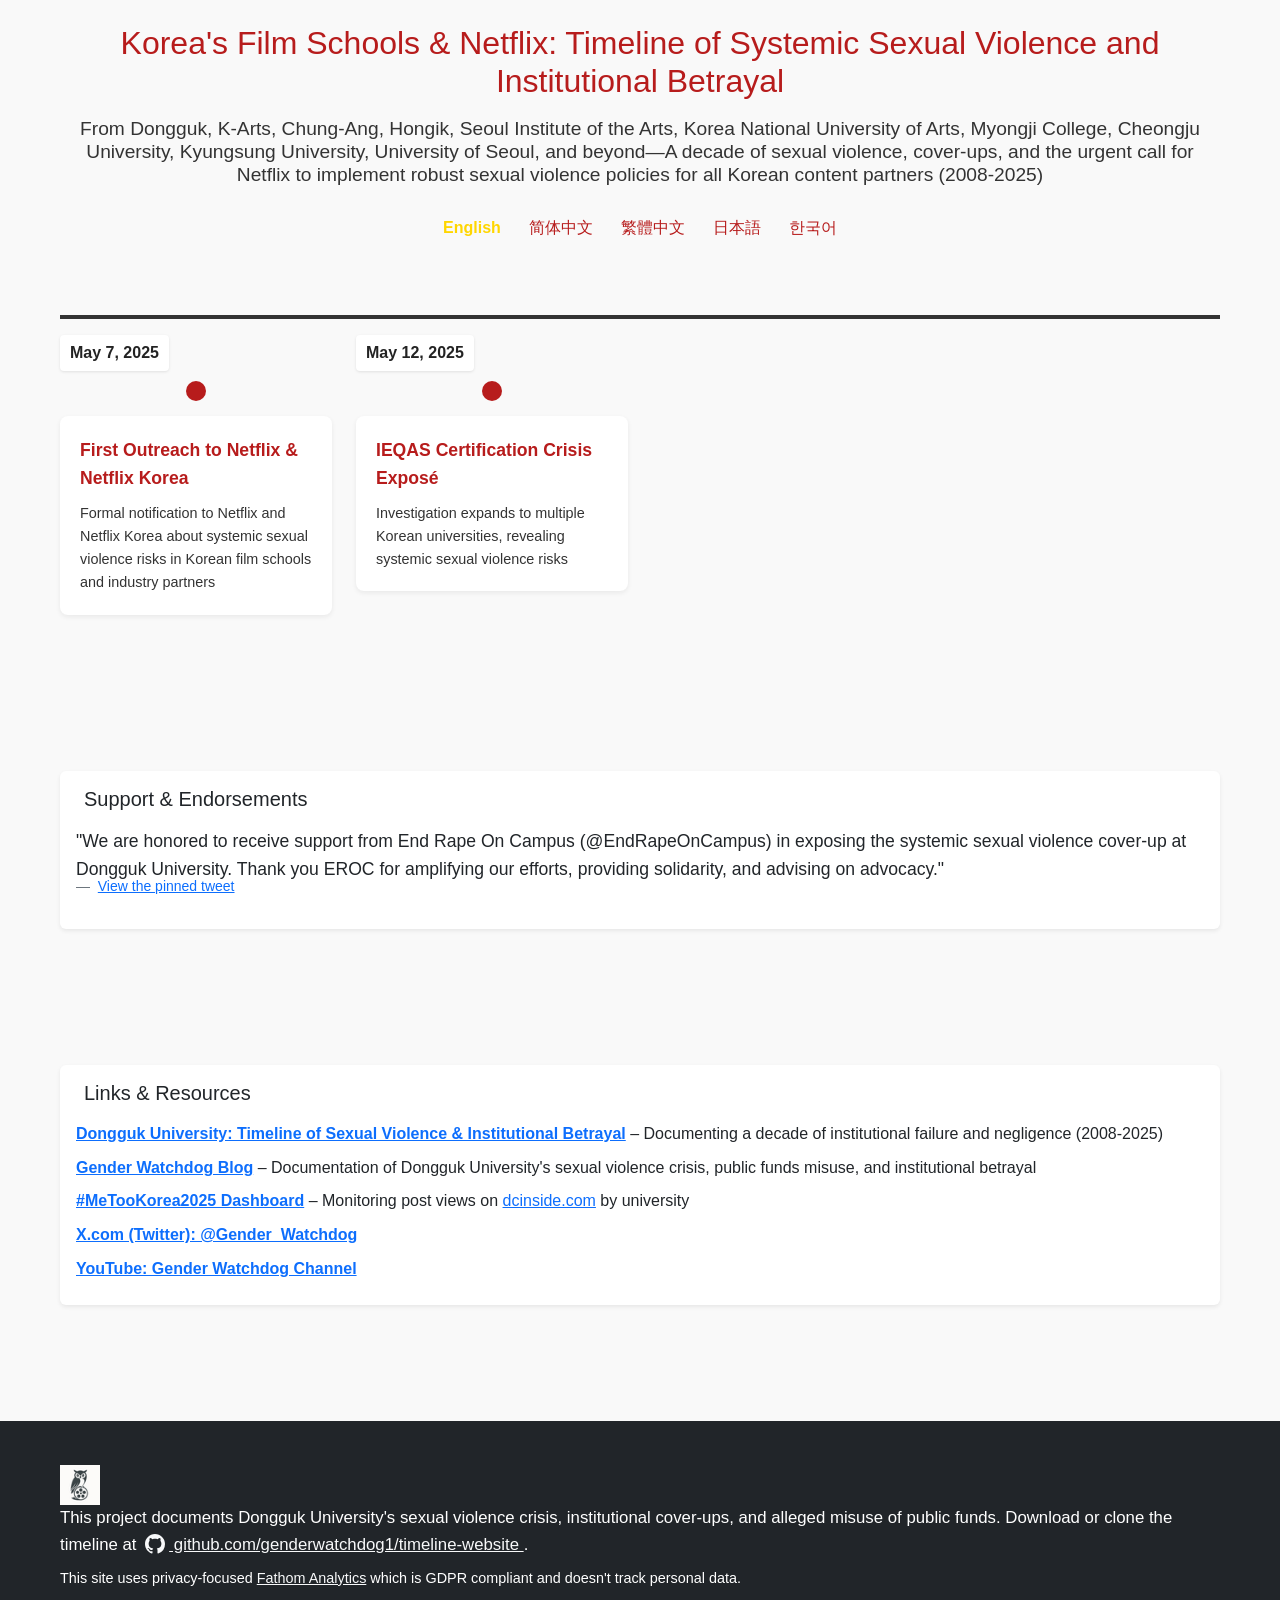
<file: index.html>
<!DOCTYPE html>
<html lang="en">
<head>
  <meta charset="UTF-8">
  <meta name="viewport" content="width=device-width, initial-scale=1.0">
  <title>Korea's Film Schools & Netflix: Timeline of Systemic Sexual Violence and Institutional Betrayal</title>
  <meta name="description" content="A decade of sexual violence, institutional betrayal, and public funds fraud across Dongguk, K-Arts, Chung-Ang, Hongik, Seoul Institute of the Arts, Korea National University of Arts, Myongji College, Cheongju University, Kyungsung University, University of Seoul, and more—exposing the urgent need for accountability in Korea's film education and Netflix's content industry.">
  <meta name="keywords" content="Dongguk University, sexual violence cases, sexual violence prevention, institutional negligence, university accountability, Korea sexual assault, Title IX violations, campus safety, university fraud allegations">
  <meta property="og:title" content="Korea's Film Schools & Netflix: Timeline of Systemic Sexual Violence and Institutional Betrayal">
  <meta property="og:description" content="A decade of sexual violence, institutional betrayal, and public funds fraud across Dongguk, K-Arts, Chung-Ang, Hongik, Seoul Institute of the Arts, Korea National University of Arts, Myongji College, Cheongju University, Kyungsung University, University of Seoul, and more—exposing the urgent need for accountability in Korea's film education and Netflix's content industry.">
  <meta property="og:type" content="website">
  <meta property="og:url" content="https://genderwatchdog1.github.io/timeline-website/index.html">
  <link rel="canonical" href="https://genderwatchdog1.github.io/timeline-website/index.html">
  <link rel="alternate" hreflang="en" href="https://genderwatchdog1.github.io/timeline-website/index.html">
  <link rel="alternate" hreflang="zh-CN" href="https://genderwatchdog1.github.io/timeline-website/timeline_zh_cn.html">
  <link rel="alternate" hreflang="zh-TW" href="https://genderwatchdog1.github.io/timeline-website/timeline_zh_tw.html">
  <link rel="alternate" hreflang="ja" href="https://genderwatchdog1.github.io/timeline-website/timeline_ja.html">
  <link rel="alternate" hreflang="ko" href="https://genderwatchdog1.github.io/timeline-website/timeline_ko.html">
  
  <!-- Fathom - beautiful, simple website analytics -->
  <script src="https://cdn.usefathom.com/script.js" data-site="OCSEXWRF" defer></script>
  <!-- / Fathom -->
  
  <!-- Favicon setup -->
  <link rel="icon" type="image/png" href="imgs/favicons/gender_watchdog_favicon_16x16.png" sizes="16x16">
  <link rel="icon" type="image/png" href="imgs/favicons/gender_watchdog_favicon_32x32.png" sizes="32x32">
  <link rel="icon" type="image/png" href="imgs/favicons/gender_watchdog_favicon_48x48.png" sizes="48x48">
  <link rel="icon" type="image/png" href="imgs/favicons/gender_watchdog_favicon_64x64.png" sizes="64x64">
  <link rel="icon" type="image/png" href="imgs/favicons/gender_watchdog_favicon_128x128.png" sizes="128x128">
  <link rel="apple-touch-icon" href="imgs/favicons/gender_watchdog_favicon_128x128.png">
  <!-- For IE -->
  <link rel="shortcut icon" href="imgs/favicons/gender_watchdog_favicon_32x32.png">
  
  <!-- Bootstrap CSS -->
  <link href="https://cdn.jsdelivr.net/npm/bootstrap@5.3.0/dist/css/bootstrap.min.css" rel="stylesheet">
  <link rel="stylesheet" href="css/timeline.css">
  <style>
    /* Page layout styles */
    html, body {
      height: 100%;
    }
    body {
      display: flex;
      flex-direction: column;
      min-height: 100vh;
    }
    .content {
      flex: 1 0 auto;
      display: flex;
      flex-direction: column;
    }
  </style>
</head>
<body>
  <!-- Main Content -->
  <div class="content">
    <div class="container py-4">
      <h1 class="text-center">Korea's Film Schools & Netflix: Timeline of Systemic Sexual Violence and Institutional Betrayal</h1>
      <h2 class="subtitle text-center mb-4">From Dongguk, K-Arts, Chung-Ang, Hongik, Seoul Institute of the Arts, Korea National University of Arts, Myongji College, Cheongju University, Kyungsung University, University of Seoul, and beyond—A decade of sexual violence, cover-ups, and the urgent call for Netflix to implement robust sexual violence policies for all Korean content partners (2008-2025)</h2>
    
      <div class="d-flex justify-content-center flex-wrap mb-4">
        <a href="index.html" class="language-link active mx-1">English</a>
        <a href="timeline_zh_cn.html" class="language-link mx-1">简体中文</a>
        <a href="timeline_zh_tw.html" class="language-link mx-1">繁體中文</a>
        <a href="timeline_ja.html" class="language-link mx-1">日本語</a>
        <a href="timeline_ko.html" class="language-link mx-1">한국어</a>
    </div>
    
    <div class="timeline-container">
        <div class="timeline">
          <!-- Timeline track (horizontal line or vertical line in mobile) -->
          <div class="timeline-track"></div>
          
          <!-- Timeline Events - All in a single row container -->
          <div class="row">
          <!-- May 7, 2025: First Outreach to Netflix and Netflix Korea -->
          <div class="col-xl-3 col-lg-4 col-md-6 col-12 mb-4">
            <div class="timeline-event" data-link="blog_posts/en/05072025_netflix_outreach.html">
              <div class="timeline-date">May 7, 2025</div>
              <div class="timeline-dot"></div>
              <div class="timeline-content">
                <div class="timeline-title">First Outreach to Netflix & Netflix Korea</div>
                <div class="timeline-snippet">Formal notification to Netflix and Netflix Korea about systemic sexual violence risks in Korean film schools and industry partners</div>
                <div class="timeline-tooltip">
                  <p>On May 6-7, 2025, the Gender Watchdog Research Collective sent urgent notifications to Netflix and Netflix Korea, warning of Title IX and reputational risks due to systemic sexual violence across Korean arts universities and their industry partners.</p>
                  <p>These emails documented the widespread nature of sexual violence in Korean film schools, the direct risk to Netflix's content partnerships, and the need for immediate compliance review.</p>
                  <p><strong>Available in:</strong></p>
                  <ul>
                    <li><a href="blog_posts/en/05072025_netflix_outreach.html" target="_blank">English</a></li>
                    <li><a href="blog_posts/zh_ch/05072025_netflix_outreach.html" target="_blank">简体中文</a></li>
                    <li><a href="blog_posts/zh_tw/05072025_netflix_outreach.html" target="_blank">繁體中文</a></li>
                    <li><a href="blog_posts/ja/05072025_netflix_outreach.html" target="_blank">日本語</a></li>
                    <li><a href="blog_posts/ko/05072025_netflix_outreach.html" target="_blank">한국어</a></li>
                  </ul>
                  <p class="tooltip-help">(Click the links above to read the full text)</p>
                </div>
              </div>
            </div>
          </div>
          <!-- May 12, 2025: IEQAS Exposé & Expanded Investigation -->
          <div class="col-xl-3 col-lg-4 col-md-6 col-12 mb-4">
            <div class="timeline-event" data-link="blog_posts/en/05152025_horizontal_ieqas.html">
              <div class="timeline-date">May 12, 2025</div>
              <div class="timeline-dot"></div>
              <div class="timeline-content">
                <div class="timeline-title">IEQAS Certification Crisis Exposé</div>
                <div class="timeline-snippet">Investigation expands to multiple Korean universities, revealing systemic sexual violence risks</div>
                <div class="timeline-tooltip">
                  <p>After government and university inaction for 34+ days, our investigation expands to systemic sexual violence issues across Korean higher education institutions.</p>
                  <p>Findings reveal compromised IEQAS certification, with institutions maintaining programs with documented sexual violence risks and falsifying partnerships for funding.</p>
                  <p>Investigation now examines:</p>
                  <ul>
                    <li>Partnership claims across universities</li>
                    <li>All-male faculty in film departments</li>
                    <li>Structural factors enabling sexual violence</li>
                  </ul>
                  <p><strong>Available in:</strong></p>
                  <ul>
                    <li><a href="blog_posts/en/05152025_horizontal_ieqas.html" target="_blank">English</a></li>
                    <li><a href="blog_posts/zh_ch/05152025_zh_ch_horizontal_ieqas.html" target="_blank">简体中文</a></li>
                    <li><a href="blog_posts/zh_tw/05152025_zh_tw_horizontal_ieqas.html" target="_blank">繁體中文</a></li>
                    <li><a href="blog_posts/ja/05152025_ja_horizontal_ieqas.html" target="_blank">日本語</a></li>
                    <li><a href="blog_posts/ko/05152025_ko_horizontal_ieqas.html" target="_blank">한국어</a></li>
                  </ul>
                  <p class="tooltip-help">(Click the links above to read the full text)</p>
                </div>
              </div>
            </div>
          </div>
          </div>
        </div>
      </div>
    </div>
  </div>

  <!-- Support & Endorsements Section -->
  <div class="container my-5">
    <div class="card shadow-sm border-0">
      <div class="card-body">
        <h3 class="h5 mb-3"><i class="bi bi-megaphone-fill me-2"></i>Support & Endorsements</h3>
        <blockquote class="blockquote mb-2" style="font-size:1.1rem;">
          "We are honored to receive support from End Rape On Campus (@EndRapeOnCampus) in exposing the systemic sexual violence cover-up at Dongguk University. Thank you EROC for amplifying our efforts, providing solidarity, and advising on advocacy."
        </blockquote>
        <footer class="blockquote-footer">
          <a href="https://x.com/Gender_Watchdog/status/1917483599189926092" target="_blank" rel="noopener">
            View the pinned tweet
          </a>
        </footer>
      </div>
    </div>
  </div>

  <!-- Links & Resources Section -->
  <div class="container my-5">
    <div class="card shadow-sm border-0">
      <div class="card-body">
        <h3 class="h5 mb-3"><i class="bi bi-link-45deg me-2"></i>Links & Resources</h3>
        <ul class="list-unstyled mb-0">
          <li class="mb-2">
            <a href="https://genderwatchdog.org/" target="_blank" rel="noopener" class="fw-semibold">Dongguk University: Timeline of Sexual Violence & Institutional Betrayal</a>
            &ndash; Documenting a decade of institutional failure and negligence (2008-2025)
          </li>
          <li class="mb-2">
            <a href="https://blog.genderwatchdog.org/" target="_blank" rel="noopener" class="fw-semibold">Gender Watchdog Blog</a>
            &ndash; Documentation of Dongguk University's sexual violence crisis, public funds misuse, and institutional betrayal
          </li>
          <li class="mb-2">
            <a href="https://dashboard.genderwatchdog.org/" target="_blank" rel="noopener" class="fw-semibold">#MeTooKorea2025 Dashboard</a>
            &ndash; Monitoring post views on <a href="https://www.dcinside.com/" target="_blank" rel="noopener">dcinside.com</a> by university
          </li>
          <li class="mb-2">
            <a href="https://x.com/Gender_Watchdog" target="_blank" rel="noopener" class="fw-semibold">X.com (Twitter): @Gender_Watchdog</a>
          </li>
          <li class="mb-2">
            <a href="https://www.youtube.com/@GenderWatchdog/shorts" target="_blank" rel="noopener" class="fw-semibold">YouTube: Gender Watchdog Channel</a>
          </li>
        </ul>
      </div>
    </div>
  </div>
  
  <!-- Footer -->
  <footer class="bg-dark text-white py-4 mt-5">
    <div class="container d-flex align-items-center justify-content-center justify-content-md-between flex-wrap">
      <div class="footer-logo me-3 mb-3 mb-md-0">
        <img src="imgs/favicons/gender_watchdog_favicon_48x48.png" alt="Gender Watchdog Logo" class="img-fluid" style="max-width:40px; height:auto;">
      </div>
      <div class="flex-grow-1 text-center text-md-start">
        <span style="font-size:1.05rem;">
          This project documents Dongguk University's sexual violence crisis, institutional cover-ups, and alleged misuse of public funds. Download or clone the timeline at
          <a href="https://github.com/genderwatchdog1/timeline-website" class="text-light ms-1" target="_blank" style="text-decoration:underline;">
            <svg xmlns="http://www.w3.org/2000/svg" width="20" height="20" fill="currentColor" class="bi bi-github mb-1 me-1" viewBox="0 0 16 16" style="vertical-align:middle;">
              <path d="M8 0C3.58 0 0 3.58 0 8c0 3.54 2.29 6.53 5.47 7.59.4.07.55-.17.55-.38 0-.19-.01-.82-.01-1.49-2.01.37-2.53-.49-2.69-.94-.09-.23-.48-.94-.82-1.13-.28-.15-.68-.52-.01-.53.63-.01 1.08.58 1.23.82.72 1.21 1.87.87 2.33.66.07-.52.28-.87.51-1.07-1.78-.2-3.64-.89-3.64-3.95 0-.87.31-1.59.82-2.15-.08-.2-.36-1.02.08-2.12 0 0 .67-.21 2.2.82.64-.18 1.32-.27 2-.27.68 0 1.36.09 2 .27 1.53-1.04 2.2-.82 2.2-.82.44 1.1.16 1.92.08 2.12.51.56.82 1.27.82 2.15 0 3.07-1.87 3.75-3.65 3.95.29.25.54.73.54 1.48 0 1.07-.01 1.93-.01 2.2 0 .21.15.46.55.38A8.012 8.012 0 0 0 16 8c0-4.42-3.58-8-8-8z"/>
            </svg>
            github.com/genderwatchdog1/timeline-website
          </a>.
        </span>
        <p class="mt-2 mb-0" style="font-size:0.9rem;">
          This site uses privacy-focused <a href="https://usefathom.com/ref/XPMDGVBQ" class="text-light" style="text-decoration:underline;" target="_blank">Fathom Analytics</a> which is GDPR compliant and doesn't track personal data.
        </p>
      </div>
    </div>
  </footer>

  <!-- Bootstrap JS Bundle with Popper -->
  <script src="https://cdn.jsdelivr.net/npm/bootstrap@5.3.0/dist/js/bootstrap.bundle.min.js"></script>
  <script src="js/timeline.js"></script>
  <script src="js/structured-data.js"></script>
</body>
</html>
</file>
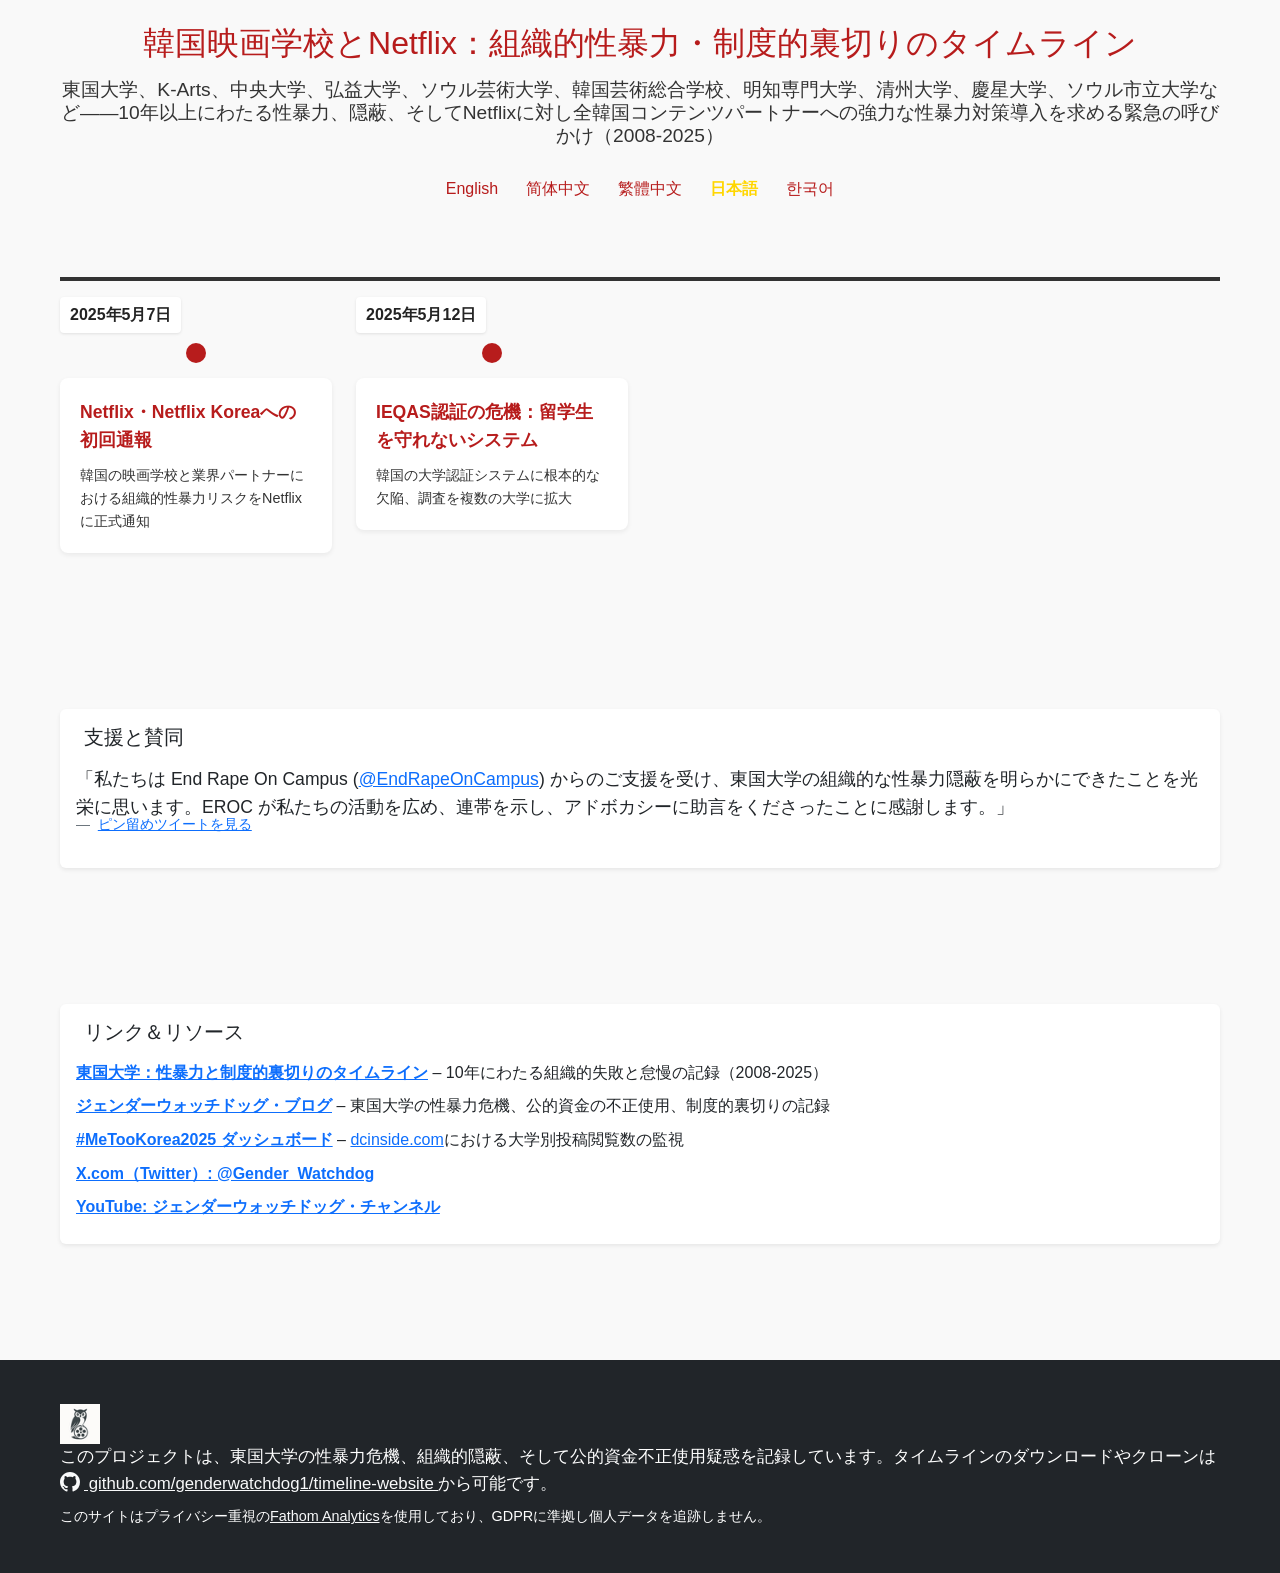
<file: timeline_ja.html>
<!DOCTYPE html>
<html lang="ja">
<head>
  <meta charset="UTF-8">
  <meta name="viewport" content="width=device-width, initial-scale=1.0">
  <title>東国大学の真実：10年間の性暴力危機</title>
  <meta name="description" content="東国大学における10年にわたる性暴力事件、制度的怠慢、および公的資金詐欺疑惑の包括的なタイムライン（2008-2025）。性暴力防止に関する組織的失敗の証拠に基づく記録。">
  <meta name="keywords" content="東国大学, 性暴力事件, 性暴力防止, 制度的怠慢, 大学の説明責任, 韓国性暴力, タイトルIX違反, キャンパス性暴力防止, 大学詐欺疑惑">
  <meta property="og:title" content="東国大学の真実：10年間の性暴力危機">
  <meta property="og:description" content="東国大学における10年にわたる性暴力事件、制度的怠慢、および公的資金詐欺疑惑の包括的なタイムライン（2008-2025）。性暴力防止に関する組織的失敗の証拠に基づく記録。">
  <meta property="og:type" content="website">
  <meta property="og:url" content="https://genderwatchdog1.github.io/timeline-website/timeline_ja.html">
  <link rel="canonical" href="https://genderwatchdog1.github.io/timeline-website/timeline_ja.html">
  <link rel="alternate" hreflang="en" href="https://genderwatchdog1.github.io/timeline-website/index.html">
  <link rel="alternate" hreflang="zh-CN" href="https://genderwatchdog1.github.io/timeline-website/timeline_zh_cn.html">
  <link rel="alternate" hreflang="zh-TW" href="https://genderwatchdog1.github.io/timeline-website/timeline_zh_tw.html">
  <link rel="alternate" hreflang="ja" href="https://genderwatchdog1.github.io/timeline-website/timeline_ja.html">
  <link rel="alternate" hreflang="ko" href="https://genderwatchdog1.github.io/timeline-website/timeline_ko.html">
  
  <!-- Fathom - beautiful, simple website analytics -->
  <script src="https://cdn.usefathom.com/script.js" data-site="OCSEXWRF" defer></script>
  <!-- / Fathom -->
  
  <!-- Favicon setup -->
  <link rel="icon" type="image/png" href="imgs/favicons/gender_watchdog_favicon_16x16.png" sizes="16x16">
  <link rel="icon" type="image/png" href="imgs/favicons/gender_watchdog_favicon_32x32.png" sizes="32x32">
  <link rel="icon" type="image/png" href="imgs/favicons/gender_watchdog_favicon_48x48.png" sizes="48x48">
  <link rel="icon" type="image/png" href="imgs/favicons/gender_watchdog_favicon_64x64.png" sizes="64x64">
  <link rel="icon" type="image/png" href="imgs/favicons/gender_watchdog_favicon_128x128.png" sizes="128x128">
  <link rel="apple-touch-icon" href="imgs/favicons/gender_watchdog_favicon_128x128.png">
  <!-- For IE -->
  <link rel="shortcut icon" href="imgs/favicons/gender_watchdog_favicon_32x32.png">
  
  <!-- Bootstrap CSS -->
  <link href="https://cdn.jsdelivr.net/npm/bootstrap@5.3.0/dist/css/bootstrap.min.css" rel="stylesheet">
  <link rel="stylesheet" href="css/timeline.css">
  <style>
    /* Page layout styles */
    html, body {
      height: 100%;
    }
    body {
      display: flex;
      flex-direction: column;
      min-height: 100vh;
    }
    .content {
      flex: 1 0 auto;
      display: flex;
      flex-direction: column;
    }
  </style>
</head>
<body>
  <!-- Main Content -->
  <div class="content">
    <div class="container py-4">
      <h1 class="text-center">韓国映画学校とNetflix：組織的性暴力・制度的裏切りのタイムライン</h1>
      <h2 class="subtitle text-center mb-4">東国大学、K-Arts、中央大学、弘益大学、ソウル芸術大学、韓国芸術総合学校、明知専門大学、清州大学、慶星大学、ソウル市立大学など——10年以上にわたる性暴力、隠蔽、そしてNetflixに対し全韓国コンテンツパートナーへの強力な性暴力対策導入を求める緊急の呼びかけ（2008-2025）</h2>
    
      <div class="d-flex justify-content-center flex-wrap mb-4">
        <a href="index.html" class="language-link mx-1">English</a>
        <a href="timeline_zh_cn.html" class="language-link mx-1">简体中文</a>
        <a href="timeline_zh_tw.html" class="language-link mx-1">繁體中文</a>
        <a href="timeline_ja.html" class="language-link active mx-1">日本語</a>
        <a href="timeline_ko.html" class="language-link mx-1">한국어</a>
    </div>
    
    <div class="timeline-container">
        <div class="timeline">
          <!-- Timeline track (horizontal line or vertical line in mobile) -->
          <div class="timeline-track"></div>
          
          <!-- Timeline Events - All in a single row container -->
          <div class="row">
          <!-- 2025年5月7日: NetflixおよびNetflix Koreaへの初回通報 -->
          <div class="col-xl-3 col-lg-4 col-md-6 col-12 mb-4">
            <div class="timeline-event" data-link="blog_posts/ja/05072025_netflix_outreach.html">
              <div class="timeline-date">2025年5月7日</div>
              <div class="timeline-dot"></div>
              <div class="timeline-content">
                <div class="timeline-title">Netflix・Netflix Koreaへの初回通報</div>
                <div class="timeline-snippet">韓国の映画学校と業界パートナーにおける組織的性暴力リスクをNetflixに正式通知</div>
                <div class="timeline-tooltip">
                  <p>2025年5月6日と7日、ジェンダーウォッチドッグ・リサーチ・コレクティブはNetflixおよびNetflix Koreaに対し、韓国の芸術大学とその業界パートナーにおける組織的な性暴力リスクとTitle IX違反の危険性について緊急通知を送りました。</p>
                  <p>これらのメールは、韓国の映画学校における性暴力の蔓延、Netflixのコンテンツパートナーシップへの直接的なリスク、そして即時のコンプライアンス見直しの必要性を記録しています。</p>
                  <p><strong>提供言語：</strong></p>
                  <ul>
                    <li><a href="blog_posts/en/05072025_netflix_outreach.html" target="_blank">English</a></li>
                    <li><a href="blog_posts/zh_ch/05072025_netflix_outreach.html" target="_blank">简体中文</a></li>
                    <li><a href="blog_posts/zh_tw/05072025_netflix_outreach.html" target="_blank">繁體中文</a></li>
                    <li><a href="blog_posts/ja/05072025_netflix_outreach.html" target="_blank">日本語</a></li>
                    <li><a href="blog_posts/ko/05072025_netflix_outreach.html" target="_blank">한국어</a></li>
                  </ul>
                  <p class="tooltip-help">（上記リンクをクリックして全文をお読みください）</p>
                </div>
              </div>
            </div>
          </div>
          <!-- 2025年5月12日: IEQAS認証の危機と調査拡大 -->
          <div class="col-xl-3 col-lg-4 col-md-6 col-12 mb-4">
            <div class="timeline-event" data-link="blog_posts/ja/05152025_ja_horizontal_ieqas.html">
              <div class="timeline-date">2025年5月12日</div>
              <div class="timeline-dot"></div>
              <div class="timeline-content">
                <div class="timeline-title">IEQAS認証の危機：留学生を守れないシステム</div>
                <div class="timeline-snippet">韓国の大学認証システムに根本的な欠陥、調査を複数の大学に拡大</div>
                <div class="timeline-tooltip">
                  <p>特報：韓国政府の国際教育品質保証システム（IEQAS）は、認証を受けた機関が性暴力リスクが高いプログラムを維持し、国際パートナーシップを偽造している事実にもかかわらず機能不全に陥っています。</p>
                  <p>韓国政府機関と東国大学が34日以上にわたって完全に無反応であるため、私たちは調査範囲を拡大し、これが東国大学だけの問題ではなく韓国の高等教育全体に及ぶ体系的な問題であるという確信を検証しています。他の複数の韓国大学でも同様の懸念が明らかになり始めています。</p>
                  <p><strong>調査拡大の焦点：</strong></p>
                  <ul>
                    <li>複数の韓国大学のパートナーシップ主張の検証</li>
                    <li>学部全体の教員ジェンダー比率（K-Arts映画学科の教授10名全員が男性など）</li>
                    <li>タイトルIX法の下で米国大学がパートナーシップを維持できない構造的要因</li>
                  </ul>
                  <p><strong>提供言語：</strong></p>
                  <ul>
                    <li><a href="blog_posts/en/05152025_horizontal_ieqas.html" target="_blank">English</a></li>
                    <li><a href="blog_posts/zh_ch/05152025_zh_ch_horizontal_ieqas.html" target="_blank">简体中文</a></li>
                    <li><a href="blog_posts/zh_tw/05152025_zh_tw_horizontal_ieqas.html" target="_blank">繁體中文</a></li>
                    <li><a href="blog_posts/ja/05152025_ja_horizontal_ieqas.html" target="_blank">日本語</a></li>
                    <li><a href="blog_posts/ko/05152025_ko_horizontal_ieqas.html" target="_blank">한국어</a></li>
                  </ul>
                  <p class="tooltip-help">（上記リンクをクリックして全文をお読みください）</p>
                </div>
              </div>
            </div>
          </div>
          </div>
        </div>
      </div>
    </div>
  </div>

  <!-- Support & Endorsements Section -->
  <div class="container my-5">
    <div class="card shadow-sm border-0">
      <div class="card-body">
        <h3 class="h5 mb-3"><i class="bi bi-megaphone-fill me-2"></i>支援と賛同</h3>
        <blockquote class="blockquote mb-2" style="font-size:1.1rem;">
          「私たちは End Rape On Campus (<a href='https://twitter.com/EndRapeOnCampus' target='_blank' rel='noopener'>@EndRapeOnCampus</a>) からのご支援を受け、東国大学の組織的な性暴力隠蔽を明らかにできたことを光栄に思います。EROC が私たちの活動を広め、連帯を示し、アドボカシーに助言をくださったことに感謝します。」
        </blockquote>
        <footer class="blockquote-footer">
          <a href="https://x.com/Gender_Watchdog/status/1917485075505242324" target="_blank" rel="noopener">
            ピン留めツイートを見る
          </a>
        </footer>
      </div>
    </div>
  </div>

  <!-- Links & Resources Section -->
  <div class="container my-5">
    <div class="card shadow-sm border-0">
      <div class="card-body">
        <h3 class="h5 mb-3"><i class="bi bi-link-45deg me-2"></i>リンク＆リソース</h3>
        <ul class="list-unstyled mb-0">
          <li class="mb-2">
            <a href="https://genderwatchdog.org/" target="_blank" rel="noopener" class="fw-semibold">東国大学：性暴力と制度的裏切りのタイムライン</a>
            &ndash; 10年にわたる組織的失敗と怠慢の記録（2008-2025）
          </li>
          <li class="mb-2">
            <a href="https://blog.genderwatchdog.org/" target="_blank" rel="noopener" class="fw-semibold">ジェンダーウォッチドッグ・ブログ</a>
            &ndash; 東国大学の性暴力危機、公的資金の不正使用、制度的裏切りの記録
          </li>
          <li class="mb-2">
            <a href="https://dashboard.genderwatchdog.org/" target="_blank" rel="noopener" class="fw-semibold">#MeTooKorea2025 ダッシュボード</a>
            &ndash; <a href="https://www.dcinside.com/" target="_blank" rel="noopener">dcinside.com</a>における大学別投稿閲覧数の監視
          </li>
          <li class="mb-2">
            <a href="https://x.com/Gender_Watchdog" target="_blank" rel="noopener" class="fw-semibold">X.com（Twitter）: @Gender_Watchdog</a>
          </li>
          <li class="mb-2">
            <a href="https://www.youtube.com/@GenderWatchdog/shorts" target="_blank" rel="noopener" class="fw-semibold">YouTube: ジェンダーウォッチドッグ・チャンネル</a>
          </li>
        </ul>
      </div>
    </div>
  </div>

  <!-- Footer -->
  <footer class="bg-dark text-white py-4 mt-5">
    <div class="container d-flex align-items-center justify-content-center justify-content-md-between flex-wrap">
      <div class="footer-logo me-3 mb-3 mb-md-0">
        <img src="imgs/favicons/gender_watchdog_favicon_48x48.png" alt="Gender Watchdog Logo" class="img-fluid" style="max-width:40px; height:auto;">
      </div>
      <div class="flex-grow-1 text-center text-md-start">
        <span style="font-size:1.05rem;">
          このプロジェクトは、東国大学の性暴力危機、組織的隠蔽、そして公的資金不正使用疑惑を記録しています。タイムラインのダウンロードやクローンは
          <a href="https://github.com/genderwatchdog1/timeline-website" class="text-light ms-1" target="_blank" style="text-decoration:underline;">
            <svg xmlns="http://www.w3.org/2000/svg" width="20" height="20" fill="currentColor" class="bi bi-github mb-1 me-1" viewBox="0 0 16 16" style="vertical-align:middle;">
              <path d="M8 0C3.58 0 0 3.58 0 8c0 3.54 2.29 6.53 5.47 7.59.4.07.55-.17.55-.38 0-.19-.01-.82-.01-1.49-2.01.37-2.53-.49-2.69-.94-.09-.23-.48-.94-.82-1.13-.28-.15-.68-.52-.01-.53.63-.01 1.08.58 1.23.82.72 1.21 1.87.87 2.33.66.07-.52.28-.87.51-1.07-1.78-.2-3.64-.89-3.64-3.95 0-.87.31-1.59.82-2.15-.08-.2-.36-1.02.08-2.12 0 0 .67-.21 2.2.82.64-.18 1.32-.27 2-.27.68 0 1.36.09 2 .27 1.53-1.04 2.2-.82 2.2-.82.44 1.1.16 1.92.08 2.12.51.56.82 1.27.82 2.15 0 3.07-1.87 3.75-3.65 3.95.29.25.54.73.54 1.48 0 1.07-.01 1.93-.01 2.2 0 .21.15.46.55.38A8.012 8.012 0 0 0 16 8c0-4.42-3.58-8-8-8z"/>
            </svg>
            github.com/genderwatchdog1/timeline-website
          </a> から可能です。
        </span>
        <p class="mt-2 mb-0" style="font-size:0.9rem;">
          このサイトはプライバシー重視の<a href="https://usefathom.com/ref/XPMDGVBQ" class="text-light" style="text-decoration:underline;" target="_blank">Fathom Analytics</a>を使用しており、GDPRに準拠し個人データを追跡しません。
        </p>
      </div>
    </div>
  </footer>

  <!-- Bootstrap JS Bundle with Popper -->
  <script src="https://cdn.jsdelivr.net/npm/bootstrap@5.3.0/dist/js/bootstrap.bundle.min.js"></script>
  <script src="js/timeline.js"></script>
  <script src="js/structured-data.js"></script>
</body>
</html>
</file>
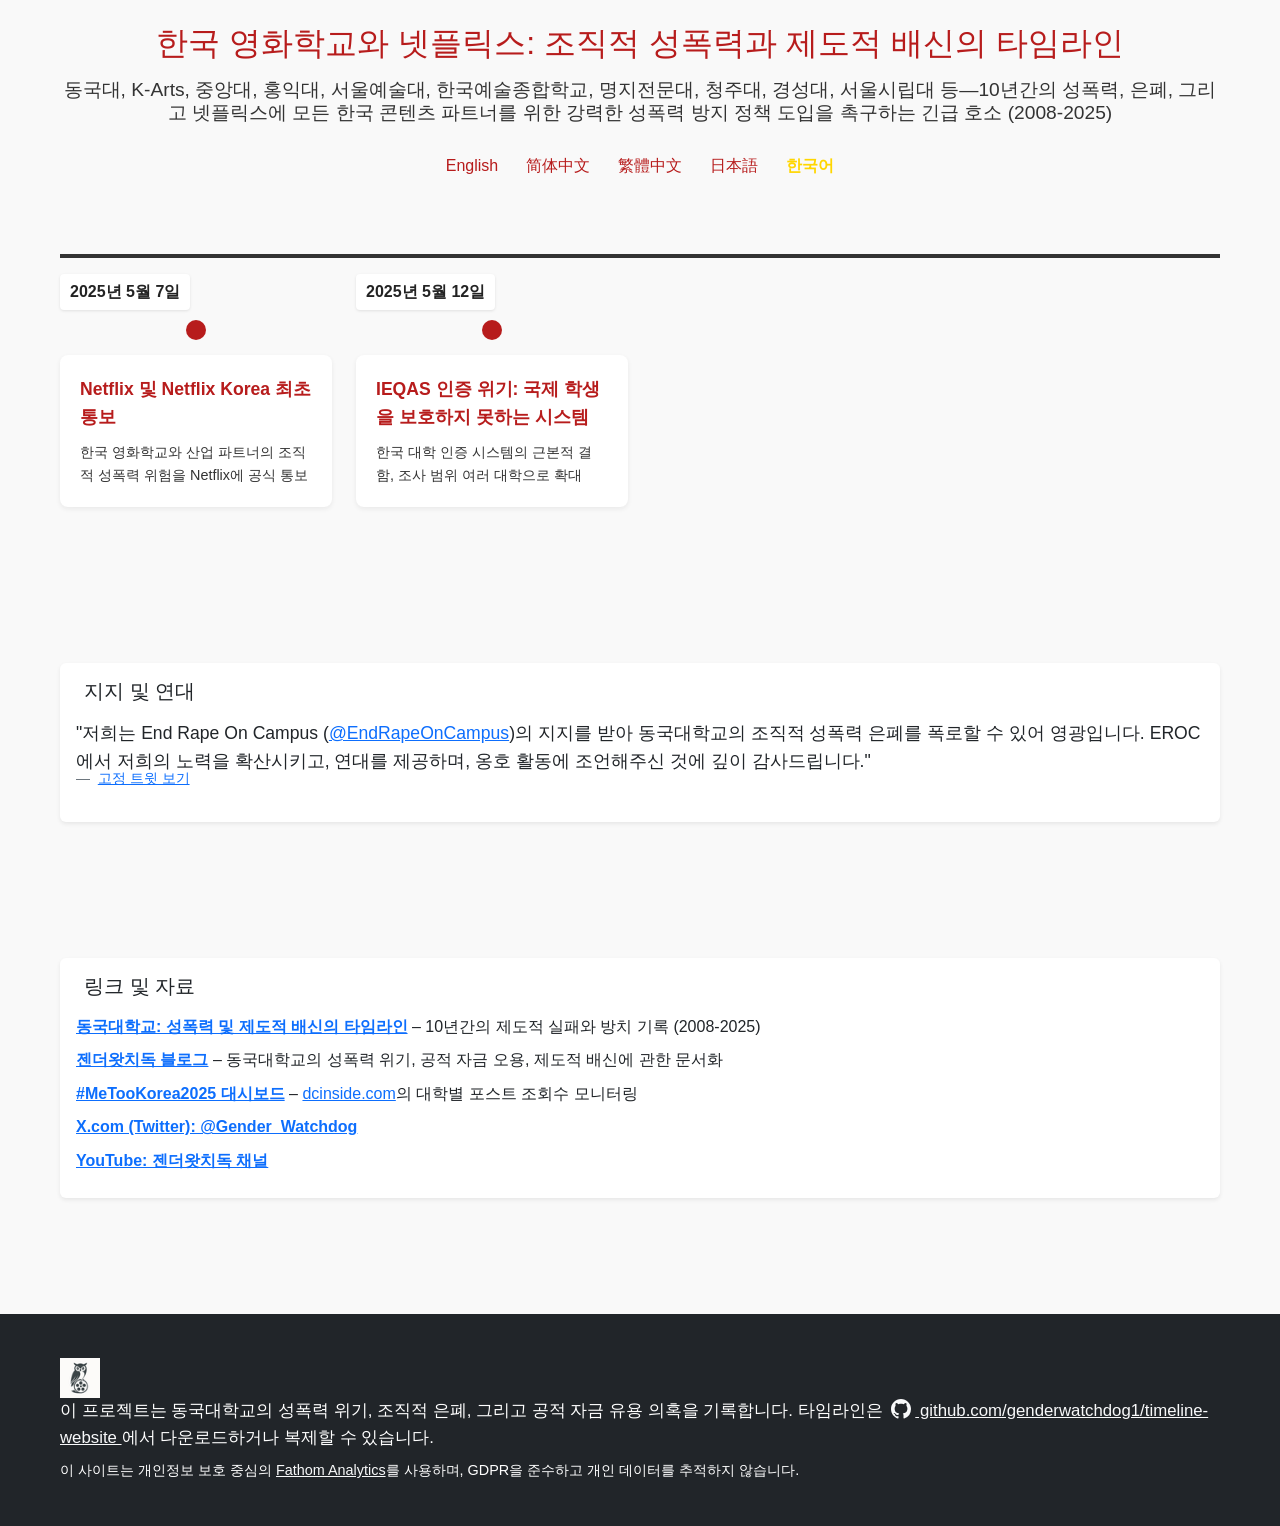
<file: timeline_ko.html>
<!DOCTYPE html>
<html lang="ko">
<head>
  <meta charset="UTF-8">
  <meta name="viewport" content="width=device-width, initial-scale=1.0">
  <title>동국대학교의 진실: 10년간의 성폭력 위기</title>
  <meta name="description" content="동국대학교의 10년간 성폭력 사건, 제도적 방치, 공적 자금 사기 의혹에 대한 포괄적인 타임라인(2008-2025). 성폭력 방지에 관한 조직적 실패의 증거 기반 기록.">
  <meta name="keywords" content="동국대학교, 성폭력 사건, 성폭력 방지, 제도적 방치, 대학 책임성, 한국 성폭력, 타이틀 IX 위반, 캠퍼스 성폭력 방지, 대학 사기 의혹">
  <meta property="og:title" content="동국대학교의 진실: 10년간의 성폭력 위기">
  <meta property="og:description" content="동국대학교의 10년간 성폭력 사건, 제도적 방치, 공적 자금 사기 의혹에 대한 포괄적인 타임라인(2008-2025). 성폭력 방지에 관한 조직적 실패의 증거 기반 기록.">
  <meta property="og:type" content="website">
  <meta property="og:url" content="https://genderwatchdog1.github.io/timeline-website/timeline_ko.html">
  <link rel="canonical" href="https://genderwatchdog1.github.io/timeline-website/timeline_ko.html">
  <link rel="alternate" hreflang="en" href="https://genderwatchdog1.github.io/timeline-website/index.html">
  <link rel="alternate" hreflang="zh-CN" href="https://genderwatchdog1.github.io/timeline-website/timeline_zh_cn.html">
  <link rel="alternate" hreflang="zh-TW" href="https://genderwatchdog1.github.io/timeline-website/timeline_zh_tw.html">
  <link rel="alternate" hreflang="ja" href="https://genderwatchdog1.github.io/timeline-website/timeline_ja.html">
  <link rel="alternate" hreflang="ko" href="https://genderwatchdog1.github.io/timeline-website/timeline_ko.html">
  
  <!-- Fathom - beautiful, simple website analytics -->
  <script src="https://cdn.usefathom.com/script.js" data-site="OCSEXWRF" defer></script>
  <!-- / Fathom -->
  
  <!-- Favicon setup -->
  <link rel="icon" type="image/png" href="imgs/favicons/gender_watchdog_favicon_16x16.png" sizes="16x16">
  <link rel="icon" type="image/png" href="imgs/favicons/gender_watchdog_favicon_32x32.png" sizes="32x32">
  <link rel="icon" type="image/png" href="imgs/favicons/gender_watchdog_favicon_48x48.png" sizes="48x48">
  <link rel="icon" type="image/png" href="imgs/favicons/gender_watchdog_favicon_64x64.png" sizes="64x64">
  <link rel="icon" type="image/png" href="imgs/favicons/gender_watchdog_favicon_128x128.png" sizes="128x128">
  <link rel="apple-touch-icon" href="imgs/favicons/gender_watchdog_favicon_128x128.png">
  <!-- For IE -->
  <link rel="shortcut icon" href="imgs/favicons/gender_watchdog_favicon_32x32.png">
  
  <!-- Bootstrap CSS -->
  <link href="https://cdn.jsdelivr.net/npm/bootstrap@5.3.0/dist/css/bootstrap.min.css" rel="stylesheet">
  <link rel="stylesheet" href="css/timeline.css">
  <style>
    /* Page layout styles */
    html, body {
      height: 100%;
    }
    body {
      display: flex;
      flex-direction: column;
      min-height: 100vh;
    }
    .content {
      flex: 1 0 auto;
      display: flex;
      flex-direction: column;
    }
  </style>
</head>
<body>
  <!-- Main Content -->
  <div class="content">
    <div class="container py-4">
      <h1 class="text-center">한국 영화학교와 넷플릭스: 조직적 성폭력과 제도적 배신의 타임라인</h1>
      <h2 class="subtitle text-center mb-4">동국대, K-Arts, 중앙대, 홍익대, 서울예술대, 한국예술종합학교, 명지전문대, 청주대, 경성대, 서울시립대 등—10년간의 성폭력, 은폐, 그리고 넷플릭스에 모든 한국 콘텐츠 파트너를 위한 강력한 성폭력 방지 정책 도입을 촉구하는 긴급 호소 (2008-2025)</h2>
    
      <div class="d-flex justify-content-center flex-wrap mb-4">
        <a href="index.html" class="language-link mx-1">English</a>
        <a href="timeline_zh_cn.html" class="language-link mx-1">简体中文</a>
        <a href="timeline_zh_tw.html" class="language-link mx-1">繁體中文</a>
        <a href="timeline_ja.html" class="language-link mx-1">日本語</a>
        <a href="timeline_ko.html" class="language-link active mx-1">한국어</a>
    </div>
    
    <div class="timeline-container">
        <div class="timeline">
          <!-- Timeline track (horizontal line or vertical line in mobile) -->
          <div class="timeline-track"></div>
          
          <!-- Timeline Events - All in a single row container -->
          <div class="row">
          <!-- 2025년 5월 7일: Netflix 및 Netflix Korea 최초 통보 -->
          <div class="col-xl-3 col-lg-4 col-md-6 col-12 mb-4">
            <div class="timeline-event" data-link="blog_posts/ko/05072025_netflix_outreach.html">
              <div class="timeline-date">2025년 5월 7일</div>
              <div class="timeline-dot"></div>
              <div class="timeline-content">
                <div class="timeline-title">Netflix 및 Netflix Korea 최초 통보</div>
                <div class="timeline-snippet">한국 영화학교와 산업 파트너의 조직적 성폭력 위험을 Netflix에 공식 통보</div>
                <div class="timeline-tooltip">
                  <p>2025년 5월 6일과 7일, 젠더왓치독 리서치 콜렉티브는 Netflix와 Netflix Korea에 한국 예술대학 및 산업 파트너 전반의 조직적 성폭력 위험과 Title IX 위반 위험에 대해 긴급 통보를 보냈습니다.</p>
                  <p>이 이메일들은 한국 영화학교 내 성폭력의 만연, Netflix 콘텐츠 파트너십에 대한 직접적 위험, 즉각적인 컴플라이언스 검토의 필요성을 문서화합니다.</p>
                  <p><strong>제공 언어:</strong></p>
                  <ul>
                    <li><a href="blog_posts/en/05072025_netflix_outreach.html" target="_blank">English</a></li>
                    <li><a href="blog_posts/zh_ch/05072025_netflix_outreach.html" target="_blank">简体中文</a></li>
                    <li><a href="blog_posts/zh_tw/05072025_netflix_outreach.html" target="_blank">繁體中文</a></li>
                    <li><a href="blog_posts/ja/05072025_netflix_outreach.html" target="_blank">日本語</a></li>
                    <li><a href="blog_posts/ko/05072025_netflix_outreach.html" target="_blank">한국어</a></li>
                  </ul>
                  <p class="tooltip-help">(위 링크를 클릭하여 전체 내용을 읽어보세요)</p>
                </div>
              </div>
            </div>
          </div>
          <!-- 2025년 5월 12일: IEQAS 인증 위기와 조사 확대 -->
          <div class="col-xl-3 col-lg-4 col-md-6 col-12 mb-4">
            <div class="timeline-event" data-link="blog_posts/ko/05152025_ko_horizontal_ieqas.html">
              <div class="timeline-date">2025년 5월 12일</div>
              <div class="timeline-dot"></div>
              <div class="timeline-content">
                <div class="timeline-title">IEQAS 인증 위기: 국제 학생을 보호하지 못하는 시스템</div>
                <div class="timeline-snippet">한국 대학 인증 시스템의 근본적 결함, 조사 범위 여러 대학으로 확대</div>
                <div class="timeline-tooltip">
                  <p>특종: 한국 정부의 국제교육품질보증시스템(IEQAS)은 인증 받은 기관들이 성폭력 위험이 높은 프로그램을 유지하고 국제 파트너십을 위조하고 있음에도 불구하고 기능 장애에 빠져 있습니다.</p>
                  <p>한국 정부 기관과 동국대학교가 34일 이상 완전히 무반응함에 따라, 우리는 조사 범위를 확대하여 이것이 동국대학교만의 문제가 아니라 한국 고등교육 전반에 걸친 체계적인 문제라는 확신을 검증하고 있습니다. 다른 여러 한국 대학에서도 유사한 우려 사항이 드러나기 시작했습니다.</p>
                  <p><strong>조사 확대 초점:</strong></p>
                  <ul>
                    <li>여러 한국 대학의 파트너십 주장 검증</li>
                    <li>학과 전반에 걸친 교수진 성별 비율(예: K-Arts 영화과 교수 10명 전원 남성)</li>
                    <li>타이틀 IX 법률 하에서 미국 대학들이 파트너십을 유지할 수 없게 만드는 구조적 요소</li>
                  </ul>
                  <p><strong>제공 언어:</strong></p>
                  <ul>
                    <li><a href="blog_posts/en/05152025_horizontal_ieqas.html" target="_blank">English</a></li>
                    <li><a href="blog_posts/zh_ch/05152025_zh_ch_horizontal_ieqas.html" target="_blank">简体中文</a></li>
                    <li><a href="blog_posts/zh_tw/05152025_zh_tw_horizontal_ieqas.html" target="_blank">繁體中文</a></li>
                    <li><a href="blog_posts/ja/05152025_ja_horizontal_ieqas.html" target="_blank">日本語</a></li>
                    <li><a href="blog_posts/ko/05152025_ko_horizontal_ieqas.html" target="_blank">한국어</a></li>
                  </ul>
                  <p class="tooltip-help">(위 링크를 클릭하여 전체 내용을 읽어보세요)</p>
                </div>
              </div>
            </div>
          </div>
          </div>
        </div>
      </div>
    </div>
  </div>

  <!-- Support & Endorsements Section -->
  <div class="container my-5">
    <div class="card shadow-sm border-0">
      <div class="card-body">
        <h3 class="h5 mb-3"><i class="bi bi-megaphone-fill me-2"></i>지지 및 연대</h3>
        <blockquote class="blockquote mb-2" style="font-size:1.1rem;">
          "저희는 End Rape On Campus (<a href='https://twitter.com/EndRapeOnCampus' target='_blank' rel='noopener'>@EndRapeOnCampus</a>)의 지지를 받아 동국대학교의 조직적 성폭력 은폐를 폭로할 수 있어 영광입니다. EROC에서 저희의 노력을 확산시키고, 연대를 제공하며, 옹호 활동에 조언해주신 것에 깊이 감사드립니다."
        </blockquote>
        <footer class="blockquote-footer">
          <a href="https://x.com/Gender_Watchdog/status/1917484674701746454" target="_blank" rel="noopener">
            고정 트윗 보기
          </a>
        </footer>
      </div>
    </div>
  </div>

  <!-- Links & Resources Section -->
  <div class="container my-5">
    <div class="card shadow-sm border-0">
      <div class="card-body">
        <h3 class="h5 mb-3"><i class="bi bi-link-45deg me-2"></i>링크 및 자료</h3>
        <ul class="list-unstyled mb-0">
          <li class="mb-2">
            <a href="https://genderwatchdog.org/" target="_blank" rel="noopener" class="fw-semibold">동국대학교: 성폭력 및 제도적 배신의 타임라인</a>
            &ndash; 10년간의 제도적 실패와 방치 기록 (2008-2025)
          </li>
          <li class="mb-2">
            <a href="https://blog.genderwatchdog.org/" target="_blank" rel="noopener" class="fw-semibold">젠더왓치독 블로그</a>
            &ndash; 동국대학교의 성폭력 위기, 공적 자금 오용, 제도적 배신에 관한 문서화
          </li>
          <li class="mb-2">
            <a href="https://dashboard.genderwatchdog.org/" target="_blank" rel="noopener" class="fw-semibold">#MeTooKorea2025 대시보드</a>
            &ndash; <a href="https://www.dcinside.com/" target="_blank" rel="noopener">dcinside.com</a>의 대학별 포스트 조회수 모니터링
          </li>
          <li class="mb-2">
            <a href="https://x.com/Gender_Watchdog" target="_blank" rel="noopener" class="fw-semibold">X.com (Twitter): @Gender_Watchdog</a>
          </li>
          <li class="mb-2">
            <a href="https://www.youtube.com/@GenderWatchdog/shorts" target="_blank" rel="noopener" class="fw-semibold">YouTube: 젠더왓치독 채널</a>
          </li>
        </ul>
      </div>
    </div>
  </div>

  <!-- Footer -->
  <footer class="bg-dark text-white py-4 mt-5">
    <div class="container d-flex align-items-center justify-content-center justify-content-md-between flex-wrap">
      <div class="footer-logo me-3 mb-3 mb-md-0">
        <img src="imgs/favicons/gender_watchdog_favicon_48x48.png" alt="Gender Watchdog Logo" class="img-fluid" style="max-width:40px; height:auto;">
      </div>
      <div class="flex-grow-1 text-center text-md-start">
        <span style="font-size:1.05rem;">
          이 프로젝트는 동국대학교의 성폭력 위기, 조직적 은폐, 그리고 공적 자금 유용 의혹을 기록합니다. 타임라인은
          <a href="https://github.com/genderwatchdog1/timeline-website" class="text-light ms-1" target="_blank" style="text-decoration:underline;">
            <svg xmlns="http://www.w3.org/2000/svg" width="20" height="20" fill="currentColor" class="bi bi-github mb-1 me-1" viewBox="0 0 16 16" style="vertical-align:middle;">
              <path d="M8 0C3.58 0 0 3.58 0 8c0 3.54 2.29 6.53 5.47 7.59.4.07.55-.17.55-.38 0-.19-.01-.82-.01-1.49-2.01.37-2.53-.49-2.69-.94-.09-.23-.48-.94-.82-1.13-.28-.15-.68-.52-.01-.53.63-.01 1.08.58 1.23.82.72 1.21 1.87.87 2.33.66.07-.52.28-.87.51-1.07-1.78-.2-3.64-.89-3.64-3.95 0-.87.31-1.59.82-2.15-.08-.2-.36-1.02.08-2.12 0 0 .67-.21 2.2.82.64-.18 1.32-.27 2-.27.68 0 1.36.09 2 .27 1.53-1.04 2.2-.82 2.2-.82.44 1.1.16 1.92.08 2.12.51.56.82 1.27.82 2.15 0 3.07-1.87 3.75-3.65 3.95.29.25.54.73.54 1.48 0 1.07-.01 1.93-.01 2.2 0 .21.15.46.55.38A8.012 8.012 0 0 0 16 8c0-4.42-3.58-8-8-8z"/>
            </svg>
            github.com/genderwatchdog1/timeline-website
          </a> 에서 다운로드하거나 복제할 수 있습니다.
        </span>
        <p class="mt-2 mb-0" style="font-size:0.9rem;">
          이 사이트는 개인정보 보호 중심의 <a href="https://usefathom.com/ref/XPMDGVBQ" class="text-light" style="text-decoration:underline;" target="_blank">Fathom Analytics</a>를 사용하며, GDPR을 준수하고 개인 데이터를 추적하지 않습니다.
        </p>
      </div>
    </div>
  </footer>

  <!-- Bootstrap JS Bundle with Popper -->
  <script src="https://cdn.jsdelivr.net/npm/bootstrap@5.3.0/dist/js/bootstrap.bundle.min.js"></script>
  <script src="js/timeline.js"></script>
  <script src="js/structured-data.js"></script>
</body>
</html>
</file>
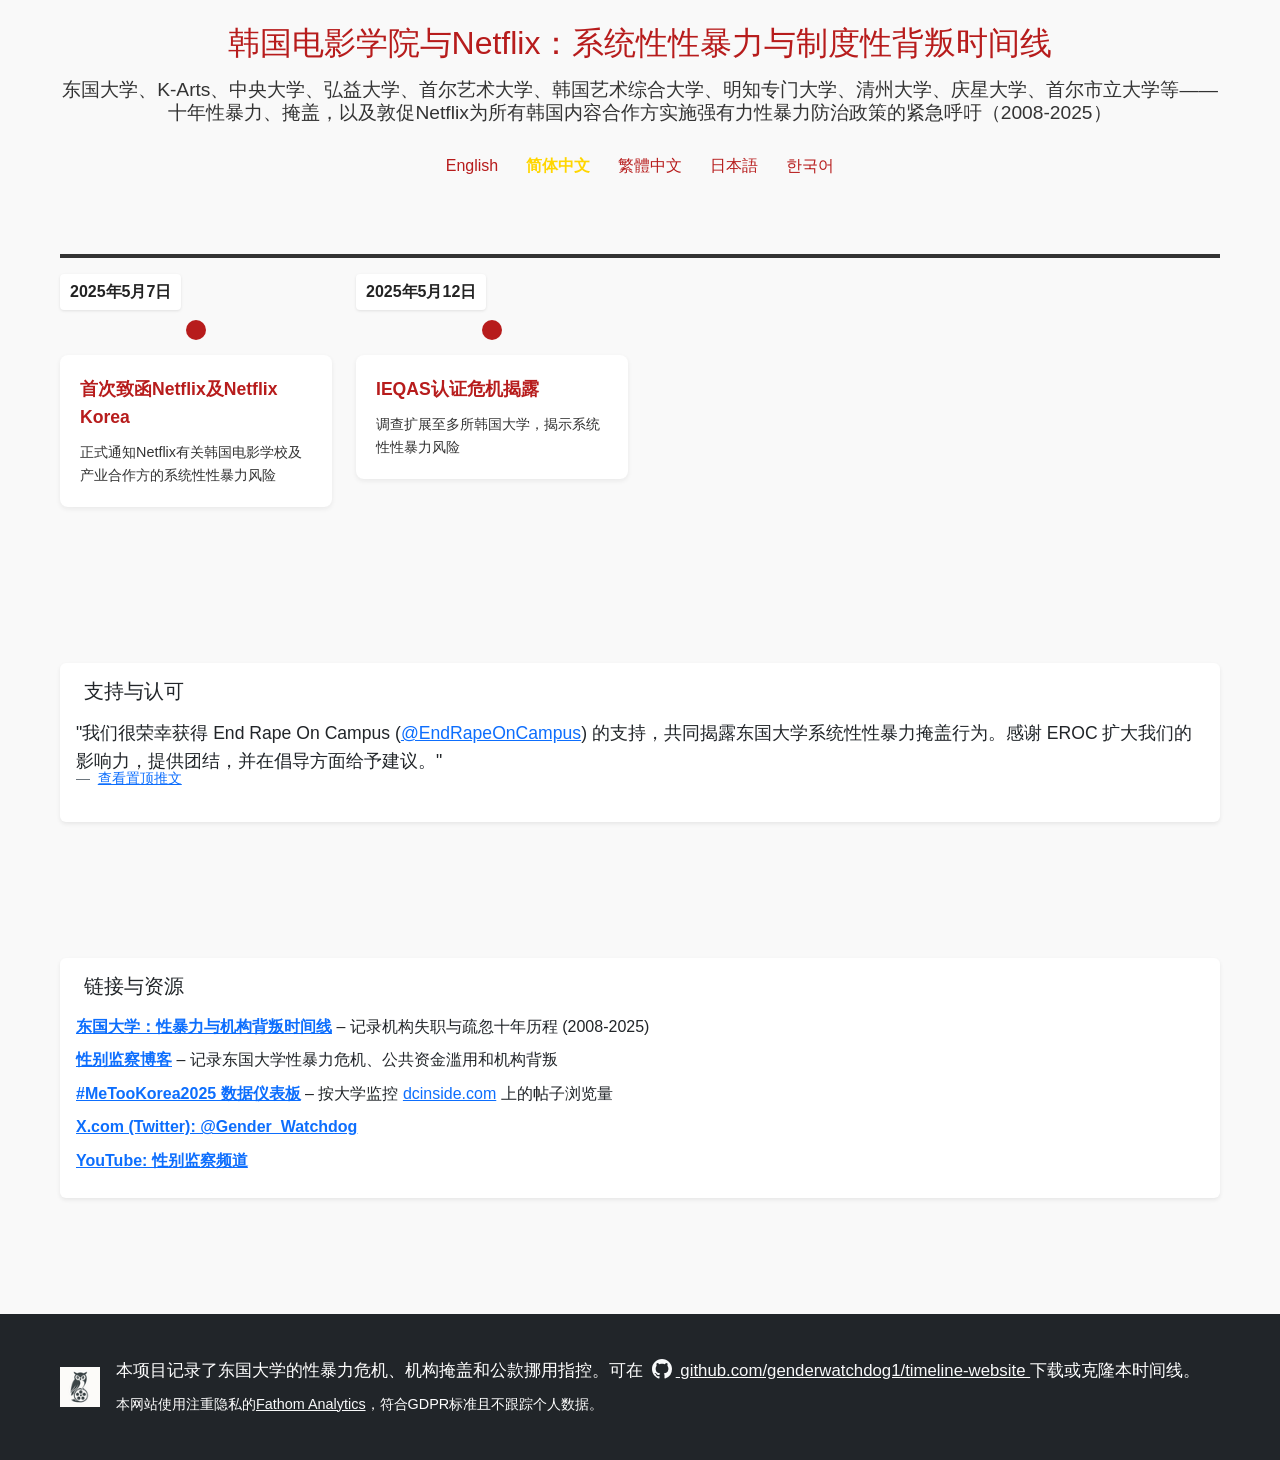
<file: timeline_zh_cn.html>
<!DOCTYPE html>
<html lang="zh-CN">
<head>
  <meta charset="UTF-8">
  <meta name="viewport" content="width=device-width, initial-scale=1.0">
  <title>东国大学真相：十年性暴力危机</title>
  <meta name="description" content="全面记录东国大学十年间性暴力事件、制度性失职及公款欺诈指控的时间线（2008-2025）。关于性暴力防治问题上系统性失败的证据记录。">
  <meta name="keywords" content="东国大学, 性暴力事件, 性别安全, 制度性失败, 大学问责, 韩国性侵, 第九条违规, 校园安全, 大学欺诈指控">
  <meta property="og:title" content="东国大学真相：十年性暴力危机">
  <meta property="og:description" content="全面记录东国大学十年间性暴力事件、制度性失职及公款欺诈指控的时间线（2008-2025）。关于性暴力防治问题上系统性失败的证据记录。">
  <meta property="og:type" content="website">
  <meta property="og:url" content="https://genderwatchdog1.github.io/timeline-website/timeline_zh_cn.html">
  <link rel="canonical" href="https://genderwatchdog1.github.io/timeline-website/timeline_zh_cn.html">
  <link rel="alternate" hreflang="en" href="https://genderwatchdog1.github.io/timeline-website/index.html">
  <link rel="alternate" hreflang="zh-CN" href="https://genderwatchdog1.github.io/timeline-website/timeline_zh_cn.html">
  <link rel="alternate" hreflang="zh-TW" href="https://genderwatchdog1.github.io/timeline-website/timeline_zh_tw.html">
  <link rel="alternate" hreflang="ja" href="https://genderwatchdog1.github.io/timeline-website/timeline_ja.html">
  <link rel="alternate" hreflang="ko" href="https://genderwatchdog1.github.io/timeline-website/timeline_ko.html">
  
  <!-- Fathom - beautiful, simple website analytics -->
  <script src="https://cdn.usefathom.com/script.js" data-site="OCSEXWRF" defer></script>
  <!-- / Fathom -->
  
  <!-- Favicon setup -->
  <link rel="icon" type="image/png" href="imgs/favicons/gender_watchdog_favicon_16x16.png" sizes="16x16">
  <link rel="icon" type="image/png" href="imgs/favicons/gender_watchdog_favicon_32x32.png" sizes="32x32">
  <link rel="icon" type="image/png" href="imgs/favicons/gender_watchdog_favicon_48x48.png" sizes="48x48">
  <link rel="icon" type="image/png" href="imgs/favicons/gender_watchdog_favicon_64x64.png" sizes="64x64">
  <link rel="icon" type="image/png" href="imgs/favicons/gender_watchdog_favicon_128x128.png" sizes="128x128">
  <link rel="apple-touch-icon" href="imgs/favicons/gender_watchdog_favicon_128x128.png">
  <!-- For IE -->
  <link rel="shortcut icon" href="imgs/favicons/gender_watchdog_favicon_32x32.png">
  
  <!-- Bootstrap CSS -->
  <link href="https://cdn.jsdelivr.net/npm/bootstrap@5.3.0/dist/css/bootstrap.min.css" rel="stylesheet">
  <link rel="stylesheet" href="css/timeline.css">
  <style>
    /* Page layout styles */
    html, body {
      height: 100%;
    }
    body {
      display: flex;
      flex-direction: column;
      min-height: 100vh;
    }
    .content {
      flex: 1 0 auto;
      display: flex;
      flex-direction: column;
    }
  </style>
</head>
<body>
  <!-- Main Content -->
  <div class="content">
    <div class="container py-4">
      <h1 class="text-center">韩国电影学院与Netflix：系统性性暴力与制度性背叛时间线</h1>
      <h2 class="subtitle text-center mb-4">东国大学、K-Arts、中央大学、弘益大学、首尔艺术大学、韩国艺术综合大学、明知专门大学、清州大学、庆星大学、首尔市立大学等——十年性暴力、掩盖，以及敦促Netflix为所有韩国内容合作方实施强有力性暴力防治政策的紧急呼吁（2008-2025）</h2>
    
      <div class="d-flex justify-content-center flex-wrap mb-4">
        <a href="index.html" class="language-link mx-1">English</a>
        <a href="timeline_zh_cn.html" class="language-link active mx-1">简体中文</a>
        <a href="timeline_zh_tw.html" class="language-link mx-1">繁體中文</a>
        <a href="timeline_ja.html" class="language-link mx-1">日本語</a>
        <a href="timeline_ko.html" class="language-link mx-1">한국어</a>
    </div>
    
    <div class="timeline-container">
        <div class="timeline">
          <!-- Timeline track (horizontal line or vertical line in mobile) -->
          <div class="timeline-track"></div>
          
          <!-- Timeline Events - All in a single row container -->
          <div class="row">
          <!-- 2025年5月7日：首次致函Netflix及Netflix Korea -->
          <div class="col-xl-3 col-lg-4 col-md-6 col-12 mb-4">
            <div class="timeline-event" data-link="blog_posts/zh_ch/05072025_netflix_outreach.html">
              <div class="timeline-date">2025年5月7日</div>
              <div class="timeline-dot"></div>
              <div class="timeline-content">
                <div class="timeline-title">首次致函Netflix及Netflix Korea</div>
                <div class="timeline-snippet">正式通知Netflix有关韩国电影学校及产业合作方的系统性性暴力风险</div>
                <div class="timeline-tooltip">
                  <p>2025年5月6日和7日，性别守望研究小组向Netflix及Netflix Korea紧急通报了韩国艺术大学及其产业合作方存在的系统性性暴力风险和Title IX合规风险。</p>
                  <p>这些邮件记录了韩国电影学校性暴力问题的普遍性、Netflix内容合作关系面临的直接风险，以及立即进行合规审查的必要性。</p>
                  <p><strong>可用语言：</strong></p>
                  <ul>
                    <li><a href="blog_posts/en/05072025_netflix_outreach.html" target="_blank">English</a></li>
                    <li><a href="blog_posts/zh_ch/05072025_netflix_outreach.html" target="_blank">简体中文</a></li>
                    <li><a href="blog_posts/zh_tw/05072025_netflix_outreach.html" target="_blank">繁體中文</a></li>
                    <li><a href="blog_posts/ja/05072025_netflix_outreach.html" target="_blank">日本語</a></li>
                    <li><a href="blog_posts/ko/05072025_netflix_outreach.html" target="_blank">한국어</a></li>
                  </ul>
                  <p class="tooltip-help">（点击上面的链接阅读全文）</p>
                </div>
              </div>
            </div>
          </div>
          <!-- May 12, 2025: IEQAS Certification Crisis Exposé -->
          <div class="col-xl-3 col-lg-4 col-md-6 col-12 mb-4">
            <div class="timeline-event" data-link="blog_posts/zh_ch/05152025_zh_ch_horizontal_ieqas.html">
              <div class="timeline-date">2025年5月12日</div>
              <div class="timeline-dot"></div>
              <div class="timeline-content">
                <div class="timeline-title">IEQAS认证危机揭露</div>
                <div class="timeline-snippet">调查扩展至多所韩国大学，揭示系统性性暴力风险</div>
                <div class="timeline-tooltip">
                  <p>在政府和大学34多天不作回应后，我们的调查扩展至韩国高等教育机构中的系统性性暴力问题。</p>
                  <p>发现显示IEQAS认证系统受损，认证机构维持着存在性暴力风险的项目并伪造合作关系以获取资金。</p>
                  <p>调查现包括：</p>
                  <ul>
                    <li>多所大学的合作伙伴关系声明</li>
                    <li>电影系全部为男性教师的情况</li>
                    <li>导致性暴力的结构性因素</li>
                  </ul>
                  <p><strong>可用语言：</strong></p>
                  <ul>
                    <li><a href="blog_posts/en/05152025_horizontal_ieqas.html" target="_blank">English</a></li>
                    <li><a href="blog_posts/zh_ch/05152025_zh_ch_horizontal_ieqas.html" target="_blank">简体中文</a></li>
                    <li><a href="blog_posts/zh_tw/05152025_zh_tw_horizontal_ieqas.html" target="_blank">繁體中文</a></li>
                    <li><a href="blog_posts/ja/05152025_ja_horizontal_ieqas.html" target="_blank">日本語</a></li>
                    <li><a href="blog_posts/ko/05152025_ko_horizontal_ieqas.html" target="_blank">한국어</a></li>
                  </ul>
                  <p class="tooltip-help">（点击上面的链接阅读全文）</p>
                </div>
              </div>
            </div>
          </div>
          </div>
        </div>
      </div>
    </div>
  </div>

  <!-- Support & Endorsements Section -->
  <div class="container my-5">
    <div class="card shadow-sm border-0">
      <div class="card-body">
        <h3 class="h5 mb-3"><i class="bi bi-megaphone-fill me-2"></i>支持与认可</h3>
        <blockquote class="blockquote mb-2" style="font-size:1.1rem;">
          "我们很荣幸获得 End Rape On Campus (<a href='https://twitter.com/EndRapeOnCampus' target='_blank' rel='noopener'>@EndRapeOnCampus</a>) 的支持，共同揭露东国大学系统性性暴力掩盖行为。感谢 EROC 扩大我们的影响力，提供团结，并在倡导方面给予建议。"
        </blockquote>
        <footer class="blockquote-footer">
          <a href="https://x.com/Gender_Watchdog/status/1917484946572337579" target="_blank" rel="noopener">
            查看置顶推文
          </a>
        </footer>
      </div>
    </div>
  </div>
  
  <!-- Links & Resources Section -->
  <div class="container my-5">
    <div class="card shadow-sm border-0">
      <div class="card-body">
        <h3 class="h5 mb-3"><i class="bi bi-link-45deg me-2"></i>链接与资源</h3>
        <ul class="list-unstyled mb-0">
          <li class="mb-2">
            <a href="https://genderwatchdog.org/" target="_blank" rel="noopener" class="fw-semibold">东国大学：性暴力与机构背叛时间线</a>
            &ndash; 记录机构失职与疏忽十年历程 (2008-2025)
          </li>
          <li class="mb-2">
            <a href="https://blog.genderwatchdog.org/" target="_blank" rel="noopener" class="fw-semibold">性别监察博客</a>
            &ndash; 记录东国大学性暴力危机、公共资金滥用和机构背叛
          </li>
          <li class="mb-2">
            <a href="https://dashboard.genderwatchdog.org/" target="_blank" rel="noopener" class="fw-semibold">#MeTooKorea2025 数据仪表板</a>
            &ndash; 按大学监控 <a href="https://www.dcinside.com/" target="_blank" rel="noopener">dcinside.com</a> 上的帖子浏览量
          </li>
          <li class="mb-2">
            <a href="https://x.com/Gender_Watchdog" target="_blank" rel="noopener" class="fw-semibold">X.com (Twitter): @Gender_Watchdog</a>
          </li>
          <li class="mb-2">
            <a href="https://www.youtube.com/@GenderWatchdog/shorts" target="_blank" rel="noopener" class="fw-semibold">YouTube: 性别监察频道</a>
          </li>
        </ul>
      </div>
    </div>
  </div>

  <!-- Footer -->
  <footer class="bg-dark text-white py-4 mt-5">
    <div class="container d-flex align-items-center justify-content-center justify-content-md-between flex-wrap">
      <div class="footer-logo me-3 mb-3 mb-md-0">
        <img src="imgs/favicons/gender_watchdog_favicon_48x48.png" alt="Gender Watchdog Logo" class="img-fluid" style="max-width:40px; height:auto;">
      </div>
      <div class="flex-grow-1 text-center text-md-start">
        <span style="font-size:1.05rem;">
          本项目记录了东国大学的性暴力危机、机构掩盖和公款挪用指控。可在
          <a href="https://github.com/genderwatchdog1/timeline-website" class="text-light ms-1" target="_blank" style="text-decoration:underline;">
            <svg xmlns="http://www.w3.org/2000/svg" width="20" height="20" fill="currentColor" class="bi bi-github mb-1 me-1" viewBox="0 0 16 16" style="vertical-align:middle;">
              <path d="M8 0C3.58 0 0 3.58 0 8c0 3.54 2.29 6.53 5.47 7.59.4.07.55-.17.55-.38 0-.19-.01-.82-.01-1.49-2.01.37-2.53-.49-2.69-.94-.09-.23-.48-.94-.82-1.13-.28-.15-.68-.52-.01-.53.63-.01 1.08.58 1.23.82.72 1.21 1.87.87 2.33.66.07-.52.28-.87.51-1.07-1.78-.2-3.64-.89-3.64-3.95 0-.87.31-1.59.82-2.15-.08-.2-.36-1.02.08-2.12 0 0 .67-.21 2.2.82.64-.18 1.32-.27 2-.27.68 0 1.36.09 2 .27 1.53-1.04 2.2-.82 2.2-.82.44 1.1.16 1.92.08 2.12.51.56.82 1.27.82 2.15 0 3.07-1.87 3.75-3.65 3.95.29.25.54.73.54 1.48 0 1.07-.01 1.93-.01 2.2 0 .21.15.46.55.38A8.012 8.012 0 0 0 16 8c0-4.42-3.58-8-8-8z"/>
            </svg>
            github.com/genderwatchdog1/timeline-website
          </a> 下载或克隆本时间线。
        </span>
        <p class="mt-2 mb-0" style="font-size:0.9rem;">
          本网站使用注重隐私的<a href="https://usefathom.com/ref/XPMDGVBQ" class="text-light" style="text-decoration:underline;" target="_blank">Fathom Analytics</a>，符合GDPR标准且不跟踪个人数据。
        </p>
      </div>
    </div>
  </footer>

  <!-- Bootstrap JS Bundle with Popper -->
  <script src="https://cdn.jsdelivr.net/npm/bootstrap@5.3.0/dist/js/bootstrap.bundle.min.js"></script>
  <script src="js/timeline.js"></script>
  <script src="js/structured-data.js"></script>
</body>
</html>
</file>
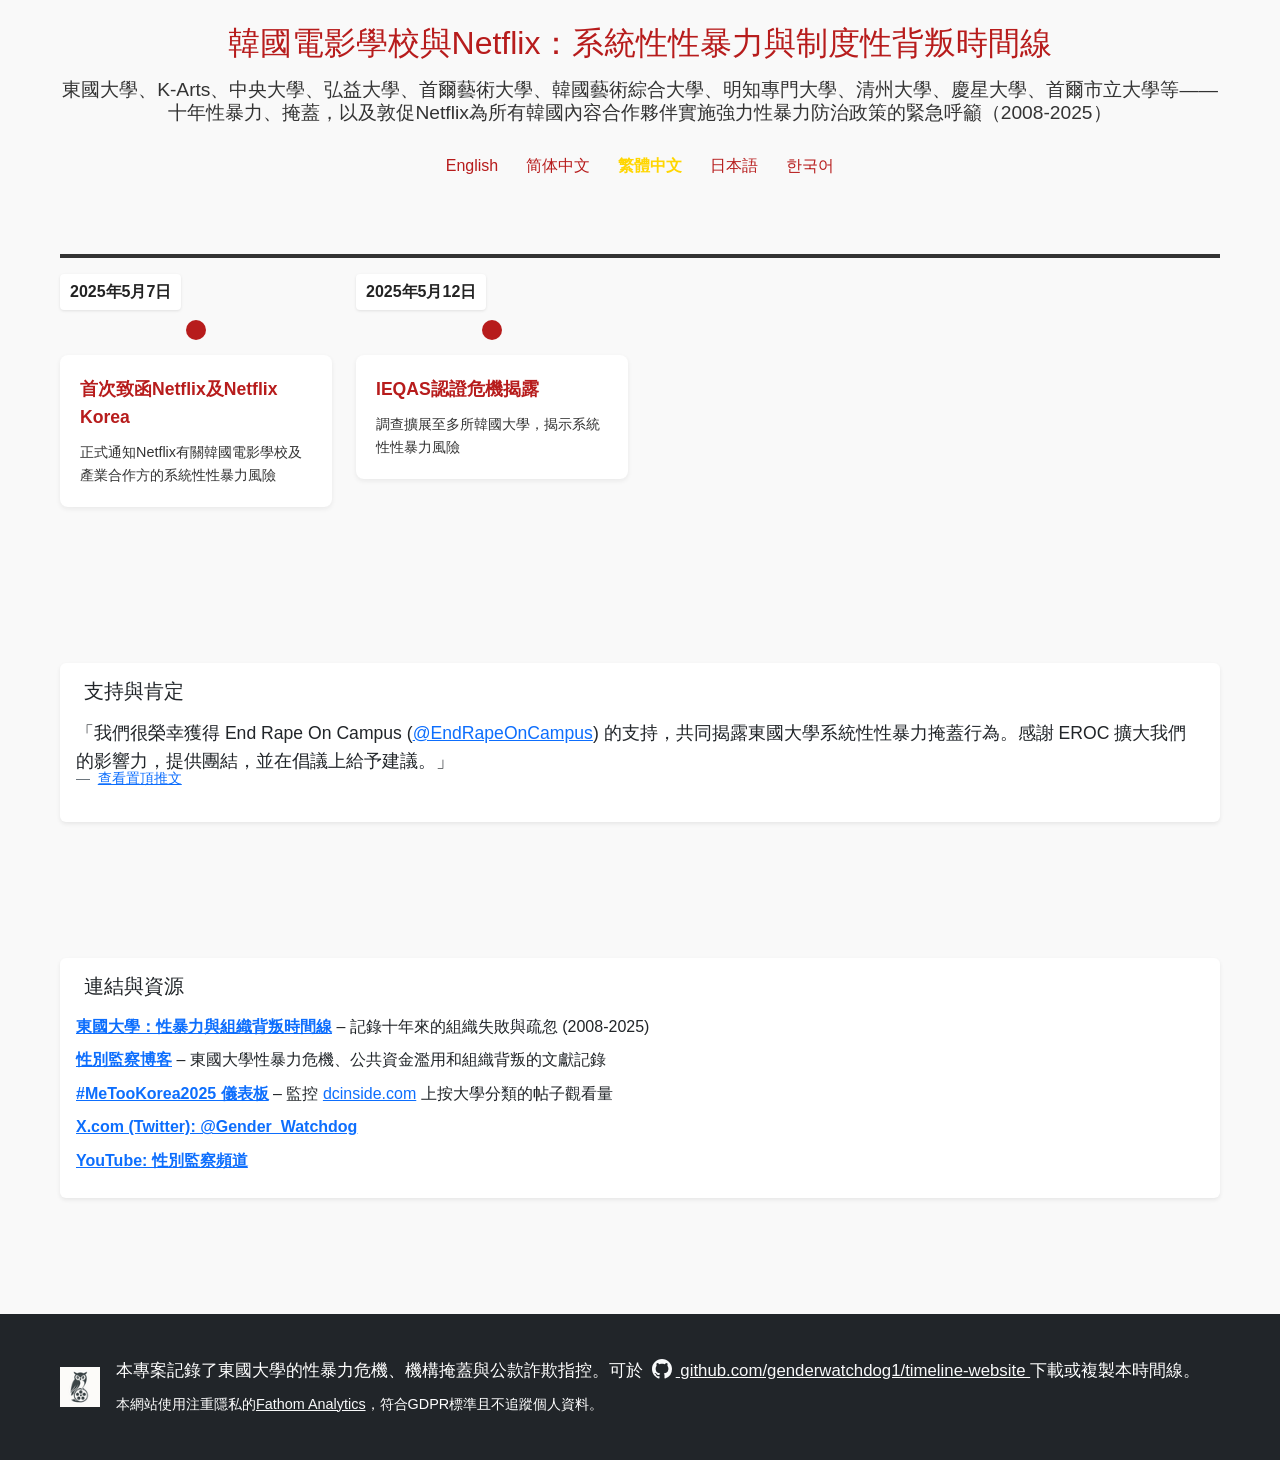
<file: timeline_zh_tw.html>
<!DOCTYPE html>
<html lang="zh-TW">
<head>
  <meta charset="UTF-8">
  <meta name="viewport" content="width=device-width, initial-scale=1.0">
  <title>東國大學的真相：10年性暴力危機</title>
  <meta name="description" content="全面記錄東國大學十年間性暴力事件、制度性失職及公款詐欺指控的時間線（2008-2025）。關於性暴力防治問題上系統性失敗的證據記錄。">
  <meta name="keywords" content="東國大學, 性暴力事件, 性暴力防治, 制度性失敗, 大學問責, 韓國性侵, 第九條違規, 校園性暴力防治, 大學詐欺指控">
  <meta property="og:title" content="東國大學的真相：10年性暴力危機">
  <meta property="og:description" content="全面記錄東國大學十年間性暴力事件、制度性失職及公款詐欺指控的時間線（2008-2025）。關於性暴力防治問題上系統性失敗的證據記錄。">
  <meta property="og:type" content="website">
  <meta property="og:url" content="https://genderwatchdog1.github.io/timeline-website/timeline_zh_tw.html">
  <link rel="canonical" href="https://genderwatchdog1.github.io/timeline-website/timeline_zh_tw.html">
  <link rel="alternate" hreflang="en" href="https://genderwatchdog1.github.io/timeline-website/index.html">
  <link rel="alternate" hreflang="zh-CN" href="https://genderwatchdog1.github.io/timeline-website/timeline_zh_cn.html">
  <link rel="alternate" hreflang="zh-TW" href="https://genderwatchdog1.github.io/timeline-website/timeline_zh_tw.html">
  <link rel="alternate" hreflang="ja" href="https://genderwatchdog1.github.io/timeline-website/timeline_ja.html">
  <link rel="alternate" hreflang="ko" href="https://genderwatchdog1.github.io/timeline-website/timeline_ko.html">
  
  <!-- Fathom - beautiful, simple website analytics -->
  <script src="https://cdn.usefathom.com/script.js" data-site="OCSEXWRF" defer></script>
  <!-- / Fathom -->
  
  <!-- Favicon setup -->
  <link rel="icon" type="image/png" href="imgs/favicons/gender_watchdog_favicon_16x16.png" sizes="16x16">
  <link rel="icon" type="image/png" href="imgs/favicons/gender_watchdog_favicon_32x32.png" sizes="32x32">
  <link rel="icon" type="image/png" href="imgs/favicons/gender_watchdog_favicon_48x48.png" sizes="48x48">
  <link rel="icon" type="image/png" href="imgs/favicons/gender_watchdog_favicon_64x64.png" sizes="64x64">
  <link rel="icon" type="image/png" href="imgs/favicons/gender_watchdog_favicon_128x128.png" sizes="128x128">
  <link rel="apple-touch-icon" href="imgs/favicons/gender_watchdog_favicon_128x128.png">
  <!-- For IE -->
  <link rel="shortcut icon" href="imgs/favicons/gender_watchdog_favicon_32x32.png">
  
  <!-- Bootstrap CSS -->
  <link href="https://cdn.jsdelivr.net/npm/bootstrap@5.3.0/dist/css/bootstrap.min.css" rel="stylesheet">
  <link rel="stylesheet" href="css/timeline.css">
  <style>
    /* Page layout styles */
    html, body {
      height: 100%;
    }
    body {
      display: flex;
      flex-direction: column;
      min-height: 100vh;
    }
    .content {
      flex: 1 0 auto;
      display: flex;
      flex-direction: column;
    }
  </style>
</head>
<body>
  <!-- Main Content -->
  <div class="content">
    <div class="container py-4">
      <h1 class="text-center">韓國電影學校與Netflix：系統性性暴力與制度性背叛時間線</h1>
      <h2 class="subtitle text-center mb-4">東國大學、K-Arts、中央大學、弘益大學、首爾藝術大學、韓國藝術綜合大學、明知專門大學、清州大學、慶星大學、首爾市立大學等——十年性暴力、掩蓋，以及敦促Netflix為所有韓國內容合作夥伴實施強力性暴力防治政策的緊急呼籲（2008-2025）</h2>
    
      <div class="d-flex justify-content-center flex-wrap mb-4">
        <a href="index.html" class="language-link mx-1">English</a>
        <a href="timeline_zh_cn.html" class="language-link mx-1">简体中文</a>
        <a href="timeline_zh_tw.html" class="language-link active mx-1">繁體中文</a>
        <a href="timeline_ja.html" class="language-link mx-1">日本語</a>
        <a href="timeline_ko.html" class="language-link mx-1">한국어</a>
    </div>
    
    <div class="timeline-container">
        <div class="timeline">
          <!-- Timeline track (horizontal line or vertical line in mobile) -->
          <div class="timeline-track"></div>
          
          <!-- Timeline Events - All in a single row container -->
          <div class="row">
          <!-- 2025年5月7日：首次致函Netflix及Netflix Korea -->
          <div class="col-xl-3 col-lg-4 col-md-6 col-12 mb-4">
            <div class="timeline-event" data-link="blog_posts/zh_tw/05072025_netflix_outreach.html">
              <div class="timeline-date">2025年5月7日</div>
              <div class="timeline-dot"></div>
              <div class="timeline-content">
                <div class="timeline-title">首次致函Netflix及Netflix Korea</div>
                <div class="timeline-snippet">正式通知Netflix有關韓國電影學校及產業合作方的系統性性暴力風險</div>
                <div class="timeline-tooltip">
                  <p>2025年5月6日和7日，性別守望研究小組向Netflix及Netflix Korea緊急通報了韓國藝術大學及其產業合作方存在的系統性性暴力風險和Title IX合規風險。</p>
                  <p>這些郵件記錄了韓國電影學校性暴力問題的普遍性、Netflix內容合作關係面臨的直接風險，以及立即進行合規審查的必要性。</p>
                  <p><strong>可用語言：</strong></p>
                  <ul>
                    <li><a href="blog_posts/en/05072025_netflix_outreach.html" target="_blank">English</a></li>
                    <li><a href="blog_posts/zh_ch/05072025_netflix_outreach.html" target="_blank">简体中文</a></li>
                    <li><a href="blog_posts/zh_tw/05072025_netflix_outreach.html" target="_blank">繁體中文</a></li>
                    <li><a href="blog_posts/ja/05072025_netflix_outreach.html" target="_blank">日本語</a></li>
                    <li><a href="blog_posts/ko/05072025_netflix_outreach.html" target="_blank">한국어</a></li>
                  </ul>
                  <p class="tooltip-help">（點擊上面的連結閱讀全文）</p>
                </div>
              </div>
            </div>
          </div>
          <!-- May 12, 2025: IEQAS Certification Crisis Exposé -->
          <div class="col-xl-3 col-lg-4 col-md-6 col-12 mb-4">
            <div class="timeline-event" data-link="blog_posts/zh_tw/05152025_zh_tw_horizontal_ieqas.html">
              <div class="timeline-date">2025年5月12日</div>
              <div class="timeline-dot"></div>
              <div class="timeline-content">
                <div class="timeline-title">IEQAS認證危機揭露</div>
                <div class="timeline-snippet">調查擴展至多所韓國大學，揭示系統性性暴力風險</div>
                <div class="timeline-tooltip">
                  <p>在政府和大學持續34多天不作回應後，我們的調查從東國大學擴展至韓國高等教育的系統性問題。</p>
                  <p>揭露報告顯示韓國的IEQAS認證系統已根本性受損，認證機構維持著有記錄性暴力風險的項目，偽造合作夥伴關係，並虛假陳述資格以獲取資金。</p>
                  <p>擴展的調查範圍現包括：</p>
                  <ul>
                    <li>多所韓國大學的合作夥伴關係聲明</li>
                    <li>教師組成不平衡助長性暴力的情況（如電影系全部為男性教師）</li>
                    <li>使韓國大學在Title IX下「風險過高」的結構性因素</li>
                  </ul>
                  <p>初步發現證實這是影響多個機構的系統性問題，而非僅限於東國大學。</p>
                  <p><strong>可用語言：</strong></p>
                  <ul>
                    <li><a href="blog_posts/en/05152025_horizontal_ieqas.html" target="_blank">English</a></li>
                    <li><a href="blog_posts/zh_ch/05152025_zh_ch_horizontal_ieqas.html" target="_blank">简体中文</a></li>
                    <li><a href="blog_posts/zh_tw/05152025_zh_tw_horizontal_ieqas.html" target="_blank">繁體中文</a></li>
                    <li><a href="blog_posts/ja/05152025_ja_horizontal_ieqas.html" target="_blank">日本語</a></li>
                    <li><a href="blog_posts/ko/05152025_ko_horizontal_ieqas.html" target="_blank">한국어</a></li>
                  </ul>
                  <p class="tooltip-help">（點擊上面的連結閱讀全文）</p>
                </div>
              </div>
            </div>
          </div>
          </div>
        </div>
      </div>
    </div>
  </div>

  <!-- Support & Endorsements Section -->
  <div class="container my-5">
    <div class="card shadow-sm border-0">
      <div class="card-body">
        <h3 class="h5 mb-3"><i class="bi bi-megaphone-fill me-2"></i>支持與肯定</h3>
        <blockquote class="blockquote mb-2" style="font-size:1.1rem;">
          「我們很榮幸獲得 End Rape On Campus (<a href='https://twitter.com/EndRapeOnCampus' target='_blank' rel='noopener'>@EndRapeOnCampus</a>) 的支持，共同揭露東國大學系統性性暴力掩蓋行為。感謝 EROC 擴大我們的影響力，提供團結，並在倡議上給予建議。」
        </blockquote>
        <footer class="blockquote-footer">
          <a href="https://x.com/Gender_Watchdog/status/1917485291784527996" target="_blank" rel="noopener">
            查看置頂推文
          </a>
        </footer>
      </div>
    </div>
  </div>

  <!-- Links & Resources Section -->
  <div class="container my-5">
    <div class="card shadow-sm border-0">
      <div class="card-body">
        <h3 class="h5 mb-3"><i class="bi bi-link-45deg me-2"></i>連結與資源</h3>
        <ul class="list-unstyled mb-0">
          <li class="mb-2">
            <a href="https://genderwatchdog.org/" target="_blank" rel="noopener" class="fw-semibold">東國大學：性暴力與組織背叛時間線</a>
            &ndash; 記錄十年來的組織失敗與疏忽 (2008-2025)
          </li>
          <li class="mb-2">
            <a href="https://blog.genderwatchdog.org/" target="_blank" rel="noopener" class="fw-semibold">性別監察博客</a>
            &ndash; 東國大學性暴力危機、公共資金濫用和組織背叛的文獻記錄
          </li>
          <li class="mb-2">
            <a href="https://dashboard.genderwatchdog.org/" target="_blank" rel="noopener" class="fw-semibold">#MeTooKorea2025 儀表板</a>
            &ndash; 監控 <a href="https://www.dcinside.com/" target="_blank" rel="noopener">dcinside.com</a> 上按大學分類的帖子觀看量
          </li>
          <li class="mb-2">
            <a href="https://x.com/Gender_Watchdog" target="_blank" rel="noopener" class="fw-semibold">X.com (Twitter): @Gender_Watchdog</a>
          </li>
          <li class="mb-2">
            <a href="https://www.youtube.com/@GenderWatchdog/shorts" target="_blank" rel="noopener" class="fw-semibold">YouTube: 性別監察頻道</a>
          </li>
        </ul>
      </div>
    </div>
  </div>

  <!-- Footer -->
  <footer class="bg-dark text-white py-4 mt-5">
    <div class="container d-flex align-items-center justify-content-center justify-content-md-between flex-wrap">
      <div class="footer-logo me-3 mb-3 mb-md-0">
        <img src="imgs/favicons/gender_watchdog_favicon_48x48.png" alt="Gender Watchdog Logo" class="img-fluid" style="max-width:40px; height:auto;">
      </div>
      <div class="flex-grow-1 text-center text-md-start">
        <span style="font-size:1.05rem;">
          本專案記錄了東國大學的性暴力危機、機構掩蓋與公款詐欺指控。可於
          <a href="https://github.com/genderwatchdog1/timeline-website" class="text-light ms-1" target="_blank" style="text-decoration:underline;">
            <svg xmlns="http://www.w3.org/2000/svg" width="20" height="20" fill="currentColor" class="bi bi-github mb-1 me-1" viewBox="0 0 16 16" style="vertical-align:middle;">
              <path d="M8 0C3.58 0 0 3.58 0 8c0 3.54 2.29 6.53 5.47 7.59.4.07.55-.17.55-.38 0-.19-.01-.82-.01-1.49-2.01.37-2.53-.49-2.69-.94-.09-.23-.48-.94-.82-1.13-.28-.15-.68-.52-.01-.53.63-.01 1.08.58 1.23.82.72 1.21 1.87.87 2.33.66.07-.52.28-.87.51-1.07-1.78-.2-3.64-.89-3.64-3.95 0-.87.31-1.59.82-2.15-.08-.2-.36-1.02.08-2.12 0 0 .67-.21 2.2.82.64-.18 1.32-.27 2-.27.68 0 1.36.09 2 .27 1.53-1.04 2.2-.82 2.2-.82.44 1.1.16 1.92.08 2.12.51.56.82 1.27.82 2.15 0 3.07-1.87 3.75-3.65 3.95.29.25.54.73.54 1.48 0 1.07-.01 1.93-.01 2.2 0 .21.15.46.55.38A8.012 8.012 0 0 0 16 8c0-4.42-3.58-8-8-8z"/>
            </svg>
            github.com/genderwatchdog1/timeline-website
          </a> 下載或複製本時間線。
        </span>
        <p class="mt-2 mb-0" style="font-size:0.9rem;">
          本網站使用注重隱私的<a href="https://usefathom.com/ref/XPMDGVBQ" class="text-light" style="text-decoration:underline;" target="_blank">Fathom Analytics</a>，符合GDPR標準且不追蹤個人資料。
        </p>
      </div>
    </div>
  </footer>

  <!-- Bootstrap JS Bundle with Popper -->
  <script src="https://cdn.jsdelivr.net/npm/bootstrap@5.3.0/dist/js/bootstrap.bundle.min.js"></script>
  <script src="js/timeline.js"></script>
  <script src="js/structured-data.js"></script>
</body>
</html>
</file>
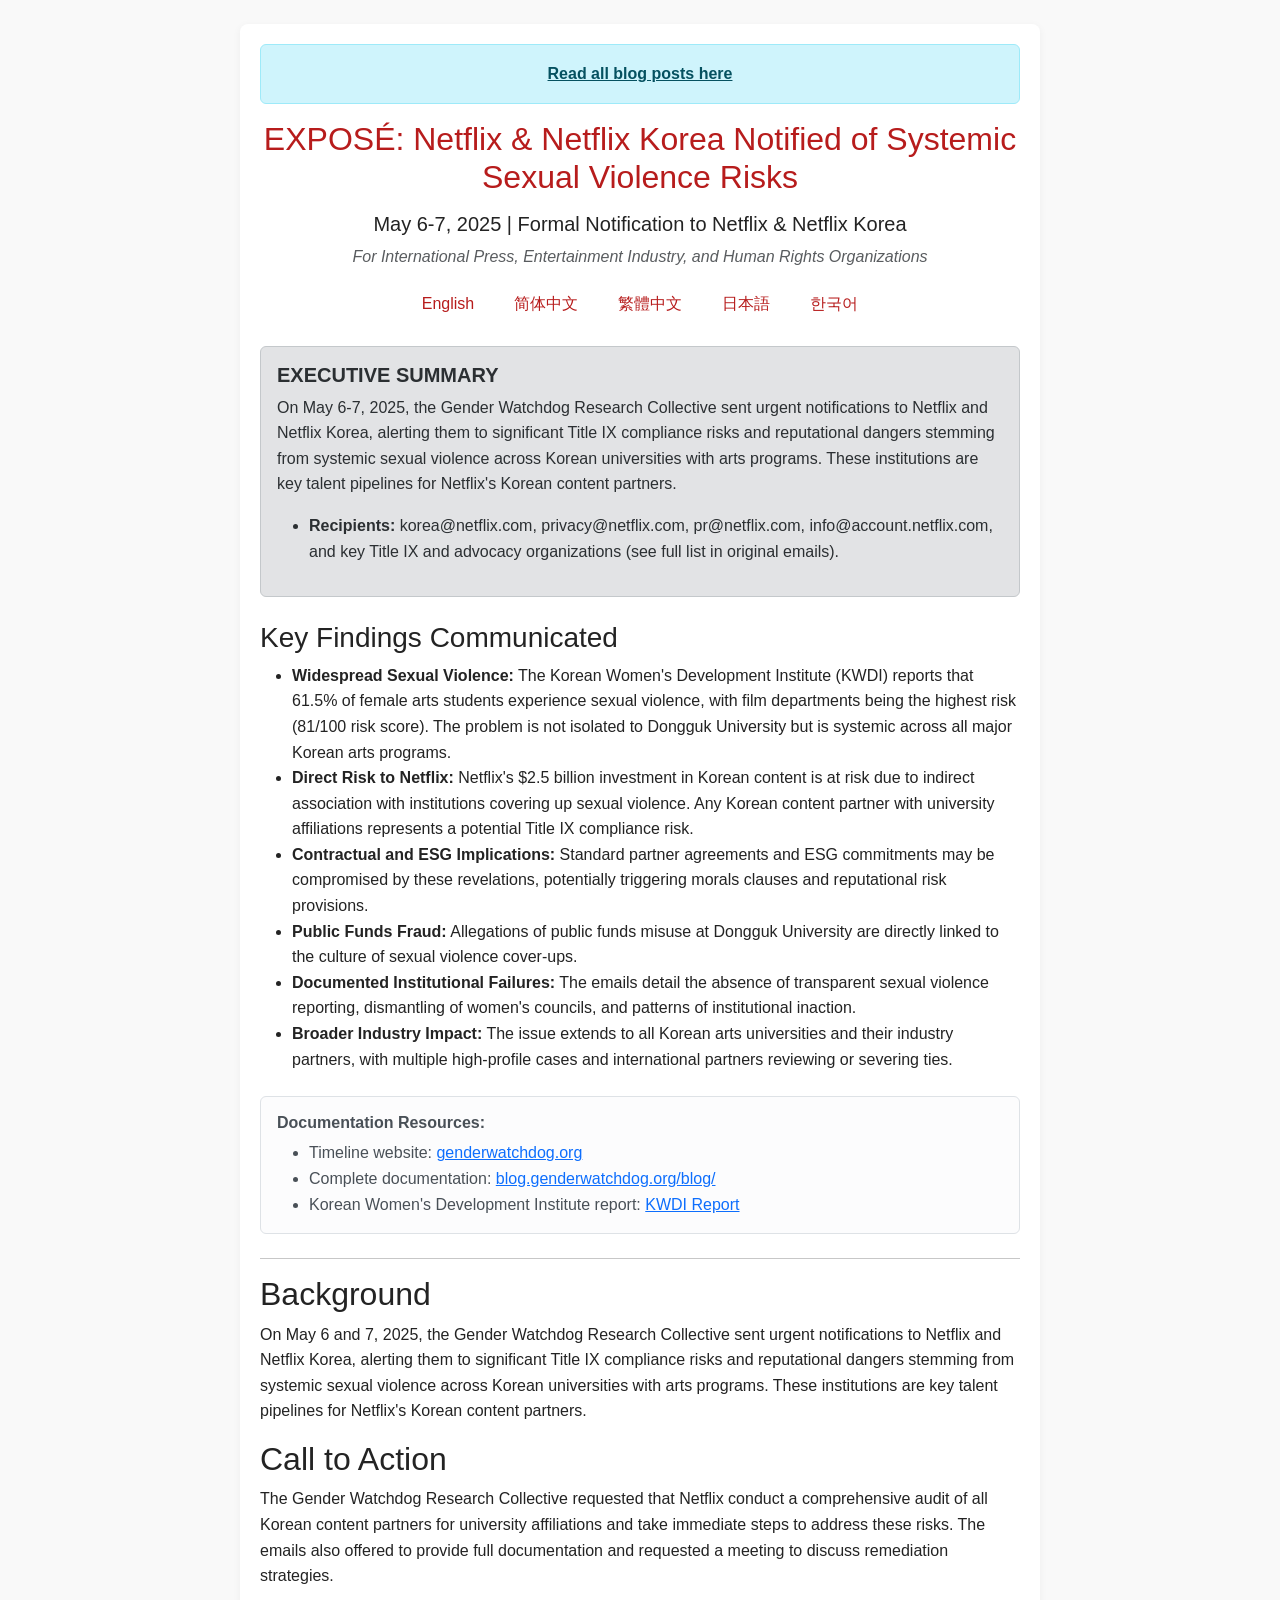
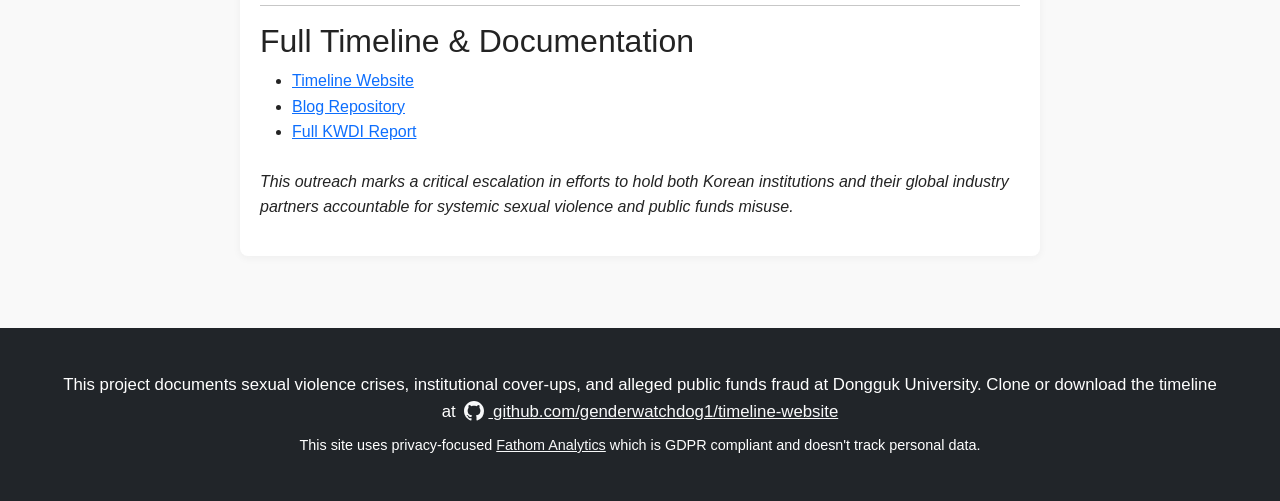
<file: blog_posts/en/05072025_netflix_outreach.html>
<!DOCTYPE html>
<html lang="en">
<head>
  <meta charset="UTF-8">
  <meta name="viewport" content="width=device-width, initial-scale=1.0">
  <title>EXPOSÉ: Netflix & Netflix Korea Notified of Systemic Sexual Violence Risks</title>
  <meta name="description" content="Formal notification to Netflix and Netflix Korea regarding systemic sexual violence risks in Korean film schools and their industry partners.">
  <meta name="keywords" content="Netflix, Korea, sexual violence, Title IX, film schools, industry partners, Dongguk University, public funds, institutional accountability">
  <meta property="og:title" content="EXPOSÉ: Netflix & Netflix Korea Notified of Systemic Sexual Violence Risks">
  <meta property="og:description" content="Formal notification to Netflix and Netflix Korea regarding systemic sexual violence risks in Korean film schools and their industry partners.">
  <meta property="og:type" content="article">
  <!-- Fathom - beautiful, simple website analytics -->
  <script src="https://cdn.usefathom.com/script.js" data-site="OCSEXWRF" defer></script>
  <!-- / Fathom -->
  <!-- Favicon setup -->
  <link rel="icon" type="image/png" href="../../imgs/favicons/gender_watchdog_favicon_16x16.png" sizes="16x16">
  <link rel="icon" type="image/png" href="../../imgs/favicons/gender_watchdog_favicon_32x32.png" sizes="32x32">
  <link rel="icon" type="image/png" href="../../imgs/favicons/gender_watchdog_favicon_48x48.png" sizes="48x48">
  <link rel="icon" type="image/png" href="../../imgs/favicons/gender_watchdog_favicon_64x64.png" sizes="64x64">
  <link rel="icon" type="image/png" href="../../imgs/favicons/gender_watchdog_favicon_128x128.png" sizes="128x128">
  <link rel="apple-touch-icon" href="../../imgs/favicons/gender_watchdog_favicon_128x128.png">
  <!-- For IE -->
  <link rel="shortcut icon" href="../../imgs/favicons/gender_watchdog_favicon_32x32.png">
  <!-- Bootstrap CSS -->
  <link href="https://cdn.jsdelivr.net/npm/bootstrap@5.3.0/dist/css/bootstrap.min.css" rel="stylesheet">
  <link rel="stylesheet" href="../../css/timeline.css">
  <link rel="stylesheet" href="../../css/blog_posts.css">
</head>
<body>
  <!-- Main Content -->
  <div class="content">
    <div class="container py-4">
      <div class="article-body">
        <div class="alert alert-info text-center">
          <a href="https://blog.genderwatchdog.org/blog/" target="_blank" class="alert-link">Read all blog posts here</a>
        </div>
        <h1 class="text-center">EXPOSÉ: Netflix & Netflix Korea Notified of Systemic Sexual Violence Risks</h1>
        <h2 class="text-center h5 fw-normal">May 6-7, 2025 | Formal Notification to Netflix & Netflix Korea</h2>
        <p class="text-center text-muted"><em>For International Press, Entertainment Industry, and Human Rights Organizations</em></p>
        <div class="language-links mb-4">
          <a href="../../index.html" class="language-link active">English</a>
          <a href="../../timeline_zh_cn.html" class="language-link">简体中文</a>
          <a href="../../timeline_zh_tw.html" class="language-link">繁體中文</a>
          <a href="../../timeline_ja.html" class="language-link">日本語</a>
          <a href="../../timeline_ko.html" class="language-link">한국어</a>
        </div>
        <div class="alert alert-secondary my-4">
          <h3 class="h5 mb-2"><strong>EXECUTIVE SUMMARY</strong></h3>
          <p>On May 6-7, 2025, the Gender Watchdog Research Collective sent urgent notifications to Netflix and Netflix Korea, alerting them to significant Title IX compliance risks and reputational dangers stemming from systemic sexual violence across Korean universities with arts programs. These institutions are key talent pipelines for Netflix's Korean content partners.</p>
          <ul>
            <li><strong>Recipients:</strong> korea@netflix.com, privacy@netflix.com, pr@netflix.com, info@account.netflix.com, and key Title IX and advocacy organizations (see full list in original emails).</li>
          </ul>
        </div>
        <h3>Key Findings Communicated</h3>
        <ul>
          <li><strong>Widespread Sexual Violence:</strong> The Korean Women's Development Institute (KWDI) reports that 61.5% of female arts students experience sexual violence, with film departments being the highest risk (81/100 risk score). The problem is not isolated to Dongguk University but is systemic across all major Korean arts programs.</li>
          <li><strong>Direct Risk to Netflix:</strong> Netflix's $2.5 billion investment in Korean content is at risk due to indirect association with institutions covering up sexual violence. Any Korean content partner with university affiliations represents a potential Title IX compliance risk.</li>
          <li><strong>Contractual and ESG Implications:</strong> Standard partner agreements and ESG commitments may be compromised by these revelations, potentially triggering morals clauses and reputational risk provisions.</li>
          <li><strong>Public Funds Fraud:</strong> Allegations of public funds misuse at Dongguk University are directly linked to the culture of sexual violence cover-ups.</li>
          <li><strong>Documented Institutional Failures:</strong> The emails detail the absence of transparent sexual violence reporting, dismantling of women's councils, and patterns of institutional inaction.</li>
          <li><strong>Broader Industry Impact:</strong> The issue extends to all Korean arts universities and their industry partners, with multiple high-profile cases and international partners reviewing or severing ties.</li>
        </ul>
        <div class="alert alert-light border my-4">
          <h4 class="h6 mb-2"><strong>Documentation Resources:</strong></h4>
          <ul class="mb-0">
            <li>Timeline website: <a href="https://genderwatchdog.org/" target="_blank">genderwatchdog.org</a></li>
            <li>Complete documentation: <a href="https://blog.genderwatchdog.org/blog/" target="_blank">blog.genderwatchdog.org/blog/</a></li>
            <li>Korean Women's Development Institute report: <a href="https://drive.proton.me/urls/BAPF2DA400#4RGLR08iLFAJ" target="_blank">KWDI Report</a></li>
          </ul>
        </div>
        <hr>
        <h2>Background</h2>
        <p>On May 6 and 7, 2025, the Gender Watchdog Research Collective sent urgent notifications to Netflix and Netflix Korea, alerting them to significant Title IX compliance risks and reputational dangers stemming from systemic sexual violence across Korean universities with arts programs. These institutions are key talent pipelines for Netflix's Korean content partners.</p>
        <h2>Call to Action</h2>
        <p>The Gender Watchdog Research Collective requested that Netflix conduct a comprehensive audit of all Korean content partners for university affiliations and take immediate steps to address these risks. The emails also offered to provide full documentation and requested a meeting to discuss remediation strategies.</p>
        <hr>
        <h2>Full Timeline & Documentation</h2>
        <ul>
          <li><a href="https://genderwatchdog.org/" target="_blank">Timeline Website</a></li>
          <li><a href="https://blog.genderwatchdog.org/blog/" target="_blank">Blog Repository</a></li>
          <li><a href="https://drive.proton.me/urls/BAPF2DA400#4RGLR08iLFAJ" target="_blank">Full KWDI Report</a></li>
        </ul>
        <p class="mt-4"><em>This outreach marks a critical escalation in efforts to hold both Korean institutions and their global industry partners accountable for systemic sexual violence and public funds misuse.</em></p>
      </div>
    </div>
  </div>
  <!-- Footer -->
  <footer class="bg-dark text-white py-4 mt-5">
    <div class="container text-center">
      <span style="font-size:1.05rem;">
        This project documents sexual violence crises, institutional cover-ups, and alleged public funds fraud at Dongguk University. Clone or download the timeline at
        <a href="https://github.com/genderwatchdog1/timeline-website" class="text-light ms-1" target="_blank" style="text-decoration:underline;">
          <svg xmlns="http://www.w3.org/2000/svg" width="20" height="20" fill="currentColor" class="bi bi-github mb-1 me-1" viewBox="0 0 16 16" style="vertical-align:middle;">
            <path d="M8 0C3.58 0 0 3.58 0 8c0 3.54 2.29 6.53 5.47 7.59.4.07.55-.17.55-.38 0-.19-.01-.82-.01-1.49-2.01.37-2.53-.49-2.69-.94-.09-.23-.48-.94-.82-1.13-.28-.15-.68-.52-.01-.53.63-.01 1.08.58 1.23.82.72 1.21 1.87.87 2.33.66.07-.52.28-.87.51-1.07-1.78-.2-3.64-.89-3.64-3.95 0-.87.31-1.59.82-2.15-.08-.2-.36-1.02.08-2.12 0 0 .67-.21 2.2.82.64-.18 1.32-.27 2-.27.68 0 1.36.09 2 .27 1.53-1.04 2.2-.82 2.2-.82.44 1.1.16 1.92.08 2.12.51.56.82 1.27.82 2.15 0 3.07-1.87 3.75-3.65 3.95.29.25.54.73.54 1.48 0 1.07-.01 1.93-.01 2.2 0 .21.15.46.55.38A8.012 8.012 0 0 0 16 8c0-4.42-3.58-8-8-8z"/>
          </svg>
          github.com/genderwatchdog1/timeline-website
        </a>
      </span>
      <p class="mt-2 mb-0" style="font-size:0.9rem;">
        This site uses privacy-focused <a href="https://usefathom.com/ref/UKSUATNV" class="text-light" style="text-decoration:underline;" target="_blank">Fathom Analytics</a> which is GDPR compliant and doesn't track personal data.
      </p>
    </div>
  </footer>
  <!-- Bootstrap JS Bundle with Popper -->
  <script src="https://cdn.jsdelivr.net/npm/bootstrap@5.3.0/dist/js/bootstrap.bundle.min.js"></script>
  <script src="../../js/timeline.js"></script>
  <script src="../../js/blog_posts.js"></script>
</body>
</html>
</file>
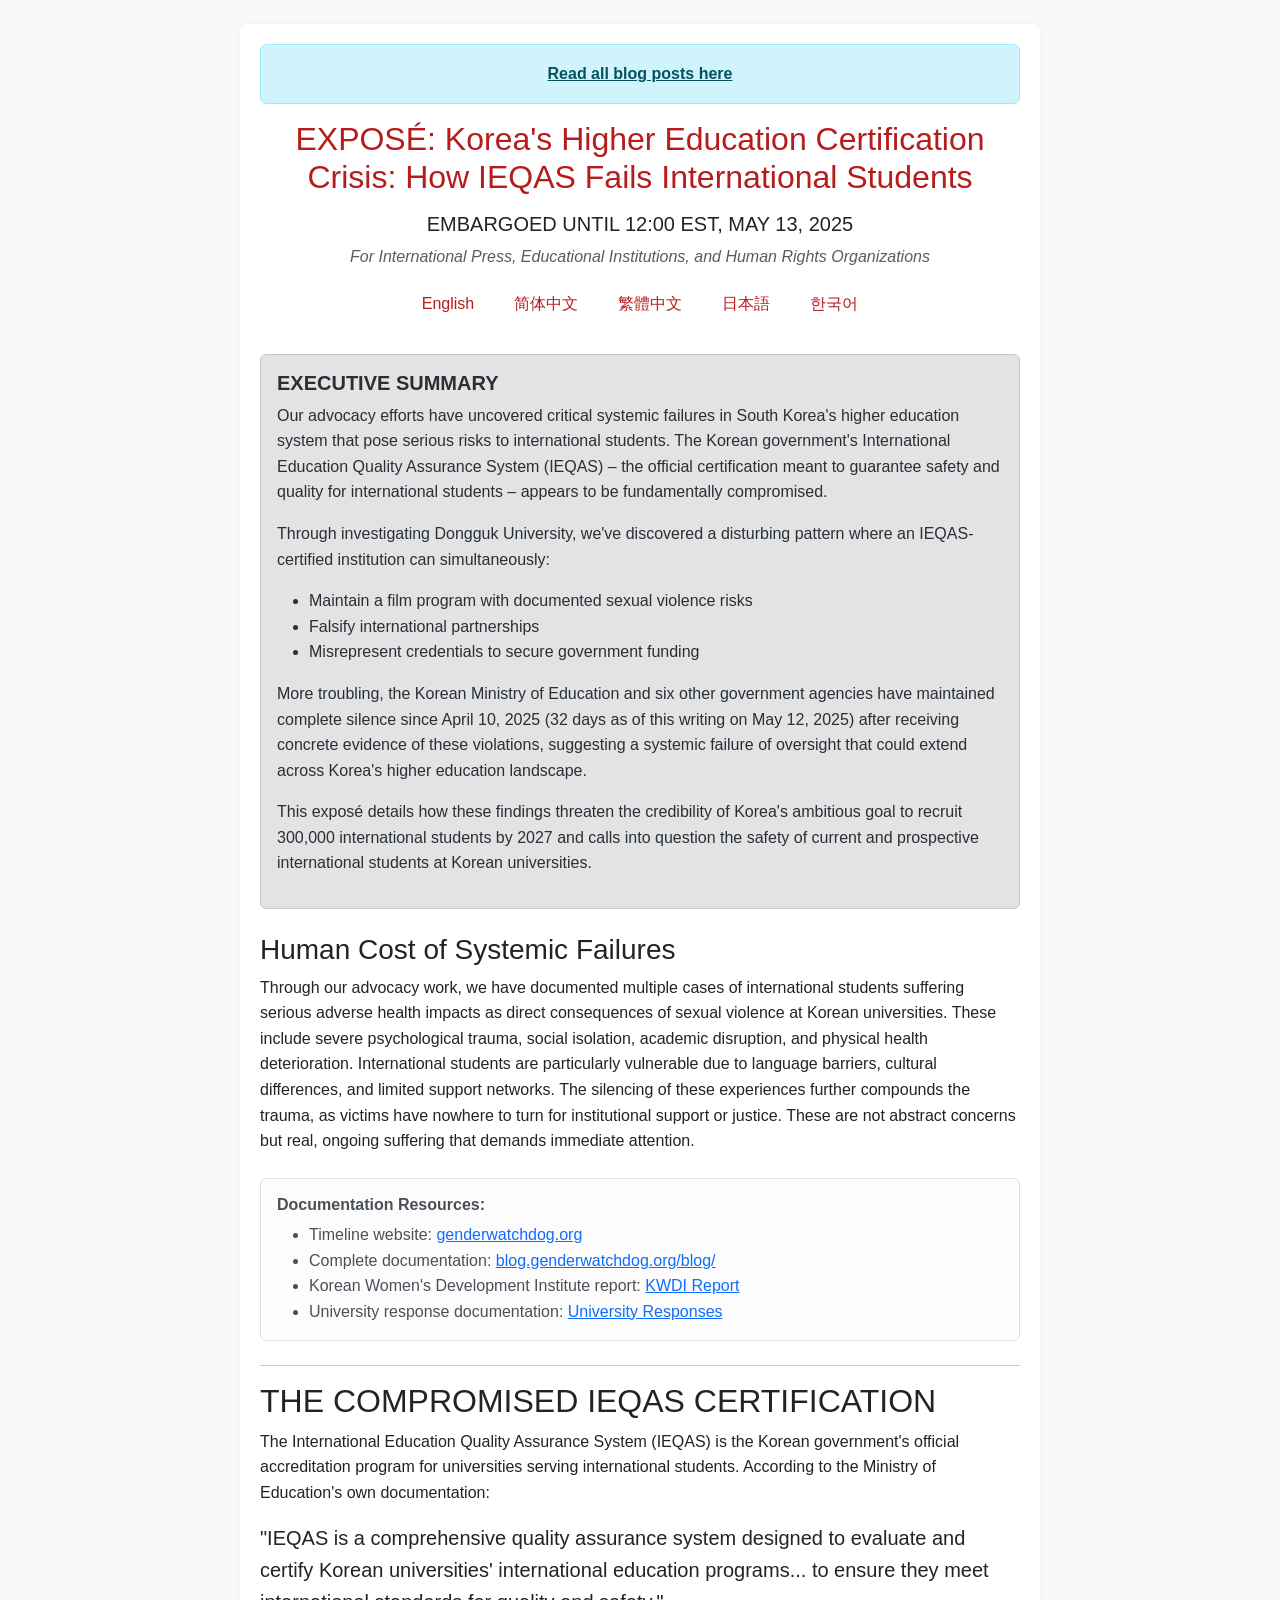
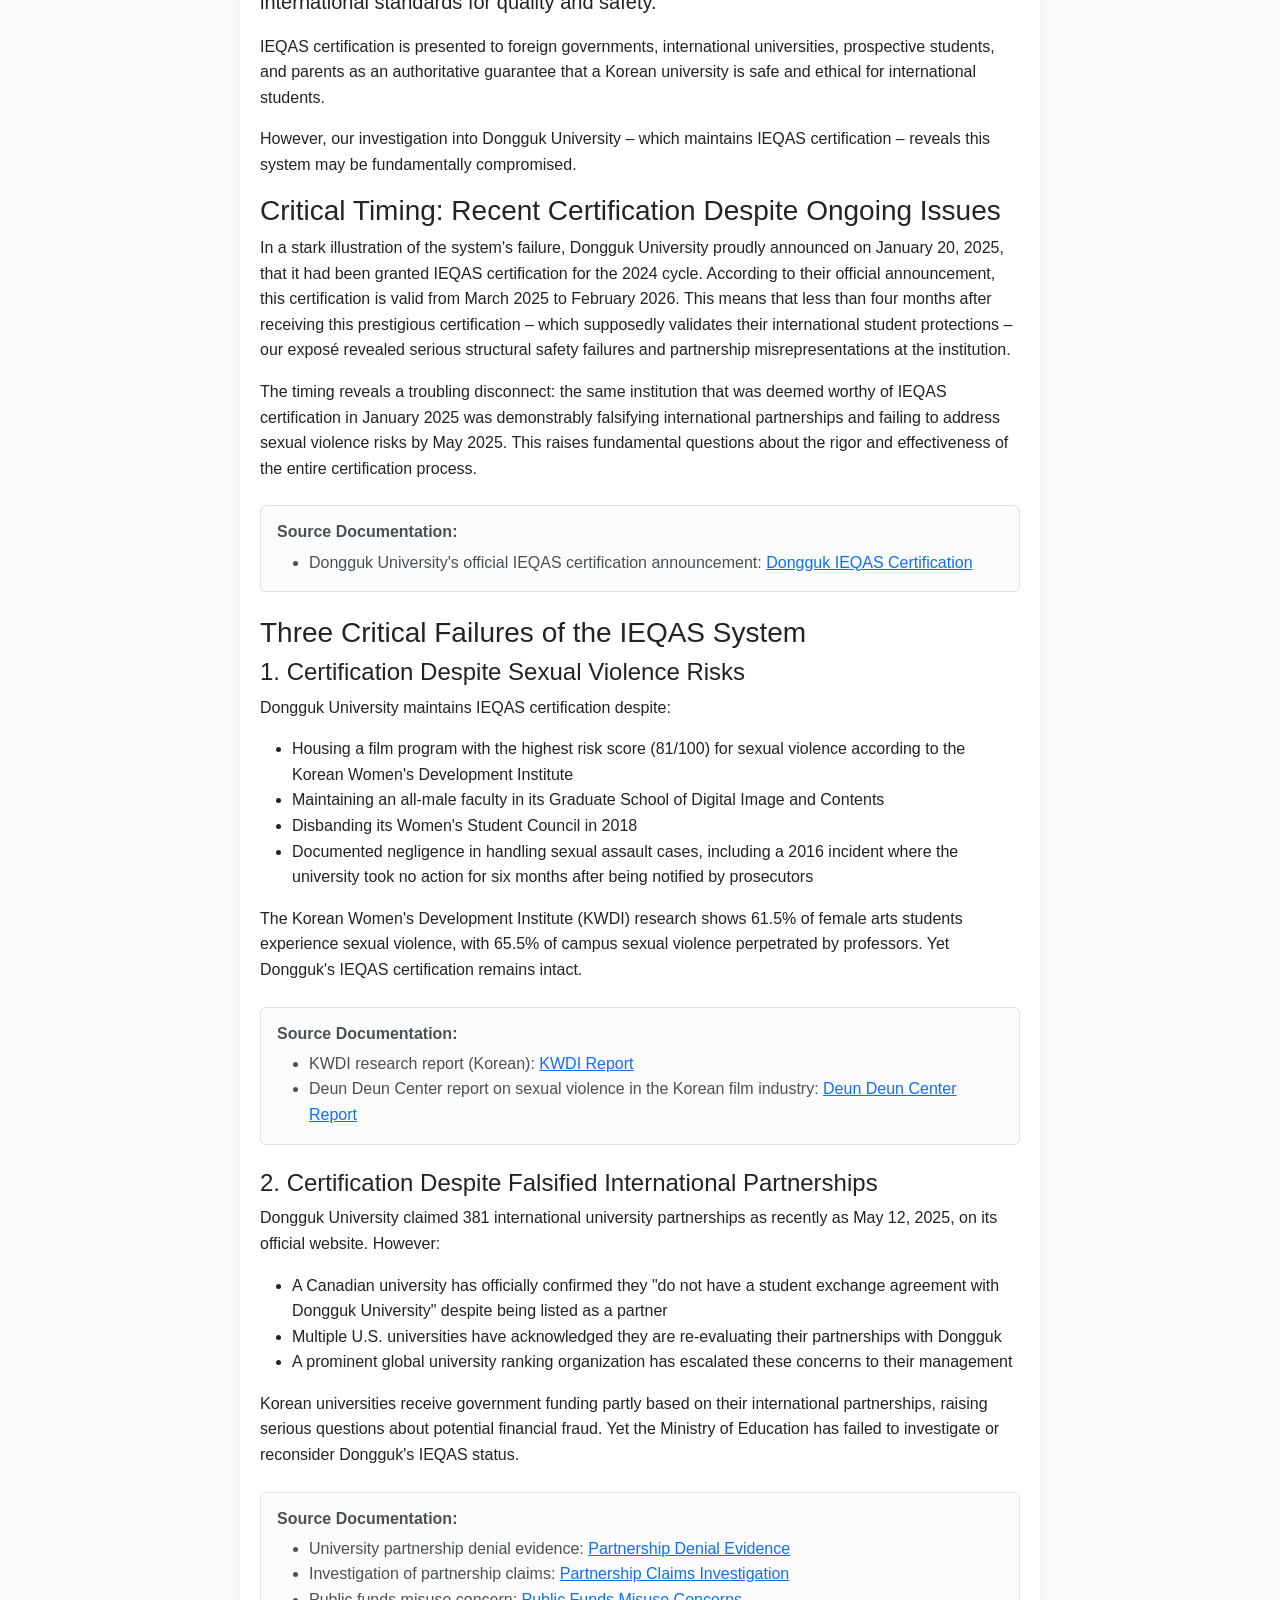
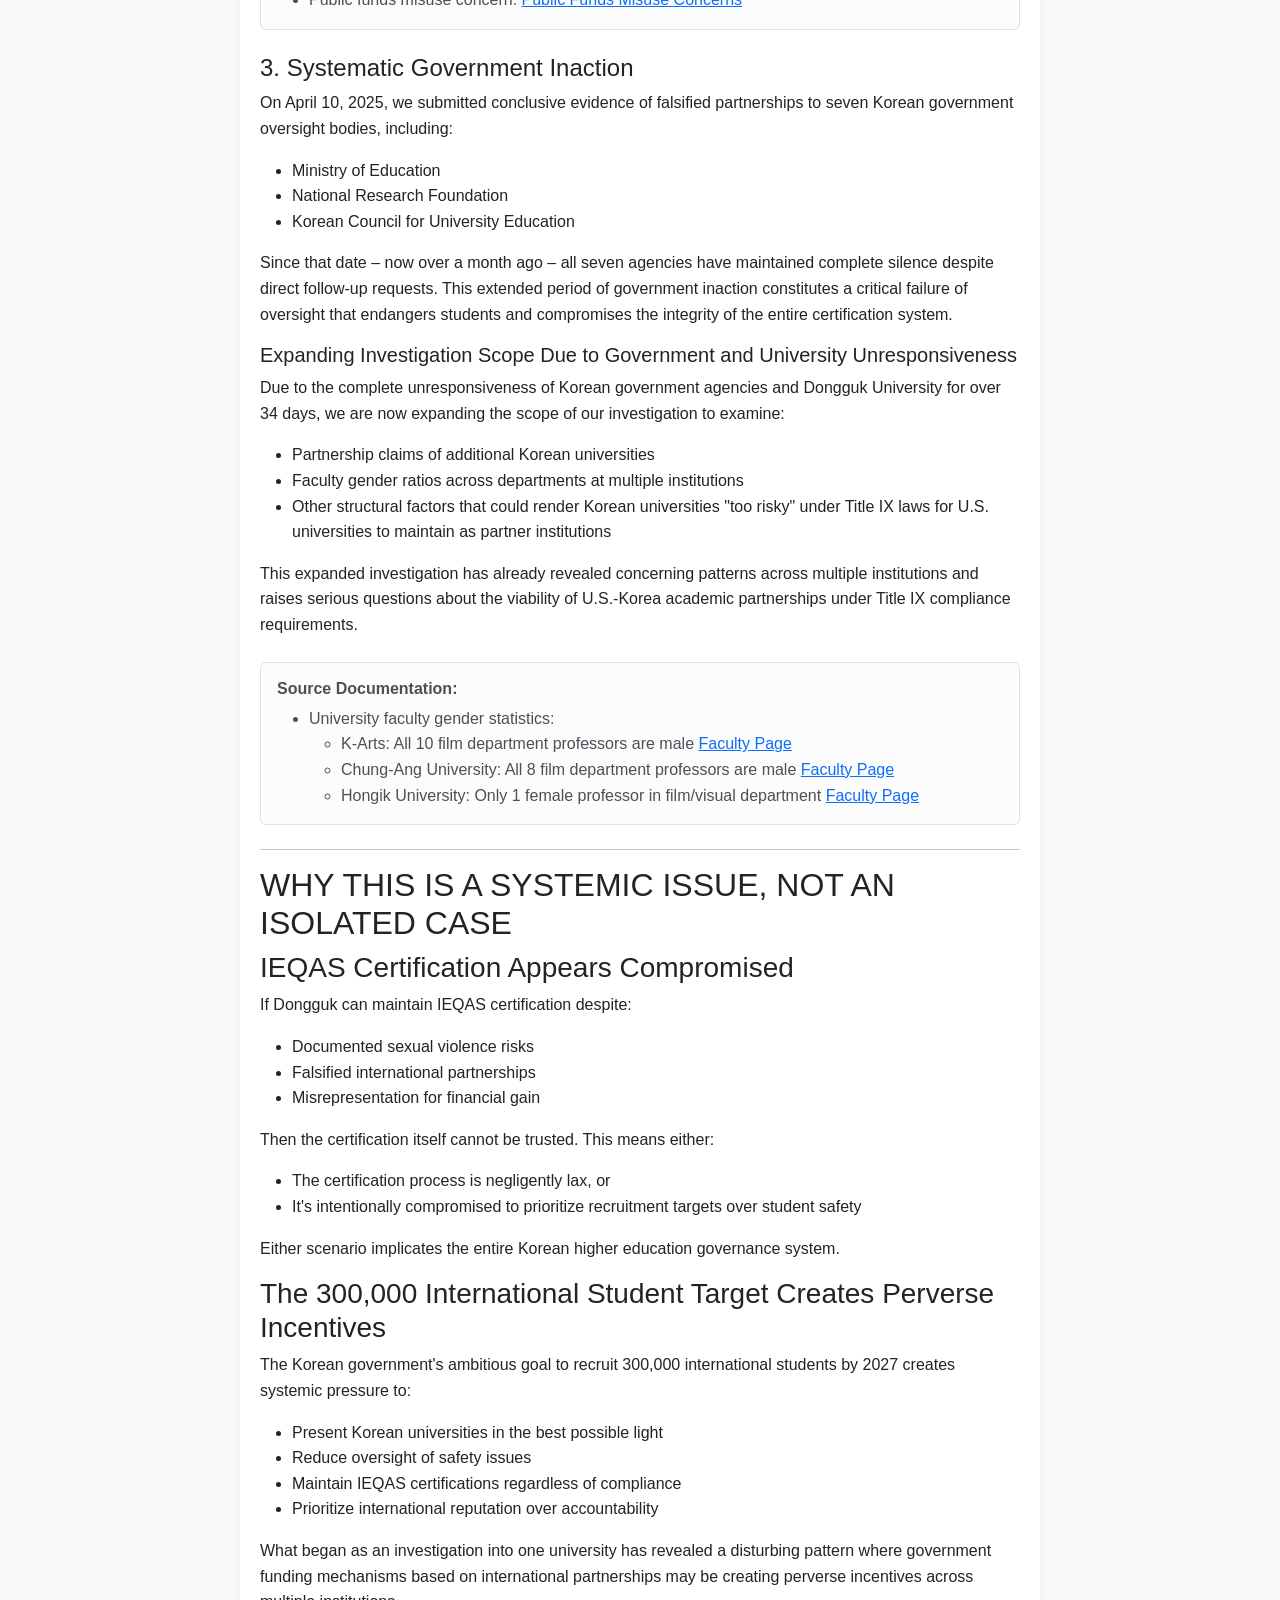
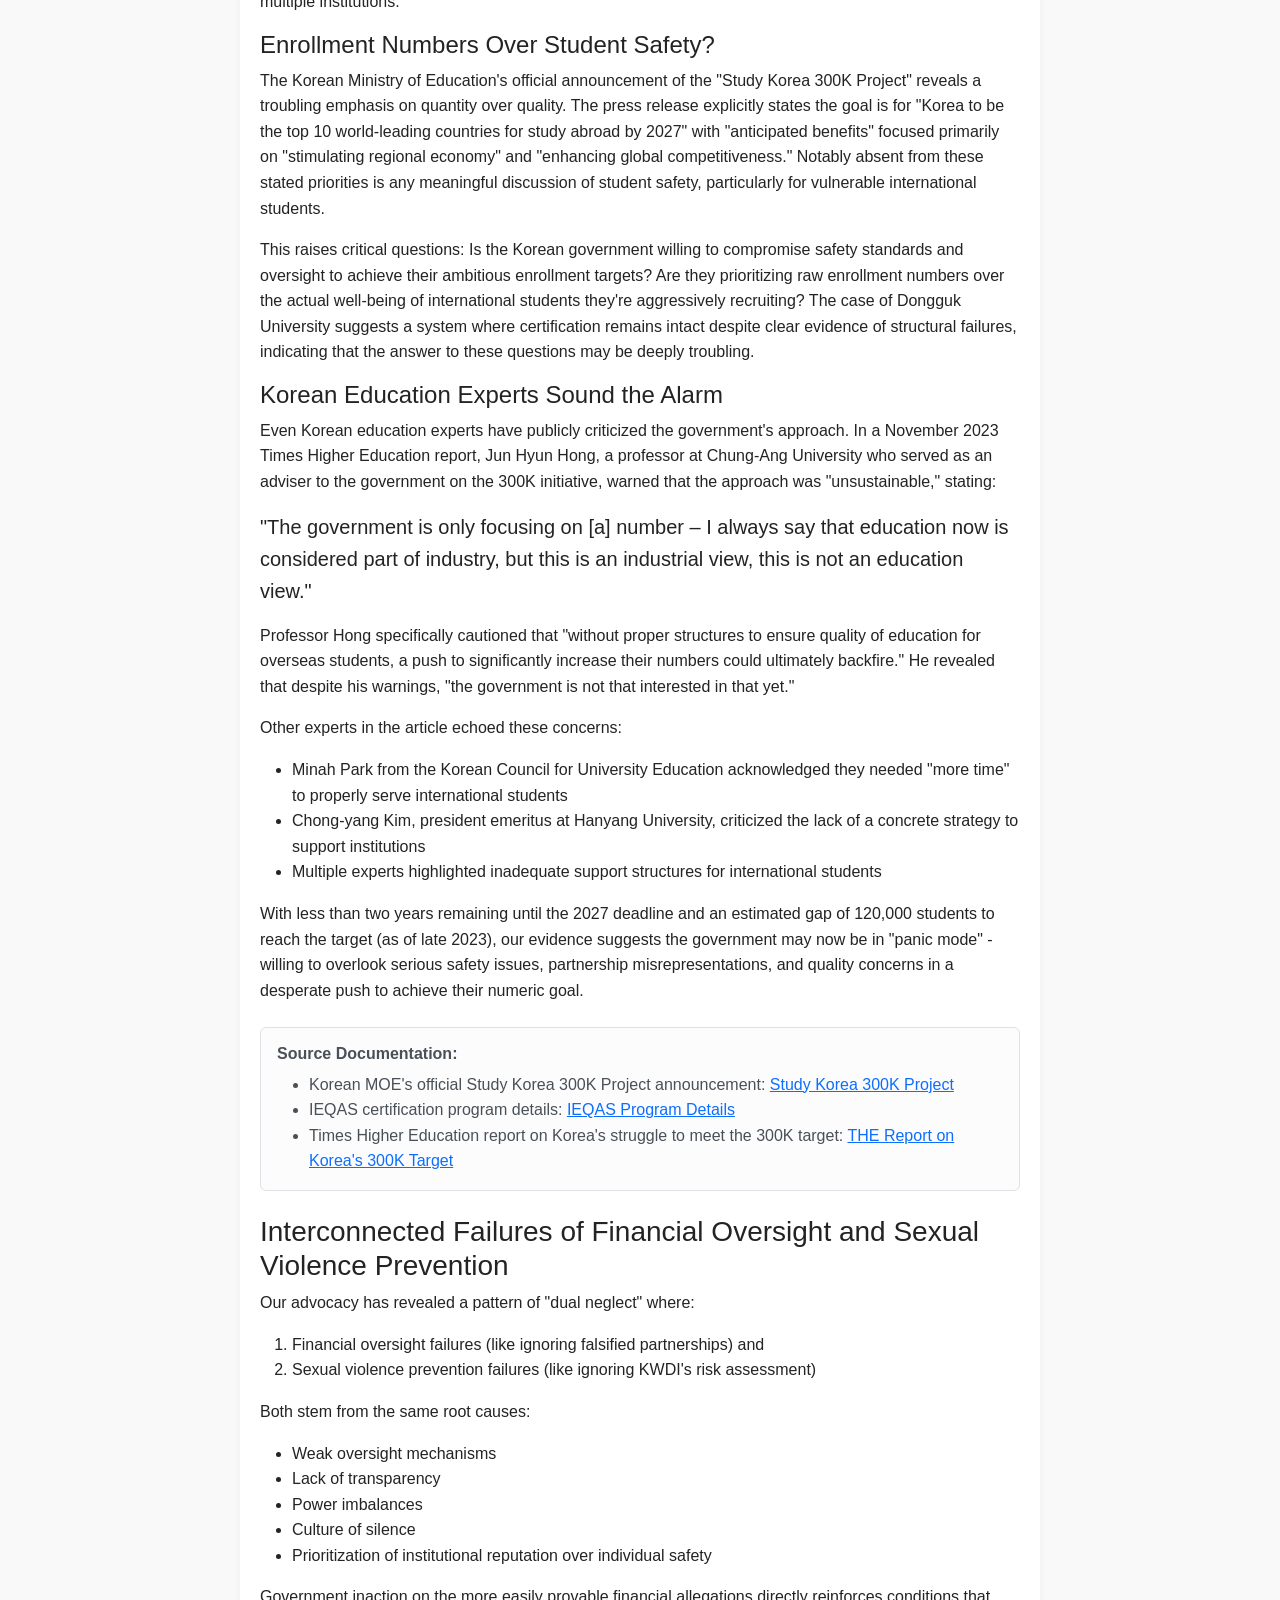
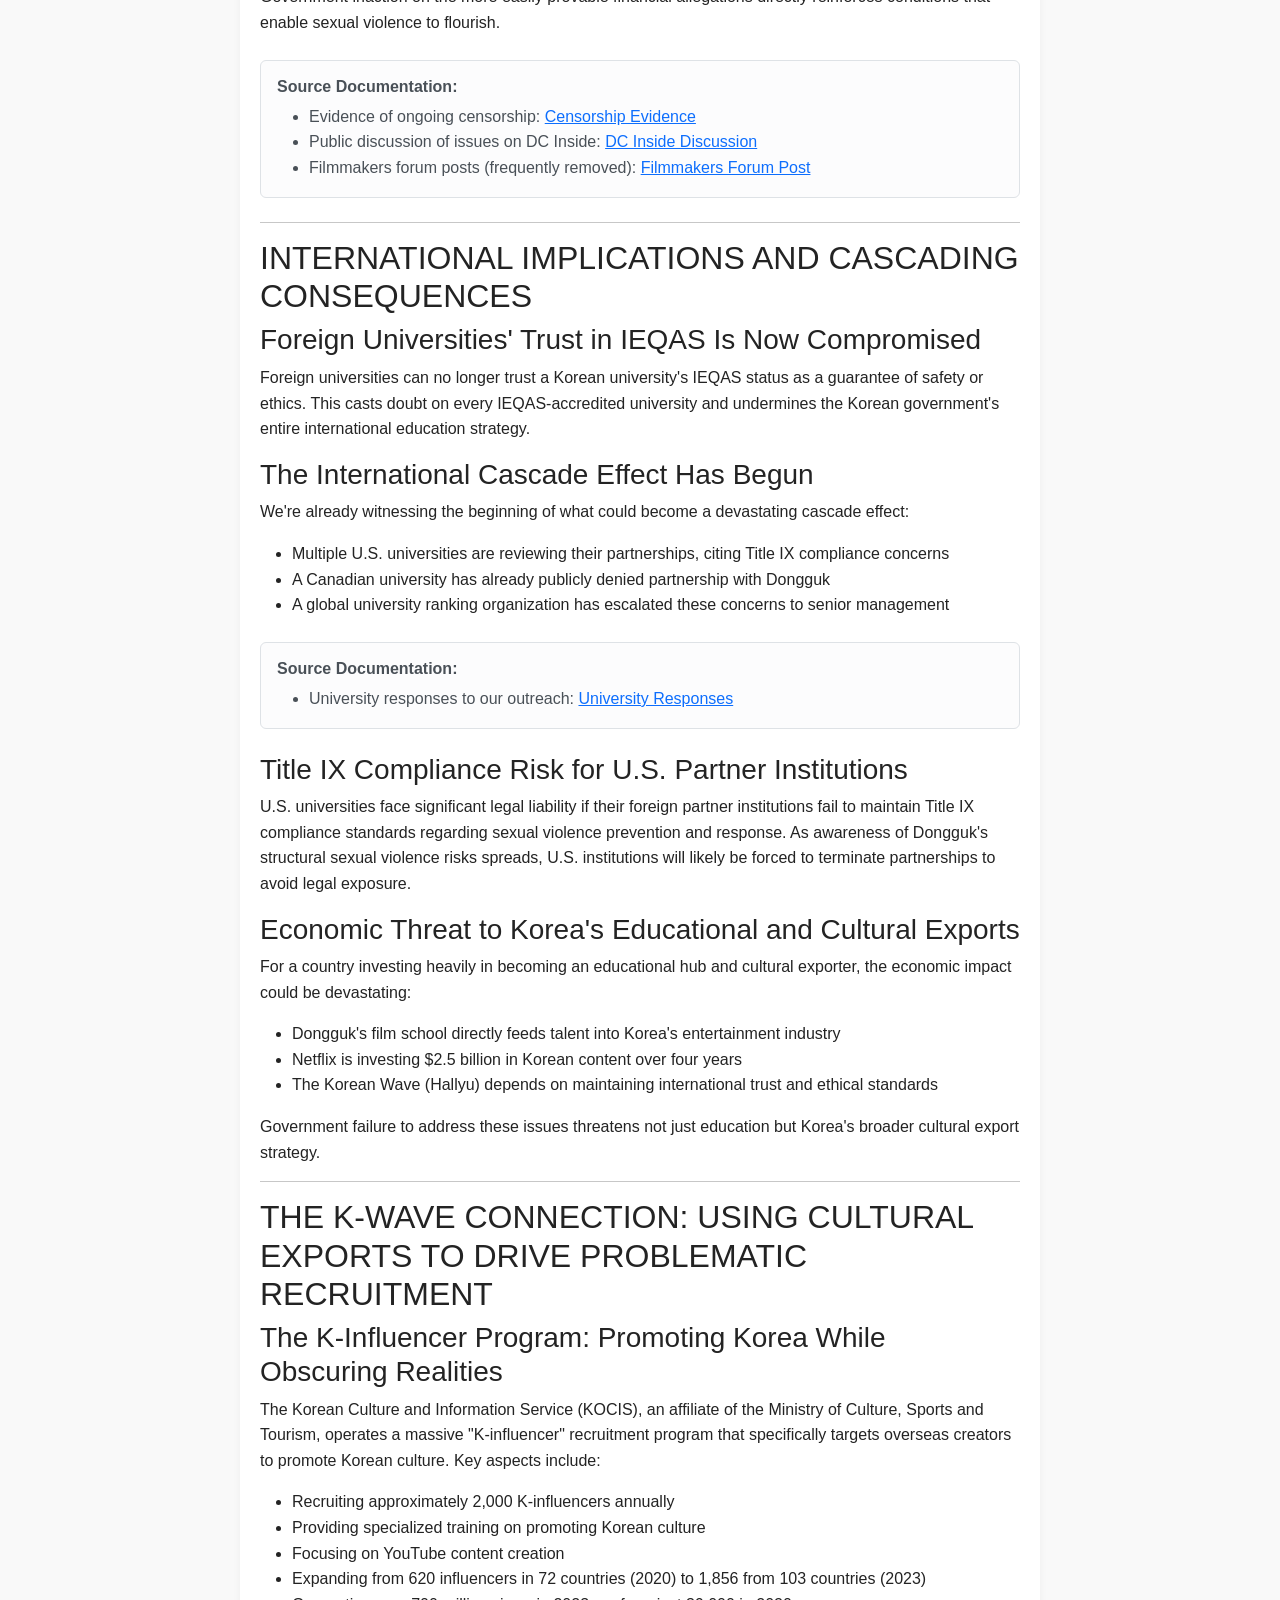
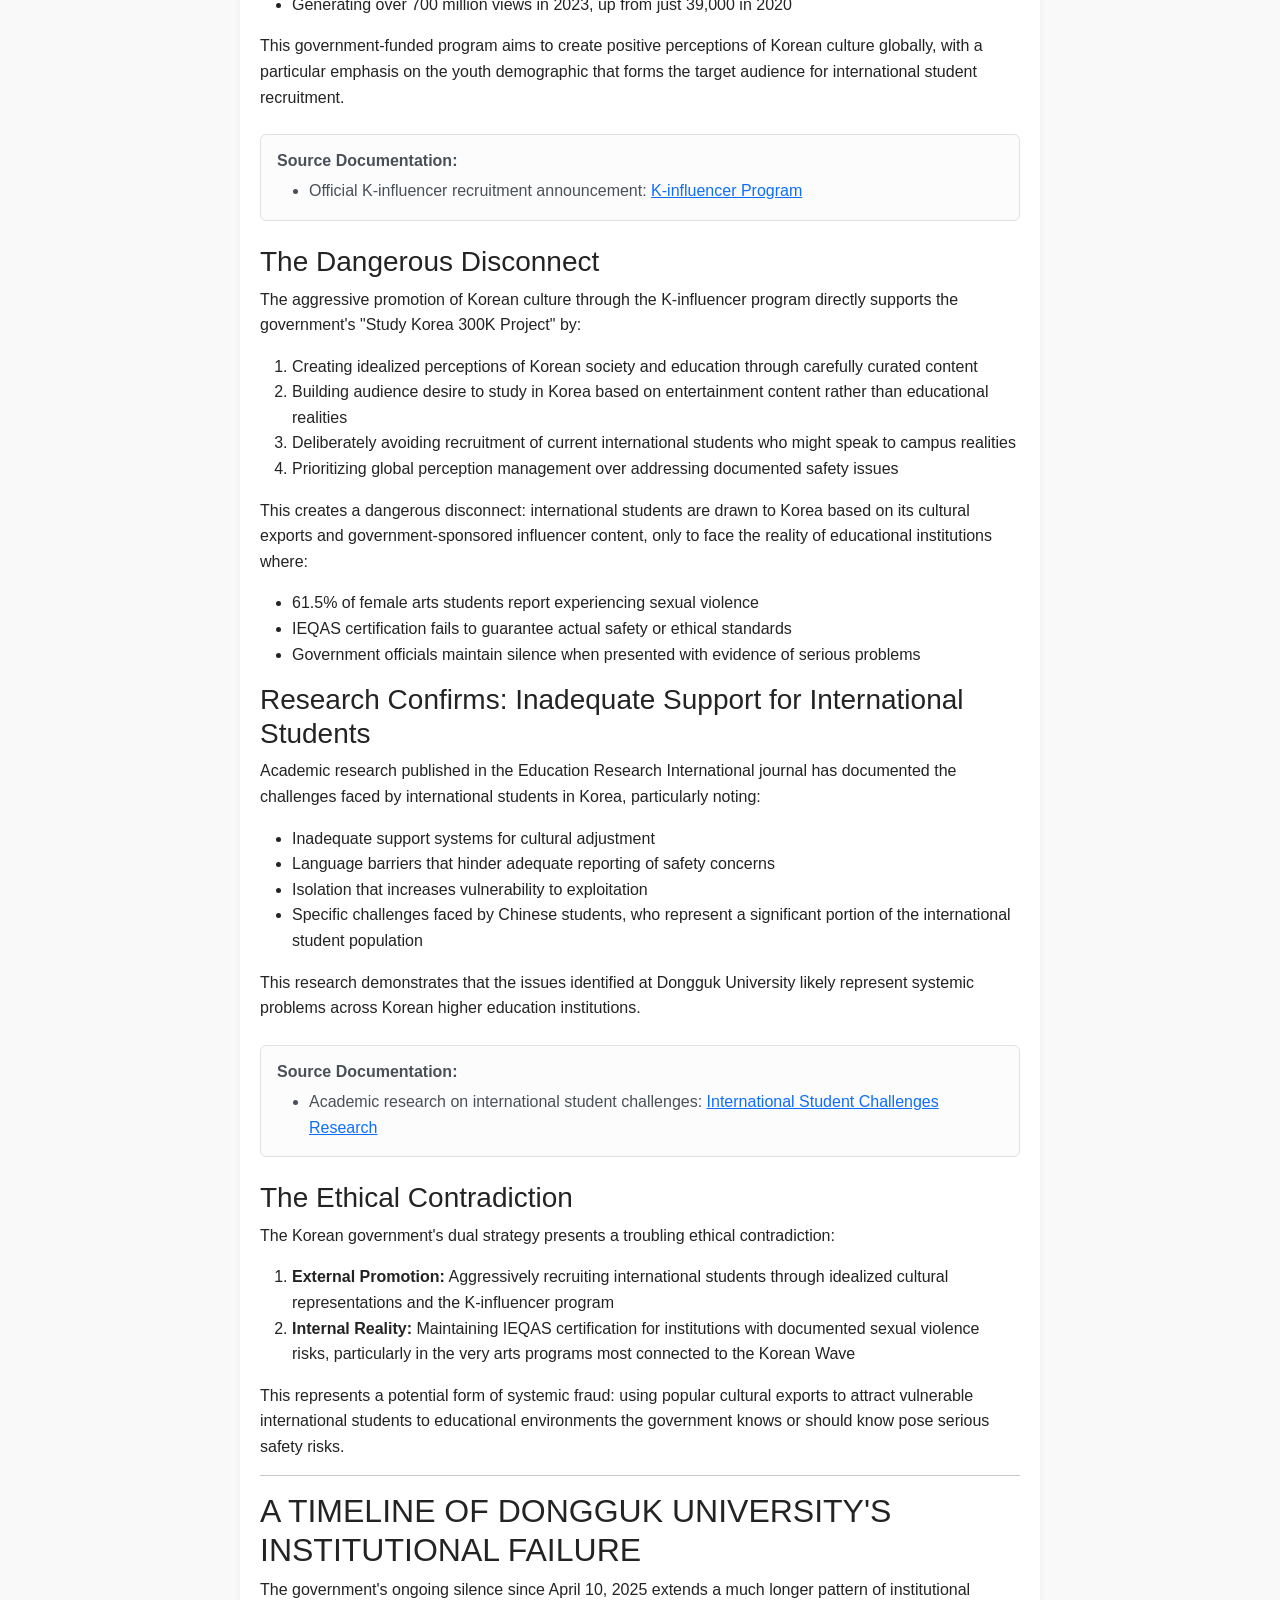
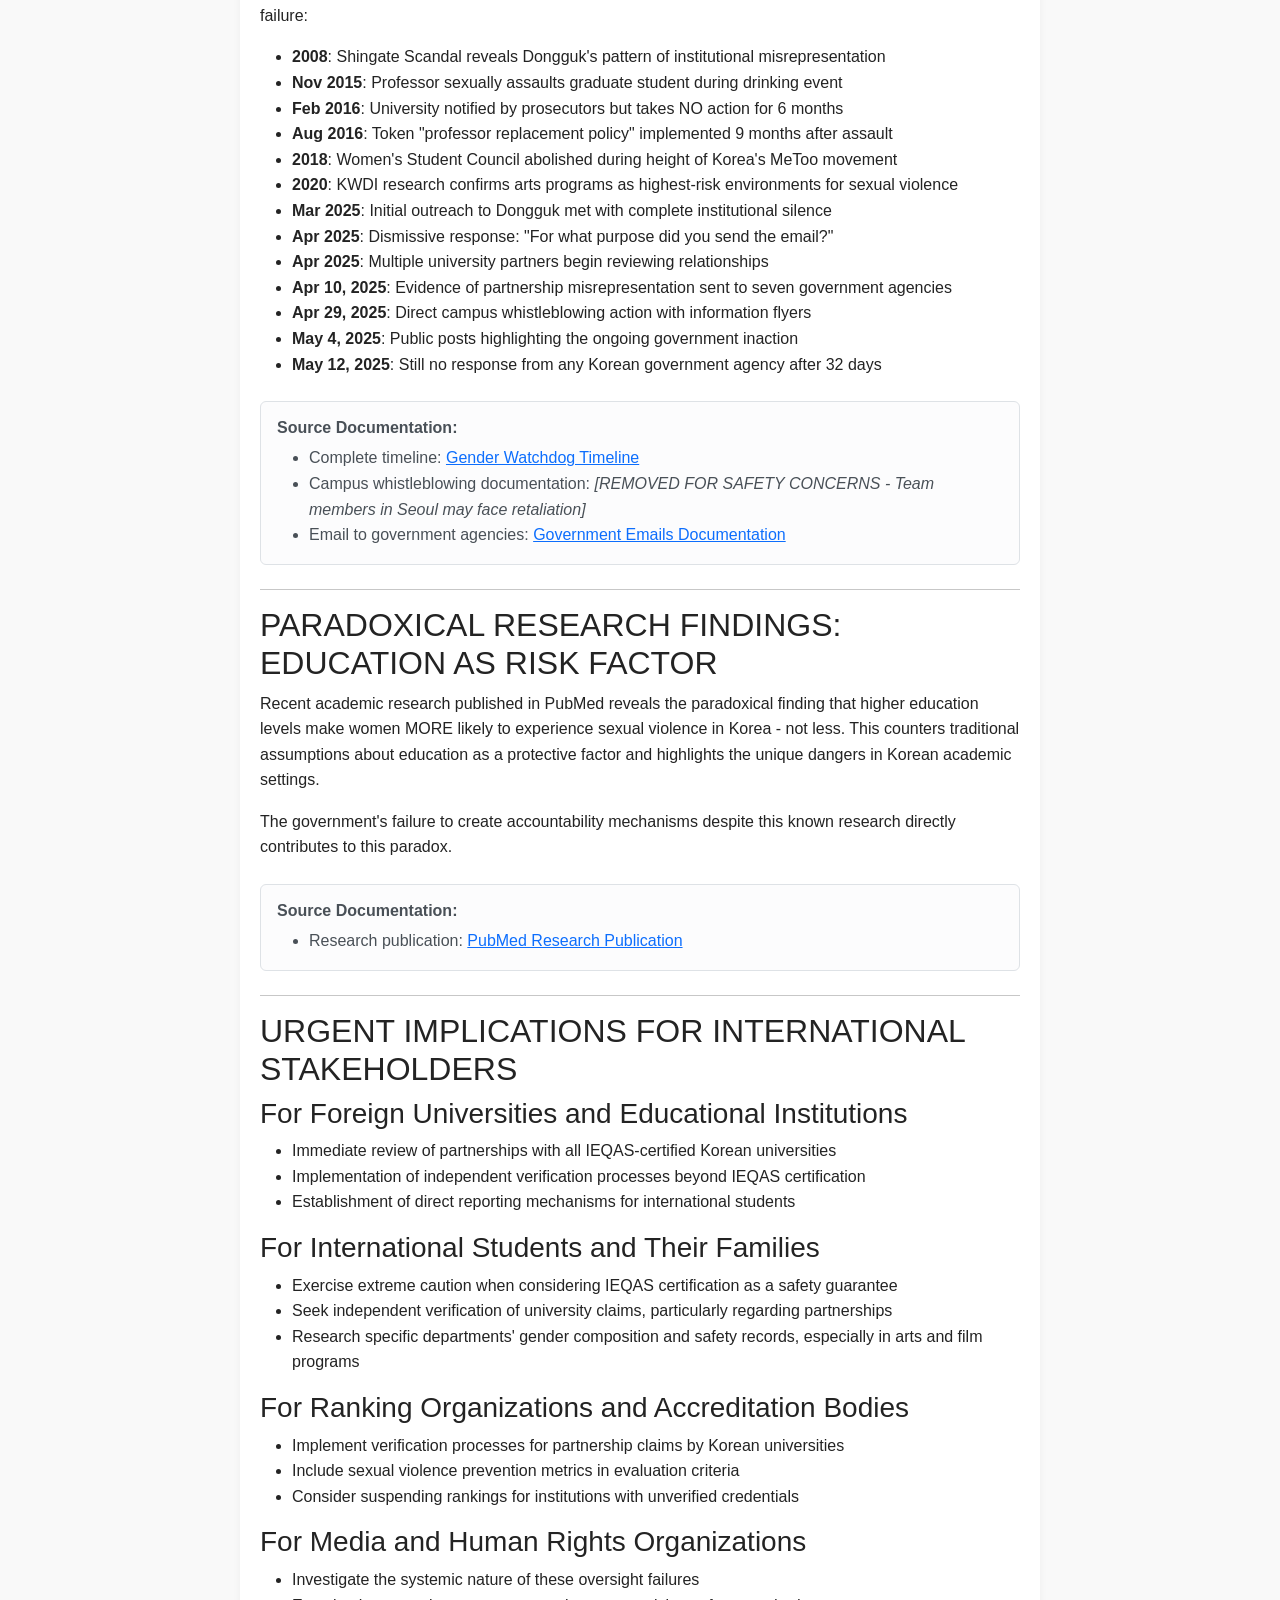
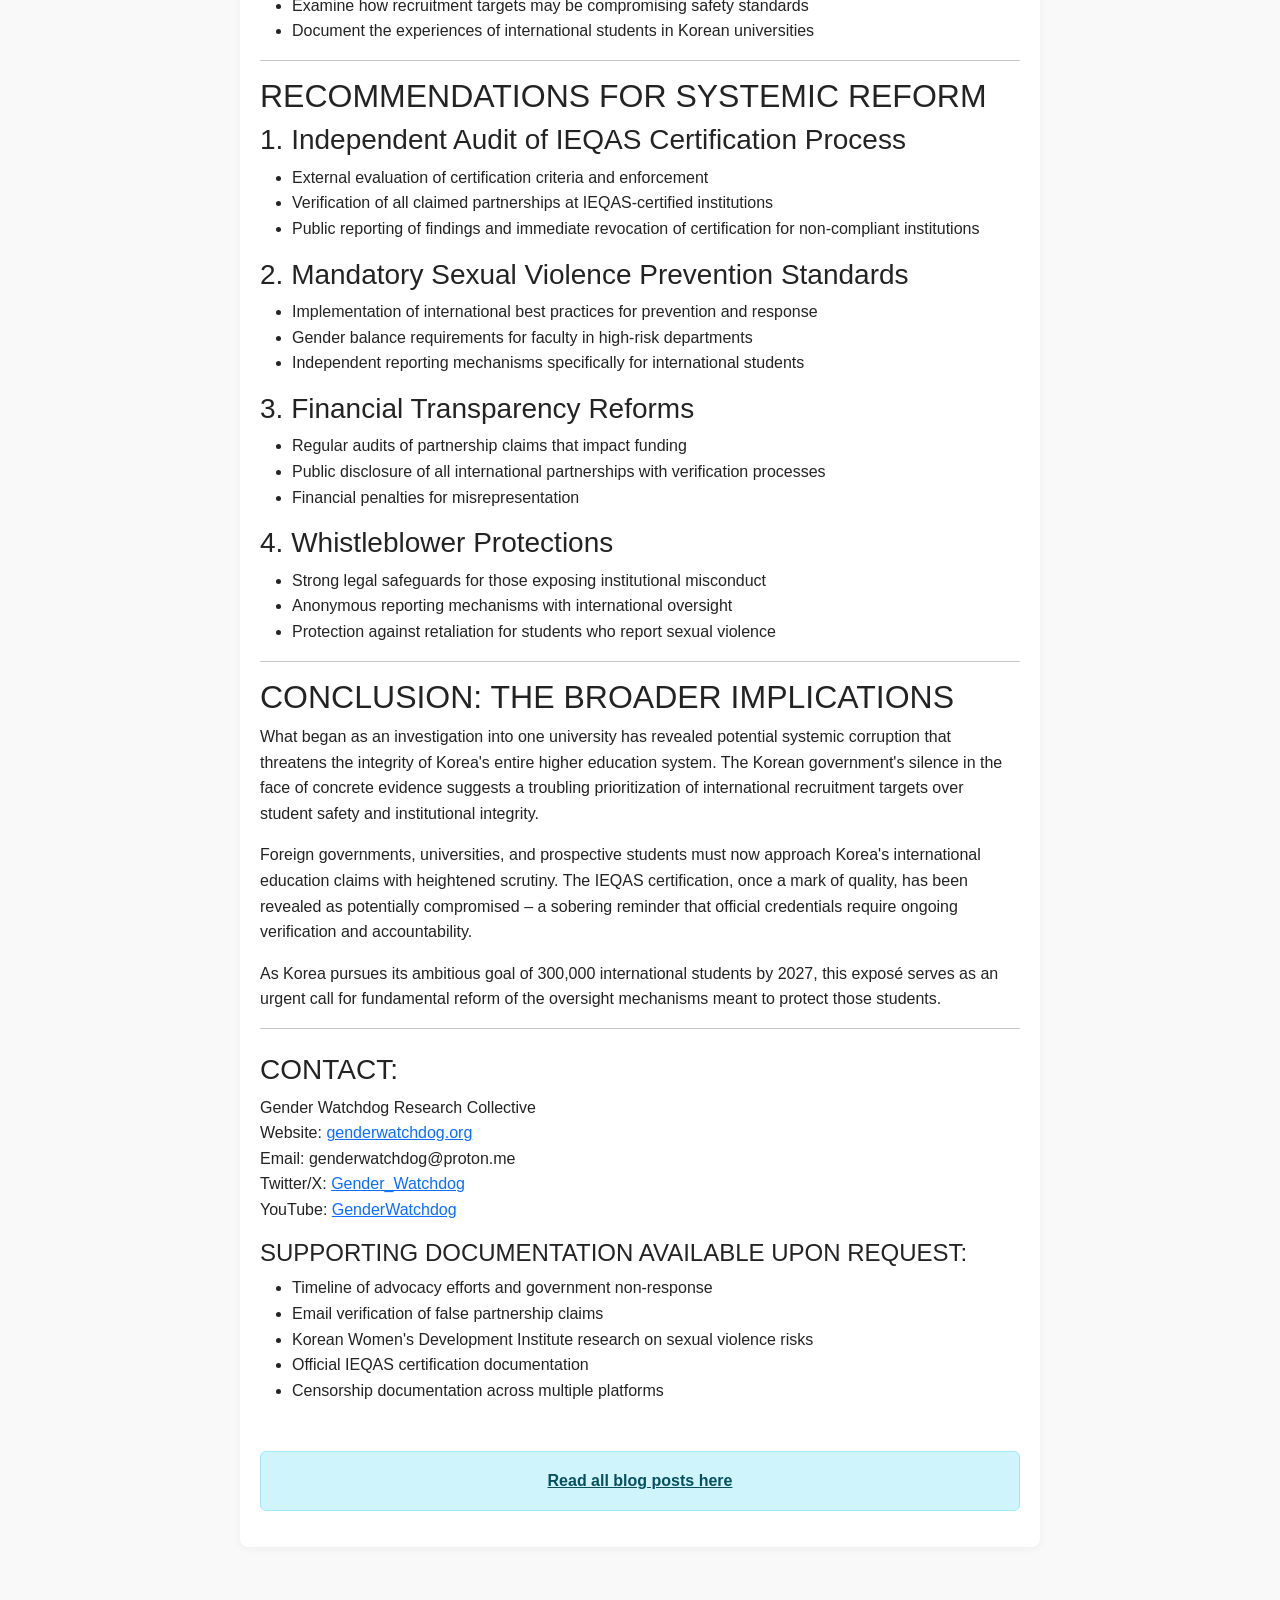
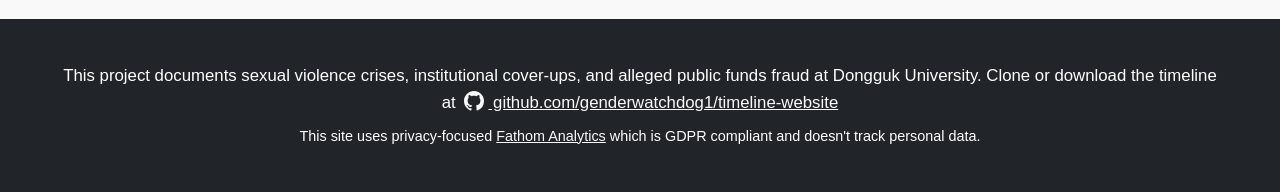
<file: blog_posts/en/05152025_horizontal_ieqas.html>
<!DOCTYPE html>
<html lang="en">
<head>
  <meta charset="UTF-8">
  <meta name="viewport" content="width=device-width, initial-scale=1.0">
  <title>EXPOSÉ: Korea's Higher Education Certification Crisis: How IEQAS Fails International Students</title>
  <meta name="description" content="Our investigation reveals how South Korea's IEQAS certification system is fundamentally compromised, with certified institutions maintaining programs with sexual violence risks.">
  <meta name="keywords" content="IEQAS, South Korea, higher education, international students, sexual violence, university certification, Dongguk University">
  <meta property="og:title" content="EXPOSÉ: Korea's Higher Education Certification Crisis: How IEQAS Fails International Students">
  <meta property="og:description" content="Our investigation reveals how South Korea's IEQAS certification system is fundamentally compromised, with certified institutions maintaining programs with sexual violence risks.">
  <meta property="og:type" content="article">
  
  <!-- Fathom - beautiful, simple website analytics -->
  <script src="https://cdn.usefathom.com/script.js" data-site="OCSEXWRF" defer></script>
  <!-- / Fathom -->
  
  <!-- Favicon setup -->
  <link rel="icon" type="image/png" href="../../imgs/favicons/gender_watchdog_favicon_16x16.png" sizes="16x16">
  <link rel="icon" type="image/png" href="../../imgs/favicons/gender_watchdog_favicon_32x32.png" sizes="32x32">
  <link rel="icon" type="image/png" href="../../imgs/favicons/gender_watchdog_favicon_48x48.png" sizes="48x48">
  <link rel="icon" type="image/png" href="../../imgs/favicons/gender_watchdog_favicon_64x64.png" sizes="64x64">
  <link rel="icon" type="image/png" href="../../imgs/favicons/gender_watchdog_favicon_128x128.png" sizes="128x128">
  <link rel="apple-touch-icon" href="../../imgs/favicons/gender_watchdog_favicon_128x128.png">
  <!-- For IE -->
  <link rel="shortcut icon" href="../../imgs/favicons/gender_watchdog_favicon_32x32.png">
  
  <!-- Bootstrap CSS -->
  <link href="https://cdn.jsdelivr.net/npm/bootstrap@5.3.0/dist/css/bootstrap.min.css" rel="stylesheet">
  <link rel="stylesheet" href="../../css/timeline.css">
  <link rel="stylesheet" href="../../css/blog_posts.css">
</head>
<body>
  <!-- Main Content -->
  <div class="content">
    <div class="container py-4">
      <div class="article-body">
        <div class="alert alert-info text-center">
          <a href="https://blog.genderwatchdog.org/blog/" target="_blank" class="alert-link">Read all blog posts here</a>
        </div>
        
        <h1 class="text-center">EXPOSÉ: Korea's Higher Education Certification Crisis: How IEQAS Fails International Students</h1>
        <h2 class="text-center h5 fw-normal">EMBARGOED UNTIL 12:00 EST, MAY 13, 2025</h2>
        <p class="text-center text-muted"><em>For International Press, Educational Institutions, and Human Rights Organizations</em></p>
        
        <div class="language-links">
          <a href="../../index.html" class="language-link active">English</a>
          <a href="../../timeline_zh_cn.html" class="language-link">简体中文</a>
          <a href="../../timeline_zh_tw.html" class="language-link">繁體中文</a>
          <a href="../../timeline_ja.html" class="language-link">日本語</a>
          <a href="../../timeline_ko.html" class="language-link">한국어</a>
        </div>

        <div class="alert alert-secondary my-4">
          <h3 class="h5 mb-2"><strong>EXECUTIVE SUMMARY</strong></h3>
          <p>Our advocacy efforts have uncovered critical systemic failures in South Korea's higher education system that pose serious risks to international students. The Korean government's International Education Quality Assurance System (IEQAS) – the official certification meant to guarantee safety and quality for international students – appears to be fundamentally compromised.</p>
          <p>Through investigating Dongguk University, we've discovered a disturbing pattern where an IEQAS-certified institution can simultaneously:</p>
          <ul>
            <li>Maintain a film program with documented sexual violence risks</li>
            <li>Falsify international partnerships</li>
            <li>Misrepresent credentials to secure government funding</li>
          </ul>
          <p>More troubling, the Korean Ministry of Education and six other government agencies have maintained complete silence since April 10, 2025 (32 days as of this writing on May 12, 2025) after receiving concrete evidence of these violations, suggesting a systemic failure of oversight that could extend across Korea's higher education landscape.</p>
          <p>This exposé details how these findings threaten the credibility of Korea's ambitious goal to recruit 300,000 international students by 2027 and calls into question the safety of current and prospective international students at Korean universities.</p>
        </div>

        <h3>Human Cost of Systemic Failures</h3>
        <p>Through our advocacy work, we have documented multiple cases of international students suffering serious adverse health impacts as direct consequences of sexual violence at Korean universities. These include severe psychological trauma, social isolation, academic disruption, and physical health deterioration. International students are particularly vulnerable due to language barriers, cultural differences, and limited support networks. The silencing of these experiences further compounds the trauma, as victims have nowhere to turn for institutional support or justice. These are not abstract concerns but real, ongoing suffering that demands immediate attention.</p>

        <div class="alert alert-light border my-4">
          <h4 class="h6 mb-2"><strong>Documentation Resources:</strong></h4>
          <ul class="mb-0">
            <li>Timeline website: <a href="https://genderwatchdog.org/" target="_blank">genderwatchdog.org</a></li>
            <li>Complete documentation: <a href="https://blog.genderwatchdog.org/blog/" target="_blank">blog.genderwatchdog.org/blog/</a></li>
            <li>Korean Women's Development Institute report: <a href="https://drive.proton.me/urls/BAPF2DA400#4RGLR08iLFAJ" target="_blank">KWDI Report</a></li>
            <li>University response documentation: <a href="https://drive.proton.me/urls/95J0T3K37R#RBCO657BAC6a" target="_blank">University Responses</a></li>
          </ul>
        </div>

        <hr>

        <h2>THE COMPROMISED IEQAS CERTIFICATION</h2>
        <p>The International Education Quality Assurance System (IEQAS) is the Korean government's official accreditation program for universities serving international students. According to the Ministry of Education's own documentation:</p>

        <blockquote class="blockquote">
          <p>"IEQAS is a comprehensive quality assurance system designed to evaluate and certify Korean universities' international education programs... to ensure they meet international standards for quality and safety."</p>
        </blockquote>

        <p>IEQAS certification is presented to foreign governments, international universities, prospective students, and parents as an authoritative guarantee that a Korean university is safe and ethical for international students.</p>

        <p>However, our investigation into Dongguk University – which maintains IEQAS certification – reveals this system may be fundamentally compromised.</p>

        <h3>Critical Timing: Recent Certification Despite Ongoing Issues</h3>
        <p>In a stark illustration of the system's failure, Dongguk University proudly announced on January 20, 2025, that it had been granted IEQAS certification for the 2024 cycle. According to their official announcement, this certification is valid from March 2025 to February 2026. This means that less than four months after receiving this prestigious certification – which supposedly validates their international student protections – our exposé revealed serious structural safety failures and partnership misrepresentations at the institution.</p>

        <p>The timing reveals a troubling disconnect: the same institution that was deemed worthy of IEQAS certification in January 2025 was demonstrably falsifying international partnerships and failing to address sexual violence risks by May 2025. This raises fundamental questions about the rigor and effectiveness of the entire certification process.</p>

        <div class="alert alert-light border my-4">
          <h4 class="h6 mb-2"><strong>Source Documentation:</strong></h4>
          <ul class="mb-0">
            <li>Dongguk University's official IEQAS certification announcement: <a href="https://wise.dongguk.ac.kr/eng/article/engnews/detail/513983" target="_blank">Dongguk IEQAS Certification</a></li>
          </ul>
        </div>

        <h3>Three Critical Failures of the IEQAS System</h3>

        <h4>1. Certification Despite Sexual Violence Risks</h4>
        <p>Dongguk University maintains IEQAS certification despite:</p>
        <ul>
          <li>Housing a film program with the highest risk score (81/100) for sexual violence according to the Korean Women's Development Institute</li>
          <li>Maintaining an all-male faculty in its Graduate School of Digital Image and Contents</li>
          <li>Disbanding its Women's Student Council in 2018</li>
          <li>Documented negligence in handling sexual assault cases, including a 2016 incident where the university took no action for six months after being notified by prosecutors</li>
        </ul>

        <p>The Korean Women's Development Institute (KWDI) research shows 61.5% of female arts students experience sexual violence, with 65.5% of campus sexual violence perpetrated by professors. Yet Dongguk's IEQAS certification remains intact.</p>

        <div class="alert alert-light border my-4">
          <h4 class="h6 mb-2"><strong>Source Documentation:</strong></h4>
          <ul class="mb-0">
            <li>KWDI research report (Korean): <a href="https://drive.proton.me/urls/BAPF2DA400#4RGLR08iLFAJ" target="_blank">KWDI Report</a></li>
            <li>Deun Deun Center report on sexual violence in the Korean film industry: <a href="https://drive.proton.me/urls/GXRANHYYJC#fz0SipRRWdaF" target="_blank">Deun Deun Center Report</a></li>
          </ul>
        </div>

        <h4>2. Certification Despite Falsified International Partnerships</h4>
        <p>Dongguk University claimed 381 international university partnerships as recently as May 12, 2025, on its official website. However:</p>
        <ul>
          <li>A Canadian university has officially confirmed they "do not have a student exchange agreement with Dongguk University" despite being listed as a partner</li>
          <li>Multiple U.S. universities have acknowledged they are re-evaluating their partnerships with Dongguk</li>
          <li>A prominent global university ranking organization has escalated these concerns to their management</li>
        </ul>

        <p>Korean universities receive government funding partly based on their international partnerships, raising serious questions about potential financial fraud. Yet the Ministry of Education has failed to investigate or reconsider Dongguk's IEQAS status.</p>

        <div class="alert alert-light border my-4">
          <h4 class="h6 mb-2"><strong>Source Documentation:</strong></h4>
          <ul class="mb-0">
            <li>University partnership denial evidence: <a href="https://drive.proton.me/urls/95J0T3K37R#RBCO657BAC6a" target="_blank">Partnership Denial Evidence</a></li>
            <li>Investigation of partnership claims: <a href="https://x.com/Gender_Watchdog/status/1918075028106867030" target="_blank">Partnership Claims Investigation</a></li>
            <li>Public funds misuse concern: <a href="https://x.com/Gender_Watchdog/status/1918201577363652788" target="_blank">Public Funds Misuse Concerns</a></li>
          </ul>
        </div>

        <h4>3. Systematic Government Inaction</h4>
        <p>On April 10, 2025, we submitted conclusive evidence of falsified partnerships to seven Korean government oversight bodies, including:</p>
        <ul>
          <li>Ministry of Education</li>
          <li>National Research Foundation</li>
          <li>Korean Council for University Education</li>
        </ul>

        <p>Since that date – now over a month ago – all seven agencies have maintained complete silence despite direct follow-up requests. This extended period of government inaction constitutes a critical failure of oversight that endangers students and compromises the integrity of the entire certification system.</p>

        <h5>Expanding Investigation Scope Due to Government and University Unresponsiveness</h5>
        <p>Due to the complete unresponsiveness of Korean government agencies and Dongguk University for over 34 days, we are now expanding the scope of our investigation to examine:</p>
        <ul>
          <li>Partnership claims of additional Korean universities</li>
          <li>Faculty gender ratios across departments at multiple institutions</li>
          <li>Other structural factors that could render Korean universities "too risky" under Title IX laws for U.S. universities to maintain as partner institutions</li>
        </ul>

        <p>This expanded investigation has already revealed concerning patterns across multiple institutions and raises serious questions about the viability of U.S.-Korea academic partnerships under Title IX compliance requirements.</p>

        <div class="alert alert-light border my-4">
          <h4 class="h6 mb-2"><strong>Source Documentation:</strong></h4>
          <ul class="mb-0">
            <li>University faculty gender statistics:
              <ul>
                <li>K-Arts: All 10 film department professors are male <a href="https://web.archive.org/web/20250511225518/https://www.karts.ac.kr/en/schools/faclty_view.do?PR_CODE=0301" target="_blank">Faculty Page</a></li>
                <li>Chung-Ang University: All 8 film department professors are male <a href="https://archive.md/zTxUx" target="_blank">Faculty Page</a></li>
                <li>Hongik University: Only 1 female professor in film/visual department <a href="https://web.archive.org/web/20250511230116/https://www.hongik.ac.kr/en/academics/intro-faculty-detail.do?mode=view&deptCd=BAC170&depth=2" target="_blank">Faculty Page</a></li>
              </ul>
            </li>
          </ul>
        </div>

        <hr>

        <h2>WHY THIS IS A SYSTEMIC ISSUE, NOT AN ISOLATED CASE</h2>
        <h3>IEQAS Certification Appears Compromised</h3>
        <p>If Dongguk can maintain IEQAS certification despite:</p>
        <ul>
          <li>Documented sexual violence risks</li>
          <li>Falsified international partnerships</li>
          <li>Misrepresentation for financial gain</li>
        </ul>

        <p>Then the certification itself cannot be trusted. This means either:</p>
        <ul>
          <li>The certification process is negligently lax, or</li>
          <li>It's intentionally compromised to prioritize recruitment targets over student safety</li>
        </ul>

        <p>Either scenario implicates the entire Korean higher education governance system.</p>

        <h3>The 300,000 International Student Target Creates Perverse Incentives</h3>
        <p>The Korean government's ambitious goal to recruit 300,000 international students by 2027 creates systemic pressure to:</p>
        <ul>
          <li>Present Korean universities in the best possible light</li>
          <li>Reduce oversight of safety issues</li>
          <li>Maintain IEQAS certifications regardless of compliance</li>
          <li>Prioritize international reputation over accountability</li>
        </ul>

        <p>What began as an investigation into one university has revealed a disturbing pattern where government funding mechanisms based on international partnerships may be creating perverse incentives across multiple institutions.</p>

        <h4>Enrollment Numbers Over Student Safety?</h4>
        <p>The Korean Ministry of Education's official announcement of the "Study Korea 300K Project" reveals a troubling emphasis on quantity over quality. The press release explicitly states the goal is for "Korea to be the top 10 world-leading countries for study abroad by 2027" with "anticipated benefits" focused primarily on "stimulating regional economy" and "enhancing global competitiveness." Notably absent from these stated priorities is any meaningful discussion of student safety, particularly for vulnerable international students.</p>

        <p>This raises critical questions: Is the Korean government willing to compromise safety standards and oversight to achieve their ambitious enrollment targets? Are they prioritizing raw enrollment numbers over the actual well-being of international students they're aggressively recruiting? The case of Dongguk University suggests a system where certification remains intact despite clear evidence of structural failures, indicating that the answer to these questions may be deeply troubling.</p>

        <h4>Korean Education Experts Sound the Alarm</h4>
        <p>Even Korean education experts have publicly criticized the government's approach. In a November 2023 Times Higher Education report, Jun Hyun Hong, a professor at Chung-Ang University who served as an adviser to the government on the 300K initiative, warned that the approach was "unsustainable," stating:</p>

        <blockquote class="blockquote">
          <p>"The government is only focusing on [a] number – I always say that education now is considered part of industry, but this is an industrial view, this is not an education view."</p>
        </blockquote>

        <p>Professor Hong specifically cautioned that "without proper structures to ensure quality of education for overseas students, a push to significantly increase their numbers could ultimately backfire." He revealed that despite his warnings, "the government is not that interested in that yet."</p>

        <p>Other experts in the article echoed these concerns:</p>
        <ul>
          <li>Minah Park from the Korean Council for University Education acknowledged they needed "more time" to properly serve international students</li>
          <li>Chong-yang Kim, president emeritus at Hanyang University, criticized the lack of a concrete strategy to support institutions</li>
          <li>Multiple experts highlighted inadequate support structures for international students</li>
        </ul>

        <p>With less than two years remaining until the 2027 deadline and an estimated gap of 120,000 students to reach the target (as of late 2023), our evidence suggests the government may now be in "panic mode" - willing to overlook serious safety issues, partnership misrepresentations, and quality concerns in a desperate push to achieve their numeric goal.</p>

        <div class="alert alert-light border my-4">
          <h4 class="h6 mb-2"><strong>Source Documentation:</strong></h4>
          <ul class="mb-0">
            <li>Korean MOE's official Study Korea 300K Project announcement: <a href="https://english.moe.go.kr/boardCnts/viewRenewal.do?boardID=265&boardSeq=96185&lev=0&searchType=null&statusYN=W&page=1&s=english&m=0201&opType=N" target="_blank">Study Korea 300K Project</a></li>
            <li>IEQAS certification program details: <a href="https://english.moe.go.kr/boardCnts/view.do?boardID=265&boardSeq=33134&lev=0&searchType=S&statusYN=C&page=7&s=english&m=03" target="_blank">IEQAS Program Details</a></li>
            <li>Times Higher Education report on Korea's struggle to meet the 300K target: <a href="https://www.timeshighereducation.com/news/korea-unlikely-meet-2027-target-300k-international-students" target="_blank">THE Report on Korea's 300K Target</a></li>
          </ul>
        </div>

        <h3>Interconnected Failures of Financial Oversight and Sexual Violence Prevention</h3>
        <p>Our advocacy has revealed a pattern of "dual neglect" where:</p>
        <ol>
          <li>Financial oversight failures (like ignoring falsified partnerships) and</li>
          <li>Sexual violence prevention failures (like ignoring KWDI's risk assessment)</li>
        </ol>

        <p>Both stem from the same root causes:</p>
        <ul>
          <li>Weak oversight mechanisms</li>
          <li>Lack of transparency</li>
          <li>Power imbalances</li>
          <li>Culture of silence</li>
          <li>Prioritization of institutional reputation over individual safety</li>
        </ul>

        <p>Government inaction on the more easily provable financial allegations directly reinforces conditions that enable sexual violence to flourish.</p>

        <div class="alert alert-light border my-4">
          <h4 class="h6 mb-2"><strong>Source Documentation:</strong></h4>
          <ul class="mb-0">
            <li>Evidence of ongoing censorship: <a href="https://drive.proton.me/urls/972052ZHVC#5q9KYH6Q8KC1" target="_blank">Censorship Evidence</a></li>
            <li>Public discussion of issues on DC Inside: <a href="https://gall.dcinside.com/board/view/?id=dongguk&no=128215&page=1" target="_blank">DC Inside Discussion</a></li>
            <li>Filmmakers forum posts (frequently removed): <a href="https://www.filmmakers.co.kr/board/25267720" target="_blank">Filmmakers Forum Post</a></li>
          </ul>
        </div>

        <hr>

        <h2>INTERNATIONAL IMPLICATIONS AND CASCADING CONSEQUENCES</h2>
        <h3>Foreign Universities' Trust in IEQAS Is Now Compromised</h3>
        <p>Foreign universities can no longer trust a Korean university's IEQAS status as a guarantee of safety or ethics. This casts doubt on every IEQAS-accredited university and undermines the Korean government's entire international education strategy.</p>

        <h3>The International Cascade Effect Has Begun</h3>
        <p>We're already witnessing the beginning of what could become a devastating cascade effect:</p>
        <ul>
          <li>Multiple U.S. universities are reviewing their partnerships, citing Title IX compliance concerns</li>
          <li>A Canadian university has already publicly denied partnership with Dongguk</li>
          <li>A global university ranking organization has escalated these concerns to senior management</li>
        </ul>

        <div class="alert alert-light border my-4">
          <h4 class="h6 mb-2"><strong>Source Documentation:</strong></h4>
          <ul class="mb-0">
            <li>University responses to our outreach: <a href="https://drive.proton.me/urls/95J0T3K37R#RBCO657BAC6a" target="_blank">University Responses</a></li>
          </ul>
        </div>

        <h3>Title IX Compliance Risk for U.S. Partner Institutions</h3>
        <p>U.S. universities face significant legal liability if their foreign partner institutions fail to maintain Title IX compliance standards regarding sexual violence prevention and response. As awareness of Dongguk's structural sexual violence risks spreads, U.S. institutions will likely be forced to terminate partnerships to avoid legal exposure.</p>

        <h3>Economic Threat to Korea's Educational and Cultural Exports</h3>
        <p>For a country investing heavily in becoming an educational hub and cultural exporter, the economic impact could be devastating:</p>
        <ul>
          <li>Dongguk's film school directly feeds talent into Korea's entertainment industry</li>
          <li>Netflix is investing $2.5 billion in Korean content over four years</li>
          <li>The Korean Wave (Hallyu) depends on maintaining international trust and ethical standards</li>
        </ul>

        <p>Government failure to address these issues threatens not just education but Korea's broader cultural export strategy.</p>

        <hr>

        <h2>THE K-WAVE CONNECTION: USING CULTURAL EXPORTS TO DRIVE PROBLEMATIC RECRUITMENT</h2>
        <h3>The K-Influencer Program: Promoting Korea While Obscuring Realities</h3>
        <p>The Korean Culture and Information Service (KOCIS), an affiliate of the Ministry of Culture, Sports and Tourism, operates a massive "K-influencer" recruitment program that specifically targets overseas creators to promote Korean culture. Key aspects include:</p>
        <ul>
          <li>Recruiting approximately 2,000 K-influencers annually</li>
          <li>Providing specialized training on promoting Korean culture</li>
          <li>Focusing on YouTube content creation</li>
          <li>Expanding from 620 influencers in 72 countries (2020) to 1,856 from 103 countries (2023)</li>
          <li>Generating over 700 million views in 2023, up from just 39,000 in 2020</li>
        </ul>

        <p>This government-funded program aims to create positive perceptions of Korean culture globally, with a particular emphasis on the youth demographic that forms the target audience for international student recruitment.</p>

        <div class="alert alert-light border my-4">
          <h4 class="h6 mb-2"><strong>Source Documentation:</strong></h4>
          <ul class="mb-0">
            <li>Official K-influencer recruitment announcement: <a href="https://www.korea.net/NewsFocus/Culture/view?articleId=229570" target="_blank">K-influencer Program</a></li>
          </ul>
        </div>

        <h3>The Dangerous Disconnect</h3>
        <p>The aggressive promotion of Korean culture through the K-influencer program directly supports the government's "Study Korea 300K Project" by:</p>
        <ol>
          <li>Creating idealized perceptions of Korean society and education through carefully curated content</li>
          <li>Building audience desire to study in Korea based on entertainment content rather than educational realities</li>
          <li>Deliberately avoiding recruitment of current international students who might speak to campus realities</li>
          <li>Prioritizing global perception management over addressing documented safety issues</li>
        </ol>

        <p>This creates a dangerous disconnect: international students are drawn to Korea based on its cultural exports and government-sponsored influencer content, only to face the reality of educational institutions where:</p>
        <ul>
          <li>61.5% of female arts students report experiencing sexual violence</li>
          <li>IEQAS certification fails to guarantee actual safety or ethical standards</li>
          <li>Government officials maintain silence when presented with evidence of serious problems</li>
        </ul>

        <h3>Research Confirms: Inadequate Support for International Students</h3>
        <p>Academic research published in the Education Research International journal has documented the challenges faced by international students in Korea, particularly noting:</p>
        <ul>
          <li>Inadequate support systems for cultural adjustment</li>
          <li>Language barriers that hinder adequate reporting of safety concerns</li>
          <li>Isolation that increases vulnerability to exploitation</li>
          <li>Specific challenges faced by Chinese students, who represent a significant portion of the international student population</li>
        </ul>

        <p>This research demonstrates that the issues identified at Dongguk University likely represent systemic problems across Korean higher education institutions.</p>

        <div class="alert alert-light border my-4">
          <h4 class="h6 mb-2"><strong>Source Documentation:</strong></h4>
          <ul class="mb-0">
            <li>Academic research on international student challenges: <a href="https://files.eric.ed.gov/fulltext/EJ1336194.pdf" target="_blank">International Student Challenges Research</a></li>
          </ul>
        </div>

        <h3>The Ethical Contradiction</h3>
        <p>The Korean government's dual strategy presents a troubling ethical contradiction:</p>
        <ol>
          <li><strong>External Promotion:</strong> Aggressively recruiting international students through idealized cultural representations and the K-influencer program</li>
          <li><strong>Internal Reality:</strong> Maintaining IEQAS certification for institutions with documented sexual violence risks, particularly in the very arts programs most connected to the Korean Wave</li>
        </ol>

        <p>This represents a potential form of systemic fraud: using popular cultural exports to attract vulnerable international students to educational environments the government knows or should know pose serious safety risks.</p>

        <hr>

        <h2>A TIMELINE OF DONGGUK UNIVERSITY'S INSTITUTIONAL FAILURE</h2>
        <p>The government's ongoing silence since April 10, 2025 extends a much longer pattern of institutional failure:</p>
        <ul>
          <li><strong>2008</strong>: Shingate Scandal reveals Dongguk's pattern of institutional misrepresentation</li>
          <li><strong>Nov 2015</strong>: Professor sexually assaults graduate student during drinking event</li>
          <li><strong>Feb 2016</strong>: University notified by prosecutors but takes NO action for 6 months</li>
          <li><strong>Aug 2016</strong>: Token "professor replacement policy" implemented 9 months after assault</li>
          <li><strong>2018</strong>: Women's Student Council abolished during height of Korea's MeToo movement</li>
          <li><strong>2020</strong>: KWDI research confirms arts programs as highest-risk environments for sexual violence</li>
          <li><strong>Mar 2025</strong>: Initial outreach to Dongguk met with complete institutional silence</li>
          <li><strong>Apr 2025</strong>: Dismissive response: "For what purpose did you send the email?"</li>
          <li><strong>Apr 2025</strong>: Multiple university partners begin reviewing relationships</li>
          <li><strong>Apr 10, 2025</strong>: Evidence of partnership misrepresentation sent to seven government agencies</li>
          <li><strong>Apr 29, 2025</strong>: Direct campus whistleblowing action with information flyers</li>
          <li><strong>May 4, 2025</strong>: Public posts highlighting the ongoing government inaction</li>
          <li><strong>May 12, 2025</strong>: Still no response from any Korean government agency after 32 days</li>
        </ul>

        <div class="alert alert-light border my-4">
          <h4 class="h6 mb-2"><strong>Source Documentation:</strong></h4>
          <ul class="mb-0">
            <li>Complete timeline: <a href="https://genderwatchdog.org/" target="_blank">Gender Watchdog Timeline</a></li>
            <li>Campus whistleblowing documentation: <em>[REMOVED FOR SAFETY CONCERNS - Team members in Seoul may face retaliation]</em></li>
            <li>Email to government agencies: <a href="https://x.com/Gender_Watchdog/status/1918865547728736340" target="_blank">Government Emails Documentation</a></li>
          </ul>
        </div>

        <hr>

        <h2>PARADOXICAL RESEARCH FINDINGS: EDUCATION AS RISK FACTOR</h2>
        <p>Recent academic research published in PubMed reveals the paradoxical finding that higher education levels make women MORE likely to experience sexual violence in Korea - not less. This counters traditional assumptions about education as a protective factor and highlights the unique dangers in Korean academic settings.</p>

        <p>The government's failure to create accountability mechanisms despite this known research directly contributes to this paradox.</p>

        <div class="alert alert-light border my-4">
          <h4 class="h6 mb-2"><strong>Source Documentation:</strong></h4>
          <ul class="mb-0">
            <li>Research publication: <a href="https://pubmed.ncbi.nlm.nih.gov/37788354/" target="_blank">PubMed Research Publication</a></li>
          </ul>
        </div>

        <hr>

        <h2>URGENT IMPLICATIONS FOR INTERNATIONAL STAKEHOLDERS</h2>

        <h3>For Foreign Universities and Educational Institutions</h3>
        <ul>
          <li>Immediate review of partnerships with all IEQAS-certified Korean universities</li>
          <li>Implementation of independent verification processes beyond IEQAS certification</li>
          <li>Establishment of direct reporting mechanisms for international students</li>
        </ul>

        <h3>For International Students and Their Families</h3>
        <ul>
          <li>Exercise extreme caution when considering IEQAS certification as a safety guarantee</li>
          <li>Seek independent verification of university claims, particularly regarding partnerships</li>
          <li>Research specific departments' gender composition and safety records, especially in arts and film programs</li>
        </ul>

        <h3>For Ranking Organizations and Accreditation Bodies</h3>
        <ul>
          <li>Implement verification processes for partnership claims by Korean universities</li>
          <li>Include sexual violence prevention metrics in evaluation criteria</li>
          <li>Consider suspending rankings for institutions with unverified credentials</li>
        </ul>

        <h3>For Media and Human Rights Organizations</h3>
        <ul>
          <li>Investigate the systemic nature of these oversight failures</li>
          <li>Examine how recruitment targets may be compromising safety standards</li>
          <li>Document the experiences of international students in Korean universities</li>
        </ul>

        <hr>

        <h2>RECOMMENDATIONS FOR SYSTEMIC REFORM</h2>

        <h3>1. Independent Audit of IEQAS Certification Process</h3>
        <ul>
          <li>External evaluation of certification criteria and enforcement</li>
          <li>Verification of all claimed partnerships at IEQAS-certified institutions</li>
          <li>Public reporting of findings and immediate revocation of certification for non-compliant institutions</li>
        </ul>

        <h3>2. Mandatory Sexual Violence Prevention Standards</h3>
        <ul>
          <li>Implementation of international best practices for prevention and response</li>
          <li>Gender balance requirements for faculty in high-risk departments</li>
          <li>Independent reporting mechanisms specifically for international students</li>
        </ul>

        <h3>3. Financial Transparency Reforms</h3>
        <ul>
          <li>Regular audits of partnership claims that impact funding</li>
          <li>Public disclosure of all international partnerships with verification processes</li>
          <li>Financial penalties for misrepresentation</li>
        </ul>

        <h3>4. Whistleblower Protections</h3>
        <ul>
          <li>Strong legal safeguards for those exposing institutional misconduct</li>
          <li>Anonymous reporting mechanisms with international oversight</li>
          <li>Protection against retaliation for students who report sexual violence</li>
        </ul>

        <hr>

        <h2>CONCLUSION: THE BROADER IMPLICATIONS</h2>
        <p>What began as an investigation into one university has revealed potential systemic corruption that threatens the integrity of Korea's entire higher education system. The Korean government's silence in the face of concrete evidence suggests a troubling prioritization of international recruitment targets over student safety and institutional integrity.</p>

        <p>Foreign governments, universities, and prospective students must now approach Korea's international education claims with heightened scrutiny. The IEQAS certification, once a mark of quality, has been revealed as potentially compromised – a sobering reminder that official credentials require ongoing verification and accountability.</p>

        <p>As Korea pursues its ambitious goal of 300,000 international students by 2027, this exposé serves as an urgent call for fundamental reform of the oversight mechanisms meant to protect those students.</p>

        <hr>

        <div class="contact-info my-4">
          <h3>CONTACT:</h3>
          <p>
            Gender Watchdog Research Collective<br>
            Website: <a href="https://genderwatchdog.org/" target="_blank">genderwatchdog.org</a><br>
            Email: genderwatchdog@proton.me<br>
            Twitter/X: <a href="https://x.com/Gender_Watchdog" target="_blank">Gender_Watchdog</a><br>
            YouTube: <a href="https://www.youtube.com/@GenderWatchdog" target="_blank">GenderWatchdog</a>
          </p>

          <h4>SUPPORTING DOCUMENTATION AVAILABLE UPON REQUEST:</h4>
          <ul>
            <li>Timeline of advocacy efforts and government non-response</li>
            <li>Email verification of false partnership claims</li>
            <li>Korean Women's Development Institute research on sexual violence risks</li>
            <li>Official IEQAS certification documentation</li>
            <li>Censorship documentation across multiple platforms</li>
          </ul>
        </div>
        
        <div class="alert alert-info text-center mt-5">
          <a href="https://blog.genderwatchdog.org/blog/" target="_blank" class="alert-link">Read all blog posts here</a>
        </div>
      </div>
    </div>
  </div>

  <!-- Footer -->
  <footer class="bg-dark text-white py-4 mt-5">
    <div class="container text-center">
      <span style="font-size:1.05rem;">
        This project documents sexual violence crises, institutional cover-ups, and alleged public funds fraud at Dongguk University. Clone or download the timeline at
        <a href="https://github.com/genderwatchdog1/timeline-website" class="text-light ms-1" target="_blank" style="text-decoration:underline;">
          <svg xmlns="http://www.w3.org/2000/svg" width="20" height="20" fill="currentColor" class="bi bi-github mb-1 me-1" viewBox="0 0 16 16" style="vertical-align:middle;">
            <path d="M8 0C3.58 0 0 3.58 0 8c0 3.54 2.29 6.53 5.47 7.59.4.07.55-.17.55-.38 0-.19-.01-.82-.01-1.49-2.01.37-2.53-.49-2.69-.94-.09-.23-.48-.94-.82-1.13-.28-.15-.68-.52-.01-.53.63-.01 1.08.58 1.23.82.72 1.21 1.87.87 2.33.66.07-.52.28-.87.51-1.07-1.78-.2-3.64-.89-3.64-3.95 0-.87.31-1.59.82-2.15-.08-.2-.36-1.02.08-2.12 0 0 .67-.21 2.2.82.64-.18 1.32-.27 2-.27.68 0 1.36.09 2 .27 1.53-1.04 2.2-.82 2.2-.82.44 1.1.16 1.92.08 2.12.51.56.82 1.27.82 2.15 0 3.07-1.87 3.75-3.65 3.95.29.25.54.73.54 1.48 0 1.07-.01 1.93-.01 2.2 0 .21.15.46.55.38A8.012 8.012 0 0 0 16 8c0-4.42-3.58-8-8-8z"/>
          </svg>
          github.com/genderwatchdog1/timeline-website
        </a>
      </span>
      <p class="mt-2 mb-0" style="font-size:0.9rem;">
        This site uses privacy-focused <a href="https://usefathom.com/ref/UKSUATNV" class="text-light" style="text-decoration:underline;" target="_blank">Fathom Analytics</a> which is GDPR compliant and doesn't track personal data.
      </p>
    </div>
  </footer>

  <!-- Bootstrap JS Bundle with Popper -->
  <script src="https://cdn.jsdelivr.net/npm/bootstrap@5.3.0/dist/js/bootstrap.bundle.min.js"></script>
  <script src="../../js/timeline.js"></script>
  <script src="../../js/blog_posts.js"></script>
</body>
</html>
</file>
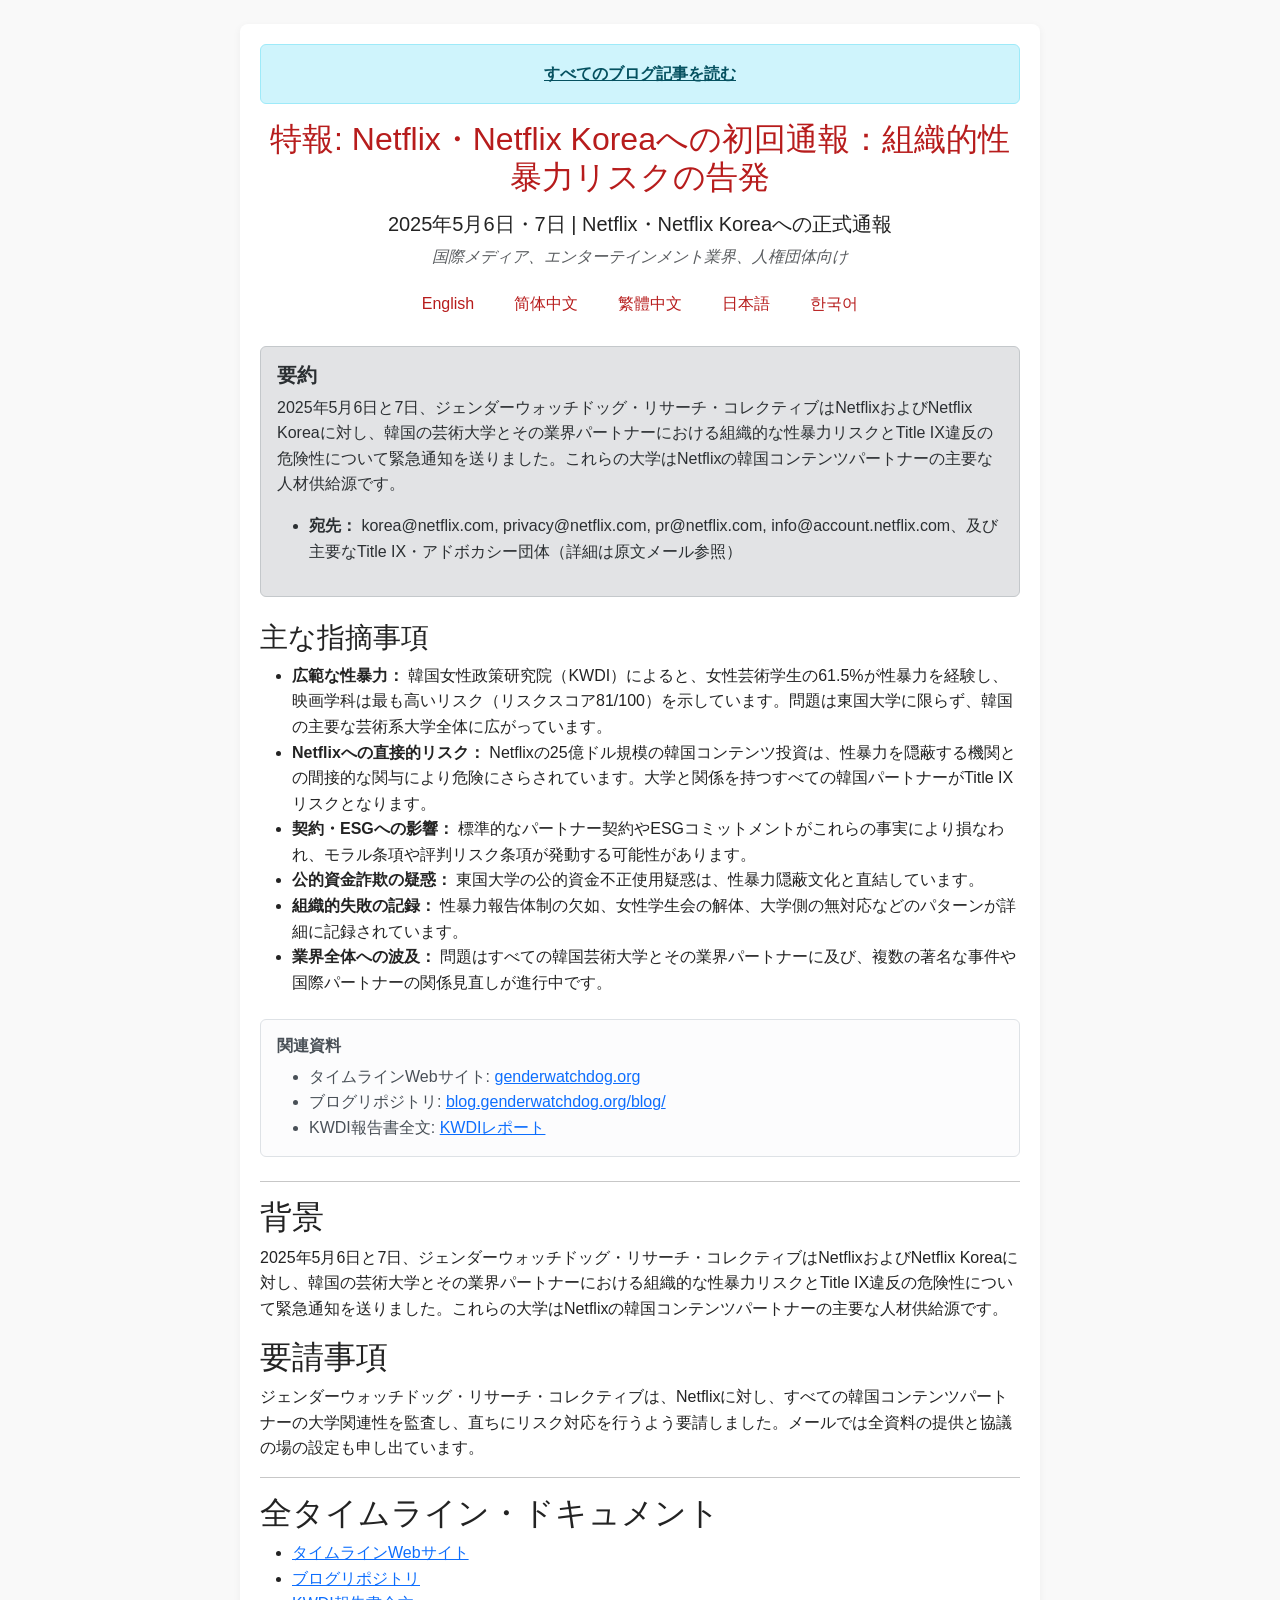
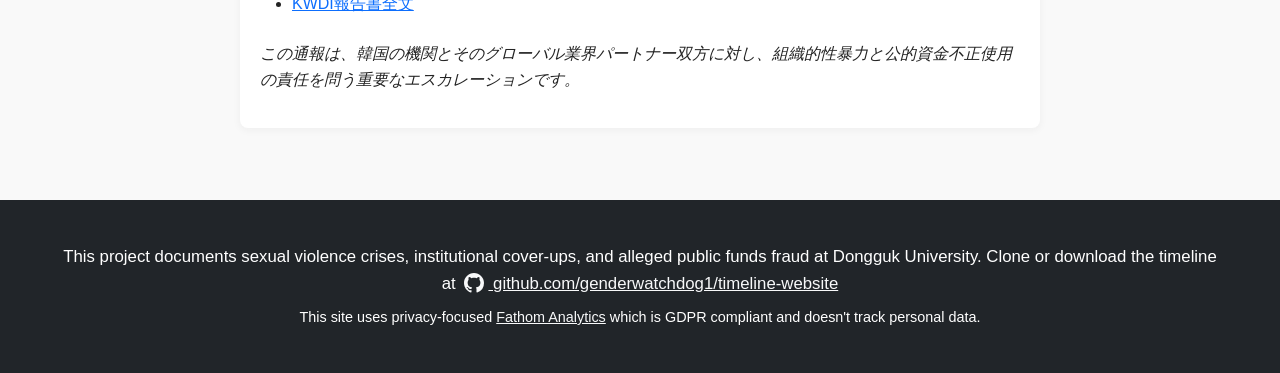
<file: blog_posts/ja/05072025_netflix_outreach.html>
<!DOCTYPE html>
<html lang="ja">
<head>
  <meta charset="UTF-8">
  <meta name="viewport" content="width=device-width, initial-scale=1.0">
  <title>特報: Netflix・Netflix Koreaへの初回通報：組織的性暴力リスクの告発</title>
  <meta name="description" content="NetflixおよびNetflix Koreaへの初回通報の要約。韓国映画学校と業界パートナーにおける組織的性暴力リスクについての警告。">
  <meta name="keywords" content="Netflix, Netflix Korea, 性暴力, 韓国映画学校, Title IX, 公的資金, 組織的失敗, ドキュメント, Dongguk University, 性的暴力, 公的資金不正, 産業パートナー, 国際教育">
  <meta property="og:title" content="特報: Netflix・Netflix Koreaへの初回通報：組織的性暴力リスクの告発">
  <meta property="og:description" content="NetflixおよびNetflix Koreaへの初回通報の要約。韓国映画学校と業界パートナーにおける組織的性暴力リスクについての警告。">
  <meta property="og:type" content="article">
  <!-- Fathom - beautiful, simple website analytics -->
  <script src="https://cdn.usefathom.com/script.js" data-site="OCSEXWRF" defer></script>
  <!-- / Fathom -->
  <!-- Favicon setup -->
  <link rel="icon" type="image/png" href="../../imgs/favicons/gender_watchdog_favicon_16x16.png" sizes="16x16">
  <link rel="icon" type="image/png" href="../../imgs/favicons/gender_watchdog_favicon_32x32.png" sizes="32x32">
  <link rel="icon" type="image/png" href="../../imgs/favicons/gender_watchdog_favicon_48x48.png" sizes="48x48">
  <link rel="icon" type="image/png" href="../../imgs/favicons/gender_watchdog_favicon_64x64.png" sizes="64x64">
  <link rel="icon" type="image/png" href="../../imgs/favicons/gender_watchdog_favicon_128x128.png" sizes="128x128">
  <link rel="apple-touch-icon" href="../../imgs/favicons/gender_watchdog_favicon_128x128.png">
  <!-- For IE -->
  <link rel="shortcut icon" href="../../imgs/favicons/gender_watchdog_favicon_32x32.png">
  <!-- Bootstrap CSS -->
  <link href="https://cdn.jsdelivr.net/npm/bootstrap@5.3.0/dist/css/bootstrap.min.css" rel="stylesheet">
  <link rel="stylesheet" href="../../css/timeline.css">
  <link rel="stylesheet" href="../../css/blog_posts.css">
</head>
<body>
  <!-- Main Content -->
  <div class="content">
    <div class="container py-4">
      <div class="article-body">
        <div class="alert alert-info text-center">
          <a href="https://blog.genderwatchdog.org/blog/" target="_blank" class="alert-link">すべてのブログ記事を読む</a>
        </div>
        <h1 class="text-center">特報: Netflix・Netflix Koreaへの初回通報：組織的性暴力リスクの告発</h1>
        <h2 class="text-center h5 fw-normal">2025年5月6日・7日 | Netflix・Netflix Koreaへの正式通報</h2>
        <p class="text-center text-muted"><em>国際メディア、エンターテインメント業界、人権団体向け</em></p>
        <div class="language-links mb-4">
          <a href="../../index.html" class="language-link">English</a>
          <a href="../../timeline_zh_cn.html" class="language-link">简体中文</a>
          <a href="../../timeline_zh_tw.html" class="language-link">繁體中文</a>
          <a href="../../timeline_ja.html" class="language-link active">日本語</a>
          <a href="../../timeline_ko.html" class="language-link">한국어</a>
        </div>
        <div class="alert alert-secondary my-4">
          <h3 class="h5 mb-2"><strong>要約</strong></h3>
          <p>2025年5月6日と7日、ジェンダーウォッチドッグ・リサーチ・コレクティブはNetflixおよびNetflix Koreaに対し、韓国の芸術大学とその業界パートナーにおける組織的な性暴力リスクとTitle IX違反の危険性について緊急通知を送りました。これらの大学はNetflixの韓国コンテンツパートナーの主要な人材供給源です。</p>
          <ul>
            <li><strong>宛先：</strong> korea@netflix.com, privacy@netflix.com, pr@netflix.com, info@account.netflix.com、及び主要なTitle IX・アドボカシー団体（詳細は原文メール参照）</li>
          </ul>
        </div>
        <h3>主な指摘事項</h3>
        <ul>
          <li><strong>広範な性暴力：</strong> 韓国女性政策研究院（KWDI）によると、女性芸術学生の61.5%が性暴力を経験し、映画学科は最も高いリスク（リスクスコア81/100）を示しています。問題は東国大学に限らず、韓国の主要な芸術系大学全体に広がっています。</li>
          <li><strong>Netflixへの直接的リスク：</strong> Netflixの25億ドル規模の韓国コンテンツ投資は、性暴力を隠蔽する機関との間接的な関与により危険にさらされています。大学と関係を持つすべての韓国パートナーがTitle IXリスクとなります。</li>
          <li><strong>契約・ESGへの影響：</strong> 標準的なパートナー契約やESGコミットメントがこれらの事実により損なわれ、モラル条項や評判リスク条項が発動する可能性があります。</li>
          <li><strong>公的資金詐欺の疑惑：</strong> 東国大学の公的資金不正使用疑惑は、性暴力隠蔽文化と直結しています。</li>
          <li><strong>組織的失敗の記録：</strong> 性暴力報告体制の欠如、女性学生会の解体、大学側の無対応などのパターンが詳細に記録されています。</li>
          <li><strong>業界全体への波及：</strong> 問題はすべての韓国芸術大学とその業界パートナーに及び、複数の著名な事件や国際パートナーの関係見直しが進行中です。</li>
        </ul>
        <div class="alert alert-light border my-4">
          <h4 class="h6 mb-2"><strong>関連資料</strong></h4>
          <ul class="mb-0">
            <li>タイムラインWebサイト: <a href="https://genderwatchdog.org/" target="_blank">genderwatchdog.org</a></li>
            <li>ブログリポジトリ: <a href="https://blog.genderwatchdog.org/blog/" target="_blank">blog.genderwatchdog.org/blog/</a></li>
            <li>KWDI報告書全文: <a href="https://drive.proton.me/urls/BAPF2DA400#4RGLR08iLFAJ" target="_blank">KWDIレポート</a></li>
          </ul>
        </div>
        <hr>
        <h2>背景</h2>
        <p>2025年5月6日と7日、ジェンダーウォッチドッグ・リサーチ・コレクティブはNetflixおよびNetflix Koreaに対し、韓国の芸術大学とその業界パートナーにおける組織的な性暴力リスクとTitle IX違反の危険性について緊急通知を送りました。これらの大学はNetflixの韓国コンテンツパートナーの主要な人材供給源です。</p>
        <h2>要請事項</h2>
        <p>ジェンダーウォッチドッグ・リサーチ・コレクティブは、Netflixに対し、すべての韓国コンテンツパートナーの大学関連性を監査し、直ちにリスク対応を行うよう要請しました。メールでは全資料の提供と協議の場の設定も申し出ています。</p>
        <hr>
        <h2>全タイムライン・ドキュメント</h2>
        <ul>
          <li><a href="https://genderwatchdog.org/" target="_blank">タイムラインWebサイト</a></li>
          <li><a href="https://blog.genderwatchdog.org/blog/" target="_blank">ブログリポジトリ</a></li>
          <li><a href="https://drive.proton.me/urls/BAPF2DA400#4RGLR08iLFAJ" target="_blank">KWDI報告書全文</a></li>
        </ul>
        <p class="mt-4"><em>この通報は、韓国の機関とそのグローバル業界パートナー双方に対し、組織的性暴力と公的資金不正使用の責任を問う重要なエスカレーションです。</em></p>
      </div>
    </div>
  </div>
  <!-- Footer -->
  <footer class="bg-dark text-white py-4 mt-5">
    <div class="container text-center">
      <span style="font-size:1.05rem;">
        This project documents sexual violence crises, institutional cover-ups, and alleged public funds fraud at Dongguk University. Clone or download the timeline at
        <a href="https://github.com/genderwatchdog1/timeline-website" class="text-light ms-1" target="_blank" style="text-decoration:underline;">
          <svg xmlns="http://www.w3.org/2000/svg" width="20" height="20" fill="currentColor" class="bi bi-github mb-1 me-1" viewBox="0 0 16 16" style="vertical-align:middle;">
            <path d="M8 0C3.58 0 0 3.58 0 8c0 3.54 2.29 6.53 5.47 7.59.4.07.55-.17.55-.38 0-.19-.01-.82-.01-1.49-2.01.37-2.53-.49-2.69-.94-.09-.23-.48-.94-.82-1.13-.28-.15-.68-.52-.01-.53.63-.01 1.08.58 1.23.82.72 1.21 1.87.87 2.33.66.07-.52.28-.87.51-1.07-1.78-.2-3.64-.89-3.64-3.95 0-.87.31-1.59.82-2.15-.08-.2-.36-1.02.08-2.12 0 0 .67-.21 2.2.82.64-.18 1.32-.27 2-.27.68 0 1.36.09 2 .27 1.53-1.04 2.2-.82 2.2-.82.44 1.1.16 1.92.08 2.12.51.56.82 1.27.82 2.15 0 3.07-1.87 3.75-3.65 3.95.29.25.54.73.54 1.48 0 1.07-.01 1.93-.01 2.2 0 .21.15.46.55.38A8.012 8.012 0 0 0 16 8c0-4.42-3.58-8-8-8z"/>
          </svg>
          github.com/genderwatchdog1/timeline-website
        </a>
      </span>
      <p class="mt-2 mb-0" style="font-size:0.9rem;">
        This site uses privacy-focused <a href="https://usefathom.com/ref/UKSUATNV" class="text-light" style="text-decoration:underline;" target="_blank">Fathom Analytics</a> which is GDPR compliant and doesn't track personal data.
      </p>
    </div>
  </footer>
  <!-- Bootstrap JS Bundle with Popper -->
  <script src="https://cdn.jsdelivr.net/npm/bootstrap@5.3.0/dist/js/bootstrap.bundle.min.js"></script>
  <script src="../../js/timeline.js"></script>
  <script src="../../js/blog_posts.js"></script>
</body>
</html>
</file>
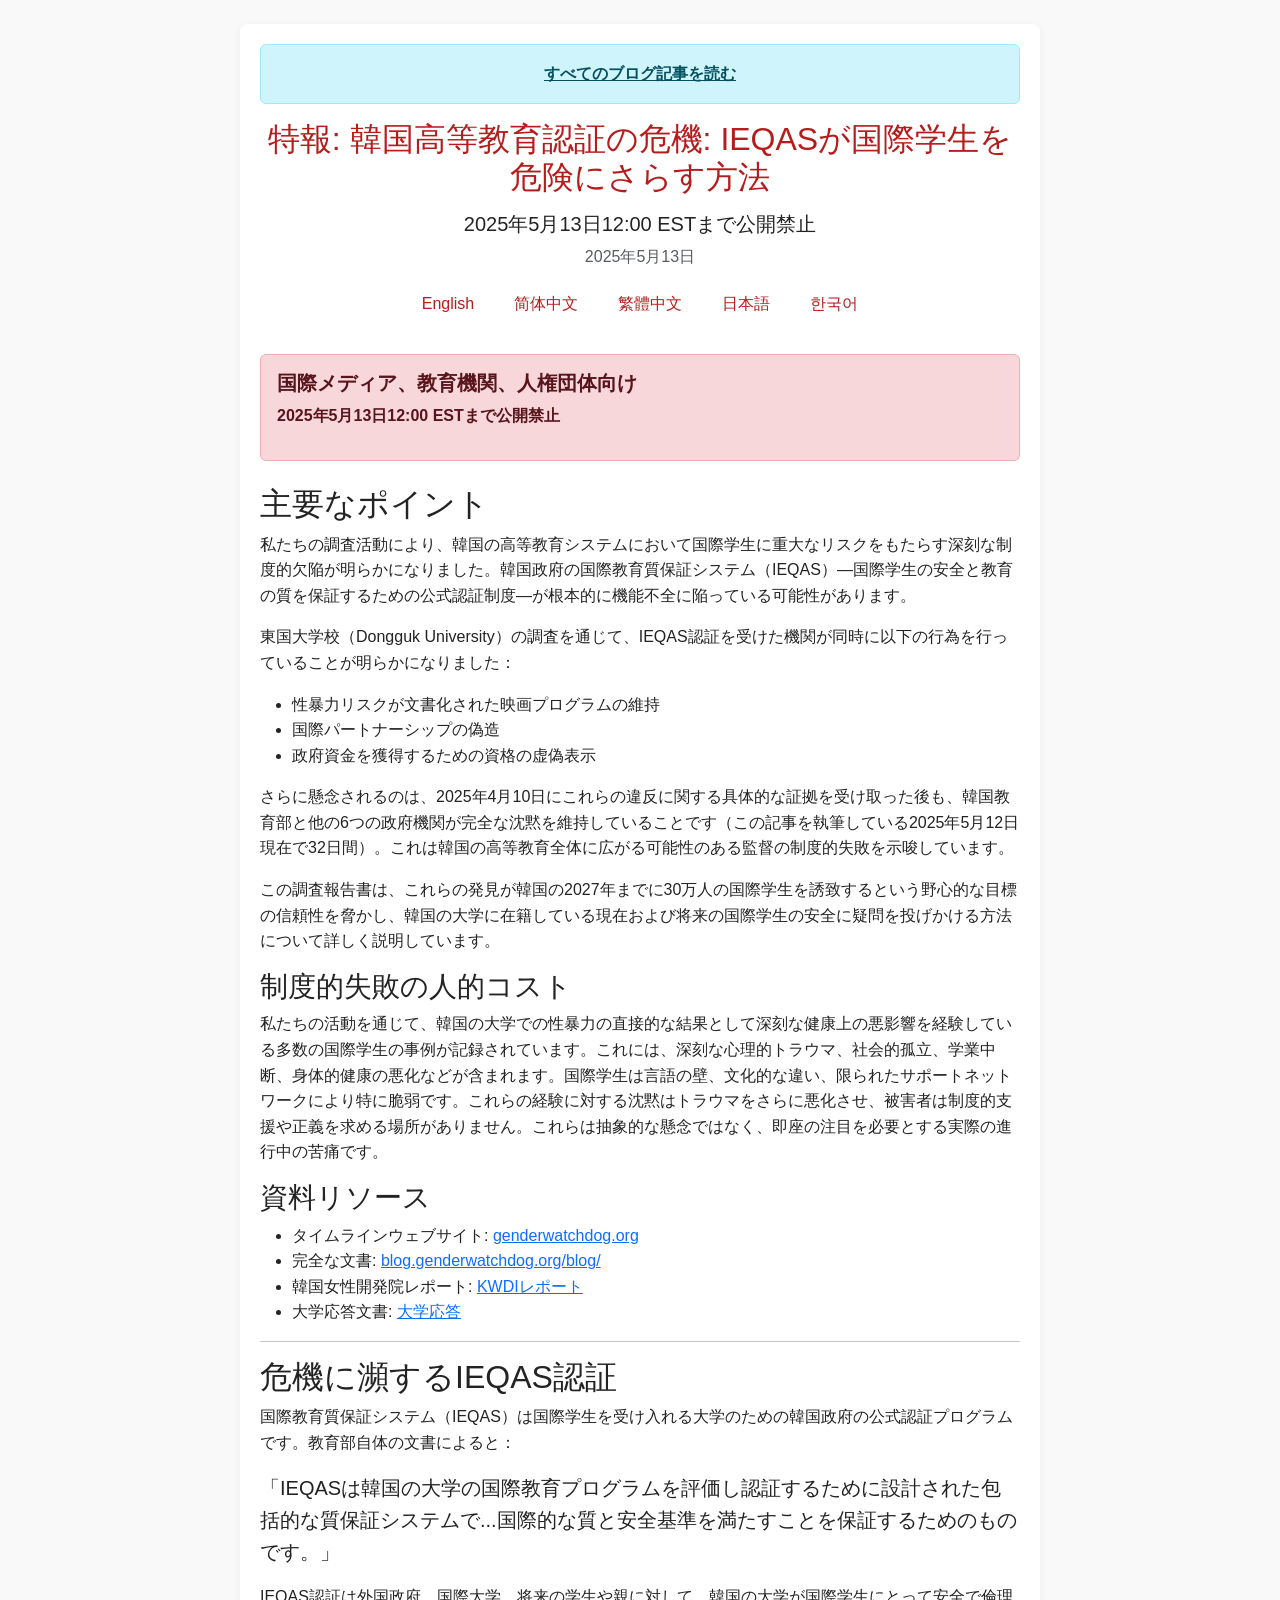
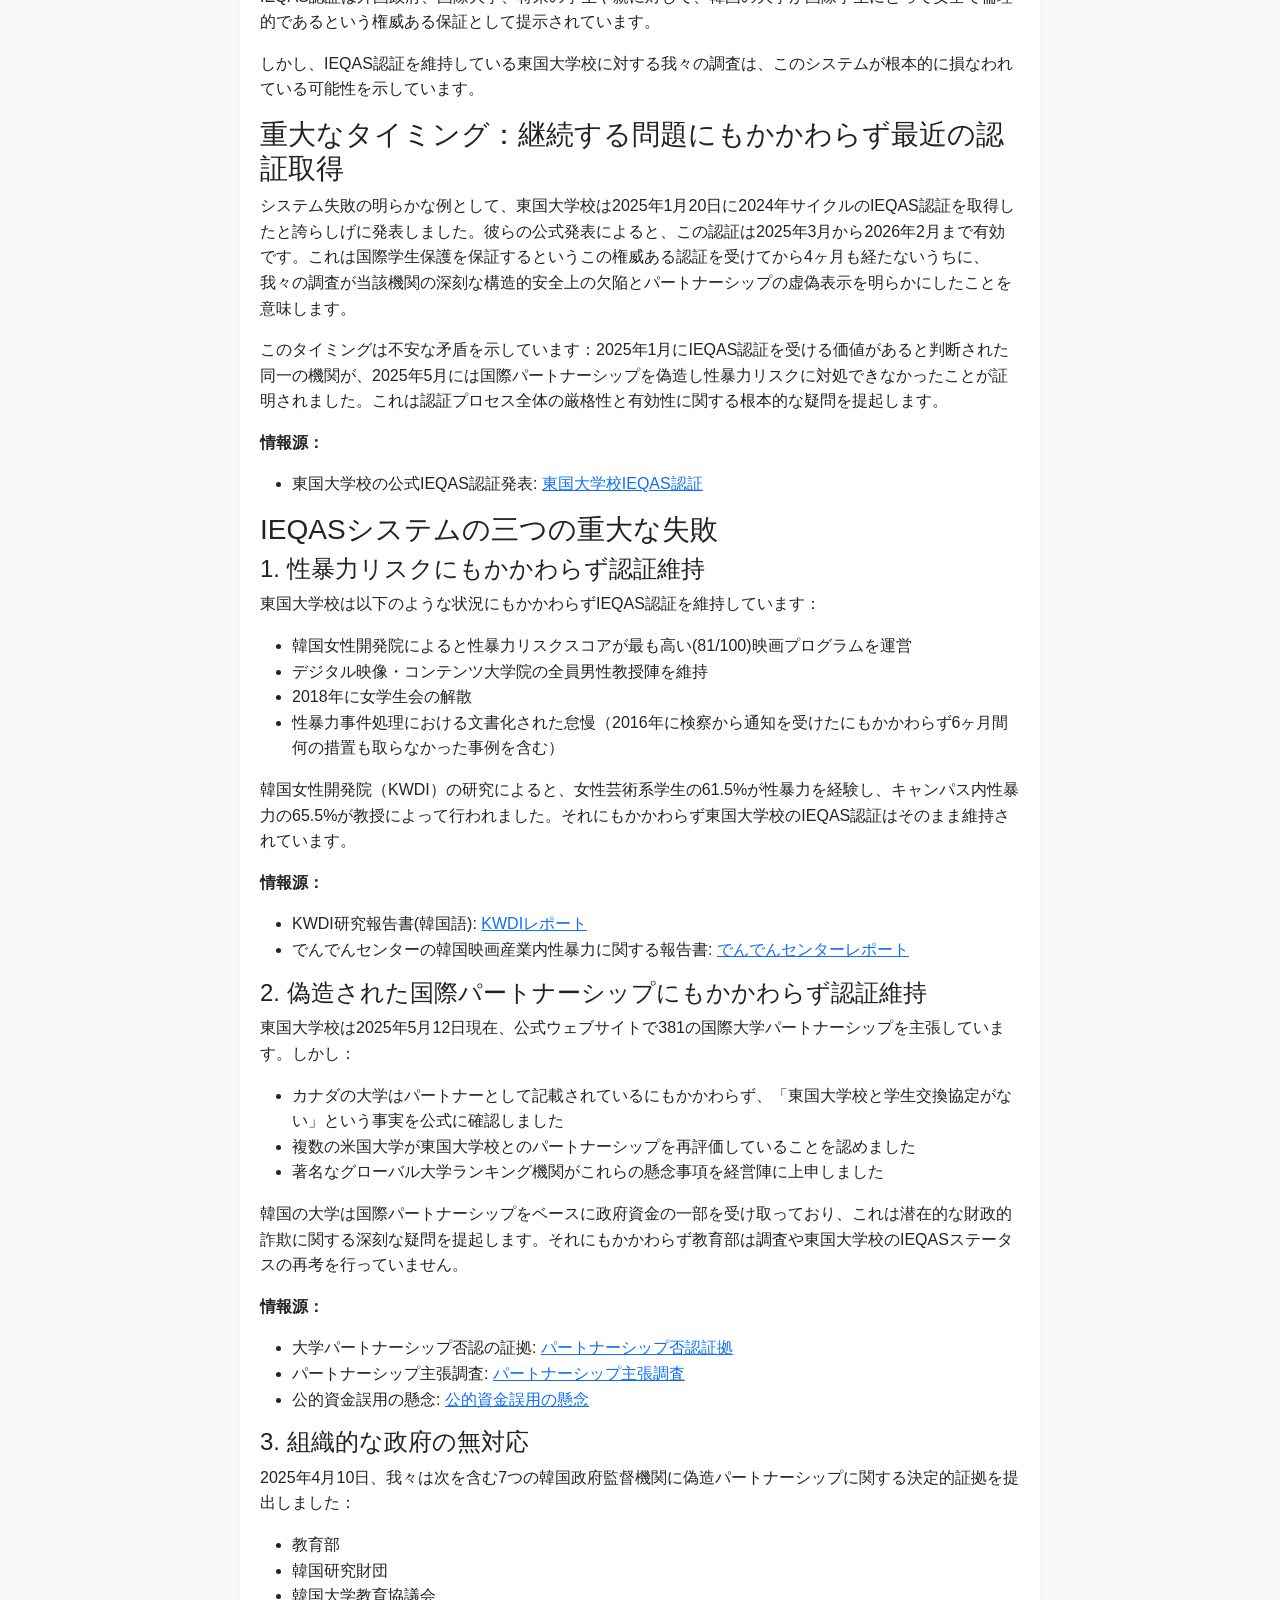
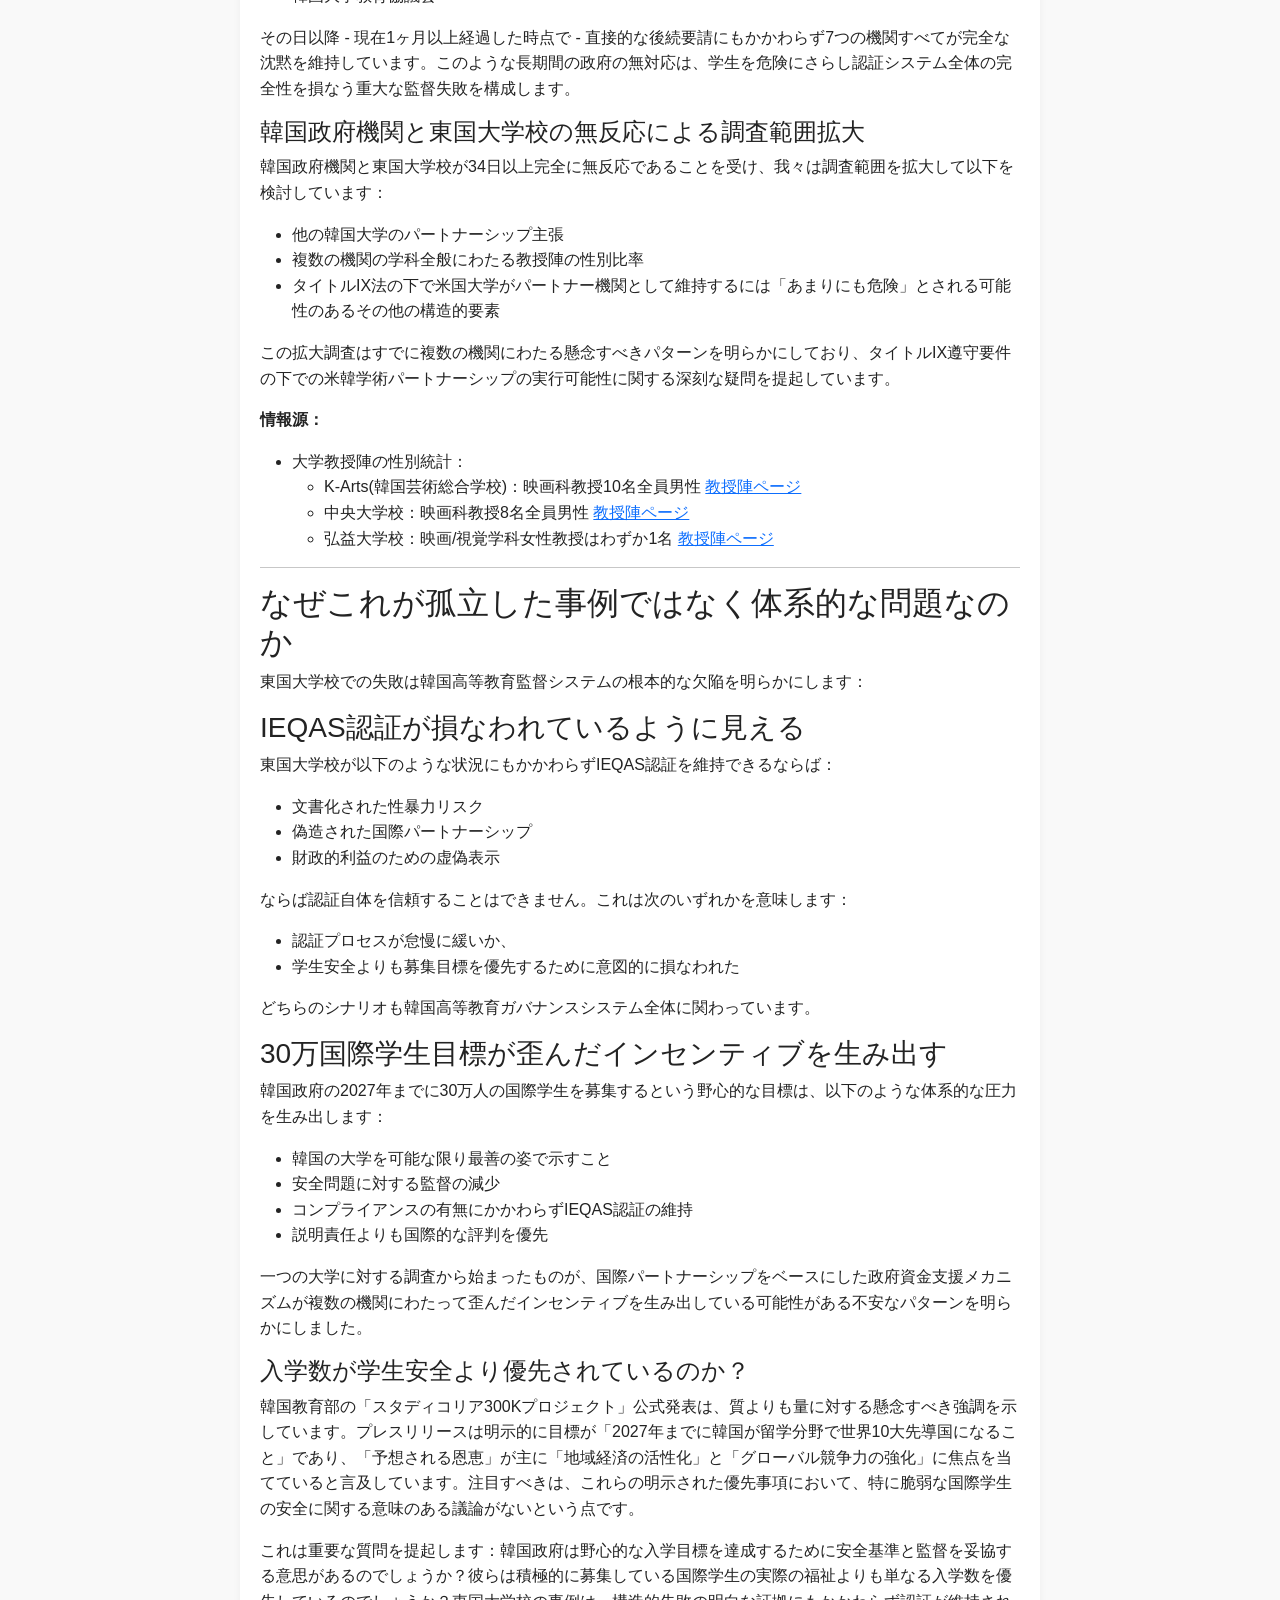
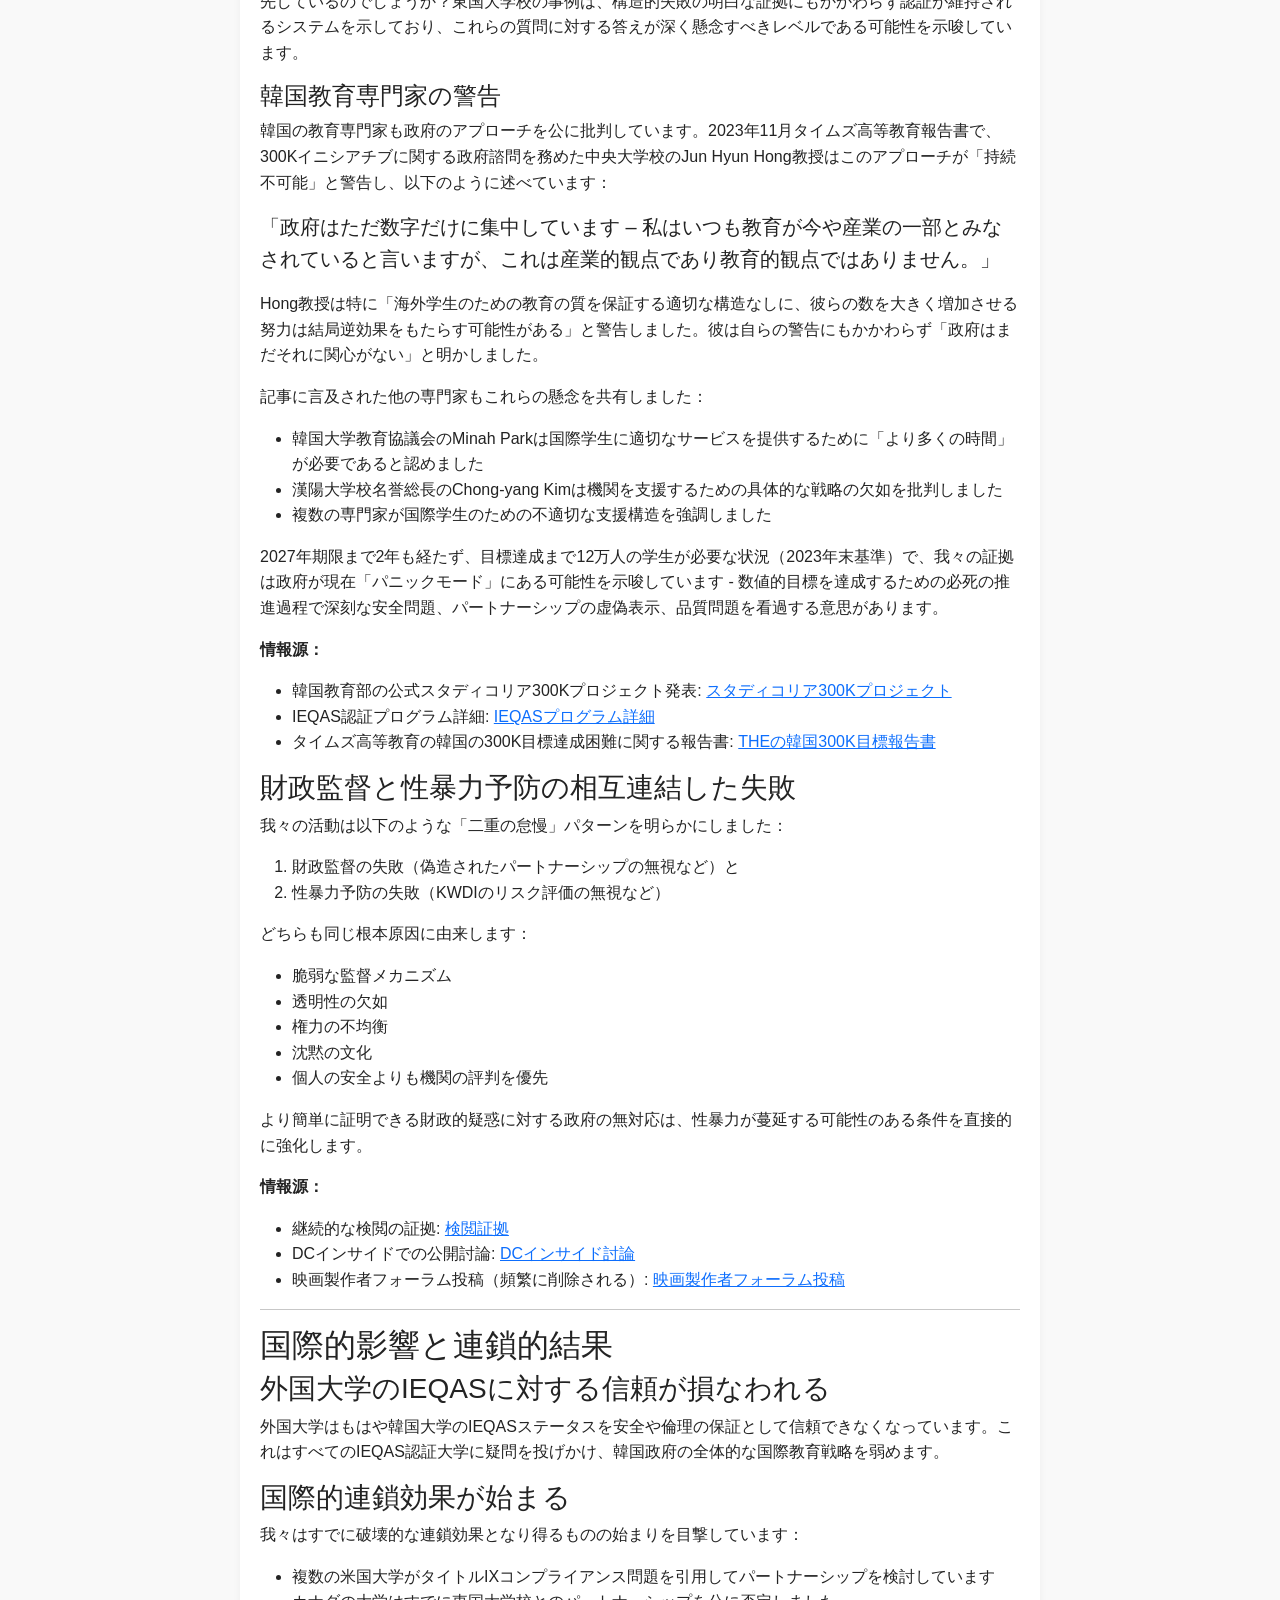
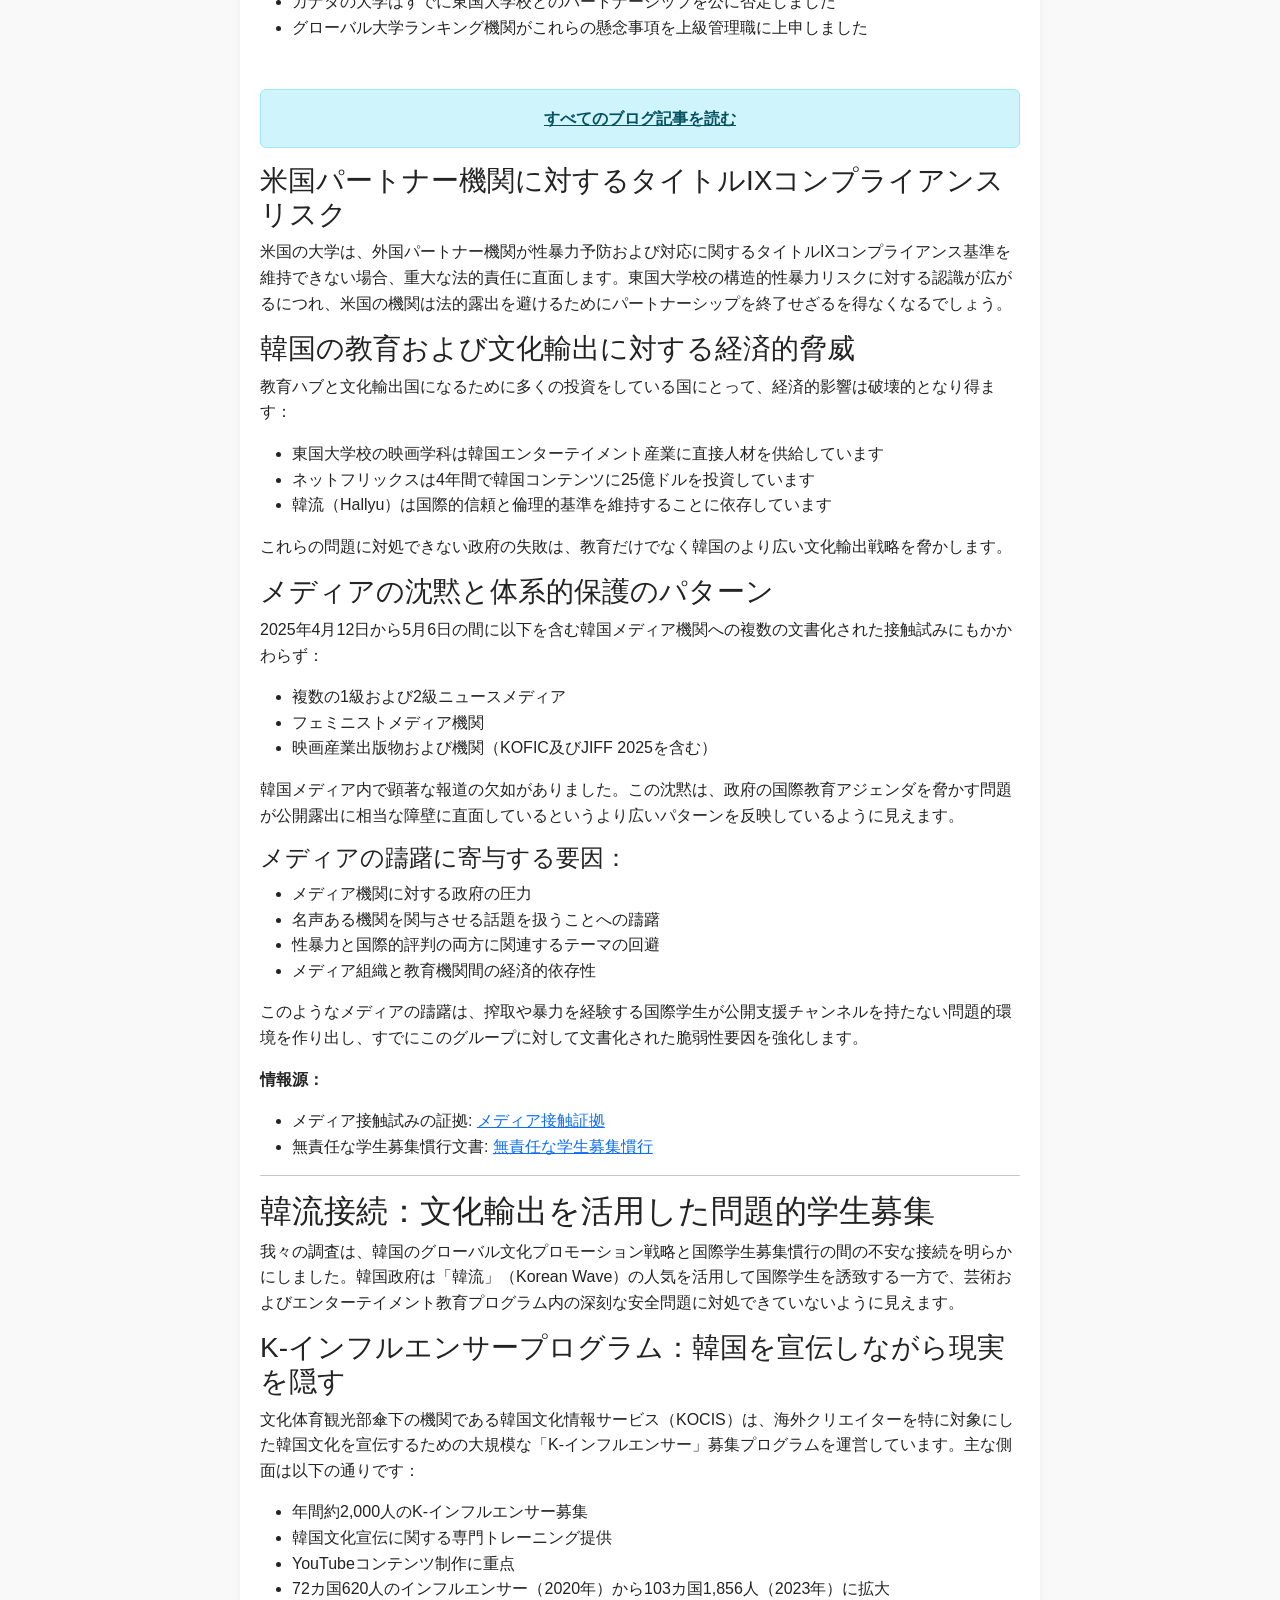
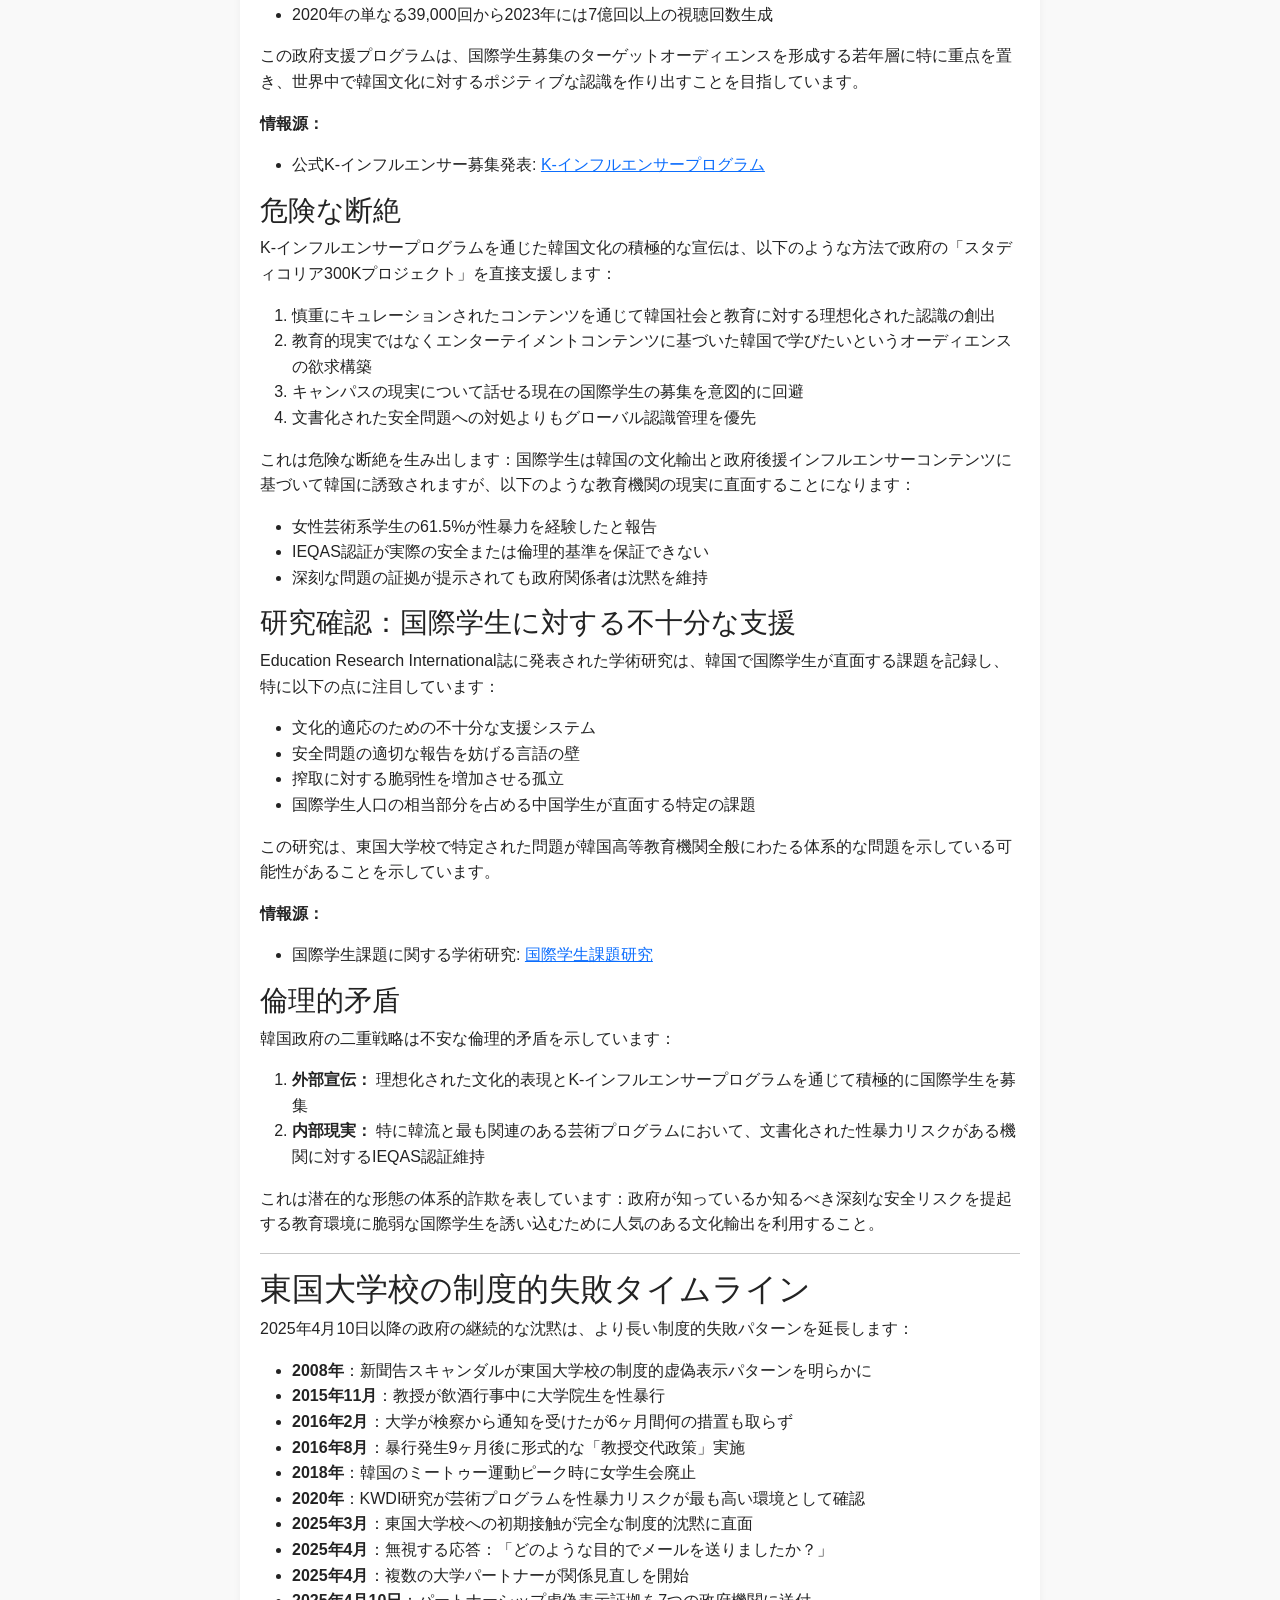
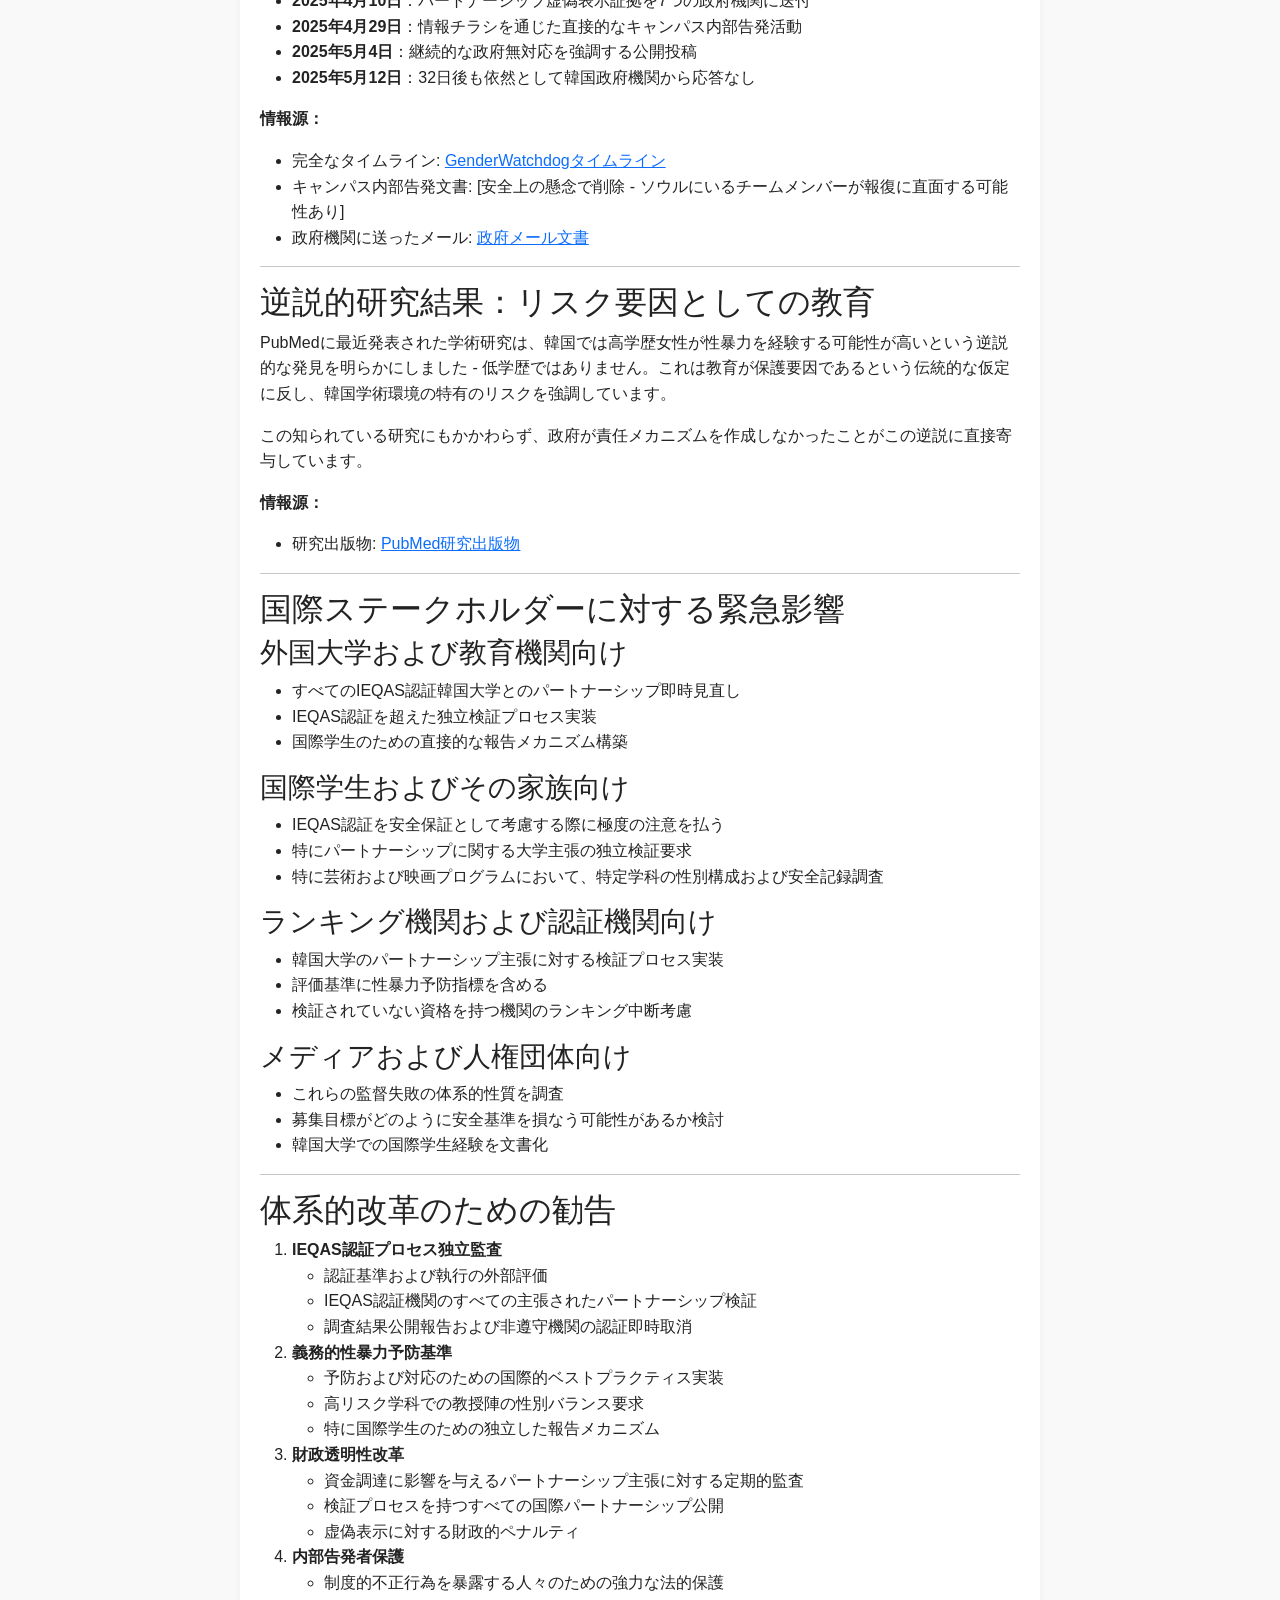
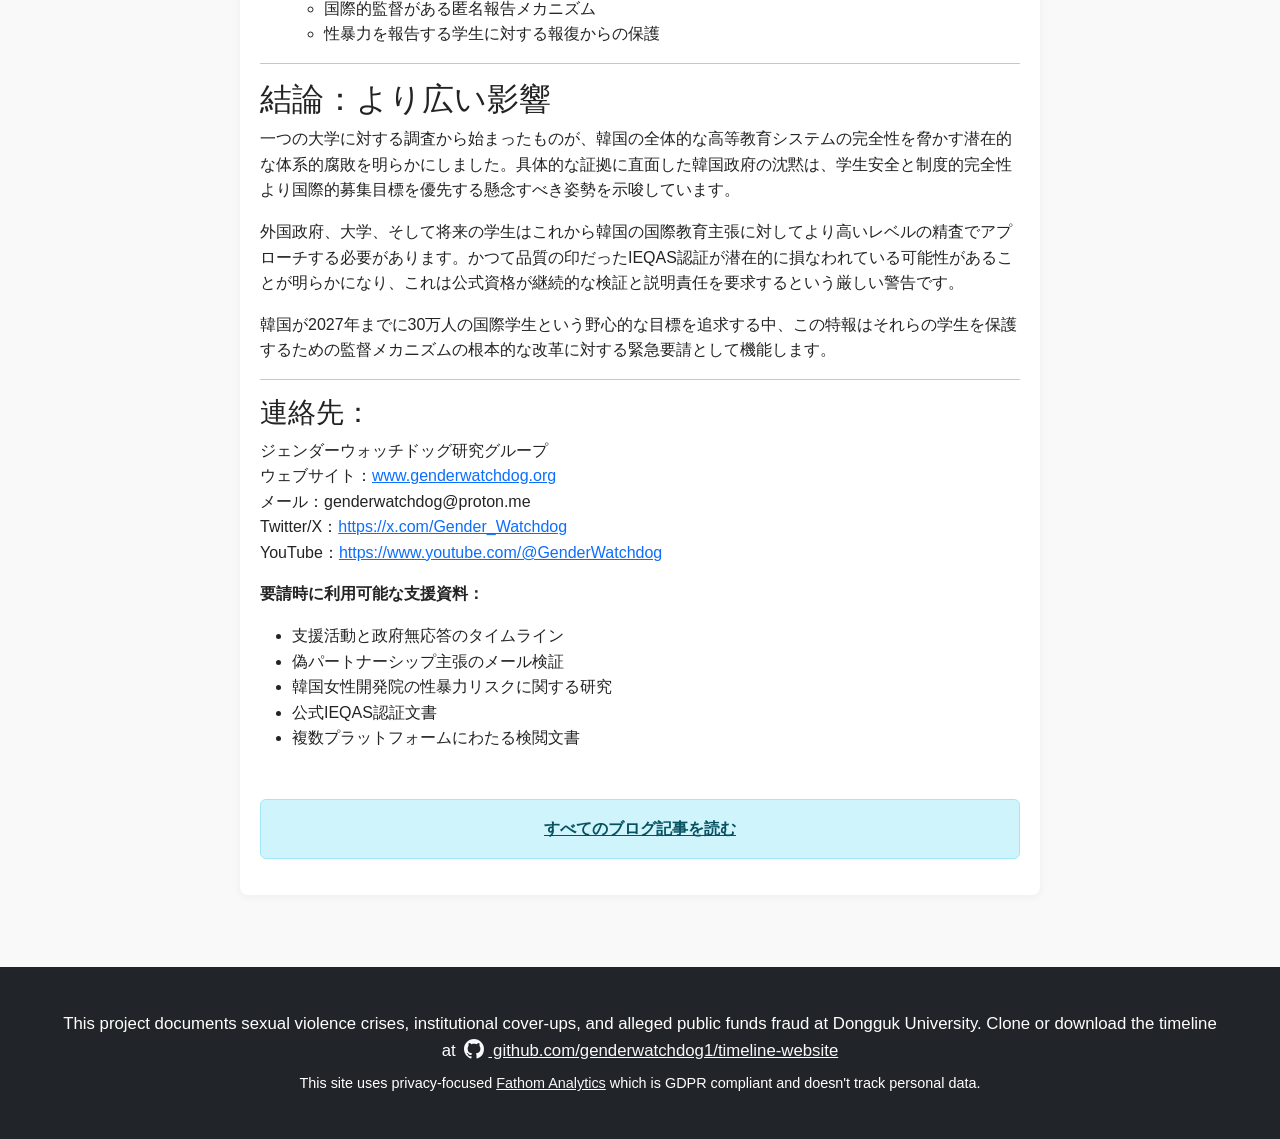
<file: blog_posts/ja/05152025_ja_horizontal_ieqas.html>
<!DOCTYPE html>
<html lang="ja">
<head>
  <meta charset="UTF-8">
  <meta name="viewport" content="width=device-width, initial-scale=1.0">
  <title>特報: 韓国高等教育認証の危機: IEQASが国際学生を危険にさらす方法</title>
  <meta name="description" content="韓国の高等教育認証システム（IEQAS）が国際学生を危険にさらしている調査結果">
  <meta name="keywords" content="東国大学校, 性暴力, 高等教育, IEQAS, 国際学生の安全">
  <meta property="og:title" content="特報: 韓国高等教育認証の危機: IEQASが国際学生を危険にさらす方法">
  <meta property="og:description" content="韓国の高等教育認証システム（IEQAS）が国際学生を危険にさらしている調査結果">
  <meta property="og:type" content="article">
  
  <!-- Fathom - beautiful, simple website analytics -->
  <script src="https://cdn.usefathom.com/script.js" data-site="OCSEXWRF" defer></script>
  <!-- / Fathom -->
  
  <!-- Favicon setup -->
  <link rel="icon" type="image/png" href="../../imgs/favicons/gender_watchdog_favicon_16x16.png" sizes="16x16">
  <link rel="icon" type="image/png" href="../../imgs/favicons/gender_watchdog_favicon_32x32.png" sizes="32x32">
  <link rel="icon" type="image/png" href="../../imgs/favicons/gender_watchdog_favicon_48x48.png" sizes="48x48">
  <link rel="icon" type="image/png" href="../../imgs/favicons/gender_watchdog_favicon_64x64.png" sizes="64x64">
  <link rel="icon" type="image/png" href="../../imgs/favicons/gender_watchdog_favicon_128x128.png" sizes="128x128">
  <link rel="apple-touch-icon" href="../../imgs/favicons/gender_watchdog_favicon_128x128.png">
  <!-- For IE -->
  <link rel="shortcut icon" href="../../imgs/favicons/gender_watchdog_favicon_32x32.png">
  
  <!-- Bootstrap CSS -->
  <link href="https://cdn.jsdelivr.net/npm/bootstrap@5.3.0/dist/css/bootstrap.min.css" rel="stylesheet">
  <link rel="stylesheet" href="../../css/timeline.css">
  <link rel="stylesheet" href="../../css/blog_posts.css">
</head>
<body>
  <!-- Main Content -->
  <div class="content">
    <div class="container py-4">
      <div class="article-body">
        <div class="alert alert-info text-center">
          <a href="https://blog.genderwatchdog.org/blog/" target="_blank" class="alert-link">すべてのブログ記事を読む</a>
        </div>
        
        <h1 class="text-center">特報: 韓国高等教育認証の危機: IEQASが国際学生を危険にさらす方法</h1>
        <h2 class="text-center h5 fw-normal">2025年5月13日12:00 ESTまで公開禁止</h2>
        <p class="text-center text-muted">2025年5月13日</p>
        
        <div class="language-links">
          <a href="../../index.html" class="language-link">English</a>
          <a href="../../timeline_zh_cn.html" class="language-link">简体中文</a>
          <a href="../../timeline_zh_tw.html" class="language-link">繁體中文</a>
          <a href="../../timeline_ja.html" class="language-link active">日本語</a>
          <a href="../../timeline_ko.html" class="language-link">한국어</a>
        </div>

        <div class="alert alert-danger my-4">
          <h3 class="h5 mb-2"><strong>国際メディア、教育機関、人権団体向け</strong></h3>
          <p><strong>2025年5月13日12:00 ESTまで公開禁止</strong></p>
        </div>

        <h2>主要なポイント</h2>

        <p>私たちの調査活動により、韓国の高等教育システムにおいて国際学生に重大なリスクをもたらす深刻な制度的欠陥が明らかになりました。韓国政府の国際教育質保証システム（IEQAS）—国際学生の安全と教育の質を保証するための公式認証制度—が根本的に機能不全に陥っている可能性があります。</p>

        <p>東国大学校（Dongguk University）の調査を通じて、IEQAS認証を受けた機関が同時に以下の行為を行っていることが明らかになりました：</p>
        <ul>
          <li>性暴力リスクが文書化された映画プログラムの維持</li>
          <li>国際パートナーシップの偽造</li>
          <li>政府資金を獲得するための資格の虚偽表示</li>
        </ul>

        <p>さらに懸念されるのは、2025年4月10日にこれらの違反に関する具体的な証拠を受け取った後も、韓国教育部と他の6つの政府機関が完全な沈黙を維持していることです（この記事を執筆している2025年5月12日現在で32日間）。これは韓国の高等教育全体に広がる可能性のある監督の制度的失敗を示唆しています。</p>

        <p>この調査報告書は、これらの発見が韓国の2027年までに30万人の国際学生を誘致するという野心的な目標の信頼性を脅かし、韓国の大学に在籍している現在および将来の国際学生の安全に疑問を投げかける方法について詳しく説明しています。</p>

        <h3>制度的失敗の人的コスト</h3>

        <p>私たちの活動を通じて、韓国の大学での性暴力の直接的な結果として深刻な健康上の悪影響を経験している多数の国際学生の事例が記録されています。これには、深刻な心理的トラウマ、社会的孤立、学業中断、身体的健康の悪化などが含まれます。国際学生は言語の壁、文化的な違い、限られたサポートネットワークにより特に脆弱です。これらの経験に対する沈黙はトラウマをさらに悪化させ、被害者は制度的支援や正義を求める場所がありません。これらは抽象的な懸念ではなく、即座の注目を必要とする実際の進行中の苦痛です。</p>

        <h3>資料リソース</h3>
        <ul>
          <li>タイムラインウェブサイト: <a href="https://genderwatchdog.org/">genderwatchdog.org</a></li>
          <li>完全な文書: <a href="https://blog.genderwatchdog.org/blog/">blog.genderwatchdog.org/blog/</a></li>
          <li>韓国女性開発院レポート: <a href="https://drive.proton.me/urls/BAPF2DA400#4RGLR08iLFAJ">KWDIレポート</a></li>
          <li>大学応答文書: <a href="https://drive.proton.me/urls/95J0T3K37R#RBCO657BAC6a">大学応答</a></li>
        </ul>

        <hr>

        <h2>危機に瀕するIEQAS認証</h2>

        <p>国際教育質保証システム（IEQAS）は国際学生を受け入れる大学のための韓国政府の公式認証プログラムです。教育部自体の文書によると：</p>

        <blockquote class="blockquote">
          <p>「IEQASは韓国の大学の国際教育プログラムを評価し認証するために設計された包括的な質保証システムで...国際的な質と安全基準を満たすことを保証するためのものです。」</p>
        </blockquote>

        <p>IEQAS認証は外国政府、国際大学、将来の学生や親に対して、韓国の大学が国際学生にとって安全で倫理的であるという権威ある保証として提示されています。</p>

        <p>しかし、IEQAS認証を維持している東国大学校に対する我々の調査は、このシステムが根本的に損なわれている可能性を示しています。</p>
        
        <h3>重大なタイミング：継続する問題にもかかわらず最近の認証取得</h3>

        <p>システム失敗の明らかな例として、東国大学校は2025年1月20日に2024年サイクルのIEQAS認証を取得したと誇らしげに発表しました。彼らの公式発表によると、この認証は2025年3月から2026年2月まで有効です。これは国際学生保護を保証するというこの権威ある認証を受けてから4ヶ月も経たないうちに、我々の調査が当該機関の深刻な構造的安全上の欠陥とパートナーシップの虚偽表示を明らかにしたことを意味します。</p>

        <p>このタイミングは不安な矛盾を示しています：2025年1月にIEQAS認証を受ける価値があると判断された同一の機関が、2025年5月には国際パートナーシップを偽造し性暴力リスクに対処できなかったことが証明されました。これは認証プロセス全体の厳格性と有効性に関する根本的な疑問を提起します。</p>

        <p><strong>情報源：</strong></p>
        <ul>
          <li>東国大学校の公式IEQAS認証発表: <a href="https://wise.dongguk.ac.kr/eng/article/engnews/detail/513983">東国大学校IEQAS認証</a></li>
        </ul>

        <h3>IEQASシステムの三つの重大な失敗</h3>

        <h4>1. 性暴力リスクにもかかわらず認証維持</h4>

        <p>東国大学校は以下のような状況にもかかわらずIEQAS認証を維持しています：</p>
        <ul>
          <li>韓国女性開発院によると性暴力リスクスコアが最も高い(81/100)映画プログラムを運営</li>
          <li>デジタル映像・コンテンツ大学院の全員男性教授陣を維持</li>
          <li>2018年に女学生会の解散</li>
          <li>性暴力事件処理における文書化された怠慢（2016年に検察から通知を受けたにもかかわらず6ヶ月間何の措置も取らなかった事例を含む）</li>
        </ul>

        <p>韓国女性開発院（KWDI）の研究によると、女性芸術系学生の61.5%が性暴力を経験し、キャンパス内性暴力の65.5%が教授によって行われました。それにもかかわらず東国大学校のIEQAS認証はそのまま維持されています。</p>

        <p><strong>情報源：</strong></p>
        <ul>
          <li>KWDI研究報告書(韓国語): <a href="https://drive.proton.me/urls/BAPF2DA400#4RGLR08iLFAJ">KWDIレポート</a></li>
          <li>でんでんセンターの韓国映画産業内性暴力に関する報告書: <a href="https://drive.proton.me/urls/GXRANHYYJC#fz0SipRRWdaF">でんでんセンターレポート</a></li>
        </ul>

        <h4>2. 偽造された国際パートナーシップにもかかわらず認証維持</h4>

        <p>東国大学校は2025年5月12日現在、公式ウェブサイトで381の国際大学パートナーシップを主張しています。しかし：</p>
        <ul>
          <li>カナダの大学はパートナーとして記載されているにもかかわらず、「東国大学校と学生交換協定がない」という事実を公式に確認しました</li>
          <li>複数の米国大学が東国大学校とのパートナーシップを再評価していることを認めました</li>
          <li>著名なグローバル大学ランキング機関がこれらの懸念事項を経営陣に上申しました</li>
        </ul>

        <p>韓国の大学は国際パートナーシップをベースに政府資金の一部を受け取っており、これは潜在的な財政的詐欺に関する深刻な疑問を提起します。それにもかかわらず教育部は調査や東国大学校のIEQASステータスの再考を行っていません。</p>

        <p><strong>情報源：</strong></p>
        <ul>
          <li>大学パートナーシップ否認の証拠: <a href="https://drive.proton.me/urls/95J0T3K37R#RBCO657BAC6a">パートナーシップ否認証拠</a></li>
          <li>パートナーシップ主張調査: <a href="https://x.com/Gender_Watchdog/status/1918075028106867030">パートナーシップ主張調査</a></li>
          <li>公的資金誤用の懸念: <a href="https://x.com/Gender_Watchdog/status/1918201577363652788">公的資金誤用の懸念</a></li>
        </ul>

        <h4>3. 組織的な政府の無対応</h4>

        <p>2025年4月10日、我々は次を含む7つの韓国政府監督機関に偽造パートナーシップに関する決定的証拠を提出しました：</p>
        <ul>
          <li>教育部</li>
          <li>韓国研究財団</li>
          <li>韓国大学教育協議会</li>
        </ul>

        <p>その日以降 - 現在1ヶ月以上経過した時点で - 直接的な後続要請にもかかわらず7つの機関すべてが完全な沈黙を維持しています。このような長期間の政府の無対応は、学生を危険にさらし認証システム全体の完全性を損なう重大な監督失敗を構成します。</p>

        <h4>韓国政府機関と東国大学校の無反応による調査範囲拡大</h4>

        <p>韓国政府機関と東国大学校が34日以上完全に無反応であることを受け、我々は調査範囲を拡大して以下を検討しています：</p>
        <ul>
          <li>他の韓国大学のパートナーシップ主張</li>
          <li>複数の機関の学科全般にわたる教授陣の性別比率</li>
          <li>タイトルIX法の下で米国大学がパートナー機関として維持するには「あまりにも危険」とされる可能性のあるその他の構造的要素</li>
        </ul>

        <p>この拡大調査はすでに複数の機関にわたる懸念すべきパターンを明らかにしており、タイトルIX遵守要件の下での米韓学術パートナーシップの実行可能性に関する深刻な疑問を提起しています。</p>

        <p><strong>情報源：</strong></p>
        <ul>
          <li>大学教授陣の性別統計：
            <ul>
              <li>K-Arts(韓国芸術総合学校)：映画科教授10名全員男性 <a href="https://web.archive.org/web/20250511225518/https://www.karts.ac.kr/en/schools/faclty_view.do?PR_CODE=0301">教授陣ページ</a></li>
              <li>中央大学校：映画科教授8名全員男性 <a href="https://archive.md/zTxUx">教授陣ページ</a></li>
              <li>弘益大学校：映画/視覚学科女性教授はわずか1名 <a href="https://web.archive.org/web/20250511230116/https://www.hongik.ac.kr/en/academics/intro-faculty-detail.do?mode=view&deptCd=BAC170&depth=2">教授陣ページ</a></li>
            </ul>
          </li>
        </ul>

        <hr>

        <h2>なぜこれが孤立した事例ではなく体系的な問題なのか</h2>

        <p>東国大学校での失敗は韓国高等教育監督システムの根本的な欠陥を明らかにします：</p>

        <h3>IEQAS認証が損なわれているように見える</h3>

        <p>東国大学校が以下のような状況にもかかわらずIEQAS認証を維持できるならば：</p>
        <ul>
          <li>文書化された性暴力リスク</li>
          <li>偽造された国際パートナーシップ</li>
          <li>財政的利益のための虚偽表示</li>
        </ul>

        <p>ならば認証自体を信頼することはできません。これは次のいずれかを意味します：</p>
        <ul>
          <li>認証プロセスが怠慢に緩いか、</li>
          <li>学生安全よりも募集目標を優先するために意図的に損なわれた</li>
        </ul>

        <p>どちらのシナリオも韓国高等教育ガバナンスシステム全体に関わっています。</p>

        <h3>30万国際学生目標が歪んだインセンティブを生み出す</h3>

        <p>韓国政府の2027年までに30万人の国際学生を募集するという野心的な目標は、以下のような体系的な圧力を生み出します：</p>
        <ul>
          <li>韓国の大学を可能な限り最善の姿で示すこと</li>
          <li>安全問題に対する監督の減少</li>
          <li>コンプライアンスの有無にかかわらずIEQAS認証の維持</li>
          <li>説明責任よりも国際的な評判を優先</li>
        </ul>

        <p>一つの大学に対する調査から始まったものが、国際パートナーシップをベースにした政府資金支援メカニズムが複数の機関にわたって歪んだインセンティブを生み出している可能性がある不安なパターンを明らかにしました。</p>

        <h4>入学数が学生安全より優先されているのか？</h4>

        <p>韓国教育部の「スタディコリア300Kプロジェクト」公式発表は、質よりも量に対する懸念すべき強調を示しています。プレスリリースは明示的に目標が「2027年までに韓国が留学分野で世界10大先導国になること」であり、「予想される恩恵」が主に「地域経済の活性化」と「グローバル競争力の強化」に焦点を当てていると言及しています。注目すべきは、これらの明示された優先事項において、特に脆弱な国際学生の安全に関する意味のある議論がないという点です。</p>

        <p>これは重要な質問を提起します：韓国政府は野心的な入学目標を達成するために安全基準と監督を妥協する意思があるのでしょうか？彼らは積極的に募集している国際学生の実際の福祉よりも単なる入学数を優先しているのでしょうか？東国大学校の事例は、構造的失敗の明白な証拠にもかかわらず認証が維持されるシステムを示しており、これらの質問に対する答えが深く懸念すべきレベルである可能性を示唆しています。</p>

        <h4>韓国教育専門家の警告</h4>

        <p>韓国の教育専門家も政府のアプローチを公に批判しています。2023年11月タイムズ高等教育報告書で、300Kイニシアチブに関する政府諮問を務めた中央大学校のJun Hyun Hong教授はこのアプローチが「持続不可能」と警告し、以下のように述べています：</p>

        <blockquote class="blockquote">
          <p>「政府はただ数字だけに集中しています – 私はいつも教育が今や産業の一部とみなされていると言いますが、これは産業的観点であり教育的観点ではありません。」</p>
        </blockquote>

        <p>Hong教授は特に「海外学生のための教育の質を保証する適切な構造なしに、彼らの数を大きく増加させる努力は結局逆効果をもたらす可能性がある」と警告しました。彼は自らの警告にもかかわらず「政府はまだそれに関心がない」と明かしました。</p>

        <p>記事に言及された他の専門家もこれらの懸念を共有しました：</p>
        <ul>
          <li>韓国大学教育協議会のMinah Parkは国際学生に適切なサービスを提供するために「より多くの時間」が必要であると認めました</li>
          <li>漢陽大学校名誉総長のChong-yang Kimは機関を支援するための具体的な戦略の欠如を批判しました</li>
          <li>複数の専門家が国際学生のための不適切な支援構造を強調しました</li>
        </ul>

        <p>2027年期限まで2年も経たず、目標達成まで12万人の学生が必要な状況（2023年末基準）で、我々の証拠は政府が現在「パニックモード」にある可能性を示唆しています - 数値的目標を達成するための必死の推進過程で深刻な安全問題、パートナーシップの虚偽表示、品質問題を看過する意思があります。</p>

        <p><strong>情報源：</strong></p>
        <ul>
          <li>韓国教育部の公式スタディコリア300Kプロジェクト発表: <a href="https://english.moe.go.kr/boardCnts/viewRenewal.do?boardID=265&boardSeq=96185&lev=0&searchType=null&statusYN=W&page=1&s=english&m=0201&opType=N">スタディコリア300Kプロジェクト</a></li>
          <li>IEQAS認証プログラム詳細: <a href="https://english.moe.go.kr/boardCnts/view.do?boardID=265&boardSeq=33134&lev=0&searchType=S&statusYN=C&page=7&s=english&m=03">IEQASプログラム詳細</a></li>
          <li>タイムズ高等教育の韓国の300K目標達成困難に関する報告書: <a href="https://www.timeshighereducation.com/news/korea-unlikely-meet-2027-target-300k-international-students">THEの韓国300K目標報告書</a></li>
        </ul>

        <h3>財政監督と性暴力予防の相互連結した失敗</h3>

        <p>我々の活動は以下のような「二重の怠慢」パターンを明らかにしました：</p>
        <ol>
          <li>財政監督の失敗（偽造されたパートナーシップの無視など）と</li>
          <li>性暴力予防の失敗（KWDIのリスク評価の無視など）</li>
        </ol>

        <p>どちらも同じ根本原因に由来します：</p>
        <ul>
          <li>脆弱な監督メカニズム</li>
          <li>透明性の欠如</li>
          <li>権力の不均衡</li>
          <li>沈黙の文化</li>
          <li>個人の安全よりも機関の評判を優先</li>
        </ul>

        <p>より簡単に証明できる財政的疑惑に対する政府の無対応は、性暴力が蔓延する可能性のある条件を直接的に強化します。</p>

        <p><strong>情報源：</strong></p>
        <ul>
          <li>継続的な検閲の証拠: <a href="https://drive.proton.me/urls/972052ZHVC#5q9KYH6Q8KC1">検閲証拠</a></li>
          <li>DCインサイドでの公開討論: <a href="https://gall.dcinside.com/board/view/?id=dongguk&no=128215&page=1">DCインサイド討論</a></li>
          <li>映画製作者フォーラム投稿（頻繁に削除される）: <a href="https://www.filmmakers.co.kr/board/25267720">映画製作者フォーラム投稿</a></li>
        </ul>

        <hr>

        <h2>国際的影響と連鎖的結果</h2>

        <h3>外国大学のIEQASに対する信頼が損なわれる</h3>

        <p>外国大学はもはや韓国大学のIEQASステータスを安全や倫理の保証として信頼できなくなっています。これはすべてのIEQAS認証大学に疑問を投げかけ、韓国政府の全体的な国際教育戦略を弱めます。</p>

        <h3>国際的連鎖効果が始まる</h3>

        <p>我々はすでに破壊的な連鎖効果となり得るものの始まりを目撃しています：</p>
        <ul>
          <li>複数の米国大学がタイトルIXコンプライアンス問題を引用してパートナーシップを検討しています</li>
          <li>カナダの大学はすでに東国大学校とのパートナーシップを公に否定しました</li>
          <li>グローバル大学ランキング機関がこれらの懸念事項を上級管理職に上申しました</li>
        </ul>

        <div class="alert alert-info text-center mt-5">
          <a href="https://blog.genderwatchdog.org/blog/" target="_blank" class="alert-link">すべてのブログ記事を読む</a>
        </div>

        <h3>米国パートナー機関に対するタイトルIXコンプライアンスリスク</h3>

        <p>米国の大学は、外国パートナー機関が性暴力予防および対応に関するタイトルIXコンプライアンス基準を維持できない場合、重大な法的責任に直面します。東国大学校の構造的性暴力リスクに対する認識が広がるにつれ、米国の機関は法的露出を避けるためにパートナーシップを終了せざるを得なくなるでしょう。</p>

        <h3>韓国の教育および文化輸出に対する経済的脅威</h3>

        <p>教育ハブと文化輸出国になるために多くの投資をしている国にとって、経済的影響は破壊的となり得ます：</p>
        <ul>
          <li>東国大学校の映画学科は韓国エンターテイメント産業に直接人材を供給しています</li>
          <li>ネットフリックスは4年間で韓国コンテンツに25億ドルを投資しています</li>
          <li>韓流（Hallyu）は国際的信頼と倫理的基準を維持することに依存しています</li>
        </ul>

        <p>これらの問題に対処できない政府の失敗は、教育だけでなく韓国のより広い文化輸出戦略を脅かします。</p>

        <h3>メディアの沈黙と体系的保護のパターン</h3>

        <p>2025年4月12日から5月6日の間に以下を含む韓国メディア機関への複数の文書化された接触試みにもかかわらず：</p>
        <ul>
          <li>複数の1級および2級ニュースメディア</li>
          <li>フェミニストメディア機関</li>
          <li>映画産業出版物および機関（KOFIC及びJIFF 2025を含む）</li>
        </ul>

        <p>韓国メディア内で顕著な報道の欠如がありました。この沈黙は、政府の国際教育アジェンダを脅かす問題が公開露出に相当な障壁に直面しているというより広いパターンを反映しているように見えます。</p>

        <h4>メディアの躊躇に寄与する要因：</h4>
        <ul>
          <li>メディア機関に対する政府の圧力</li>
          <li>名声ある機関を関与させる話題を扱うことへの躊躇</li>
          <li>性暴力と国際的評判の両方に関連するテーマの回避</li>
          <li>メディア組織と教育機関間の経済的依存性</li>
        </ul>

        <p>このようなメディアの躊躇は、搾取や暴力を経験する国際学生が公開支援チャンネルを持たない問題的環境を作り出し、すでにこのグループに対して文書化された脆弱性要因を強化します。</p>

        <p><strong>情報源：</strong></p>
        <ul>
          <li>メディア接触試みの証拠: <a href="https://drive.proton.me/urls/WZ06HMH6SM#XfF4Zf7Ux7tk">メディア接触証拠</a></li>
          <li>無責任な学生募集慣行文書: <a href="https://www.koreatimes.co.kr/southkorea/society/20160518/recklessly-recruiting-chinese-students">無責任な学生募集慣行</a></li>
        </ul>

        <hr>

        <h2>韓流接続：文化輸出を活用した問題的学生募集</h2>

        <p>我々の調査は、韓国のグローバル文化プロモーション戦略と国際学生募集慣行の間の不安な接続を明らかにしました。韓国政府は「韓流」（Korean Wave）の人気を活用して国際学生を誘致する一方で、芸術およびエンターテイメント教育プログラム内の深刻な安全問題に対処できていないように見えます。</p>

        <h3>K-インフルエンサープログラム：韓国を宣伝しながら現実を隠す</h3>

        <p>文化体育観光部傘下の機関である韓国文化情報サービス（KOCIS）は、海外クリエイターを特に対象にした韓国文化を宣伝するための大規模な「K-インフルエンサー」募集プログラムを運営しています。主な側面は以下の通りです：</p>

        <ul>
          <li>年間約2,000人のK-インフルエンサー募集</li>
          <li>韓国文化宣伝に関する専門トレーニング提供</li>
          <li>YouTubeコンテンツ制作に重点</li>
          <li>72カ国620人のインフルエンサー（2020年）から103カ国1,856人（2023年）に拡大</li>
          <li>2020年の単なる39,000回から2023年には7億回以上の視聴回数生成</li>
        </ul>

        <p>この政府支援プログラムは、国際学生募集のターゲットオーディエンスを形成する若年層に特に重点を置き、世界中で韓国文化に対するポジティブな認識を作り出すことを目指しています。</p>

        <p><strong>情報源：</strong></p>
        <ul>
          <li>公式K-インフルエンサー募集発表: <a href="https://www.korea.net/NewsFocus/Culture/view?articleId=229570">K-インフルエンサープログラム</a></li>
        </ul>

        <h3>危険な断絶</h3>

        <p>K-インフルエンサープログラムを通じた韓国文化の積極的な宣伝は、以下のような方法で政府の「スタディコリア300Kプロジェクト」を直接支援します：</p>

        <ol>
          <li>慎重にキュレーションされたコンテンツを通じて韓国社会と教育に対する理想化された認識の創出</li>
          <li>教育的現実ではなくエンターテイメントコンテンツに基づいた韓国で学びたいというオーディエンスの欲求構築</li>
          <li>キャンパスの現実について話せる現在の国際学生の募集を意図的に回避</li>
          <li>文書化された安全問題への対処よりもグローバル認識管理を優先</li>
        </ol>

        <p>これは危険な断絶を生み出します：国際学生は韓国の文化輸出と政府後援インフルエンサーコンテンツに基づいて韓国に誘致されますが、以下のような教育機関の現実に直面することになります：</p>

        <ul>
          <li>女性芸術系学生の61.5%が性暴力を経験したと報告</li>
          <li>IEQAS認証が実際の安全または倫理的基準を保証できない</li>
          <li>深刻な問題の証拠が提示されても政府関係者は沈黙を維持</li>
        </ul>

        <h3>研究確認：国際学生に対する不十分な支援</h3>

        <p>Education Research International誌に発表された学術研究は、韓国で国際学生が直面する課題を記録し、特に以下の点に注目しています：</p>

        <ul>
          <li>文化的適応のための不十分な支援システム</li>
          <li>安全問題の適切な報告を妨げる言語の壁</li>
          <li>搾取に対する脆弱性を増加させる孤立</li>
          <li>国際学生人口の相当部分を占める中国学生が直面する特定の課題</li>
        </ul>

        <p>この研究は、東国大学校で特定された問題が韓国高等教育機関全般にわたる体系的な問題を示している可能性があることを示しています。</p>

        <p><strong>情報源：</strong></p>
        <ul>
          <li>国際学生課題に関する学術研究: <a href="https://files.eric.ed.gov/fulltext/EJ1336194.pdf">国際学生課題研究</a></li>
        </ul>

        <h3>倫理的矛盾</h3>

        <p>韓国政府の二重戦略は不安な倫理的矛盾を示しています：</p>

        <ol>
          <li><strong>外部宣伝：</strong> 理想化された文化的表現とK-インフルエンサープログラムを通じて積極的に国際学生を募集</li>
          <li><strong>内部現実：</strong> 特に韓流と最も関連のある芸術プログラムにおいて、文書化された性暴力リスクがある機関に対するIEQAS認証維持</li>
        </ol>

        <p>これは潜在的な形態の体系的詐欺を表しています：政府が知っているか知るべき深刻な安全リスクを提起する教育環境に脆弱な国際学生を誘い込むために人気のある文化輸出を利用すること。</p>

        <hr>

        <h2>東国大学校の制度的失敗タイムライン</h2>

        <p>2025年4月10日以降の政府の継続的な沈黙は、より長い制度的失敗パターンを延長します：</p>
        <ul>
          <li><strong>2008年</strong>：新聞告スキャンダルが東国大学校の制度的虚偽表示パターンを明らかに</li>
          <li><strong>2015年11月</strong>：教授が飲酒行事中に大学院生を性暴行</li>
          <li><strong>2016年2月</strong>：大学が検察から通知を受けたが6ヶ月間何の措置も取らず</li>
          <li><strong>2016年8月</strong>：暴行発生9ヶ月後に形式的な「教授交代政策」実施</li>
          <li><strong>2018年</strong>：韓国のミートゥー運動ピーク時に女学生会廃止</li>
          <li><strong>2020年</strong>：KWDI研究が芸術プログラムを性暴力リスクが最も高い環境として確認</li>
          <li><strong>2025年3月</strong>：東国大学校への初期接触が完全な制度的沈黙に直面</li>
          <li><strong>2025年4月</strong>：無視する応答：「どのような目的でメールを送りましたか？」</li>
          <li><strong>2025年4月</strong>：複数の大学パートナーが関係見直しを開始</li>
          <li><strong>2025年4月10日</strong>：パートナーシップ虚偽表示証拠を7つの政府機関に送付</li>
          <li><strong>2025年4月29日</strong>：情報チラシを通じた直接的なキャンパス内部告発活動</li>
          <li><strong>2025年5月4日</strong>：継続的な政府無対応を強調する公開投稿</li>
          <li><strong>2025年5月12日</strong>：32日後も依然として韓国政府機関から応答なし</li>
        </ul>

        <p><strong>情報源：</strong></p>
        <ul>
          <li>完全なタイムライン: <a href="https://genderwatchdog.org/">GenderWatchdogタイムライン</a></li>
          <li>キャンパス内部告発文書: [安全上の懸念で削除 - ソウルにいるチームメンバーが報復に直面する可能性あり]</li>
          <li>政府機関に送ったメール: <a href="https://x.com/Gender_Watchdog/status/1918865547728736340">政府メール文書</a></li>
        </ul>

        <hr>

        <h2>逆説的研究結果：リスク要因としての教育</h2>

        <p>PubMedに最近発表された学術研究は、韓国では高学歴女性が性暴力を経験する可能性が高いという逆説的な発見を明らかにしました - 低学歴ではありません。これは教育が保護要因であるという伝統的な仮定に反し、韓国学術環境の特有のリスクを強調しています。</p>

        <p>この知られている研究にもかかわらず、政府が責任メカニズムを作成しなかったことがこの逆説に直接寄与しています。</p>

        <p><strong>情報源：</strong></p>
        <ul>
          <li>研究出版物: <a href="https://pubmed.ncbi.nlm.nih.gov/37788354/">PubMed研究出版物</a></li>
        </ul>

        <hr>

        <h2>国際ステークホルダーに対する緊急影響</h2>

        <h3>外国大学および教育機関向け</h3>
        <ul>
          <li>すべてのIEQAS認証韓国大学とのパートナーシップ即時見直し</li>
          <li>IEQAS認証を超えた独立検証プロセス実装</li>
          <li>国際学生のための直接的な報告メカニズム構築</li>
        </ul>

        <h3>国際学生およびその家族向け</h3>
        <ul>
          <li>IEQAS認証を安全保証として考慮する際に極度の注意を払う</li>
          <li>特にパートナーシップに関する大学主張の独立検証要求</li>
          <li>特に芸術および映画プログラムにおいて、特定学科の性別構成および安全記録調査</li>
        </ul>

        <h3>ランキング機関および認証機関向け</h3>
        <ul>
          <li>韓国大学のパートナーシップ主張に対する検証プロセス実装</li>
          <li>評価基準に性暴力予防指標を含める</li>
          <li>検証されていない資格を持つ機関のランキング中断考慮</li>
        </ul>

        <h3>メディアおよび人権団体向け</h3>
        <ul>
          <li>これらの監督失敗の体系的性質を調査</li>
          <li>募集目標がどのように安全基準を損なう可能性があるか検討</li>
          <li>韓国大学での国際学生経験を文書化</li>
        </ul>

        <hr>

        <h2>体系的改革のための勧告</h2>

        <ol>
          <li>
            <strong>IEQAS認証プロセス独立監査</strong>
            <ul>
              <li>認証基準および執行の外部評価</li>
              <li>IEQAS認証機関のすべての主張されたパートナーシップ検証</li>
              <li>調査結果公開報告および非遵守機関の認証即時取消</li>
            </ul>
          </li>
          <li>
            <strong>義務的性暴力予防基準</strong>
            <ul>
              <li>予防および対応のための国際的ベストプラクティス実装</li>
              <li>高リスク学科での教授陣の性別バランス要求</li>
              <li>特に国際学生のための独立した報告メカニズム</li>
            </ul>
          </li>
          <li>
            <strong>財政透明性改革</strong>
            <ul>
              <li>資金調達に影響を与えるパートナーシップ主張に対する定期的監査</li>
              <li>検証プロセスを持つすべての国際パートナーシップ公開</li>
              <li>虚偽表示に対する財政的ペナルティ</li>
            </ul>
          </li>
          <li>
            <strong>内部告発者保護</strong>
            <ul>
              <li>制度的不正行為を暴露する人々のための強力な法的保護</li>
              <li>国際的監督がある匿名報告メカニズム</li>
              <li>性暴力を報告する学生に対する報復からの保護</li>
            </ul>
          </li>
        </ol>

        <hr>

        <h2>結論：より広い影響</h2>

        <p>一つの大学に対する調査から始まったものが、韓国の全体的な高等教育システムの完全性を脅かす潜在的な体系的腐敗を明らかにしました。具体的な証拠に直面した韓国政府の沈黙は、学生安全と制度的完全性より国際的募集目標を優先する懸念すべき姿勢を示唆しています。</p>

        <p>外国政府、大学、そして将来の学生はこれから韓国の国際教育主張に対してより高いレベルの精査でアプローチする必要があります。かつて品質の印だったIEQAS認証が潜在的に損なわれている可能性があることが明らかになり、これは公式資格が継続的な検証と説明責任を要求するという厳しい警告です。</p>

        <p>韓国が2027年までに30万人の国際学生という野心的な目標を追求する中、この特報はそれらの学生を保護するための監督メカニズムの根本的な改革に対する緊急要請として機能します。</p>

        <hr>

        <h3>連絡先：</h3>

        <p>ジェンダーウォッチドッグ研究グループ<br>
        ウェブサイト：<a href="https://www.genderwatchdog.org">www.genderwatchdog.org</a><br>
        メール：genderwatchdog@proton.me<br>
        Twitter/X：<a href="https://x.com/Gender_Watchdog">https://x.com/Gender_Watchdog</a><br>
        YouTube：<a href="https://www.youtube.com/@GenderWatchdog">https://www.youtube.com/@GenderWatchdog</a></p>

        <p><strong>要請時に利用可能な支援資料：</strong></p>
        <ul>
          <li>支援活動と政府無応答のタイムライン</li>
          <li>偽パートナーシップ主張のメール検証</li>
          <li>韓国女性開発院の性暴力リスクに関する研究</li>
          <li>公式IEQAS認証文書</li>
          <li>複数プラットフォームにわたる検閲文書</li>
        </ul>

        <div class="alert alert-info text-center mt-5">
          <a href="https://blog.genderwatchdog.org/blog/" target="_blank" class="alert-link">すべてのブログ記事を読む</a>
        </div>
      </div>
    </div>
  </div>

  <!-- Footer -->
  <footer class="bg-dark text-white py-4 mt-5">
    <div class="container text-center">
      <span style="font-size:1.05rem;">
        This project documents sexual violence crises, institutional cover-ups, and alleged public funds fraud at Dongguk University. Clone or download the timeline at
        <a href="https://github.com/genderwatchdog1/timeline-website" class="text-light ms-1" target="_blank" style="text-decoration:underline;">
          <svg xmlns="http://www.w3.org/2000/svg" width="20" height="20" fill="currentColor" class="bi bi-github mb-1 me-1" viewBox="0 0 16 16" style="vertical-align:middle;">
            <path d="M8 0C3.58 0 0 3.58 0 8c0 3.54 2.29 6.53 5.47 7.59.4.07.55-.17.55-.38 0-.19-.01-.82-.01-1.49-2.01.37-2.53-.49-2.69-.94-.09-.23-.48-.94-.82-1.13-.28-.15-.68-.52-.01-.53.63-.01 1.08.58 1.23.82.72 1.21 1.87.87 2.33.66.07-.52.28-.87.51-1.07-1.78-.2-3.64-.89-3.64-3.95 0-.87.31-1.59.82-2.15-.08-.2-.36-1.02.08-2.12 0 0 .67-.21 2.2.82.64-.18 1.32-.27 2-.27.68 0 1.36.09 2 .27 1.53-1.04 2.2-.82 2.2-.82.44 1.1.16 1.92.08 2.12.51.56.82 1.27.82 2.15 0 3.07-1.87 3.75-3.65 3.95.29.25.54.73.54 1.48 0 1.07-.01 1.93-.01 2.2 0 .21.15.46.55.38A8.012 8.012 0 0 0 16 8c0-4.42-3.58-8-8-8z"/>
          </svg>
          github.com/genderwatchdog1/timeline-website
        </a>
      </span>
      <p class="mt-2 mb-0" style="font-size:0.9rem;">
        This site uses privacy-focused <a href="https://usefathom.com/ref/UKSUATNV" class="text-light" style="text-decoration:underline;" target="_blank">Fathom Analytics</a> which is GDPR compliant and doesn't track personal data.
      </p>
    </div>
  </footer>

  <!-- Bootstrap JS Bundle with Popper -->
  <script src="https://cdn.jsdelivr.net/npm/bootstrap@5.3.0/dist/js/bootstrap.bundle.min.js"></script>
  <script src="../../js/timeline.js"></script>
  <script src="../../js/blog_posts.js"></script>
</body>
</html>
</file>
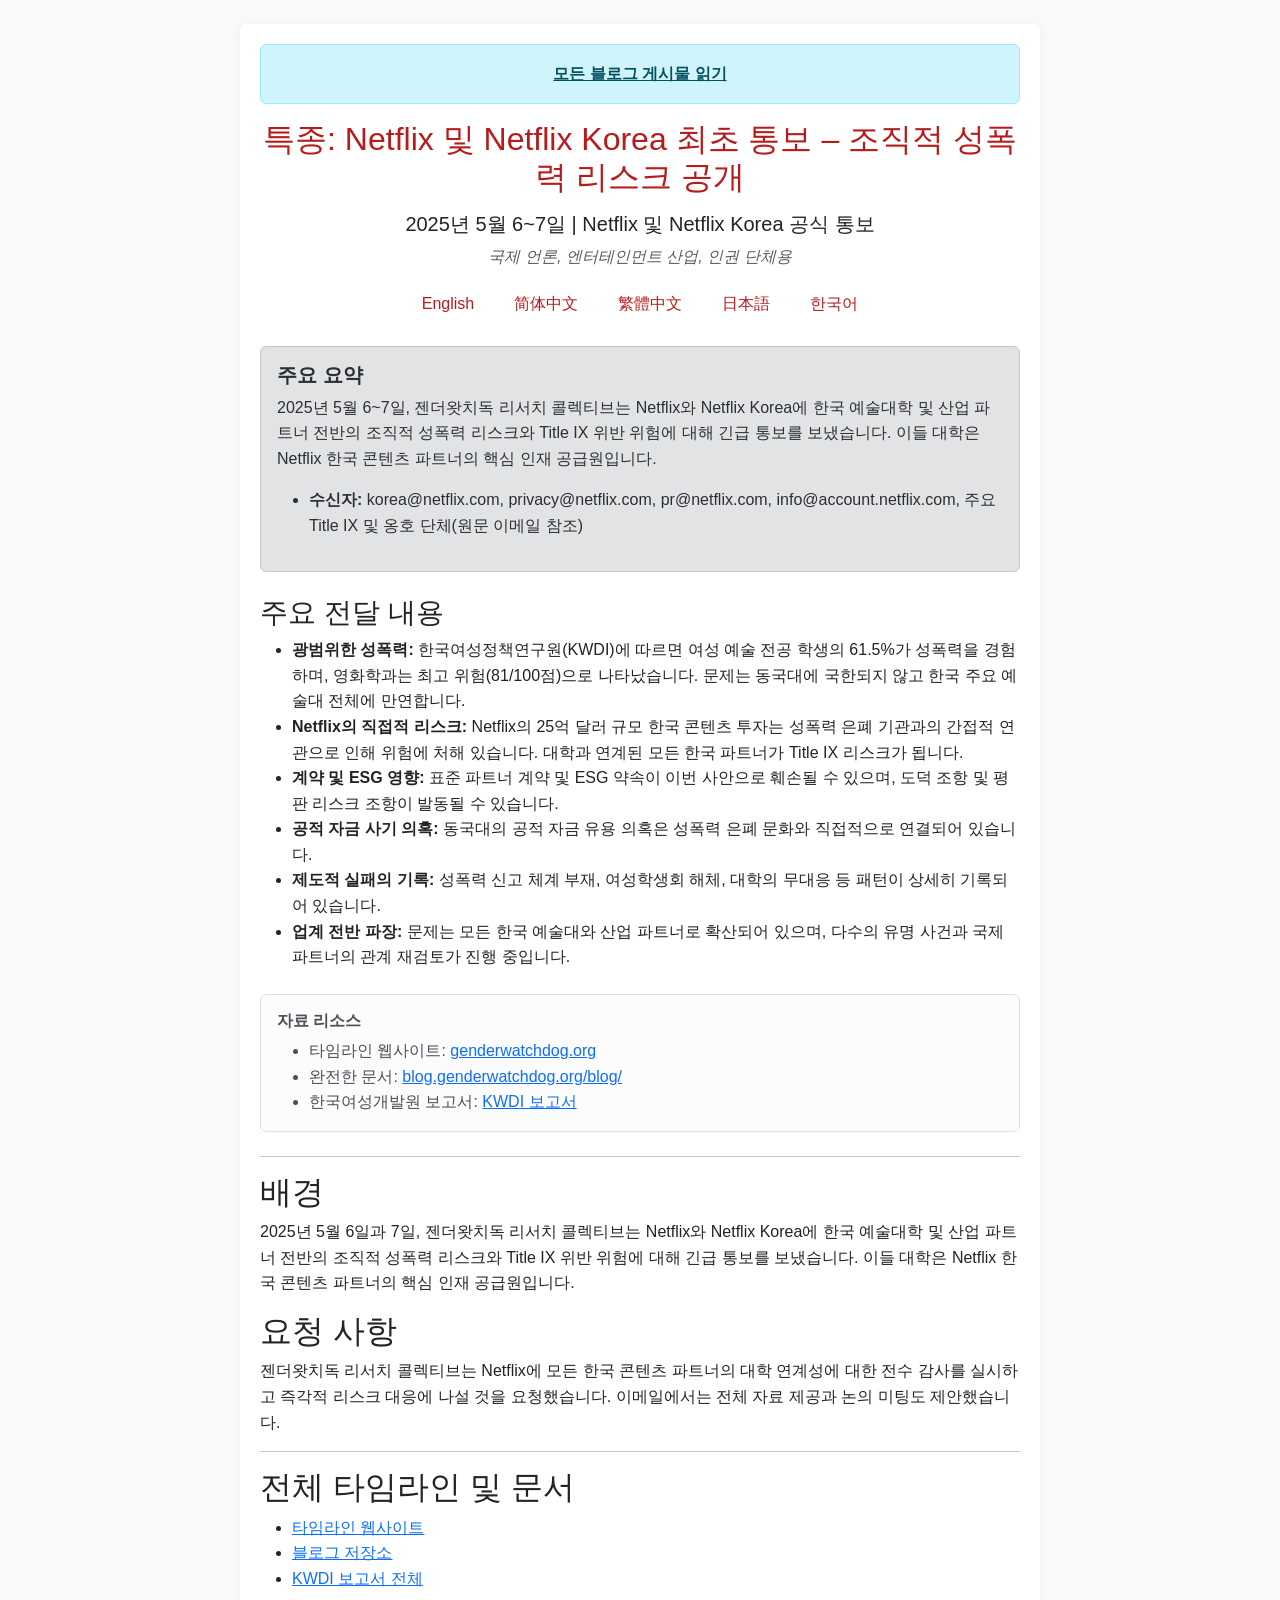
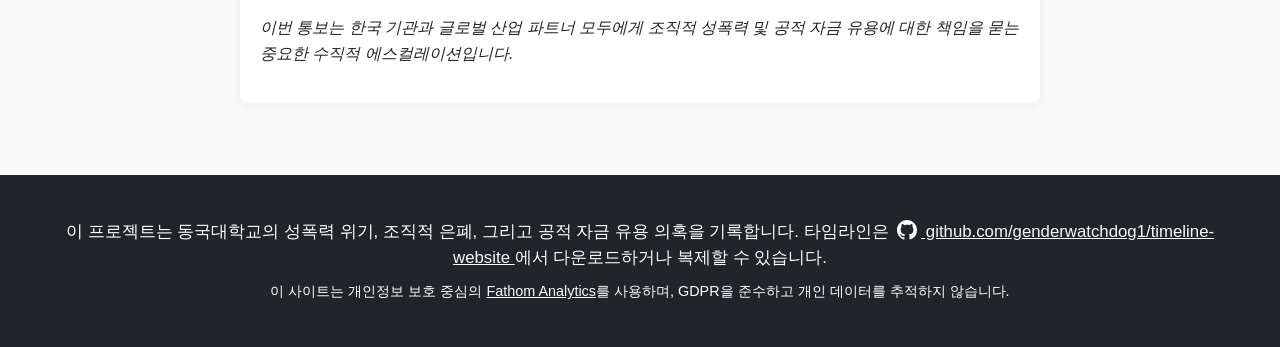
<file: blog_posts/ko/05072025_netflix_outreach.html>
<!DOCTYPE html>
<html lang="ko">
<head>
  <meta charset="UTF-8">
  <meta name="viewport" content="width=device-width, initial-scale=1.0">
  <title>특종: Netflix 및 Netflix Korea 최초 통보 – 조직적 성폭력 리스크 공개</title>
  <meta name="description" content="Netflix 및 Netflix Korea에 보낸 최초 공식 통보 요약. 한국 영화학교 및 산업 파트너의 조직적 성폭력 리스크와 Title IX 위험성에 대한 경고.">
  <meta name="keywords" content="Netflix, Netflix Korea, 성폭력, Title IX, 영화학교, 산업 파트너, 동국대학교, 공적 자금, 제도적 책임, 한국 성폭력, 공적 자금 유용, 국제 교육, 산업 파트너, 시스템적 실패">
  <meta property="og:title" content="특종: Netflix 및 Netflix Korea 최초 통보 – 조직적 성폭력 리스크 공개">
  <meta property="og:description" content="Netflix 및 Netflix Korea에 보낸 최초 공식 통보 요약. 한국 영화학교 및 산업 파트너의 조직적 성폭력 리스크와 Title IX 위험성에 대한 경고.">
  <meta property="og:type" content="article">
  <!-- Fathom - beautiful, simple website analytics -->
  <script src="https://cdn.usefathom.com/script.js" data-site="OCSEXWRF" defer></script>
  <!-- / Fathom -->
  <!-- Favicon setup -->
  <link rel="icon" type="image/png" href="../../imgs/favicons/gender_watchdog_favicon_16x16.png" sizes="16x16">
  <link rel="icon" type="image/png" href="../../imgs/favicons/gender_watchdog_favicon_32x32.png" sizes="32x32">
  <link rel="icon" type="image/png" href="../../imgs/favicons/gender_watchdog_favicon_48x48.png" sizes="48x48">
  <link rel="icon" type="image/png" href="../../imgs/favicons/gender_watchdog_favicon_64x64.png" sizes="64x64">
  <link rel="icon" type="image/png" href="../../imgs/favicons/gender_watchdog_favicon_128x128.png" sizes="128x128">
  <link rel="apple-touch-icon" href="../../imgs/favicons/gender_watchdog_favicon_128x128.png">
  <!-- For IE -->
  <link rel="shortcut icon" href="../../imgs/favicons/gender_watchdog_favicon_32x32.png">
  <!-- Bootstrap CSS -->
  <link href="https://cdn.jsdelivr.net/npm/bootstrap@5.3.0/dist/css/bootstrap.min.css" rel="stylesheet">
  <link rel="stylesheet" href="../../css/timeline.css">
  <link rel="stylesheet" href="../../css/blog_posts.css">
</head>
<body>
  <!-- Main Content -->
  <div class="content">
    <div class="container py-4">
      <div class="article-body">
        <div class="alert alert-info text-center">
          <a href="https://blog.genderwatchdog.org/blog/" target="_blank" class="alert-link">모든 블로그 게시물 읽기</a>
        </div>
        <h1 class="text-center">특종: Netflix 및 Netflix Korea 최초 통보 – 조직적 성폭력 리스크 공개</h1>
        <h2 class="text-center h5 fw-normal">2025년 5월 6~7일 | Netflix 및 Netflix Korea 공식 통보</h2>
        <p class="text-center text-muted"><em>국제 언론, 엔터테인먼트 산업, 인권 단체용</em></p>
        <div class="language-links mb-4">
          <a href="../../index.html" class="language-link">English</a>
          <a href="../../timeline_zh_cn.html" class="language-link">简体中文</a>
          <a href="../../timeline_zh_tw.html" class="language-link">繁體中文</a>
          <a href="../../timeline_ja.html" class="language-link">日本語</a>
          <a href="../../timeline_ko.html" class="language-link active">한국어</a>
        </div>
        <div class="alert alert-secondary my-4">
          <h3 class="h5 mb-2"><strong>주요 요약</strong></h3>
          <p>2025년 5월 6~7일, 젠더왓치독 리서치 콜렉티브는 Netflix와 Netflix Korea에 한국 예술대학 및 산업 파트너 전반의 조직적 성폭력 리스크와 Title IX 위반 위험에 대해 긴급 통보를 보냈습니다. 이들 대학은 Netflix 한국 콘텐츠 파트너의 핵심 인재 공급원입니다.</p>
          <ul>
            <li><strong>수신자:</strong> korea@netflix.com, privacy@netflix.com, pr@netflix.com, info@account.netflix.com, 주요 Title IX 및 옹호 단체(원문 이메일 참조)</li>
          </ul>
        </div>
        <h3>주요 전달 내용</h3>
        <ul>
          <li><strong>광범위한 성폭력:</strong> 한국여성정책연구원(KWDI)에 따르면 여성 예술 전공 학생의 61.5%가 성폭력을 경험하며, 영화학과는 최고 위험(81/100점)으로 나타났습니다. 문제는 동국대에 국한되지 않고 한국 주요 예술대 전체에 만연합니다.</li>
          <li><strong>Netflix의 직접적 리스크:</strong> Netflix의 25억 달러 규모 한국 콘텐츠 투자는 성폭력 은폐 기관과의 간접적 연관으로 인해 위험에 처해 있습니다. 대학과 연계된 모든 한국 파트너가 Title IX 리스크가 됩니다.</li>
          <li><strong>계약 및 ESG 영향:</strong> 표준 파트너 계약 및 ESG 약속이 이번 사안으로 훼손될 수 있으며, 도덕 조항 및 평판 리스크 조항이 발동될 수 있습니다.</li>
          <li><strong>공적 자금 사기 의혹:</strong> 동국대의 공적 자금 유용 의혹은 성폭력 은폐 문화와 직접적으로 연결되어 있습니다.</li>
          <li><strong>제도적 실패의 기록:</strong> 성폭력 신고 체계 부재, 여성학생회 해체, 대학의 무대응 등 패턴이 상세히 기록되어 있습니다.</li>
          <li><strong>업계 전반 파장:</strong> 문제는 모든 한국 예술대와 산업 파트너로 확산되어 있으며, 다수의 유명 사건과 국제 파트너의 관계 재검토가 진행 중입니다.</li>
        </ul>
        <div class="alert alert-light border my-4">
          <h4 class="h6 mb-2"><strong>자료 리소스</strong></h4>
          <ul class="mb-0">
            <li>타임라인 웹사이트: <a href="https://genderwatchdog.org/" target="_blank">genderwatchdog.org</a></li>
            <li>완전한 문서: <a href="https://blog.genderwatchdog.org/blog/" target="_blank">blog.genderwatchdog.org/blog/</a></li>
            <li>한국여성개발원 보고서: <a href="https://drive.proton.me/urls/BAPF2DA400#4RGLR08iLFAJ" target="_blank">KWDI 보고서</a></li>
          </ul>
        </div>
        <hr>
        <h2>배경</h2>
        <p>2025년 5월 6일과 7일, 젠더왓치독 리서치 콜렉티브는 Netflix와 Netflix Korea에 한국 예술대학 및 산업 파트너 전반의 조직적 성폭력 리스크와 Title IX 위반 위험에 대해 긴급 통보를 보냈습니다. 이들 대학은 Netflix 한국 콘텐츠 파트너의 핵심 인재 공급원입니다.</p>
        <h2>요청 사항</h2>
        <p>젠더왓치독 리서치 콜렉티브는 Netflix에 모든 한국 콘텐츠 파트너의 대학 연계성에 대한 전수 감사를 실시하고 즉각적 리스크 대응에 나설 것을 요청했습니다. 이메일에서는 전체 자료 제공과 논의 미팅도 제안했습니다.</p>
        <hr>
        <h2>전체 타임라인 및 문서</h2>
        <ul>
          <li><a href="https://genderwatchdog.org/" target="_blank">타임라인 웹사이트</a></li>
          <li><a href="https://blog.genderwatchdog.org/blog/" target="_blank">블로그 저장소</a></li>
          <li><a href="https://drive.proton.me/urls/BAPF2DA400#4RGLR08iLFAJ" target="_blank">KWDI 보고서 전체</a></li>
        </ul>
        <p class="mt-4"><em>이번 통보는 한국 기관과 글로벌 산업 파트너 모두에게 조직적 성폭력 및 공적 자금 유용에 대한 책임을 묻는 중요한 수직적 에스컬레이션입니다.</em></p>
      </div>
    </div>
  </div>
  <!-- Footer -->
  <footer class="bg-dark text-white py-4 mt-5">
    <div class="container text-center">
      <span style="font-size:1.05rem;">
        이 프로젝트는 동국대학교의 성폭력 위기, 조직적 은폐, 그리고 공적 자금 유용 의혹을 기록합니다. 타임라인은
        <a href="https://github.com/genderwatchdog1/timeline-website" class="text-light ms-1" target="_blank" style="text-decoration:underline;">
          <svg xmlns="http://www.w3.org/2000/svg" width="20" height="20" fill="currentColor" class="bi bi-github mb-1 me-1" viewBox="0 0 16 16" style="vertical-align:middle;">
            <path d="M8 0C3.58 0 0 3.58 0 8c0 3.54 2.29 6.53 5.47 7.59.4.07.55-.17.55-.38 0-.19-.01-.82-.01-1.49-2.01.37-2.53-.49-2.69-.94-.09-.23-.48-.94-.82-1.13-.28-.15-.68-.52-.01-.53.63-.01 1.08.58 1.23.82.72 1.21 1.87.87 2.33.66.07-.52.28-.87.51-1.07-1.78-.2-3.64-.89-3.64-3.95 0-.87.31-1.59.82-2.15-.08-.2-.36-1.02.08-2.12 0 0 .67-.21 2.2.82.64-.18 1.32-.27 2-.27.68 0 1.36.09 2 .27 1.53-1.04 2.2-.82 2.2-.82.44 1.1.16 1.92.08 2.12.51.56.82 1.27.82 2.15 0 3.07-1.87 3.75-3.65 3.95.29.25.54.73.54 1.48 0 1.07-.01 1.93-.01 2.2 0 .21.15.46.55.38A8.012 8.012 0 0 0 16 8c0-4.42-3.58-8-8-8z"/>
          </svg>
          github.com/genderwatchdog1/timeline-website
        </a> 에서 다운로드하거나 복제할 수 있습니다.
      </span>
      <p class="mt-2 mb-0" style="font-size:0.9rem;">
        이 사이트는 개인정보 보호 중심의 <a href="https://usefathom.com/ref/UKSUATNV" class="text-light" style="text-decoration:underline;" target="_blank">Fathom Analytics</a>를 사용하며, GDPR을 준수하고 개인 데이터를 추적하지 않습니다.
      </p>
    </div>
  </footer>
  <!-- Bootstrap JS Bundle with Popper -->
  <script src="https://cdn.jsdelivr.net/npm/bootstrap@5.3.0/dist/js/bootstrap.bundle.min.js"></script>
  <script src="../../js/timeline.js"></script>
  <script src="../../js/blog_posts.js"></script>
</body>
</html>
</file>
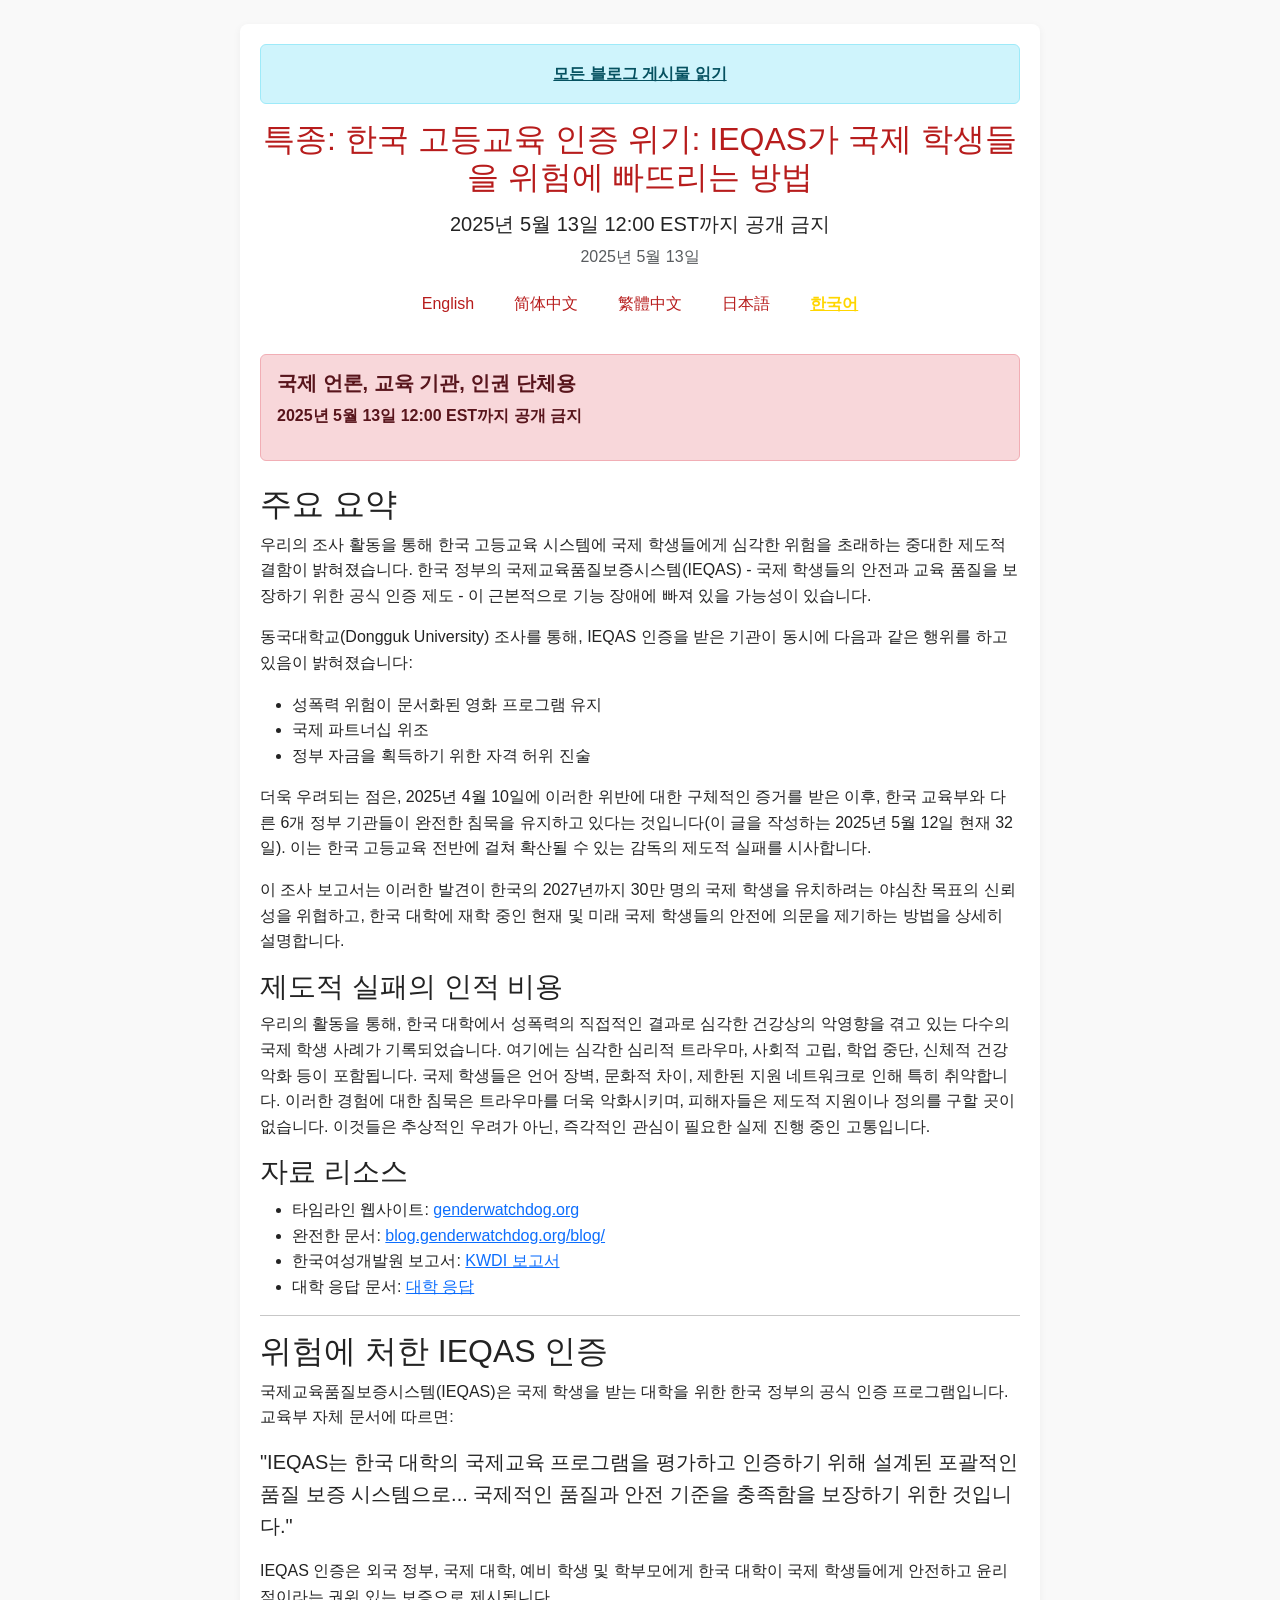
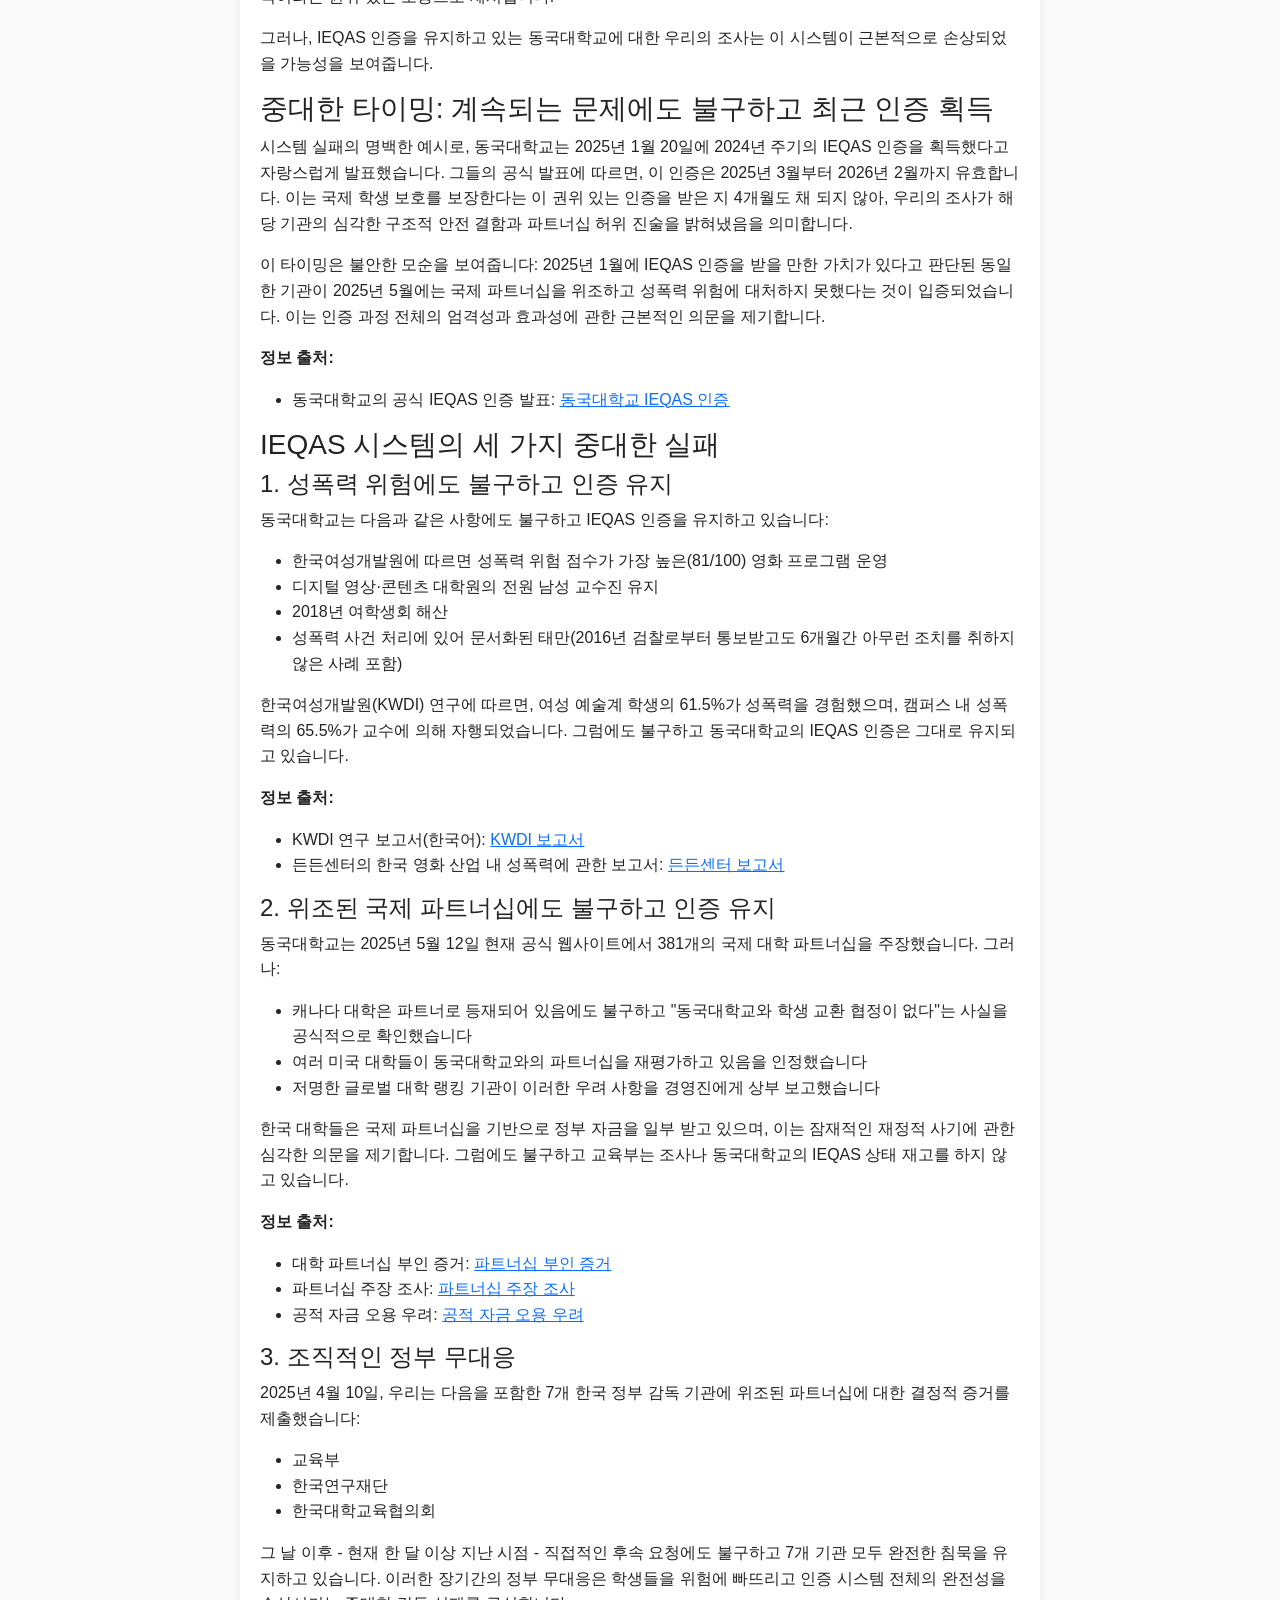
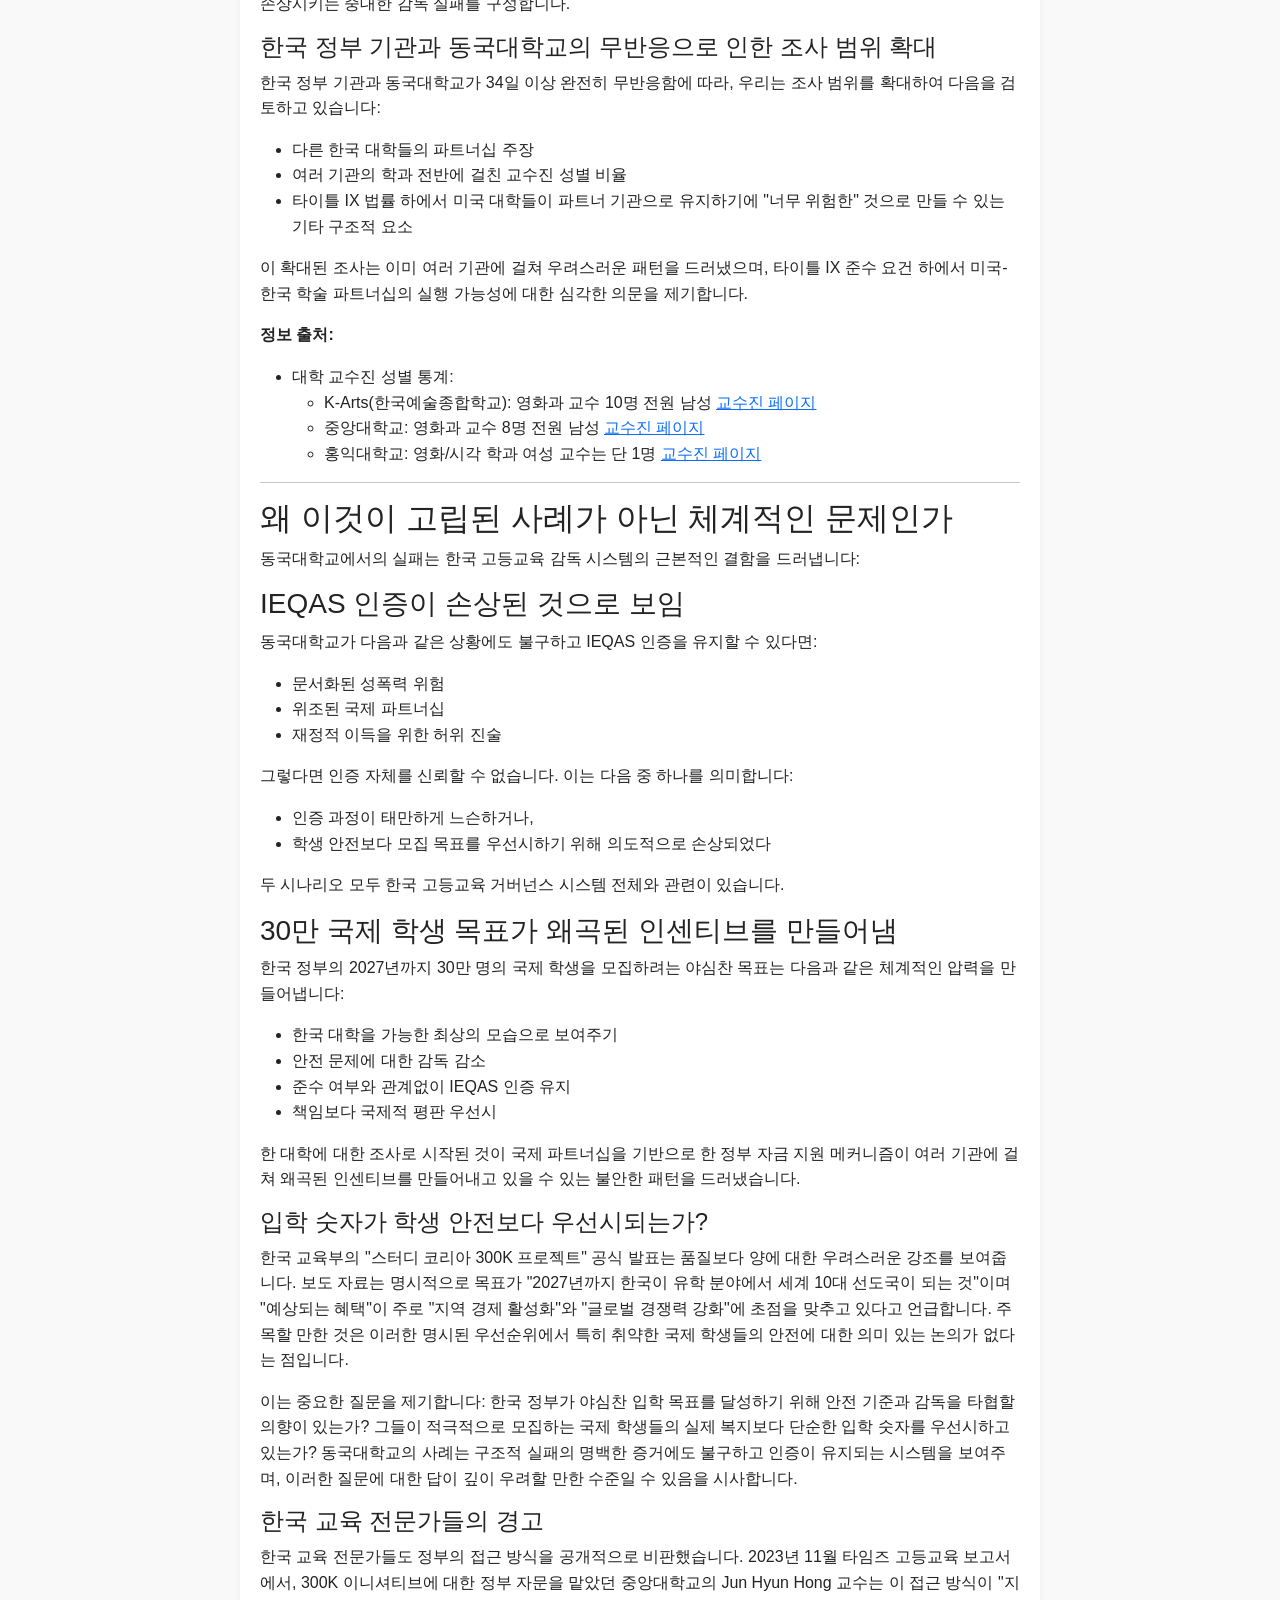
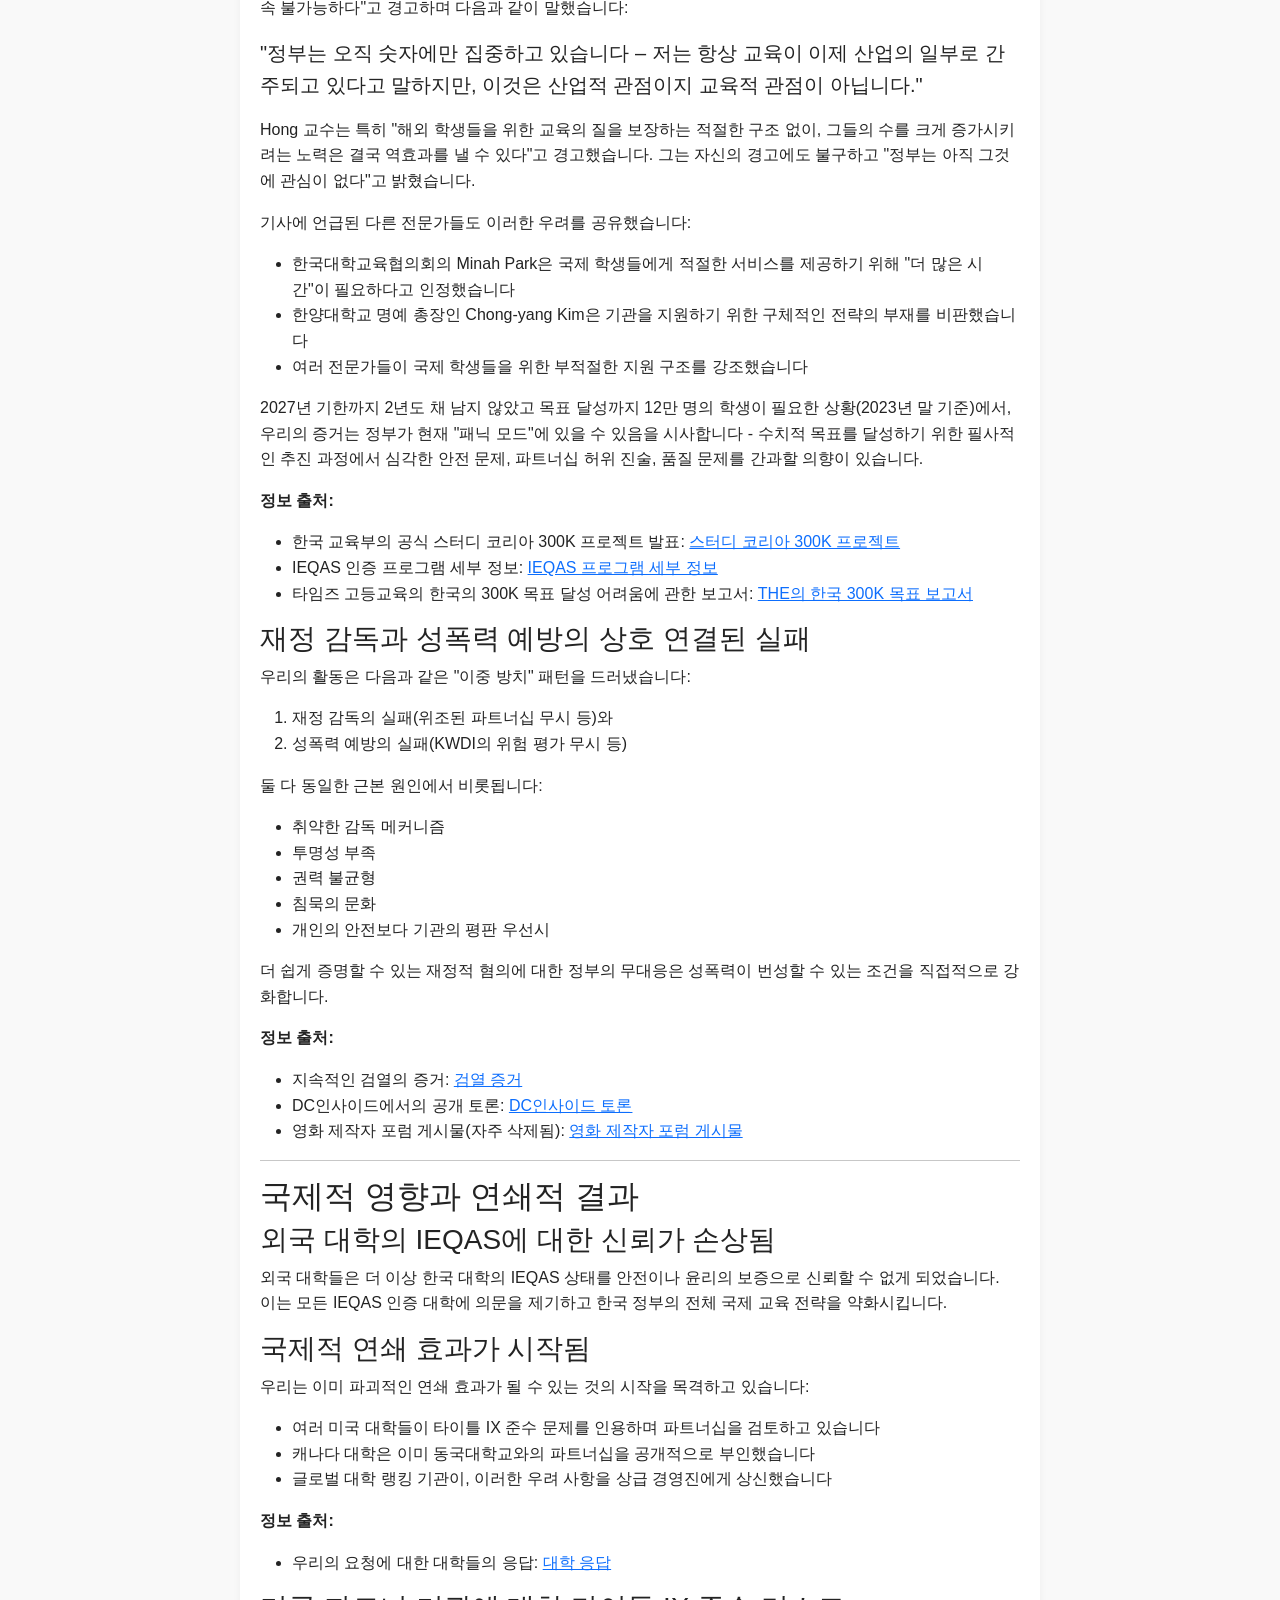
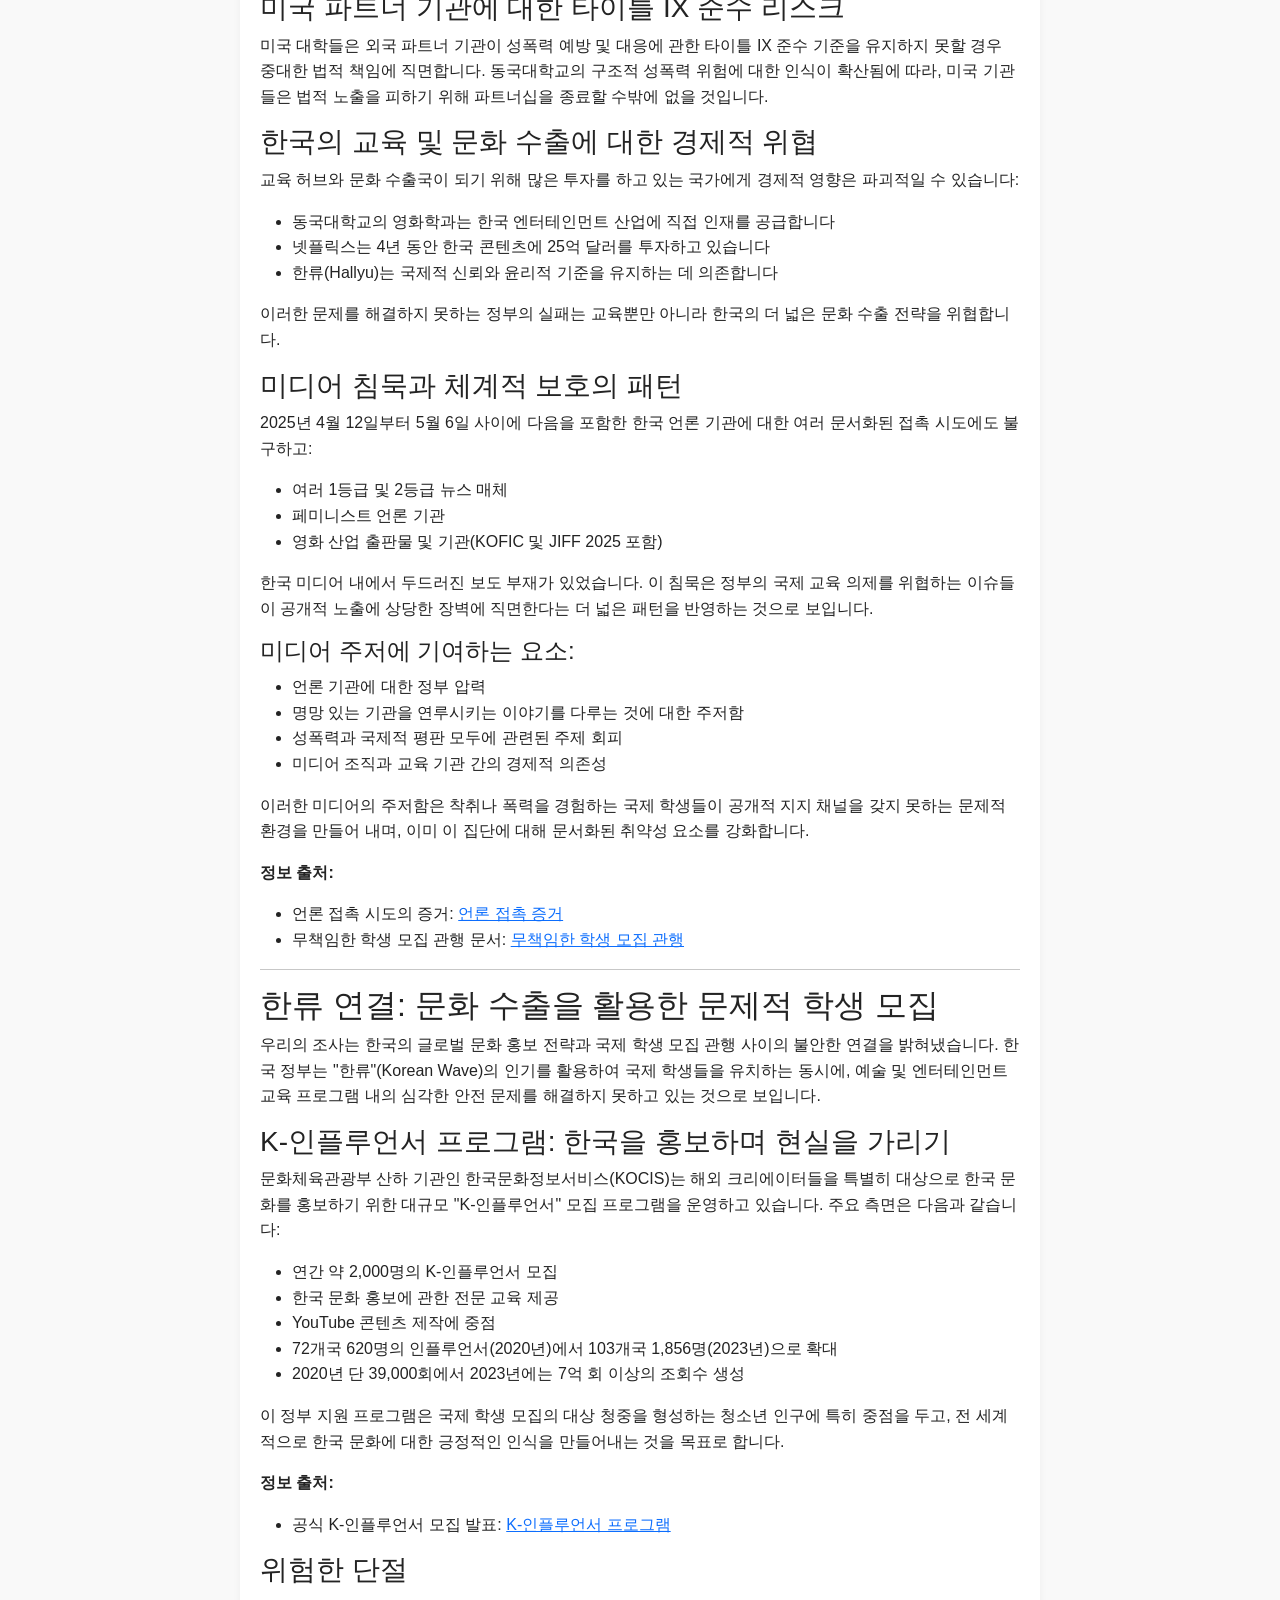
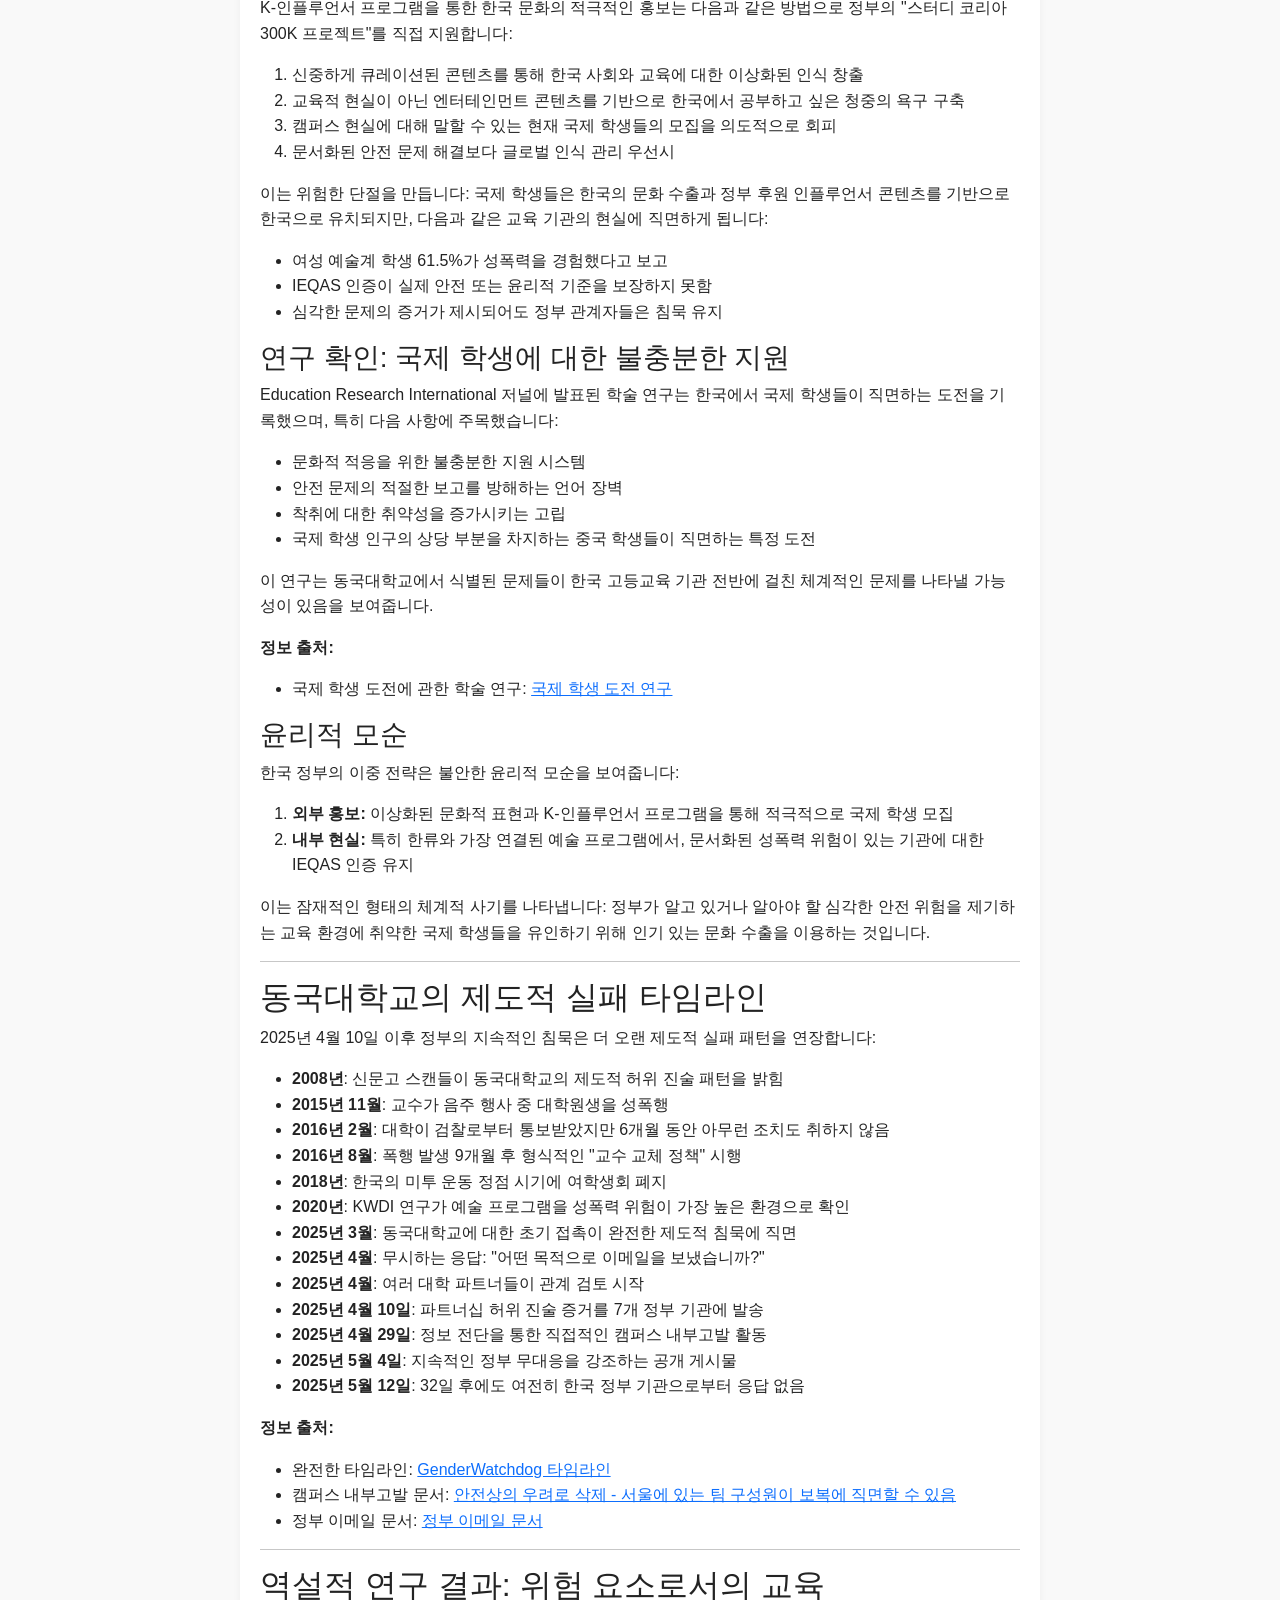
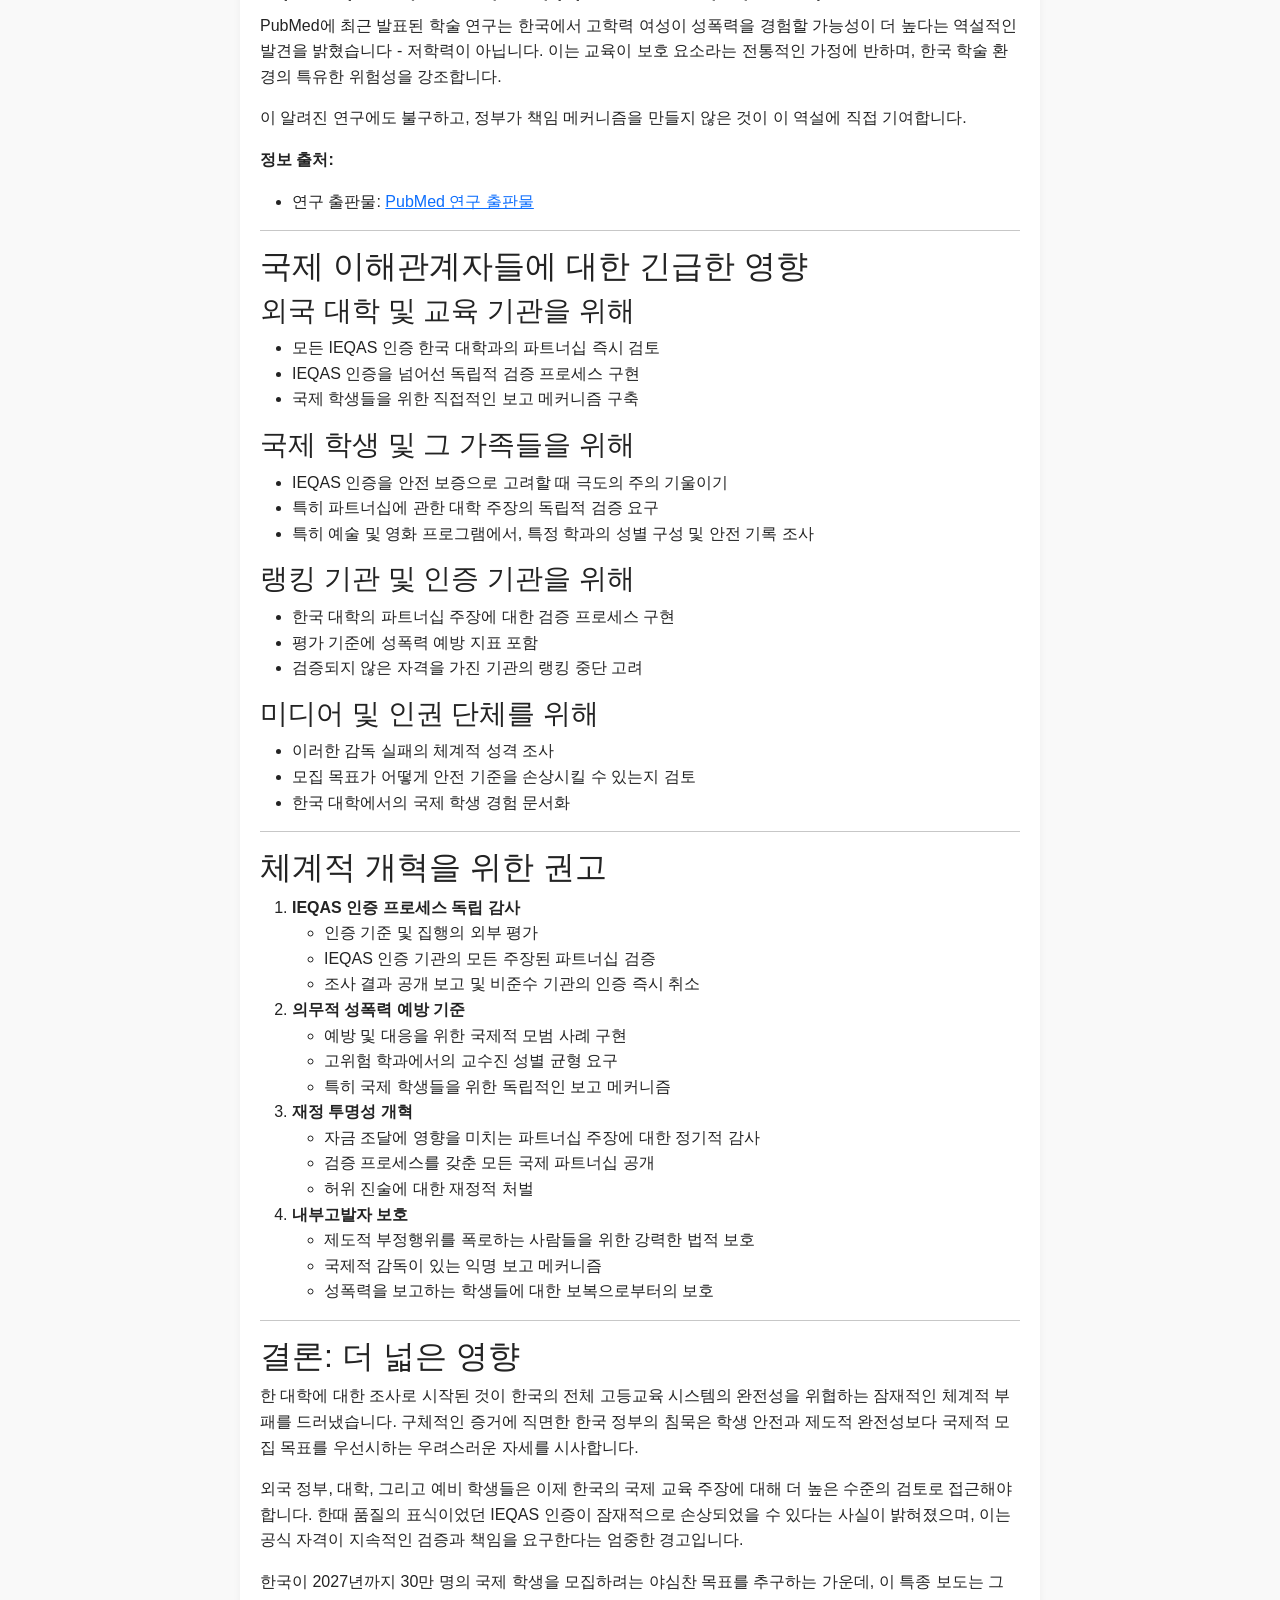
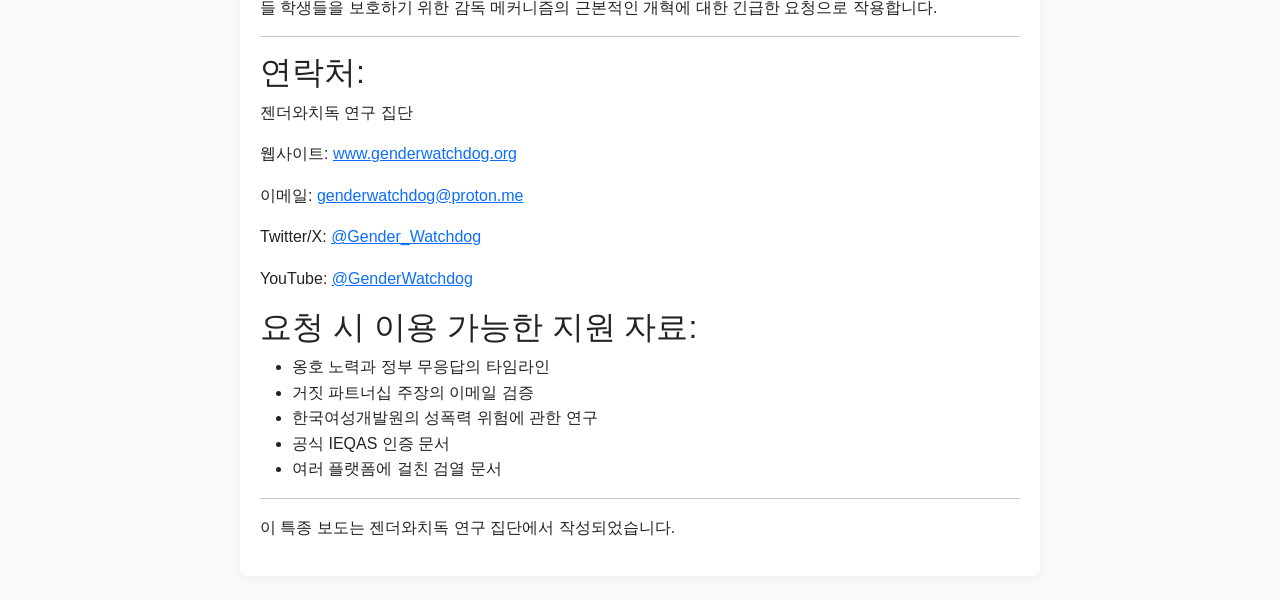
<file: blog_posts/ko/05152025_ko_horizontal_ieqas.html>
<!DOCTYPE html>
<html lang="ko">
<head>
  <meta charset="UTF-8">
  <meta name="viewport" content="width=device-width, initial-scale=1.0">
  <title>특종: 한국 고등교육 인증 위기: IEQAS가 국제 학생들을 위험에 빠뜨리는 방법</title>
  <meta name="description" content="한국의 고등교육 인증 시스템(IEQAS)이 국제 학생들을 위험에 빠뜨리고 있는 조사 결과">
  <meta name="keywords" content="동국대학교, 성폭력, 고등교육, IEQAS, 국제학생 안전">
  <meta property="og:title" content="특종: 한국 고등교육 인증 위기: IEQAS가 국제 학생들을 위험에 빠뜨리는 방법">
  <meta property="og:description" content="한국의 고등교육 인증 시스템(IEQAS)이 국제 학생들을 위험에 빠뜨리고 있는 조사 결과">
  <meta property="og:type" content="article">
  
  <!-- Fathom - beautiful, simple website analytics -->
  <script src="https://cdn.usefathom.com/script.js" data-site="OCSEXWRF" defer></script>
  <!-- / Fathom -->
  
  <!-- Favicon setup -->
  <link rel="icon" type="image/png" href="../../imgs/favicons/gender_watchdog_favicon_16x16.png" sizes="16x16">
  <link rel="icon" type="image/png" href="../../imgs/favicons/gender_watchdog_favicon_32x32.png" sizes="32x32">
  <link rel="icon" type="image/png" href="../../imgs/favicons/gender_watchdog_favicon_48x48.png" sizes="48x48">
  <link rel="icon" type="image/png" href="../../imgs/favicons/gender_watchdog_favicon_64x64.png" sizes="64x64">
  <link rel="icon" type="image/png" href="../../imgs/favicons/gender_watchdog_favicon_128x128.png" sizes="128x128">
  <link rel="apple-touch-icon" href="../../imgs/favicons/gender_watchdog_favicon_128x128.png">
  <!-- For IE -->
  <link rel="shortcut icon" href="../../imgs/favicons/gender_watchdog_favicon_32x32.png">
  
  <!-- Bootstrap CSS -->
  <link href="https://cdn.jsdelivr.net/npm/bootstrap@5.3.0/dist/css/bootstrap.min.css" rel="stylesheet">
  <link rel="stylesheet" href="../../css/timeline.css">
  <link rel="stylesheet" href="../../css/blog_posts.css">
</head>
<body>
  <!-- Main Content -->
  <div class="content">
    <div class="container py-4">
      <div class="article-body">
        <div class="alert alert-info text-center">
          <a href="https://blog.genderwatchdog.org/blog/" target="_blank" class="alert-link">모든 블로그 게시물 읽기</a>
        </div>
        
        <h1 class="text-center">특종: 한국 고등교육 인증 위기: IEQAS가 국제 학생들을 위험에 빠뜨리는 방법</h1>
        <h2 class="text-center h5 fw-normal">2025년 5월 13일 12:00 EST까지 공개 금지</h2>
        <p class="text-center text-muted">2025년 5월 13일</p>
        
        <div class="language-links">
          <a href="../../index.html" class="language-link">English</a>
          <a href="../../timeline_zh_cn.html" class="language-link">简体中文</a>
          <a href="../../timeline_zh_tw.html" class="language-link">繁體中文</a>
          <a href="../../timeline_ja.html" class="language-link">日本語</a>
          <a href="../../timeline_ko.html" class="language-link active">한국어</a>
        </div>

        <div class="alert alert-danger my-4">
          <h3 class="h5 mb-2"><strong>국제 언론, 교육 기관, 인권 단체용</strong></h3>
          <p><strong>2025년 5월 13일 12:00 EST까지 공개 금지</strong></p>
        </div>

        <h2>주요 요약</h2>

        <p>우리의 조사 활동을 통해 한국 고등교육 시스템에 국제 학생들에게 심각한 위험을 초래하는 중대한 제도적 결함이 밝혀졌습니다. 한국 정부의 국제교육품질보증시스템(IEQAS) - 국제 학생들의 안전과 교육 품질을 보장하기 위한 공식 인증 제도 - 이 근본적으로 기능 장애에 빠져 있을 가능성이 있습니다.</p>

        <p>동국대학교(Dongguk University) 조사를 통해, IEQAS 인증을 받은 기관이 동시에 다음과 같은 행위를 하고 있음이 밝혀졌습니다:</p>
        <ul>
          <li>성폭력 위험이 문서화된 영화 프로그램 유지</li>
          <li>국제 파트너십 위조</li>
          <li>정부 자금을 획득하기 위한 자격 허위 진술</li>
        </ul>

        <p>더욱 우려되는 점은, 2025년 4월 10일에 이러한 위반에 대한 구체적인 증거를 받은 이후, 한국 교육부와 다른 6개 정부 기관들이 완전한 침묵을 유지하고 있다는 것입니다(이 글을 작성하는 2025년 5월 12일 현재 32일). 이는 한국 고등교육 전반에 걸쳐 확산될 수 있는 감독의 제도적 실패를 시사합니다.</p>

        <p>이 조사 보고서는 이러한 발견이 한국의 2027년까지 30만 명의 국제 학생을 유치하려는 야심찬 목표의 신뢰성을 위협하고, 한국 대학에 재학 중인 현재 및 미래 국제 학생들의 안전에 의문을 제기하는 방법을 상세히 설명합니다.</p>

        <h3>제도적 실패의 인적 비용</h3>

        <p>우리의 활동을 통해, 한국 대학에서 성폭력의 직접적인 결과로 심각한 건강상의 악영향을 겪고 있는 다수의 국제 학생 사례가 기록되었습니다. 여기에는 심각한 심리적 트라우마, 사회적 고립, 학업 중단, 신체적 건강 악화 등이 포함됩니다. 국제 학생들은 언어 장벽, 문화적 차이, 제한된 지원 네트워크로 인해 특히 취약합니다. 이러한 경험에 대한 침묵은 트라우마를 더욱 악화시키며, 피해자들은 제도적 지원이나 정의를 구할 곳이 없습니다. 이것들은 추상적인 우려가 아닌, 즉각적인 관심이 필요한 실제 진행 중인 고통입니다.</p>

        <h3>자료 리소스</h3>
        <ul>
          <li>타임라인 웹사이트: <a href="https://genderwatchdog.org/">genderwatchdog.org</a></li>
          <li>완전한 문서: <a href="https://blog.genderwatchdog.org/blog/">blog.genderwatchdog.org/blog/</a></li>
          <li>한국여성개발원 보고서: <a href="https://drive.proton.me/urls/BAPF2DA400#4RGLR08iLFAJ">KWDI 보고서</a></li>
          <li>대학 응답 문서: <a href="https://drive.proton.me/urls/95J0T3K37R#RBCO657BAC6a">대학 응답</a></li>
        </ul>

        <hr>

        <h2>위험에 처한 IEQAS 인증</h2>

        <p>국제교육품질보증시스템(IEQAS)은 국제 학생을 받는 대학을 위한 한국 정부의 공식 인증 프로그램입니다. 교육부 자체 문서에 따르면:</p>

        <blockquote class="blockquote">
          <p>"IEQAS는 한국 대학의 국제교육 프로그램을 평가하고 인증하기 위해 설계된 포괄적인 품질 보증 시스템으로... 국제적인 품질과 안전 기준을 충족함을 보장하기 위한 것입니다."</p>
        </blockquote>

        <p>IEQAS 인증은 외국 정부, 국제 대학, 예비 학생 및 학부모에게 한국 대학이 국제 학생들에게 안전하고 윤리적이라는 권위 있는 보증으로 제시됩니다.</p>

        <p>그러나, IEQAS 인증을 유지하고 있는 동국대학교에 대한 우리의 조사는 이 시스템이 근본적으로 손상되었을 가능성을 보여줍니다.</p>
        
        <h3>중대한 타이밍: 계속되는 문제에도 불구하고 최근 인증 획득</h3>

        <p>시스템 실패의 명백한 예시로, 동국대학교는 2025년 1월 20일에 2024년 주기의 IEQAS 인증을 획득했다고 자랑스럽게 발표했습니다. 그들의 공식 발표에 따르면, 이 인증은 2025년 3월부터 2026년 2월까지 유효합니다. 이는 국제 학생 보호를 보장한다는 이 권위 있는 인증을 받은 지 4개월도 채 되지 않아, 우리의 조사가 해당 기관의 심각한 구조적 안전 결함과 파트너십 허위 진술을 밝혀냈음을 의미합니다.</p>

        <p>이 타이밍은 불안한 모순을 보여줍니다: 2025년 1월에 IEQAS 인증을 받을 만한 가치가 있다고 판단된 동일한 기관이 2025년 5월에는 국제 파트너십을 위조하고 성폭력 위험에 대처하지 못했다는 것이 입증되었습니다. 이는 인증 과정 전체의 엄격성과 효과성에 관한 근본적인 의문을 제기합니다.</p>

        <p><strong>정보 출처:</strong></p>
        <ul>
          <li>동국대학교의 공식 IEQAS 인증 발표: <a href="https://wise.dongguk.ac.kr/eng/article/engnews/detail/513983">동국대학교 IEQAS 인증</a></li>
        </ul>

        <h3>IEQAS 시스템의 세 가지 중대한 실패</h3>

        <h4>1. 성폭력 위험에도 불구하고 인증 유지</h4>

        <p>동국대학교는 다음과 같은 사항에도 불구하고 IEQAS 인증을 유지하고 있습니다:</p>
        <ul>
          <li>한국여성개발원에 따르면 성폭력 위험 점수가 가장 높은(81/100) 영화 프로그램 운영</li>
          <li>디지털 영상·콘텐츠 대학원의 전원 남성 교수진 유지</li>
          <li>2018년 여학생회 해산</li>
          <li>성폭력 사건 처리에 있어 문서화된 태만(2016년 검찰로부터 통보받고도 6개월간 아무런 조치를 취하지 않은 사례 포함)</li>
        </ul>

        <p>한국여성개발원(KWDI) 연구에 따르면, 여성 예술계 학생의 61.5%가 성폭력을 경험했으며, 캠퍼스 내 성폭력의 65.5%가 교수에 의해 자행되었습니다. 그럼에도 불구하고 동국대학교의 IEQAS 인증은 그대로 유지되고 있습니다.</p>

        <p><strong>정보 출처:</strong></p>
        <ul>
          <li>KWDI 연구 보고서(한국어): <a href="https://drive.proton.me/urls/BAPF2DA400#4RGLR08iLFAJ">KWDI 보고서</a></li>
          <li>든든센터의 한국 영화 산업 내 성폭력에 관한 보고서: <a href="https://drive.proton.me/urls/GXRANHYYJC#fz0SipRRWdaF">든든센터 보고서</a></li>
        </ul>

        <h4>2. 위조된 국제 파트너십에도 불구하고 인증 유지</h4>

        <p>동국대학교는 2025년 5월 12일 현재 공식 웹사이트에서 381개의 국제 대학 파트너십을 주장했습니다. 그러나:</p>
        <ul>
          <li>캐나다 대학은 파트너로 등재되어 있음에도 불구하고 "동국대학교와 학생 교환 협정이 없다"는 사실을 공식적으로 확인했습니다</li>
          <li>여러 미국 대학들이 동국대학교와의 파트너십을 재평가하고 있음을 인정했습니다</li>
          <li>저명한 글로벌 대학 랭킹 기관이 이러한 우려 사항을 경영진에게 상부 보고했습니다</li>
        </ul>

        <p>한국 대학들은 국제 파트너십을 기반으로 정부 자금을 일부 받고 있으며, 이는 잠재적인 재정적 사기에 관한 심각한 의문을 제기합니다. 그럼에도 불구하고 교육부는 조사나 동국대학교의 IEQAS 상태 재고를 하지 않고 있습니다.</p>

        <p><strong>정보 출처:</strong></p>
        <ul>
          <li>대학 파트너십 부인 증거: <a href="https://drive.proton.me/urls/95J0T3K37R#RBCO657BAC6a">파트너십 부인 증거</a></li>
          <li>파트너십 주장 조사: <a href="https://x.com/Gender_Watchdog/status/1918075028106867030">파트너십 주장 조사</a></li>
          <li>공적 자금 오용 우려: <a href="https://x.com/Gender_Watchdog/status/1918201577363652788">공적 자금 오용 우려</a></li>
        </ul>

        <h4>3. 조직적인 정부 무대응</h4>

        <p>2025년 4월 10일, 우리는 다음을 포함한 7개 한국 정부 감독 기관에 위조된 파트너십에 대한 결정적 증거를 제출했습니다:</p>
        <ul>
          <li>교육부</li>
          <li>한국연구재단</li>
          <li>한국대학교육협의회</li>
        </ul>

        <p>그 날 이후 - 현재 한 달 이상 지난 시점 - 직접적인 후속 요청에도 불구하고 7개 기관 모두 완전한 침묵을 유지하고 있습니다. 이러한 장기간의 정부 무대응은 학생들을 위험에 빠뜨리고 인증 시스템 전체의 완전성을 손상시키는 중대한 감독 실패를 구성합니다.</p>

        <h4>한국 정부 기관과 동국대학교의 무반응으로 인한 조사 범위 확대</h4>

        <p>한국 정부 기관과 동국대학교가 34일 이상 완전히 무반응함에 따라, 우리는 조사 범위를 확대하여 다음을 검토하고 있습니다:</p>
        <ul>
          <li>다른 한국 대학들의 파트너십 주장</li>
          <li>여러 기관의 학과 전반에 걸친 교수진 성별 비율</li>
          <li>타이틀 IX 법률 하에서 미국 대학들이 파트너 기관으로 유지하기에 "너무 위험한" 것으로 만들 수 있는 기타 구조적 요소</li>
        </ul>

        <p>이 확대된 조사는 이미 여러 기관에 걸쳐 우려스러운 패턴을 드러냈으며, 타이틀 IX 준수 요건 하에서 미국-한국 학술 파트너십의 실행 가능성에 대한 심각한 의문을 제기합니다.</p>

        <p><strong>정보 출처:</strong></p>
        <ul>
          <li>대학 교수진 성별 통계:
            <ul>
              <li>K-Arts(한국예술종합학교): 영화과 교수 10명 전원 남성 <a href="https://web.archive.org/web/20250511225518/https://www.karts.ac.kr/en/schools/faclty_view.do?PR_CODE=0301">교수진 페이지</a></li>
              <li>중앙대학교: 영화과 교수 8명 전원 남성 <a href="https://archive.md/zTxUx">교수진 페이지</a></li>
              <li>홍익대학교: 영화/시각 학과 여성 교수는 단 1명 <a href="https://web.archive.org/web/20250511230116/https://www.hongik.ac.kr/en/academics/intro-faculty-detail.do?mode=view&deptCd=BAC170&depth=2">교수진 페이지</a></li>
            </ul>
          </li>
        </ul>

        <hr>

        <h2>왜 이것이 고립된 사례가 아닌 체계적인 문제인가</h2>

        <p>동국대학교에서의 실패는 한국 고등교육 감독 시스템의 근본적인 결함을 드러냅니다:</p>

        <h3>IEQAS 인증이 손상된 것으로 보임</h3>

        <p>동국대학교가 다음과 같은 상황에도 불구하고 IEQAS 인증을 유지할 수 있다면:</p>
        <ul>
          <li>문서화된 성폭력 위험</li>
          <li>위조된 국제 파트너십</li>
          <li>재정적 이득을 위한 허위 진술</li>
        </ul>

        <p>그렇다면 인증 자체를 신뢰할 수 없습니다. 이는 다음 중 하나를 의미합니다:</p>
        <ul>
          <li>인증 과정이 태만하게 느슨하거나,</li>
          <li>학생 안전보다 모집 목표를 우선시하기 위해 의도적으로 손상되었다</li>
        </ul>

        <p>두 시나리오 모두 한국 고등교육 거버넌스 시스템 전체와 관련이 있습니다.</p>

        <h3>30만 국제 학생 목표가 왜곡된 인센티브를 만들어냄</h3>

        <p>한국 정부의 2027년까지 30만 명의 국제 학생을 모집하려는 야심찬 목표는 다음과 같은 체계적인 압력을 만들어냅니다:</p>
        <ul>
          <li>한국 대학을 가능한 최상의 모습으로 보여주기</li>
          <li>안전 문제에 대한 감독 감소</li>
          <li>준수 여부와 관계없이 IEQAS 인증 유지</li>
          <li>책임보다 국제적 평판 우선시</li>
        </ul>

        <p>한 대학에 대한 조사로 시작된 것이 국제 파트너십을 기반으로 한 정부 자금 지원 메커니즘이 여러 기관에 걸쳐 왜곡된 인센티브를 만들어내고 있을 수 있는 불안한 패턴을 드러냈습니다.</p>

        <h4>입학 숫자가 학생 안전보다 우선시되는가?</h4>

        <p>한국 교육부의 "스터디 코리아 300K 프로젝트" 공식 발표는 품질보다 양에 대한 우려스러운 강조를 보여줍니다. 보도 자료는 명시적으로 목표가 "2027년까지 한국이 유학 분야에서 세계 10대 선도국이 되는 것"이며 "예상되는 혜택"이 주로 "지역 경제 활성화"와 "글로벌 경쟁력 강화"에 초점을 맞추고 있다고 언급합니다. 주목할 만한 것은 이러한 명시된 우선순위에서 특히 취약한 국제 학생들의 안전에 대한 의미 있는 논의가 없다는 점입니다.</p>

        <p>이는 중요한 질문을 제기합니다: 한국 정부가 야심찬 입학 목표를 달성하기 위해 안전 기준과 감독을 타협할 의향이 있는가? 그들이 적극적으로 모집하는 국제 학생들의 실제 복지보다 단순한 입학 숫자를 우선시하고 있는가? 동국대학교의 사례는 구조적 실패의 명백한 증거에도 불구하고 인증이 유지되는 시스템을 보여주며, 이러한 질문에 대한 답이 깊이 우려할 만한 수준일 수 있음을 시사합니다.</p>

        <h4>한국 교육 전문가들의 경고</h4>

        <p>한국 교육 전문가들도 정부의 접근 방식을 공개적으로 비판했습니다. 2023년 11월 타임즈 고등교육 보고서에서, 300K 이니셔티브에 대한 정부 자문을 맡았던 중앙대학교의 Jun Hyun Hong 교수는 이 접근 방식이 "지속 불가능하다"고 경고하며 다음과 같이 말했습니다:</p>

        <blockquote class="blockquote">
          <p>"정부는 오직 숫자에만 집중하고 있습니다 – 저는 항상 교육이 이제 산업의 일부로 간주되고 있다고 말하지만, 이것은 산업적 관점이지 교육적 관점이 아닙니다."</p>
        </blockquote>

        <p>Hong 교수는 특히 "해외 학생들을 위한 교육의 질을 보장하는 적절한 구조 없이, 그들의 수를 크게 증가시키려는 노력은 결국 역효과를 낼 수 있다"고 경고했습니다. 그는 자신의 경고에도 불구하고 "정부는 아직 그것에 관심이 없다"고 밝혔습니다.</p>

        <p>기사에 언급된 다른 전문가들도 이러한 우려를 공유했습니다:</p>
        <ul>
          <li>한국대학교육협의회의 Minah Park은 국제 학생들에게 적절한 서비스를 제공하기 위해 "더 많은 시간"이 필요하다고 인정했습니다</li>
          <li>한양대학교 명예 총장인 Chong-yang Kim은 기관을 지원하기 위한 구체적인 전략의 부재를 비판했습니다</li>
          <li>여러 전문가들이 국제 학생들을 위한 부적절한 지원 구조를 강조했습니다</li>
        </ul>

        <p>2027년 기한까지 2년도 채 남지 않았고 목표 달성까지 12만 명의 학생이 필요한 상황(2023년 말 기준)에서, 우리의 증거는 정부가 현재 "패닉 모드"에 있을 수 있음을 시사합니다 - 수치적 목표를 달성하기 위한 필사적인 추진 과정에서 심각한 안전 문제, 파트너십 허위 진술, 품질 문제를 간과할 의향이 있습니다.</p>

        <p><strong>정보 출처:</strong></p>
        <ul>
          <li>한국 교육부의 공식 스터디 코리아 300K 프로젝트 발표: <a href="https://english.moe.go.kr/boardCnts/viewRenewal.do?boardID=265&boardSeq=96185&lev=0&searchType=null&statusYN=W&page=1&s=english&m=0201&opType=N">스터디 코리아 300K 프로젝트</a></li>
          <li>IEQAS 인증 프로그램 세부 정보: <a href="https://english.moe.go.kr/boardCnts/view.do?boardID=265&boardSeq=33134&lev=0&searchType=S&statusYN=C&page=7&s=english&m=03">IEQAS 프로그램 세부 정보</a></li>
          <li>타임즈 고등교육의 한국의 300K 목표 달성 어려움에 관한 보고서: <a href="https://www.timeshighereducation.com/news/korea-unlikely-meet-2027-target-300k-international-students">THE의 한국 300K 목표 보고서</a></li>
        </ul>

        <h3>재정 감독과 성폭력 예방의 상호 연결된 실패</h3>

        <p>우리의 활동은 다음과 같은 "이중 방치" 패턴을 드러냈습니다:</p>
        <ol>
          <li>재정 감독의 실패(위조된 파트너십 무시 등)와</li>
          <li>성폭력 예방의 실패(KWDI의 위험 평가 무시 등)</li>
        </ol>

        <p>둘 다 동일한 근본 원인에서 비롯됩니다:</p>
        <ul>
          <li>취약한 감독 메커니즘</li>
          <li>투명성 부족</li>
          <li>권력 불균형</li>
          <li>침묵의 문화</li>
          <li>개인의 안전보다 기관의 평판 우선시</li>
        </ul>

        <p>더 쉽게 증명할 수 있는 재정적 혐의에 대한 정부의 무대응은 성폭력이 번성할 수 있는 조건을 직접적으로 강화합니다.</p>

        <p><strong>정보 출처:</strong></p>
        <ul>
          <li>지속적인 검열의 증거: <a href="https://drive.proton.me/urls/972052ZHVC#5q9KYH6Q8KC1">검열 증거</a></li>
          <li>DC인사이드에서의 공개 토론: <a href="https://gall.dcinside.com/board/view/?id=dongguk&no=128215&page=1">DC인사이드 토론</a></li>
          <li>영화 제작자 포럼 게시물(자주 삭제됨): <a href="https://www.filmmakers.co.kr/board/25267720">영화 제작자 포럼 게시물</a></li>
        </ul>

        <hr>

        <h2>국제적 영향과 연쇄적 결과</h2>

        <h3>외국 대학의 IEQAS에 대한 신뢰가 손상됨</h3>

        <p>외국 대학들은 더 이상 한국 대학의 IEQAS 상태를 안전이나 윤리의 보증으로 신뢰할 수 없게 되었습니다. 이는 모든 IEQAS 인증 대학에 의문을 제기하고 한국 정부의 전체 국제 교육 전략을 약화시킵니다.</p>

        <h3>국제적 연쇄 효과가 시작됨</h3>

        <p>우리는 이미 파괴적인 연쇄 효과가 될 수 있는 것의 시작을 목격하고 있습니다:</p>
        <ul>
          <li>여러 미국 대학들이 타이틀 IX 준수 문제를 인용하며 파트너십을 검토하고 있습니다</li>
          <li>캐나다 대학은 이미 동국대학교와의 파트너십을 공개적으로 부인했습니다</li>
          <li>글로벌 대학 랭킹 기관이, 이러한 우려 사항을 상급 경영진에게 상신했습니다</li>
        </ul>

        <p><strong>정보 출처:</strong></p>
        <ul>
          <li>우리의 요청에 대한 대학들의 응답: <a href="https://drive.proton.me/urls/95J0T3K37R#RBCO657BAC6a">대학 응답</a></li>
        </ul>

        <h3>미국 파트너 기관에 대한 타이틀 IX 준수 리스크</h3>

        <p>미국 대학들은 외국 파트너 기관이 성폭력 예방 및 대응에 관한 타이틀 IX 준수 기준을 유지하지 못할 경우 중대한 법적 책임에 직면합니다. 동국대학교의 구조적 성폭력 위험에 대한 인식이 확산됨에 따라, 미국 기관들은 법적 노출을 피하기 위해 파트너십을 종료할 수밖에 없을 것입니다.</p>

        <h3>한국의 교육 및 문화 수출에 대한 경제적 위협</h3>

        <p>교육 허브와 문화 수출국이 되기 위해 많은 투자를 하고 있는 국가에게 경제적 영향은 파괴적일 수 있습니다:</p>
        <ul>
          <li>동국대학교의 영화학과는 한국 엔터테인먼트 산업에 직접 인재를 공급합니다</li>
          <li>넷플릭스는 4년 동안 한국 콘텐츠에 25억 달러를 투자하고 있습니다</li>
          <li>한류(Hallyu)는 국제적 신뢰와 윤리적 기준을 유지하는 데 의존합니다</li>
        </ul>

        <p>이러한 문제를 해결하지 못하는 정부의 실패는 교육뿐만 아니라 한국의 더 넓은 문화 수출 전략을 위협합니다.</p>

        <h3>미디어 침묵과 체계적 보호의 패턴</h3>

        <p>2025년 4월 12일부터 5월 6일 사이에 다음을 포함한 한국 언론 기관에 대한 여러 문서화된 접촉 시도에도 불구하고:</p>
        <ul>
          <li>여러 1등급 및 2등급 뉴스 매체</li>
          <li>페미니스트 언론 기관</li>
          <li>영화 산업 출판물 및 기관(KOFIC 및 JIFF 2025 포함)</li>
        </ul>

        <p>한국 미디어 내에서 두드러진 보도 부재가 있었습니다. 이 침묵은 정부의 국제 교육 의제를 위협하는 이슈들이 공개적 노출에 상당한 장벽에 직면한다는 더 넓은 패턴을 반영하는 것으로 보입니다.</p>

        <h4>미디어 주저에 기여하는 요소:</h4>
        <ul>
          <li>언론 기관에 대한 정부 압력</li>
          <li>명망 있는 기관을 연루시키는 이야기를 다루는 것에 대한 주저함</li>
          <li>성폭력과 국제적 평판 모두에 관련된 주제 회피</li>
          <li>미디어 조직과 교육 기관 간의 경제적 의존성</li>
        </ul>

        <p>이러한 미디어의 주저함은 착취나 폭력을 경험하는 국제 학생들이 공개적 지지 채널을 갖지 못하는 문제적 환경을 만들어 내며, 이미 이 집단에 대해 문서화된 취약성 요소를 강화합니다.</p>

        <p><strong>정보 출처:</strong></p>
        <ul>
          <li>언론 접촉 시도의 증거: <a href="https://drive.proton.me/urls/WZ06HMH6SM#XfF4Zf7Ux7tk">언론 접촉 증거</a></li>
          <li>무책임한 학생 모집 관행 문서: <a href="https://www.koreatimes.co.kr/southkorea/society/20160518/recklessly-recruiting-chinese-students">무책임한 학생 모집 관행</a></li>
        </ul>

        <hr>

        <h2>한류 연결: 문화 수출을 활용한 문제적 학생 모집</h2>

        <p>우리의 조사는 한국의 글로벌 문화 홍보 전략과 국제 학생 모집 관행 사이의 불안한 연결을 밝혀냈습니다. 한국 정부는 "한류"(Korean Wave)의 인기를 활용하여 국제 학생들을 유치하는 동시에, 예술 및 엔터테인먼트 교육 프로그램 내의 심각한 안전 문제를 해결하지 못하고 있는 것으로 보입니다.</p>

        <h3>K-인플루언서 프로그램: 한국을 홍보하며 현실을 가리기</h3>

        <p>문화체육관광부 산하 기관인 한국문화정보서비스(KOCIS)는 해외 크리에이터들을 특별히 대상으로 한국 문화를 홍보하기 위한 대규모 "K-인플루언서" 모집 프로그램을 운영하고 있습니다. 주요 측면은 다음과 같습니다:</p>

        <ul>
          <li>연간 약 2,000명의 K-인플루언서 모집</li>
          <li>한국 문화 홍보에 관한 전문 교육 제공</li>
          <li>YouTube 콘텐츠 제작에 중점</li>
          <li>72개국 620명의 인플루언서(2020년)에서 103개국 1,856명(2023년)으로 확대</li>
          <li>2020년 단 39,000회에서 2023년에는 7억 회 이상의 조회수 생성</li>
        </ul>

        <p>이 정부 지원 프로그램은 국제 학생 모집의 대상 청중을 형성하는 청소년 인구에 특히 중점을 두고, 전 세계적으로 한국 문화에 대한 긍정적인 인식을 만들어내는 것을 목표로 합니다.</p>

        <p><strong>정보 출처:</strong></p>
        <ul>
          <li>공식 K-인플루언서 모집 발표: <a href="https://www.korea.net/NewsFocus/Culture/view?articleId=229570">K-인플루언서 프로그램</a></li>
        </ul>

        <h3>위험한 단절</h3>

        <p>K-인플루언서 프로그램을 통한 한국 문화의 적극적인 홍보는 다음과 같은 방법으로 정부의 "스터디 코리아 300K 프로젝트"를 직접 지원합니다:</p>

        <ol>
          <li>신중하게 큐레이션된 콘텐츠를 통해 한국 사회와 교육에 대한 이상화된 인식 창출</li>
          <li>교육적 현실이 아닌 엔터테인먼트 콘텐츠를 기반으로 한국에서 공부하고 싶은 청중의 욕구 구축</li>
          <li>캠퍼스 현실에 대해 말할 수 있는 현재 국제 학생들의 모집을 의도적으로 회피</li>
          <li>문서화된 안전 문제 해결보다 글로벌 인식 관리 우선시</li>
        </ol>

        <p>이는 위험한 단절을 만듭니다: 국제 학생들은 한국의 문화 수출과 정부 후원 인플루언서 콘텐츠를 기반으로 한국으로 유치되지만, 다음과 같은 교육 기관의 현실에 직면하게 됩니다:</p>

        <ul>
          <li>여성 예술계 학생 61.5%가 성폭력을 경험했다고 보고</li>
          <li>IEQAS 인증이 실제 안전 또는 윤리적 기준을 보장하지 못함</li>
          <li>심각한 문제의 증거가 제시되어도 정부 관계자들은 침묵 유지</li>
        </ul>

        <h3>연구 확인: 국제 학생에 대한 불충분한 지원</h3>

        <p>Education Research International 저널에 발표된 학술 연구는 한국에서 국제 학생들이 직면하는 도전을 기록했으며, 특히 다음 사항에 주목했습니다:</p>

        <ul>
          <li>문화적 적응을 위한 불충분한 지원 시스템</li>
          <li>안전 문제의 적절한 보고를 방해하는 언어 장벽</li>
          <li>착취에 대한 취약성을 증가시키는 고립</li>
          <li>국제 학생 인구의 상당 부분을 차지하는 중국 학생들이 직면하는 특정 도전</li>
        </ul>

        <p>이 연구는 동국대학교에서 식별된 문제들이 한국 고등교육 기관 전반에 걸친 체계적인 문제를 나타낼 가능성이 있음을 보여줍니다.</p>

        <p><strong>정보 출처:</strong></p>
        <ul>
          <li>국제 학생 도전에 관한 학술 연구: <a href="https://files.eric.ed.gov/fulltext/EJ1336194.pdf">국제 학생 도전 연구</a></li>
        </ul>

        <h3>윤리적 모순</h3>

        <p>한국 정부의 이중 전략은 불안한 윤리적 모순을 보여줍니다:</p>

        <ol>
          <li><strong>외부 홍보:</strong> 이상화된 문화적 표현과 K-인플루언서 프로그램을 통해 적극적으로 국제 학생 모집</li>
          <li><strong>내부 현실:</strong> 특히 한류와 가장 연결된 예술 프로그램에서, 문서화된 성폭력 위험이 있는 기관에 대한 IEQAS 인증 유지</li>
        </ol>

        <p>이는 잠재적인 형태의 체계적 사기를 나타냅니다: 정부가 알고 있거나 알아야 할 심각한 안전 위험을 제기하는 교육 환경에 취약한 국제 학생들을 유인하기 위해 인기 있는 문화 수출을 이용하는 것입니다.</p>

        <hr>

        <h2>동국대학교의 제도적 실패 타임라인</h2>

        <p>2025년 4월 10일 이후 정부의 지속적인 침묵은 더 오랜 제도적 실패 패턴을 연장합니다:</p>
        <ul>
          <li><strong>2008년</strong>: 신문고 스캔들이 동국대학교의 제도적 허위 진술 패턴을 밝힘</li>
          <li><strong>2015년 11월</strong>: 교수가 음주 행사 중 대학원생을 성폭행</li>
          <li><strong>2016년 2월</strong>: 대학이 검찰로부터 통보받았지만 6개월 동안 아무런 조치도 취하지 않음</li>
          <li><strong>2016년 8월</strong>: 폭행 발생 9개월 후 형식적인 "교수 교체 정책" 시행</li>
          <li><strong>2018년</strong>: 한국의 미투 운동 정점 시기에 여학생회 폐지</li>
          <li><strong>2020년</strong>: KWDI 연구가 예술 프로그램을 성폭력 위험이 가장 높은 환경으로 확인</li>
          <li><strong>2025년 3월</strong>: 동국대학교에 대한 초기 접촉이 완전한 제도적 침묵에 직면</li>
          <li><strong>2025년 4월</strong>: 무시하는 응답: "어떤 목적으로 이메일을 보냈습니까?"</li>
          <li><strong>2025년 4월</strong>: 여러 대학 파트너들이 관계 검토 시작</li>
          <li><strong>2025년 4월 10일</strong>: 파트너십 허위 진술 증거를 7개 정부 기관에 발송</li>
          <li><strong>2025년 4월 29일</strong>: 정보 전단을 통한 직접적인 캠퍼스 내부고발 활동</li>
          <li><strong>2025년 5월 4일</strong>: 지속적인 정부 무대응을 강조하는 공개 게시물</li>
          <li><strong>2025년 5월 12일</strong>: 32일 후에도 여전히 한국 정부 기관으로부터 응답 없음</li>
        </ul>

        <p><strong>정보 출처:</strong></p>
        <ul>
          <li>완전한 타임라인: <a href="https://genderwatchdog.org/">GenderWatchdog 타임라인</a></li>
          <li>캠퍼스 내부고발 문서: <a href="https://drive.proton.me/urls/972052ZHVC#5q9KYH6Q8KC1">안전상의 우려로 삭제 - 서울에 있는 팀 구성원이 보복에 직면할 수 있음</a></li>
          <li>정부 이메일 문서: <a href="https://x.com/Gender_Watchdog/status/1918865547728736340">정부 이메일 문서</a></li>
        </ul>

        <hr>

        <h2>역설적 연구 결과: 위험 요소로서의 교육</h2>

        <p>PubMed에 최근 발표된 학술 연구는 한국에서 고학력 여성이 성폭력을 경험할 가능성이 더 높다는 역설적인 발견을 밝혔습니다 - 저학력이 아닙니다. 이는 교육이 보호 요소라는 전통적인 가정에 반하며, 한국 학술 환경의 특유한 위험성을 강조합니다.</p>

        <p>이 알려진 연구에도 불구하고, 정부가 책임 메커니즘을 만들지 않은 것이 이 역설에 직접 기여합니다.</p>

        <p><strong>정보 출처:</strong></p>
        <ul>
          <li>연구 출판물: <a href="https://pubmed.ncbi.nlm.nih.gov/37788354/">PubMed 연구 출판물</a></li>
        </ul>

        <hr>

        <h2>국제 이해관계자들에 대한 긴급한 영향</h2>

        <h3>외국 대학 및 교육 기관을 위해</h3>
        <ul>
          <li>모든 IEQAS 인증 한국 대학과의 파트너십 즉시 검토</li>
          <li>IEQAS 인증을 넘어선 독립적 검증 프로세스 구현</li>
          <li>국제 학생들을 위한 직접적인 보고 메커니즘 구축</li>
        </ul>

        <h3>국제 학생 및 그 가족들을 위해</h3>
        <ul>
          <li>IEQAS 인증을 안전 보증으로 고려할 때 극도의 주의 기울이기</li>
          <li>특히 파트너십에 관한 대학 주장의 독립적 검증 요구</li>
          <li>특히 예술 및 영화 프로그램에서, 특정 학과의 성별 구성 및 안전 기록 조사</li>
        </ul>

        <h3>랭킹 기관 및 인증 기관을 위해</h3>
        <ul>
          <li>한국 대학의 파트너십 주장에 대한 검증 프로세스 구현</li>
          <li>평가 기준에 성폭력 예방 지표 포함</li>
          <li>검증되지 않은 자격을 가진 기관의 랭킹 중단 고려</li>
        </ul>

        <h3>미디어 및 인권 단체를 위해</h3>
        <ul>
          <li>이러한 감독 실패의 체계적 성격 조사</li>
          <li>모집 목표가 어떻게 안전 기준을 손상시킬 수 있는지 검토</li>
          <li>한국 대학에서의 국제 학생 경험 문서화</li>
        </ul>

        <hr>

        <h2>체계적 개혁을 위한 권고</h2>

        <ol>
          <li>
            <strong>IEQAS 인증 프로세스 독립 감사</strong>
            <ul>
              <li>인증 기준 및 집행의 외부 평가</li>
              <li>IEQAS 인증 기관의 모든 주장된 파트너십 검증</li>
              <li>조사 결과 공개 보고 및 비준수 기관의 인증 즉시 취소</li>
            </ul>
          </li>
          <li>
            <strong>의무적 성폭력 예방 기준</strong>
            <ul>
              <li>예방 및 대응을 위한 국제적 모범 사례 구현</li>
              <li>고위험 학과에서의 교수진 성별 균형 요구</li>
              <li>특히 국제 학생들을 위한 독립적인 보고 메커니즘</li>
            </ul>
          </li>
          <li>
            <strong>재정 투명성 개혁</strong>
            <ul>
              <li>자금 조달에 영향을 미치는 파트너십 주장에 대한 정기적 감사</li>
              <li>검증 프로세스를 갖춘 모든 국제 파트너십 공개</li>
              <li>허위 진술에 대한 재정적 처벌</li>
            </ul>
          </li>
          <li>
            <strong>내부고발자 보호</strong>
            <ul>
              <li>제도적 부정행위를 폭로하는 사람들을 위한 강력한 법적 보호</li>
              <li>국제적 감독이 있는 익명 보고 메커니즘</li>
              <li>성폭력을 보고하는 학생들에 대한 보복으로부터의 보호</li>
            </ul>
          </li>
        </ol>

        <hr>

        <h2>결론: 더 넓은 영향</h2>

        <p>한 대학에 대한 조사로 시작된 것이 한국의 전체 고등교육 시스템의 완전성을 위협하는 잠재적인 체계적 부패를 드러냈습니다. 구체적인 증거에 직면한 한국 정부의 침묵은 학생 안전과 제도적 완전성보다 국제적 모집 목표를 우선시하는 우려스러운 자세를 시사합니다.</p>

        <p>외국 정부, 대학, 그리고 예비 학생들은 이제 한국의 국제 교육 주장에 대해 더 높은 수준의 검토로 접근해야 합니다. 한때 품질의 표식이었던 IEQAS 인증이 잠재적으로 손상되었을 수 있다는 사실이 밝혀졌으며, 이는 공식 자격이 지속적인 검증과 책임을 요구한다는 엄중한 경고입니다.</p>

        <p>한국이 2027년까지 30만 명의 국제 학생을 모집하려는 야심찬 목표를 추구하는 가운데, 이 특종 보도는 그들 학생들을 보호하기 위한 감독 메커니즘의 근본적인 개혁에 대한 긴급한 요청으로 작용합니다.</p>

        <hr>

        <h2>연락처:</h2>

        <p>젠더와치독 연구 집단</p>
        <p>웹사이트: <a href="https://www.genderwatchdog.org/">www.genderwatchdog.org</a></p>
        <p>이메일: <a href="mailto:genderwatchdog@proton.me">genderwatchdog@proton.me</a></p>
        <p>Twitter/X: <a href="https://x.com/Gender_Watchdog">@Gender_Watchdog</a></p>
        <p>YouTube: <a href="https://www.youtube.com/@GenderWatchdog">@GenderWatchdog</a></p>

        <h2>요청 시 이용 가능한 지원 자료:</h2>
        <ul>
          <li>옹호 노력과 정부 무응답의 타임라인</li>
          <li>거짓 파트너십 주장의 이메일 검증</li>
          <li>한국여성개발원의 성폭력 위험에 관한 연구</li>
          <li>공식 IEQAS 인증 문서</li>
          <li>여러 플랫폼에 걸친 검열 문서</li>
        </ul>

        <hr>

        <p>이 특종 보도는 젠더와치독 연구 집단에서 작성되었습니다.</p>
      </div>
    </div>
  </div>
</body>
</html>
</file>
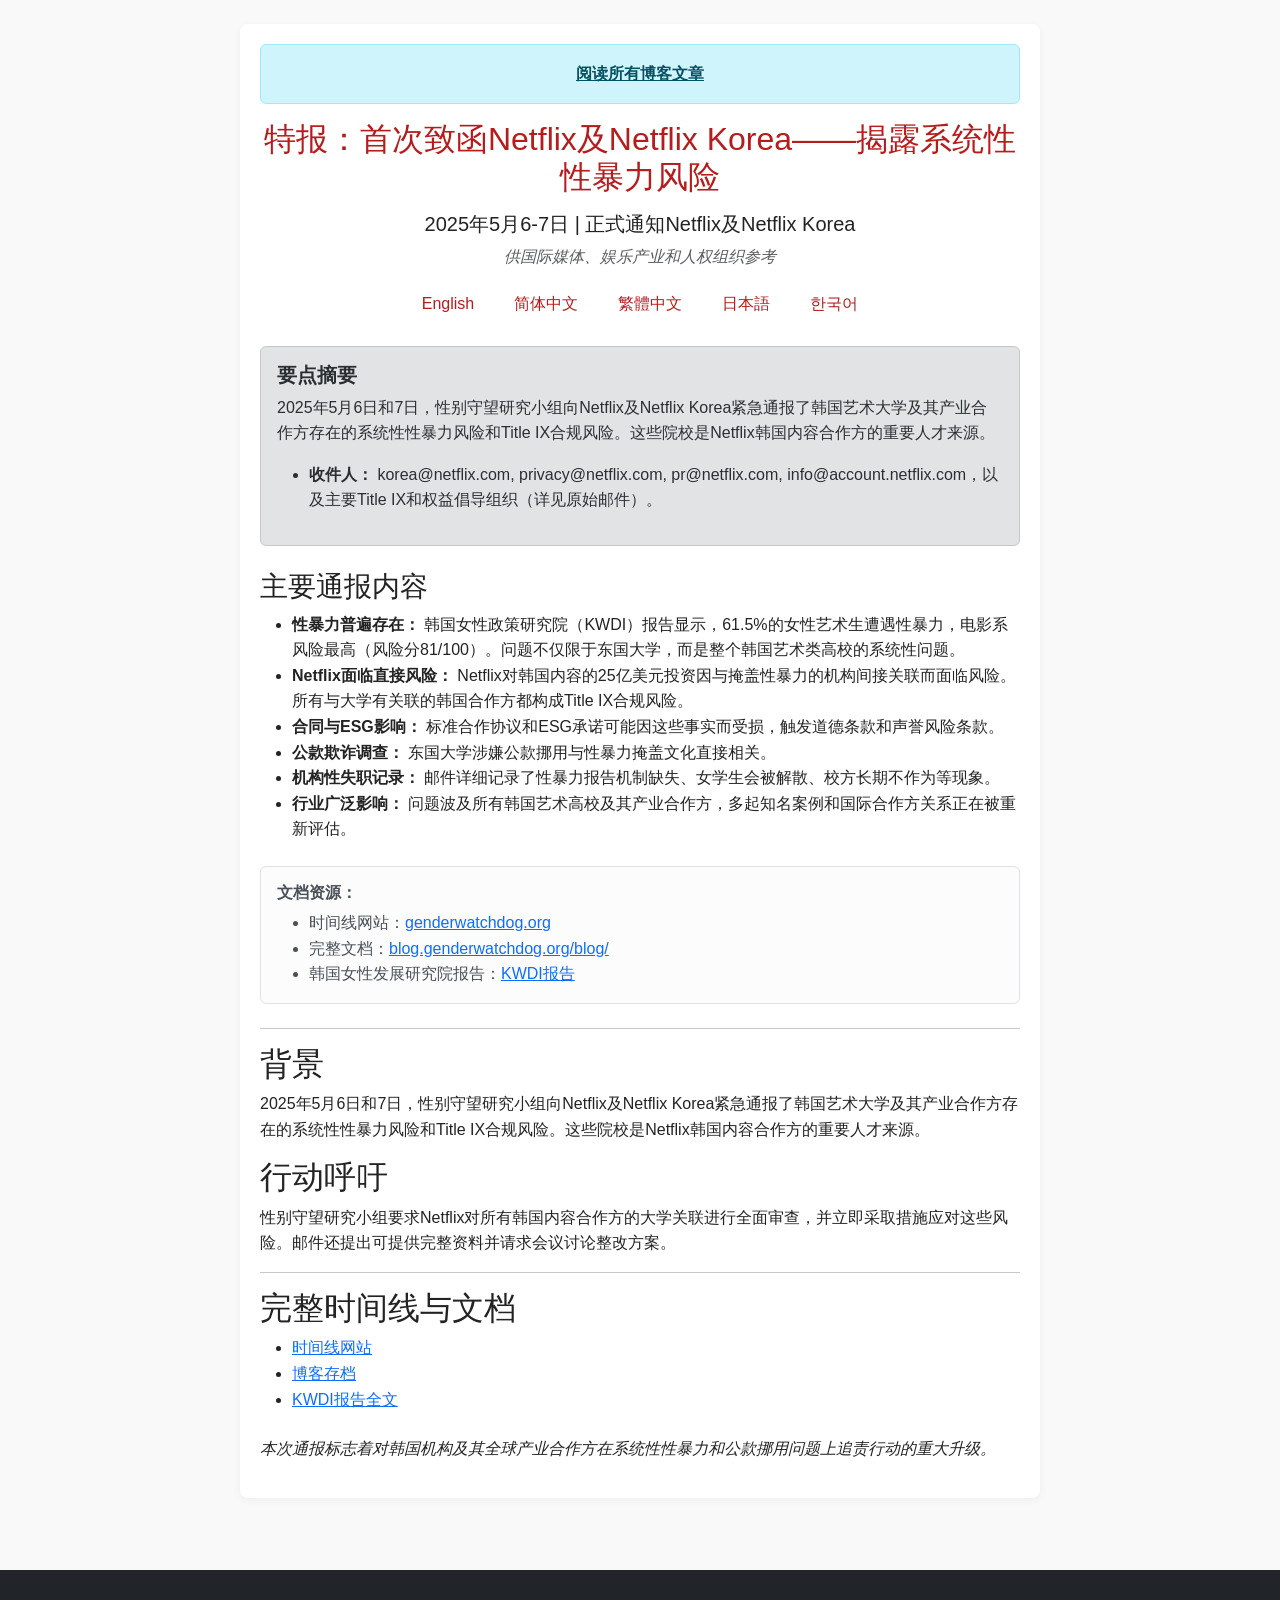
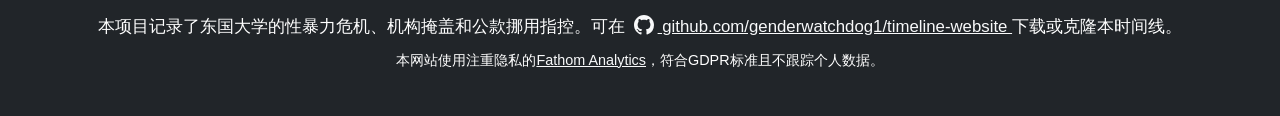
<file: blog_posts/zh_ch/05072025_netflix_outreach.html>
<!DOCTYPE html>
<html lang="zh-cn">
<head>
  <meta charset="UTF-8">
  <meta name="viewport" content="width=device-width, initial-scale=1.0">
  <title>特报：首次致函Netflix及Netflix Korea——揭露系统性性暴力风险</title>
  <meta name="description" content="首次正式致函Netflix及Netflix Korea，通报韩国电影学校及产业合作方的系统性性暴力风险。">
  <meta name="keywords" content="Netflix, 韩国, 性暴力, Title IX, 电影学校, 产业合作方, 东国大学, 公款, 机构责任">
  <meta property="og:title" content="特报：首次致函Netflix及Netflix Korea——揭露系统性性暴力风险">
  <meta property="og:description" content="首次正式致函Netflix及Netflix Korea，通报韩国电影学校及产业合作方的系统性性暴力风险。">
  <meta property="og:type" content="article">
  <!-- Fathom - beautiful, simple website analytics -->
  <script src="https://cdn.usefathom.com/script.js" data-site="OCSEXWRF" defer></script>
  <!-- / Fathom -->
  <!-- Favicon setup -->
  <link rel="icon" type="image/png" href="../../imgs/favicons/gender_watchdog_favicon_16x16.png" sizes="16x16">
  <link rel="icon" type="image/png" href="../../imgs/favicons/gender_watchdog_favicon_32x32.png" sizes="32x32">
  <link rel="icon" type="image/png" href="../../imgs/favicons/gender_watchdog_favicon_48x48.png" sizes="48x48">
  <link rel="icon" type="image/png" href="../../imgs/favicons/gender_watchdog_favicon_64x64.png" sizes="64x64">
  <link rel="icon" type="image/png" href="../../imgs/favicons/gender_watchdog_favicon_128x128.png" sizes="128x128">
  <link rel="apple-touch-icon" href="../../imgs/favicons/gender_watchdog_favicon_128x128.png">
  <!-- For IE -->
  <link rel="shortcut icon" href="../../imgs/favicons/gender_watchdog_favicon_32x32.png">
  <!-- Bootstrap CSS -->
  <link href="https://cdn.jsdelivr.net/npm/bootstrap@5.3.0/dist/css/bootstrap.min.css" rel="stylesheet">
  <link rel="stylesheet" href="../../css/timeline.css">
  <link rel="stylesheet" href="../../css/blog_posts.css">
</head>
<body>
  <!-- Main Content -->
  <div class="content">
    <div class="container py-4">
      <div class="article-body">
        <div class="alert alert-info text-center">
          <a href="https://blog.genderwatchdog.org/blog/" target="_blank" class="alert-link">阅读所有博客文章</a>
        </div>
        <h1 class="text-center">特报：首次致函Netflix及Netflix Korea——揭露系统性性暴力风险</h1>
        <h2 class="text-center h5 fw-normal">2025年5月6-7日 | 正式通知Netflix及Netflix Korea</h2>
        <p class="text-center text-muted"><em>供国际媒体、娱乐产业和人权组织参考</em></p>
        <div class="language-links mb-4">
          <a href="../../index.html" class="language-link">English</a>
          <a href="../../timeline_zh_cn.html" class="language-link active">简体中文</a>
          <a href="../../timeline_zh_tw.html" class="language-link">繁體中文</a>
          <a href="../../timeline_ja.html" class="language-link">日本語</a>
          <a href="../../timeline_ko.html" class="language-link">한국어</a>
        </div>
        <div class="alert alert-secondary my-4">
          <h3 class="h5 mb-2"><strong>要点摘要</strong></h3>
          <p>2025年5月6日和7日，性别守望研究小组向Netflix及Netflix Korea紧急通报了韩国艺术大学及其产业合作方存在的系统性性暴力风险和Title IX合规风险。这些院校是Netflix韩国内容合作方的重要人才来源。</p>
          <ul>
            <li><strong>收件人：</strong> korea@netflix.com, privacy@netflix.com, pr@netflix.com, info@account.netflix.com，以及主要Title IX和权益倡导组织（详见原始邮件）。</li>
          </ul>
        </div>
        <h3>主要通报内容</h3>
        <ul>
          <li><strong>性暴力普遍存在：</strong> 韩国女性政策研究院（KWDI）报告显示，61.5%的女性艺术生遭遇性暴力，电影系风险最高（风险分81/100）。问题不仅限于东国大学，而是整个韩国艺术类高校的系统性问题。</li>
          <li><strong>Netflix面临直接风险：</strong> Netflix对韩国内容的25亿美元投资因与掩盖性暴力的机构间接关联而面临风险。所有与大学有关联的韩国合作方都构成Title IX合规风险。</li>
          <li><strong>合同与ESG影响：</strong> 标准合作协议和ESG承诺可能因这些事实而受损，触发道德条款和声誉风险条款。</li>
          <li><strong>公款欺诈调查：</strong> 东国大学涉嫌公款挪用与性暴力掩盖文化直接相关。</li>
          <li><strong>机构性失职记录：</strong> 邮件详细记录了性暴力报告机制缺失、女学生会被解散、校方长期不作为等现象。</li>
          <li><strong>行业广泛影响：</strong> 问题波及所有韩国艺术高校及其产业合作方，多起知名案例和国际合作方关系正在被重新评估。</li>
        </ul>
        <div class="alert alert-light border my-4">
          <h4 class="h6 mb-2"><strong>文档资源：</strong></h4>
          <ul class="mb-0">
            <li>时间线网站：<a href="https://genderwatchdog.org/" target="_blank">genderwatchdog.org</a></li>
            <li>完整文档：<a href="https://blog.genderwatchdog.org/blog/" target="_blank">blog.genderwatchdog.org/blog/</a></li>
            <li>韩国女性发展研究院报告：<a href="https://drive.proton.me/urls/BAPF2DA400#4RGLR08iLFAJ" target="_blank">KWDI报告</a></li>
          </ul>
        </div>
        <hr>
        <h2>背景</h2>
        <p>2025年5月6日和7日，性别守望研究小组向Netflix及Netflix Korea紧急通报了韩国艺术大学及其产业合作方存在的系统性性暴力风险和Title IX合规风险。这些院校是Netflix韩国内容合作方的重要人才来源。</p>
        <h2>行动呼吁</h2>
        <p>性别守望研究小组要求Netflix对所有韩国内容合作方的大学关联进行全面审查，并立即采取措施应对这些风险。邮件还提出可提供完整资料并请求会议讨论整改方案。</p>
        <hr>
        <h2>完整时间线与文档</h2>
        <ul>
          <li><a href="https://genderwatchdog.org/" target="_blank">时间线网站</a></li>
          <li><a href="https://blog.genderwatchdog.org/blog/" target="_blank">博客存档</a></li>
          <li><a href="https://drive.proton.me/urls/BAPF2DA400#4RGLR08iLFAJ" target="_blank">KWDI报告全文</a></li>
        </ul>
        <p class="mt-4"><em>本次通报标志着对韩国机构及其全球产业合作方在系统性性暴力和公款挪用问题上追责行动的重大升级。</em></p>
      </div>
    </div>
  </div>
  <!-- Footer -->
  <footer class="bg-dark text-white py-4 mt-5">
    <div class="container text-center">
      <span style="font-size:1.05rem;">
        本项目记录了东国大学的性暴力危机、机构掩盖和公款挪用指控。可在
        <a href="https://github.com/genderwatchdog1/timeline-website" class="text-light ms-1" target="_blank" style="text-decoration:underline;">
          <svg xmlns="http://www.w3.org/2000/svg" width="20" height="20" fill="currentColor" class="bi bi-github mb-1 me-1" viewBox="0 0 16 16" style="vertical-align:middle;">
            <path d="M8 0C3.58 0 0 3.58 0 8c0 3.54 2.29 6.53 5.47 7.59.4.07.55-.17.55-.38 0-.19-.01-.82-.01-1.49-2.01.37-2.53-.49-2.69-.94-.09-.23-.48-.94-.82-1.13-.28-.15-.68-.52-.01-.53.63-.01 1.08.58 1.23.82.72 1.21 1.87.87 2.33.66.07-.52.28-.87.51-1.07-1.78-.2-3.64-.89-3.64-3.95 0-.87.31-1.59.82-2.15-.08-.2-.36-1.02.08-2.12 0 0 .67-.21 2.2.82.64-.18 1.32-.27 2-.27.68 0 1.36.09 2 .27 1.53-1.04 2.2-.82 2.2-.82.44 1.1.16 1.92.08 2.12.51.56.82 1.27.82 2.15 0 3.07-1.87 3.75-3.65 3.95.29.25.54.73.54 1.48 0 1.07-.01 1.93-.01 2.2 0 .21.15.46.55.38A8.012 8.012 0 0 0 16 8c0-4.42-3.58-8-8-8z"/>
          </svg>
          github.com/genderwatchdog1/timeline-website
        </a> 下载或克隆本时间线。
      </span>
      <p class="mt-2 mb-0" style="font-size:0.9rem;">
        本网站使用注重隐私的<a href="https://usefathom.com/ref/UKSUATNV" class="text-light" style="text-decoration:underline;" target="_blank">Fathom Analytics</a>，符合GDPR标准且不跟踪个人数据。
      </p>
    </div>
  </footer>
  <!-- Bootstrap JS Bundle with Popper -->
  <script src="https://cdn.jsdelivr.net/npm/bootstrap@5.3.0/dist/js/bootstrap.bundle.min.js"></script>
  <script src="../../js/timeline.js"></script>
  <script src="../../js/blog_posts.js"></script>
</body>
</html>
</file>
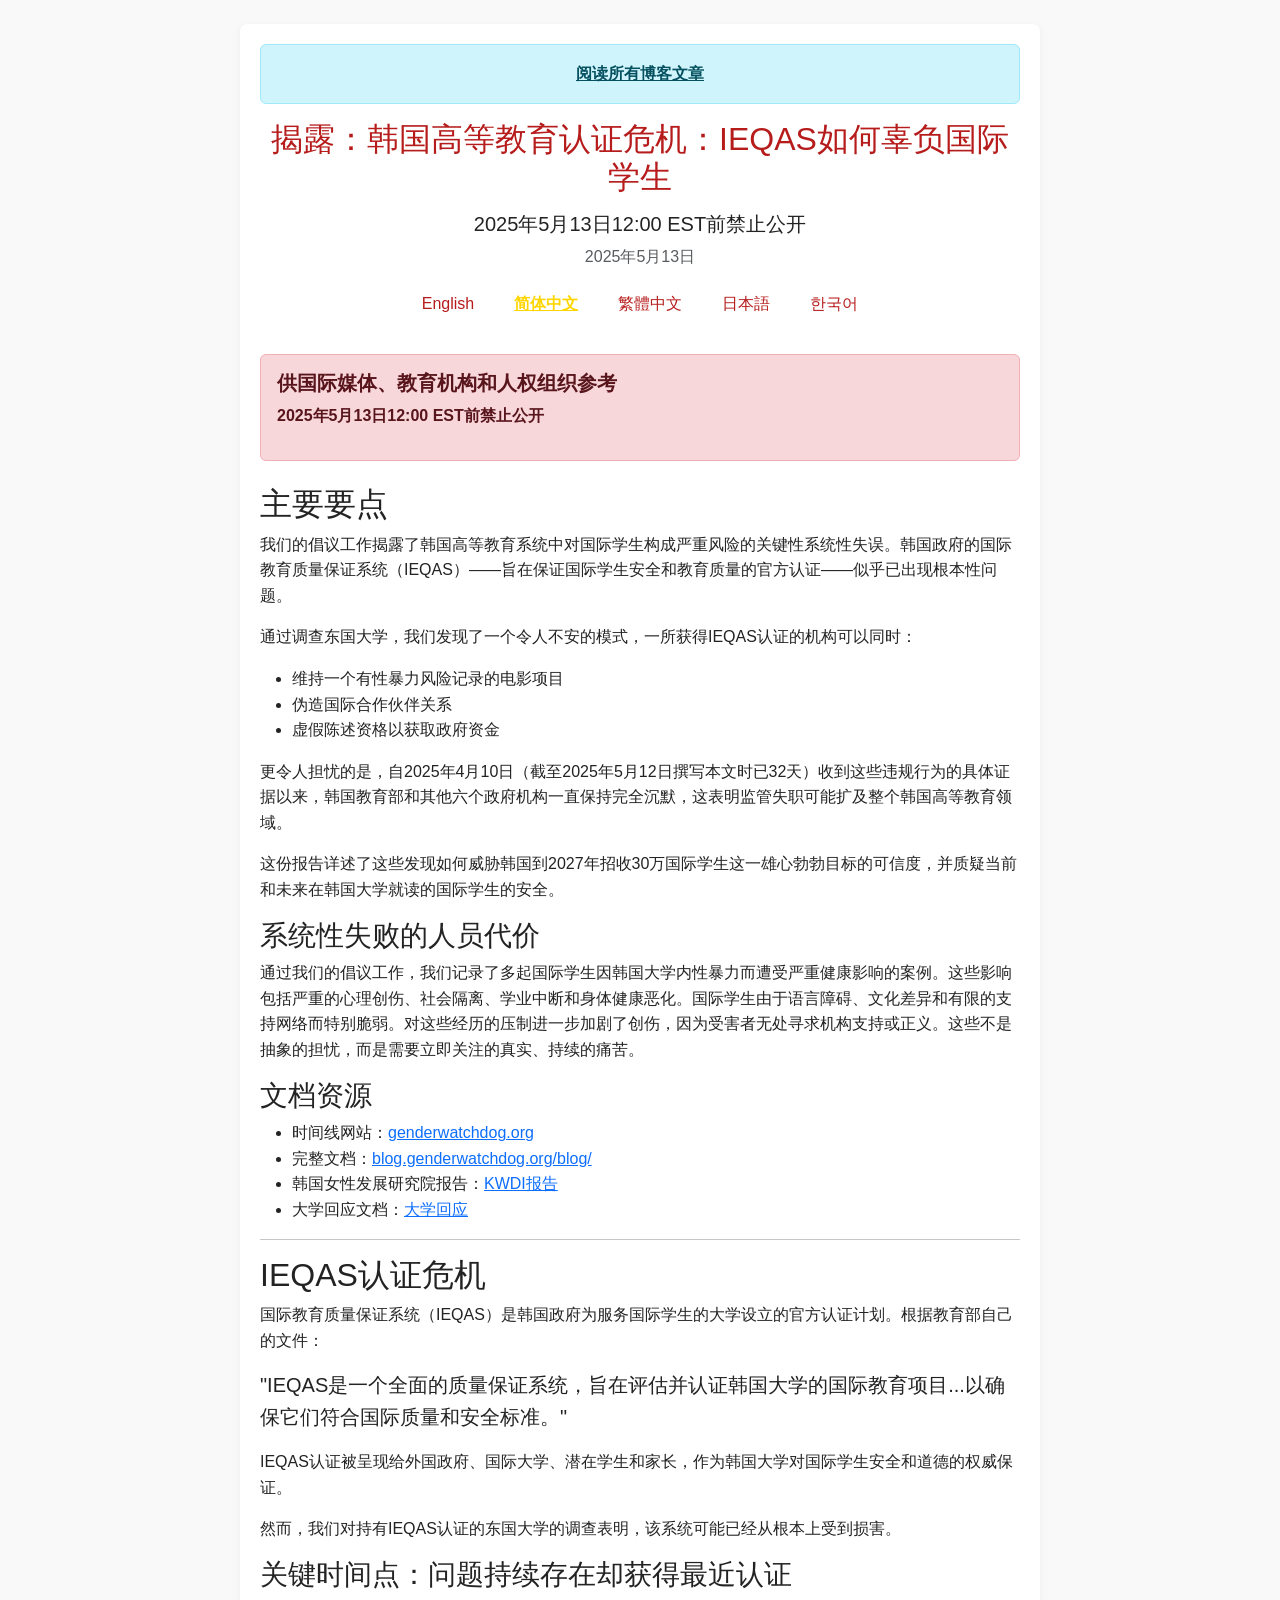
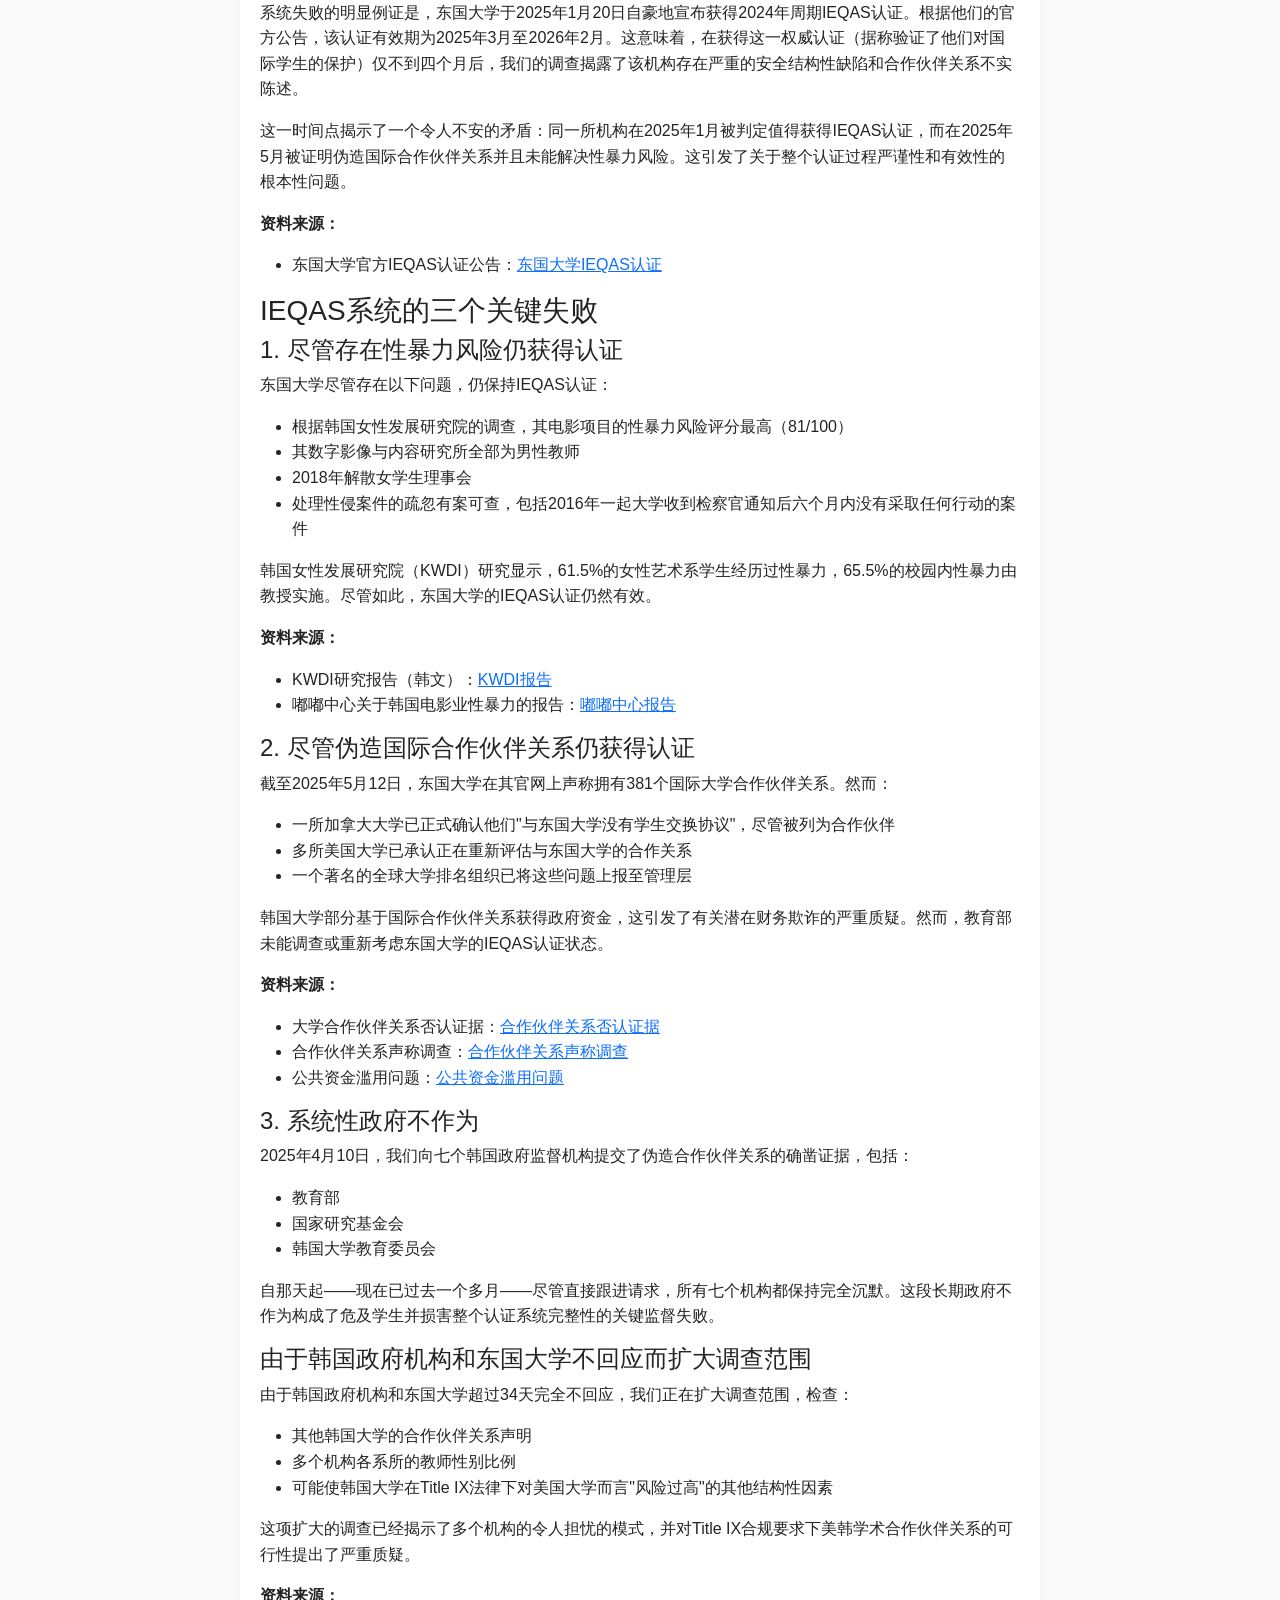
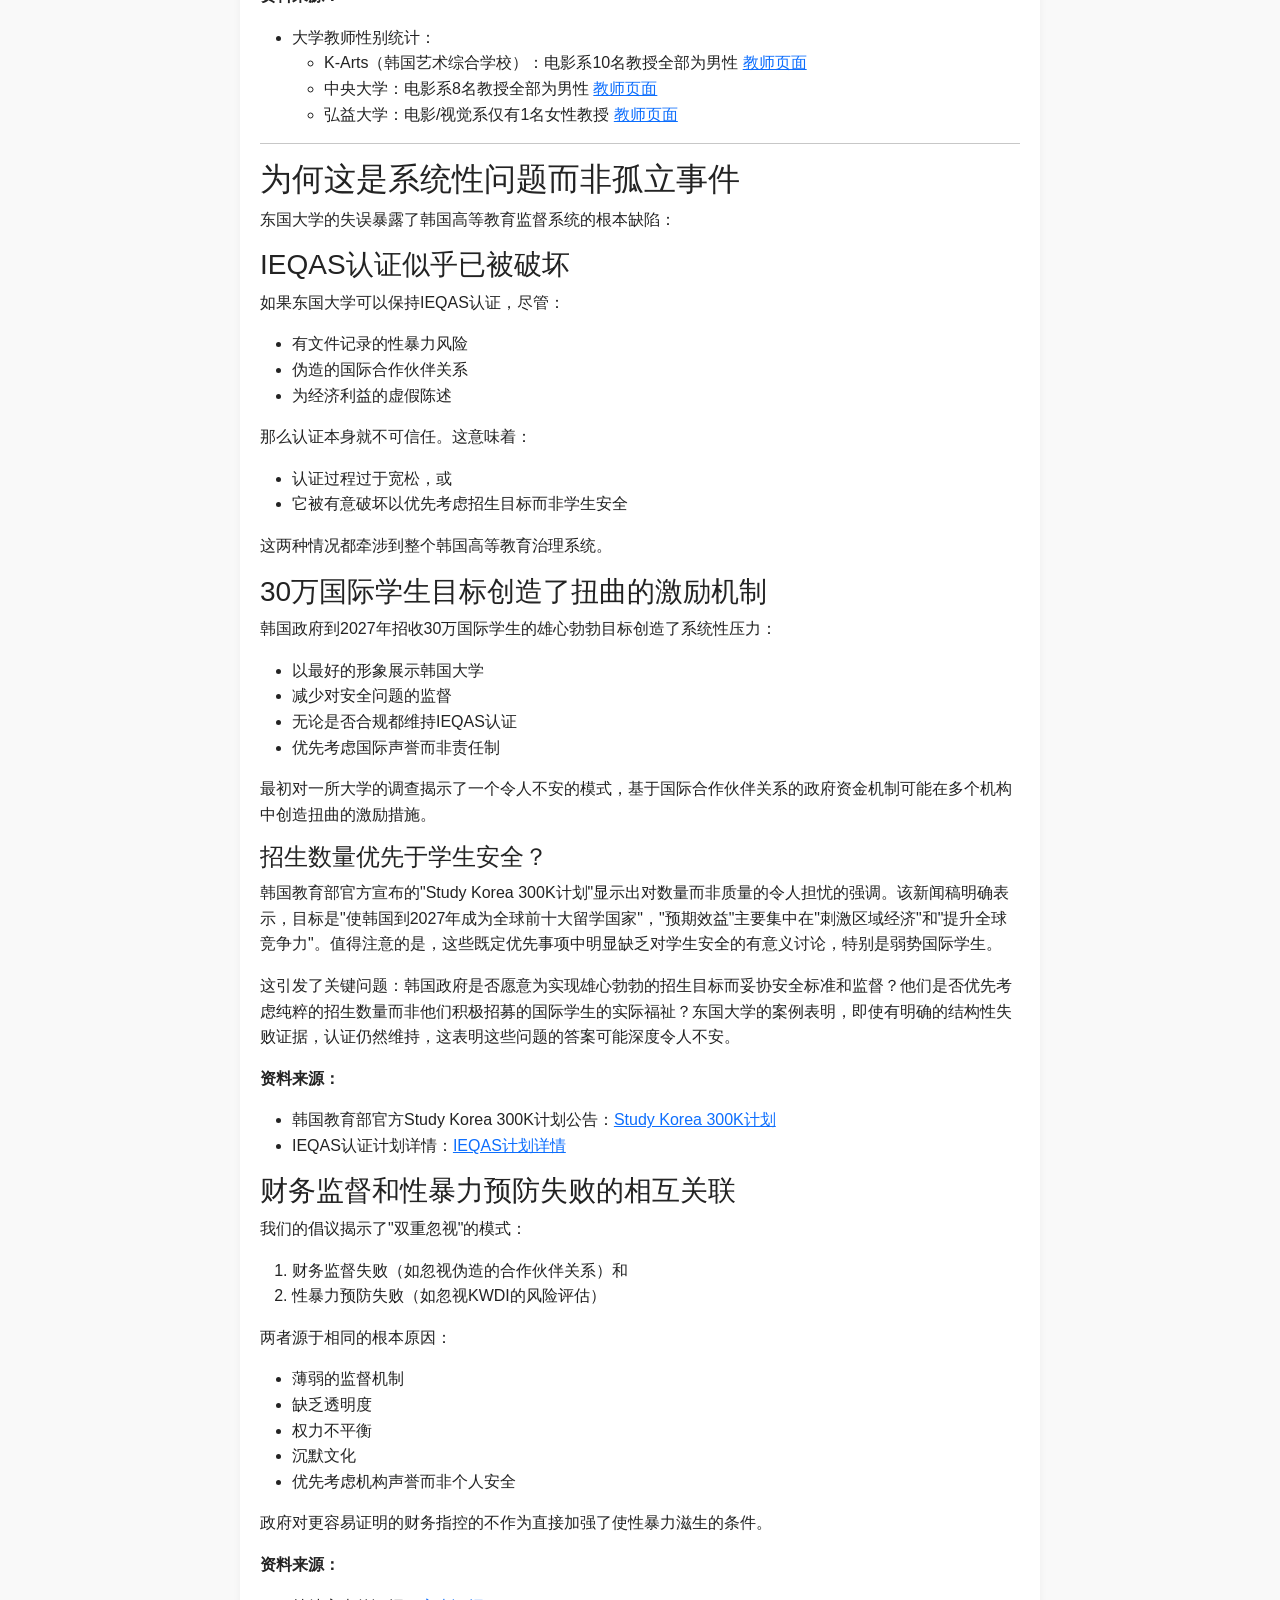
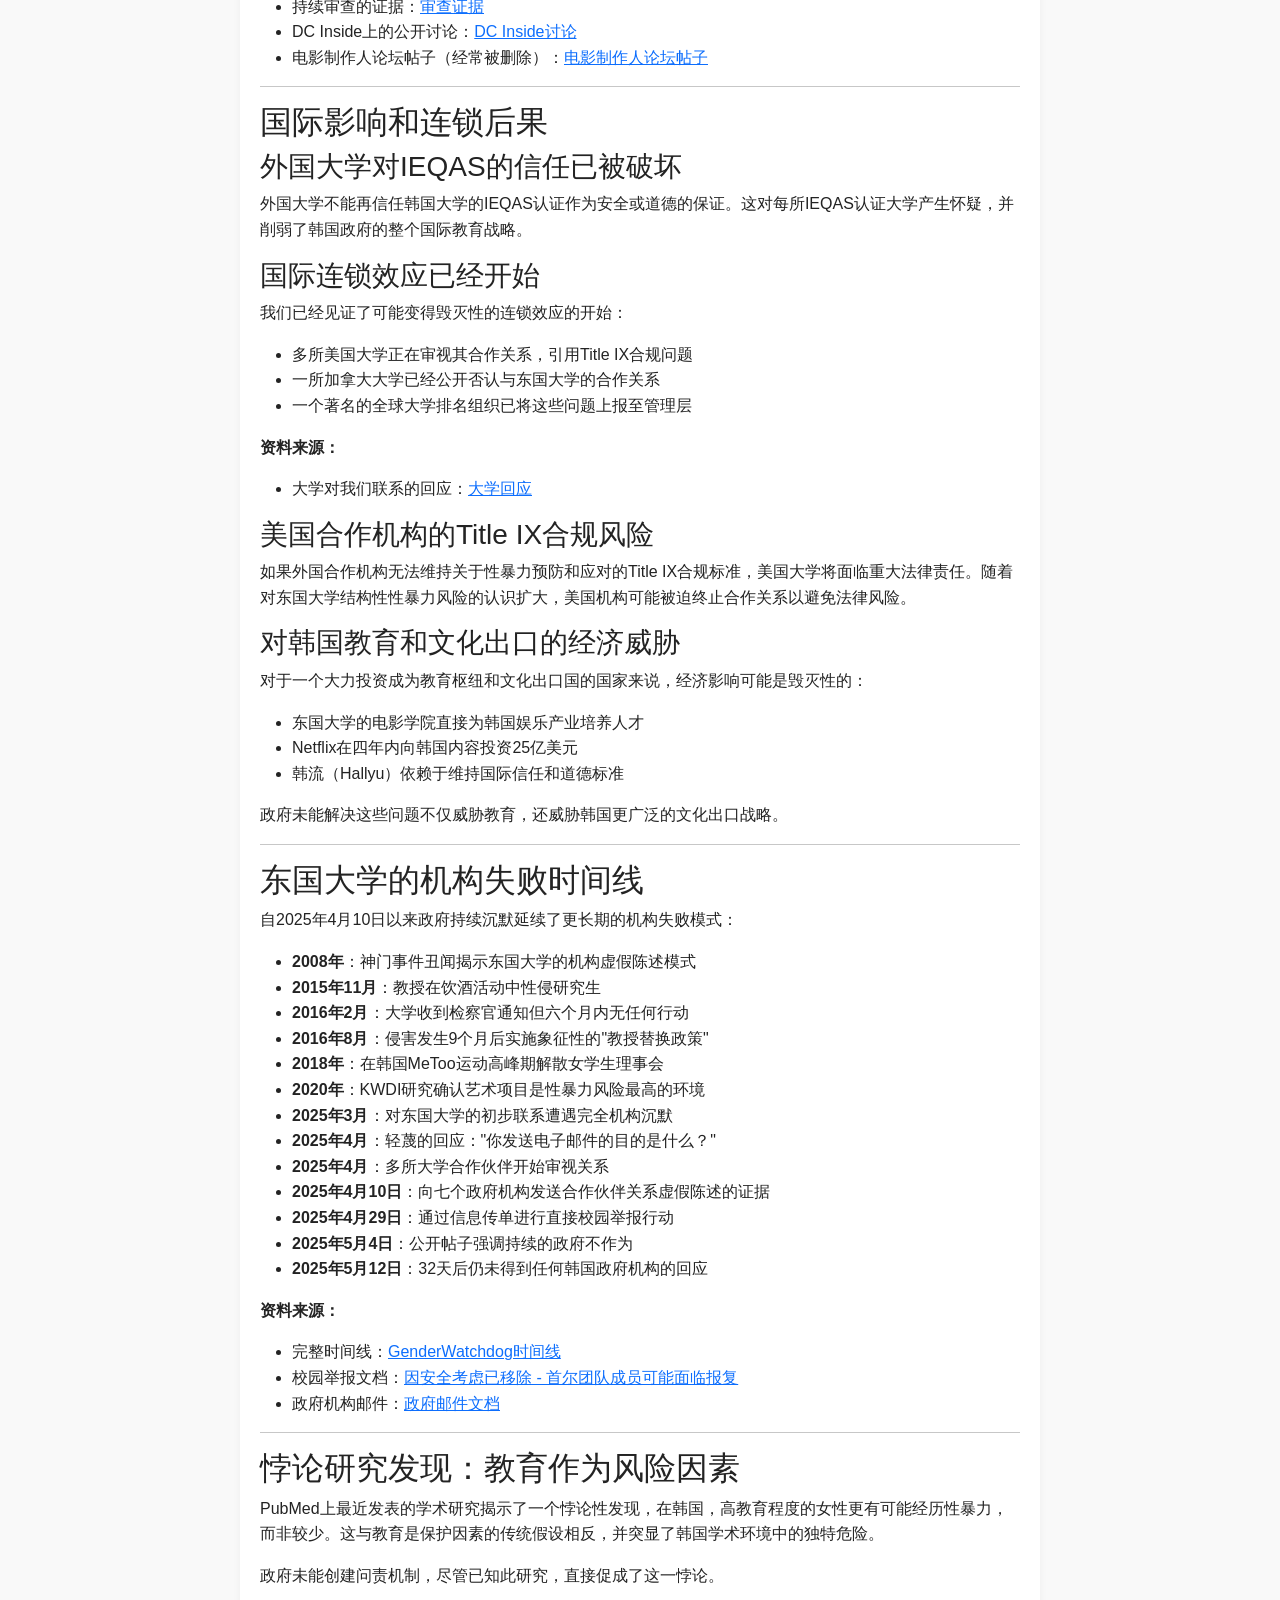
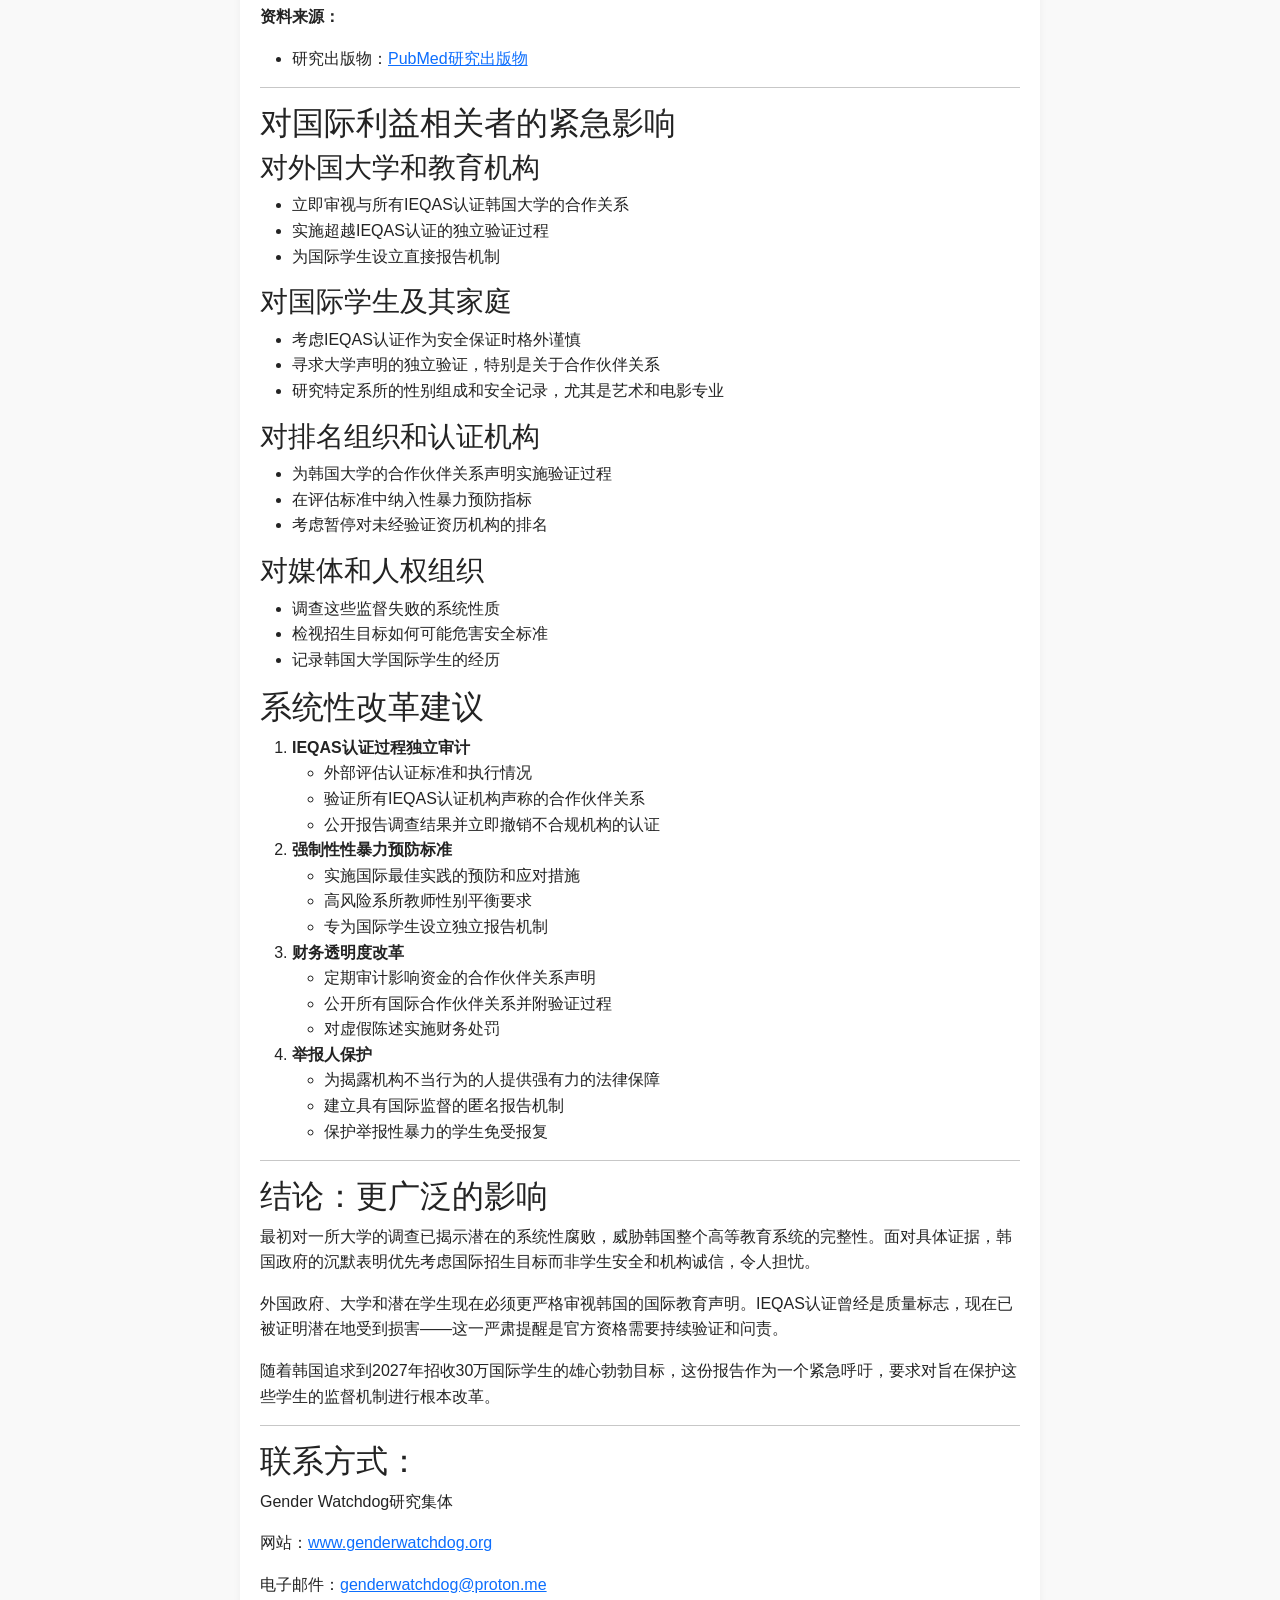
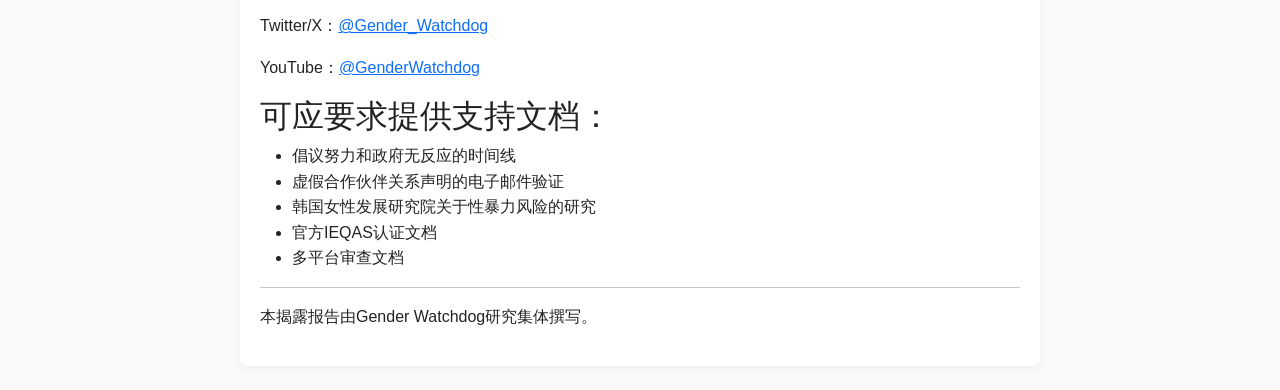
<file: blog_posts/zh_ch/05152025_zh_ch_horizontal_ieqas.html>
<!DOCTYPE html>
<html lang="zh-cn">
<head>
  <meta charset="UTF-8">
  <meta name="viewport" content="width=device-width, initial-scale=1.0">
  <title>揭露：韩国高等教育认证危机：IEQAS如何辜负国际学生</title>
  <meta name="description" content="调查发现韩国的高等教育认证系统（IEQAS）正在危害国际学生">
  <meta name="keywords" content="东国大学, 性暴力, 高等教育, IEQAS, 国际学生安全">
  <meta property="og:title" content="揭露：韩国高等教育认证危机：IEQAS如何辜负国际学生">
  <meta property="og:description" content="调查发现韩国的高等教育认证系统（IEQAS）正在危害国际学生">
  <meta property="og:type" content="article">
  
  <!-- Fathom - beautiful, simple website analytics -->
  <script src="https://cdn.usefathom.com/script.js" data-site="OCSEXWRF" defer></script>
  <!-- / Fathom -->
  
  <!-- Favicon setup -->
  <link rel="icon" type="image/png" href="../../imgs/favicons/gender_watchdog_favicon_16x16.png" sizes="16x16">
  <link rel="icon" type="image/png" href="../../imgs/favicons/gender_watchdog_favicon_32x32.png" sizes="32x32">
  <link rel="icon" type="image/png" href="../../imgs/favicons/gender_watchdog_favicon_48x48.png" sizes="48x48">
  <link rel="icon" type="image/png" href="../../imgs/favicons/gender_watchdog_favicon_64x64.png" sizes="64x64">
  <link rel="icon" type="image/png" href="../../imgs/favicons/gender_watchdog_favicon_128x128.png" sizes="128x128">
  <link rel="apple-touch-icon" href="../../imgs/favicons/gender_watchdog_favicon_128x128.png">
  <!-- For IE -->
  <link rel="shortcut icon" href="../../imgs/favicons/gender_watchdog_favicon_32x32.png">
  
  <!-- Bootstrap CSS -->
  <link href="https://cdn.jsdelivr.net/npm/bootstrap@5.3.0/dist/css/bootstrap.min.css" rel="stylesheet">
  <link rel="stylesheet" href="../../css/timeline.css">
  <link rel="stylesheet" href="../../css/blog_posts.css">
</head>
<body>
  <!-- Main Content -->
  <div class="content">
    <div class="container py-4">
      <div class="article-body">
        <div class="alert alert-info text-center">
          <a href="https://blog.genderwatchdog.org/blog/" target="_blank" class="alert-link">阅读所有博客文章</a>
        </div>
        
        <h1 class="text-center">揭露：韩国高等教育认证危机：IEQAS如何辜负国际学生</h1>
        <h2 class="text-center h5 fw-normal">2025年5月13日12:00 EST前禁止公开</h2>
        <p class="text-center text-muted">2025年5月13日</p>
        
        <div class="language-links">
          <a href="../../index.html" class="language-link">English</a>
          <a href="../../timeline_zh_cn.html" class="language-link active">简体中文</a>
          <a href="../../timeline_zh_tw.html" class="language-link">繁體中文</a>
          <a href="../../timeline_ja.html" class="language-link">日本語</a>
          <a href="../../timeline_ko.html" class="language-link">한국어</a>
        </div>

        <div class="alert alert-danger my-4">
          <h3 class="h5 mb-2"><strong>供国际媒体、教育机构和人权组织参考</strong></h3>
          <p><strong>2025年5月13日12:00 EST前禁止公开</strong></p>
        </div>

        <h2>主要要点</h2>

        <p>我们的倡议工作揭露了韩国高等教育系统中对国际学生构成严重风险的关键性系统性失误。韩国政府的国际教育质量保证系统（IEQAS）——旨在保证国际学生安全和教育质量的官方认证——似乎已出现根本性问题。</p>

        <p>通过调查东国大学，我们发现了一个令人不安的模式，一所获得IEQAS认证的机构可以同时：</p>
        <ul>
          <li>维持一个有性暴力风险记录的电影项目</li>
          <li>伪造国际合作伙伴关系</li>
          <li>虚假陈述资格以获取政府资金</li>
        </ul>

        <p>更令人担忧的是，自2025年4月10日（截至2025年5月12日撰写本文时已32天）收到这些违规行为的具体证据以来，韩国教育部和其他六个政府机构一直保持完全沉默，这表明监管失职可能扩及整个韩国高等教育领域。</p>

        <p>这份报告详述了这些发现如何威胁韩国到2027年招收30万国际学生这一雄心勃勃目标的可信度，并质疑当前和未来在韩国大学就读的国际学生的安全。</p>

        <h3>系统性失败的人员代价</h3>

        <p>通过我们的倡议工作，我们记录了多起国际学生因韩国大学内性暴力而遭受严重健康影响的案例。这些影响包括严重的心理创伤、社会隔离、学业中断和身体健康恶化。国际学生由于语言障碍、文化差异和有限的支持网络而特别脆弱。对这些经历的压制进一步加剧了创伤，因为受害者无处寻求机构支持或正义。这些不是抽象的担忧，而是需要立即关注的真实、持续的痛苦。</p>

        <h3>文档资源</h3>
        <ul>
          <li>时间线网站：<a href="https://genderwatchdog.org/">genderwatchdog.org</a></li>
          <li>完整文档：<a href="https://blog.genderwatchdog.org/blog/">blog.genderwatchdog.org/blog/</a></li>
          <li>韩国女性发展研究院报告：<a href="https://drive.proton.me/urls/BAPF2DA400#4RGLR08iLFAJ">KWDI报告</a></li>
          <li>大学回应文档：<a href="https://drive.proton.me/urls/95J0T3K37R#RBCO657BAC6a">大学回应</a></li>
        </ul>

        <hr>

        <h2>IEQAS认证危机</h2>

        <p>国际教育质量保证系统（IEQAS）是韩国政府为服务国际学生的大学设立的官方认证计划。根据教育部自己的文件：</p>

        <blockquote class="blockquote">
          <p>"IEQAS是一个全面的质量保证系统，旨在评估并认证韩国大学的国际教育项目...以确保它们符合国际质量和安全标准。"</p>
        </blockquote>

        <p>IEQAS认证被呈现给外国政府、国际大学、潜在学生和家长，作为韩国大学对国际学生安全和道德的权威保证。</p>

        <p>然而，我们对持有IEQAS认证的东国大学的调查表明，该系统可能已经从根本上受到损害。</p>
        
        <h3>关键时间点：问题持续存在却获得最近认证</h3>

        <p>系统失败的明显例证是，东国大学于2025年1月20日自豪地宣布获得2024年周期IEQAS认证。根据他们的官方公告，该认证有效期为2025年3月至2026年2月。这意味着，在获得这一权威认证（据称验证了他们对国际学生的保护）仅不到四个月后，我们的调查揭露了该机构存在严重的安全结构性缺陷和合作伙伴关系不实陈述。</p>

        <p>这一时间点揭示了一个令人不安的矛盾：同一所机构在2025年1月被判定值得获得IEQAS认证，而在2025年5月被证明伪造国际合作伙伴关系并且未能解决性暴力风险。这引发了关于整个认证过程严谨性和有效性的根本性问题。</p>

        <p><strong>资料来源：</strong></p>
        <ul>
          <li>东国大学官方IEQAS认证公告：<a href="https://wise.dongguk.ac.kr/eng/article/engnews/detail/513983">东国大学IEQAS认证</a></li>
        </ul>

        <h3>IEQAS系统的三个关键失败</h3>

        <h4>1. 尽管存在性暴力风险仍获得认证</h4>

        <p>东国大学尽管存在以下问题，仍保持IEQAS认证：</p>
        <ul>
          <li>根据韩国女性发展研究院的调查，其电影项目的性暴力风险评分最高（81/100）</li>
          <li>其数字影像与内容研究所全部为男性教师</li>
          <li>2018年解散女学生理事会</li>
          <li>处理性侵案件的疏忽有案可查，包括2016年一起大学收到检察官通知后六个月内没有采取任何行动的案件</li>
        </ul>

        <p>韩国女性发展研究院（KWDI）研究显示，61.5%的女性艺术系学生经历过性暴力，65.5%的校园内性暴力由教授实施。尽管如此，东国大学的IEQAS认证仍然有效。</p>

        <p><strong>资料来源：</strong></p>
        <ul>
          <li>KWDI研究报告（韩文）：<a href="https://drive.proton.me/urls/BAPF2DA400#4RGLR08iLFAJ">KWDI报告</a></li>
          <li>嘟嘟中心关于韩国电影业性暴力的报告：<a href="https://drive.proton.me/urls/GXRANHYYJC#fz0SipRRWdaF">嘟嘟中心报告</a></li>
        </ul>

        <h4>2. 尽管伪造国际合作伙伴关系仍获得认证</h4>

        <p>截至2025年5月12日，东国大学在其官网上声称拥有381个国际大学合作伙伴关系。然而：</p>
        <ul>
          <li>一所加拿大大学已正式确认他们"与东国大学没有学生交换协议"，尽管被列为合作伙伴</li>
          <li>多所美国大学已承认正在重新评估与东国大学的合作关系</li>
          <li>一个著名的全球大学排名组织已将这些问题上报至管理层</li>
        </ul>

        <p>韩国大学部分基于国际合作伙伴关系获得政府资金，这引发了有关潜在财务欺诈的严重质疑。然而，教育部未能调查或重新考虑东国大学的IEQAS认证状态。</p>

        <p><strong>资料来源：</strong></p>
        <ul>
          <li>大学合作伙伴关系否认证据：<a href="https://drive.proton.me/urls/95J0T3K37R#RBCO657BAC6a">合作伙伴关系否认证据</a></li>
          <li>合作伙伴关系声称调查：<a href="https://x.com/Gender_Watchdog/status/1918075028106867030">合作伙伴关系声称调查</a></li>
          <li>公共资金滥用问题：<a href="https://x.com/Gender_Watchdog/status/1918201577363652788">公共资金滥用问题</a></li>
        </ul>

        <h4>3. 系统性政府不作为</h4>

        <p>2025年4月10日，我们向七个韩国政府监督机构提交了伪造合作伙伴关系的确凿证据，包括：</p>
        <ul>
          <li>教育部</li>
          <li>国家研究基金会</li>
          <li>韩国大学教育委员会</li>
        </ul>

        <p>自那天起——现在已过去一个多月——尽管直接跟进请求，所有七个机构都保持完全沉默。这段长期政府不作为构成了危及学生并损害整个认证系统完整性的关键监督失败。</p>

        <h4>由于韩国政府机构和东国大学不回应而扩大调查范围</h4>

        <p>由于韩国政府机构和东国大学超过34天完全不回应，我们正在扩大调查范围，检查：</p>
        <ul>
          <li>其他韩国大学的合作伙伴关系声明</li>
          <li>多个机构各系所的教师性别比例</li>
          <li>可能使韩国大学在Title IX法律下对美国大学而言"风险过高"的其他结构性因素</li>
        </ul>

        <p>这项扩大的调查已经揭示了多个机构的令人担忧的模式，并对Title IX合规要求下美韩学术合作伙伴关系的可行性提出了严重质疑。</p>

        <p><strong>资料来源：</strong></p>
        <ul>
          <li>大学教师性别统计：
            <ul>
              <li>K-Arts（韩国艺术综合学校）：电影系10名教授全部为男性 <a href="https://web.archive.org/web/20250511225518/https://www.karts.ac.kr/en/schools/faclty_view.do?PR_CODE=0301">教师页面</a></li>
              <li>中央大学：电影系8名教授全部为男性 <a href="https://archive.md/zTxUx">教师页面</a></li>
              <li>弘益大学：电影/视觉系仅有1名女性教授 <a href="https://web.archive.org/web/20250511230116/https://www.hongik.ac.kr/en/academics/intro-faculty-detail.do?mode=view&deptCd=BAC170&depth=2">教师页面</a></li>
            </ul>
          </li>
        </ul>

        <hr>

        <h2>为何这是系统性问题而非孤立事件</h2>

        <p>东国大学的失误暴露了韩国高等教育监督系统的根本缺陷：</p>

        <h3>IEQAS认证似乎已被破坏</h3>

        <p>如果东国大学可以保持IEQAS认证，尽管：</p>
        <ul>
          <li>有文件记录的性暴力风险</li>
          <li>伪造的国际合作伙伴关系</li>
          <li>为经济利益的虚假陈述</li>
        </ul>

        <p>那么认证本身就不可信任。这意味着：</p>
        <ul>
          <li>认证过程过于宽松，或</li>
          <li>它被有意破坏以优先考虑招生目标而非学生安全</li>
        </ul>

        <p>这两种情况都牵涉到整个韩国高等教育治理系统。</p>

        <h3>30万国际学生目标创造了扭曲的激励机制</h3>

        <p>韩国政府到2027年招收30万国际学生的雄心勃勃目标创造了系统性压力：</p>
        <ul>
          <li>以最好的形象展示韩国大学</li>
          <li>减少对安全问题的监督</li>
          <li>无论是否合规都维持IEQAS认证</li>
          <li>优先考虑国际声誉而非责任制</li>
        </ul>

        <p>最初对一所大学的调查揭示了一个令人不安的模式，基于国际合作伙伴关系的政府资金机制可能在多个机构中创造扭曲的激励措施。</p>

        <h4>招生数量优先于学生安全？</h4>

        <p>韩国教育部官方宣布的"Study Korea 300K计划"显示出对数量而非质量的令人担忧的强调。该新闻稿明确表示，目标是"使韩国到2027年成为全球前十大留学国家"，"预期效益"主要集中在"刺激区域经济"和"提升全球竞争力"。值得注意的是，这些既定优先事项中明显缺乏对学生安全的有意义讨论，特别是弱势国际学生。</p>

        <p>这引发了关键问题：韩国政府是否愿意为实现雄心勃勃的招生目标而妥协安全标准和监督？他们是否优先考虑纯粹的招生数量而非他们积极招募的国际学生的实际福祉？东国大学的案例表明，即使有明确的结构性失败证据，认证仍然维持，这表明这些问题的答案可能深度令人不安。</p>

        <p><strong>资料来源：</strong></p>
        <ul>
          <li>韩国教育部官方Study Korea 300K计划公告：<a href="https://english.moe.go.kr/boardCnts/viewRenewal.do?boardID=265&boardSeq=96185&lev=0&searchType=null&statusYN=W&page=1&s=english&m=0201&opType=N">Study Korea 300K计划</a></li>
          <li>IEQAS认证计划详情：<a href="https://english.moe.go.kr/boardCnts/view.do?boardID=265&boardSeq=33134&lev=0&searchType=S&statusYN=C&page=7&s=english&m=03">IEQAS计划详情</a></li>
        </ul>

        <h3>财务监督和性暴力预防失败的相互关联</h3>

        <p>我们的倡议揭示了"双重忽视"的模式：</p>
        <ol>
          <li>财务监督失败（如忽视伪造的合作伙伴关系）和</li>
          <li>性暴力预防失败（如忽视KWDI的风险评估）</li>
        </ol>

        <p>两者源于相同的根本原因：</p>
        <ul>
          <li>薄弱的监督机制</li>
          <li>缺乏透明度</li>
          <li>权力不平衡</li>
          <li>沉默文化</li>
          <li>优先考虑机构声誉而非个人安全</li>
        </ul>

        <p>政府对更容易证明的财务指控的不作为直接加强了使性暴力滋生的条件。</p>

        <p><strong>资料来源：</strong></p>
        <ul>
          <li>持续审查的证据：<a href="https://drive.proton.me/urls/972052ZHVC#5q9KYH6Q8KC1">审查证据</a></li>
          <li>DC Inside上的公开讨论：<a href="https://gall.dcinside.com/board/view/?id=dongguk&no=128215&page=1">DC Inside讨论</a></li>
          <li>电影制作人论坛帖子（经常被删除）：<a href="https://www.filmmakers.co.kr/board/25267720">电影制作人论坛帖子</a></li>
        </ul>

        <hr>

        <h2>国际影响和连锁后果</h2>

        <h3>外国大学对IEQAS的信任已被破坏</h3>

        <p>外国大学不能再信任韩国大学的IEQAS认证作为安全或道德的保证。这对每所IEQAS认证大学产生怀疑，并削弱了韩国政府的整个国际教育战略。</p>

        <h3>国际连锁效应已经开始</h3>

        <p>我们已经见证了可能变得毁灭性的连锁效应的开始：</p>
        <ul>
          <li>多所美国大学正在审视其合作关系，引用Title IX合规问题</li>
          <li>一所加拿大大学已经公开否认与东国大学的合作关系</li>
          <li>一个著名的全球大学排名组织已将这些问题上报至管理层</li>
        </ul>

        <p><strong>资料来源：</strong></p>
        <ul>
          <li>大学对我们联系的回应：<a href="https://drive.proton.me/urls/95J0T3K37R#RBCO657BAC6a">大学回应</a></li>
        </ul>

        <h3>美国合作机构的Title IX合规风险</h3>

        <p>如果外国合作机构无法维持关于性暴力预防和应对的Title IX合规标准，美国大学将面临重大法律责任。随着对东国大学结构性性暴力风险的认识扩大，美国机构可能被迫终止合作关系以避免法律风险。</p>

        <h3>对韩国教育和文化出口的经济威胁</h3>

        <p>对于一个大力投资成为教育枢纽和文化出口国的国家来说，经济影响可能是毁灭性的：</p>
        <ul>
          <li>东国大学的电影学院直接为韩国娱乐产业培养人才</li>
          <li>Netflix在四年内向韩国内容投资25亿美元</li>
          <li>韩流（Hallyu）依赖于维持国际信任和道德标准</li>
        </ul>

        <p>政府未能解决这些问题不仅威胁教育，还威胁韩国更广泛的文化出口战略。</p>

        <hr>

        <h2>东国大学的机构失败时间线</h2>

        <p>自2025年4月10日以来政府持续沉默延续了更长期的机构失败模式：</p>
        <ul>
          <li><strong>2008年</strong>：神门事件丑闻揭示东国大学的机构虚假陈述模式</li>
          <li><strong>2015年11月</strong>：教授在饮酒活动中性侵研究生</li>
          <li><strong>2016年2月</strong>：大学收到检察官通知但六个月内无任何行动</li>
          <li><strong>2016年8月</strong>：侵害发生9个月后实施象征性的"教授替换政策"</li>
          <li><strong>2018年</strong>：在韩国MeToo运动高峰期解散女学生理事会</li>
          <li><strong>2020年</strong>：KWDI研究确认艺术项目是性暴力风险最高的环境</li>
          <li><strong>2025年3月</strong>：对东国大学的初步联系遭遇完全机构沉默</li>
          <li><strong>2025年4月</strong>：轻蔑的回应："你发送电子邮件的目的是什么？"</li>
          <li><strong>2025年4月</strong>：多所大学合作伙伴开始审视关系</li>
          <li><strong>2025年4月10日</strong>：向七个政府机构发送合作伙伴关系虚假陈述的证据</li>
          <li><strong>2025年4月29日</strong>：通过信息传单进行直接校园举报行动</li>
          <li><strong>2025年5月4日</strong>：公开帖子强调持续的政府不作为</li>
          <li><strong>2025年5月12日</strong>：32天后仍未得到任何韩国政府机构的回应</li>
        </ul>

        <p><strong>资料来源：</strong></p>
        <ul>
          <li>完整时间线：<a href="https://genderwatchdog.org/">GenderWatchdog时间线</a></li>
          <li>校园举报文档：<a href="#">因安全考虑已移除 - 首尔团队成员可能面临报复</a></li>
          <li>政府机构邮件：<a href="https://x.com/Gender_Watchdog/status/1918865547728736340">政府邮件文档</a></li>
        </ul>

        <hr>

        <h2>悖论研究发现：教育作为风险因素</h2>

        <p>PubMed上最近发表的学术研究揭示了一个悖论性发现，在韩国，高教育程度的女性更有可能经历性暴力，而非较少。这与教育是保护因素的传统假设相反，并突显了韩国学术环境中的独特危险。</p>

        <p>政府未能创建问责机制，尽管已知此研究，直接促成了这一悖论。</p>

        <p><strong>资料来源：</strong></p>
        <ul>
          <li>研究出版物：<a href="https://pubmed.ncbi.nlm.nih.gov/37788354/">PubMed研究出版物</a></li>
        </ul>

        <hr>

        <h2>对国际利益相关者的紧急影响</h2>

        <h3>对外国大学和教育机构</h3>
        <ul>
          <li>立即审视与所有IEQAS认证韩国大学的合作关系</li>
          <li>实施超越IEQAS认证的独立验证过程</li>
          <li>为国际学生设立直接报告机制</li>
        </ul>

        <h3>对国际学生及其家庭</h3>
        <ul>
          <li>考虑IEQAS认证作为安全保证时格外谨慎</li>
          <li>寻求大学声明的独立验证，特别是关于合作伙伴关系</li>
          <li>研究特定系所的性别组成和安全记录，尤其是艺术和电影专业</li>
        </ul>

        <h3>对排名组织和认证机构</h3>
        <ul>
          <li>为韩国大学的合作伙伴关系声明实施验证过程</li>
          <li>在评估标准中纳入性暴力预防指标</li>
          <li>考虑暂停对未经验证资历机构的排名</li>
        </ul>

        <h3>对媒体和人权组织</h3>
        <ul>
          <li>调查这些监督失败的系统性质</li>
          <li>检视招生目标如何可能危害安全标准</li>
          <li>记录韩国大学国际学生的经历</li>
        </ul>

        <h2>系统性改革建议</h2>

        <ol>
          <li>
            <strong>IEQAS认证过程独立审计</strong>
            <ul>
              <li>外部评估认证标准和执行情况</li>
              <li>验证所有IEQAS认证机构声称的合作伙伴关系</li>
              <li>公开报告调查结果并立即撤销不合规机构的认证</li>
            </ul>
          </li>
          <li>
            <strong>强制性性暴力预防标准</strong>
            <ul>
              <li>实施国际最佳实践的预防和应对措施</li>
              <li>高风险系所教师性别平衡要求</li>
              <li>专为国际学生设立独立报告机制</li>
            </ul>
          </li>
          <li>
            <strong>财务透明度改革</strong>
            <ul>
              <li>定期审计影响资金的合作伙伴关系声明</li>
              <li>公开所有国际合作伙伴关系并附验证过程</li>
              <li>对虚假陈述实施财务处罚</li>
            </ul>
          </li>
          <li>
            <strong>举报人保护</strong>
            <ul>
              <li>为揭露机构不当行为的人提供强有力的法律保障</li>
              <li>建立具有国际监督的匿名报告机制</li>
              <li>保护举报性暴力的学生免受报复</li>
            </ul>
          </li>
        </ol>

        <hr>

        <h2>结论：更广泛的影响</h2>

        <p>最初对一所大学的调查已揭示潜在的系统性腐败，威胁韩国整个高等教育系统的完整性。面对具体证据，韩国政府的沉默表明优先考虑国际招生目标而非学生安全和机构诚信，令人担忧。</p>

        <p>外国政府、大学和潜在学生现在必须更严格审视韩国的国际教育声明。IEQAS认证曾经是质量标志，现在已被证明潜在地受到损害——这一严肃提醒是官方资格需要持续验证和问责。</p>

        <p>随着韩国追求到2027年招收30万国际学生的雄心勃勃目标，这份报告作为一个紧急呼吁，要求对旨在保护这些学生的监督机制进行根本改革。</p>

        <hr>

        <h2>联系方式：</h2>

        <p>Gender Watchdog研究集体</p>
        <p>网站：<a href="https://www.genderwatchdog.org/">www.genderwatchdog.org</a></p>
        <p>电子邮件：<a href="mailto:genderwatchdog@proton.me">genderwatchdog@proton.me</a></p>
        <p>Twitter/X：<a href="https://x.com/Gender_Watchdog">@Gender_Watchdog</a></p>
        <p>YouTube：<a href="https://www.youtube.com/@GenderWatchdog">@GenderWatchdog</a></p>

        <h2>可应要求提供支持文档：</h2>
        <ul>
          <li>倡议努力和政府无反应的时间线</li>
          <li>虚假合作伙伴关系声明的电子邮件验证</li>
          <li>韩国女性发展研究院关于性暴力风险的研究</li>
          <li>官方IEQAS认证文档</li>
          <li>多平台审查文档</li>
        </ul>

        <hr>

        <p>本揭露报告由Gender Watchdog研究集体撰写。</p>
      </div>
    </div>
  </div>

  <!-- Bootstrap JS Bundle with Popper -->
  <script src="https://cdn.jsdelivr.net/npm/bootstrap@5.3.0/dist/js/bootstrap.bundle.min.js"></script>
</body>
</html>
</file>
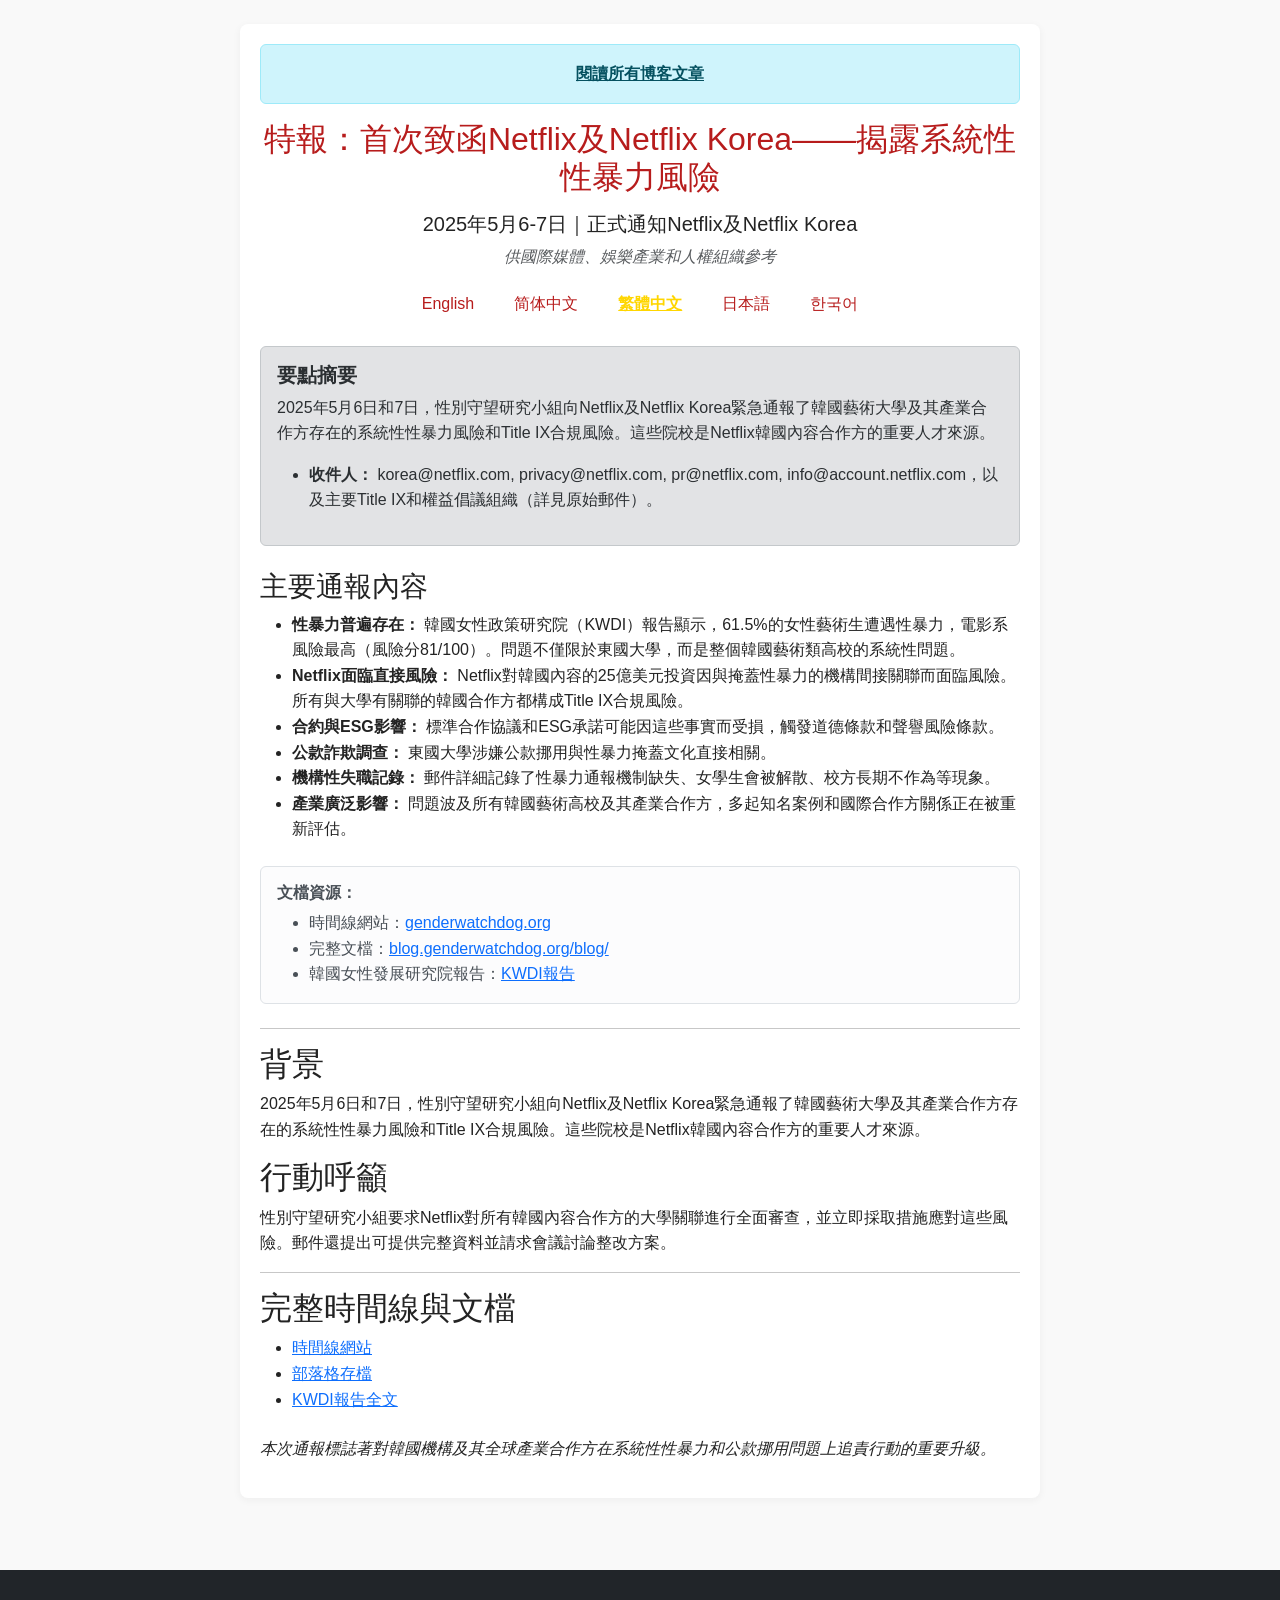
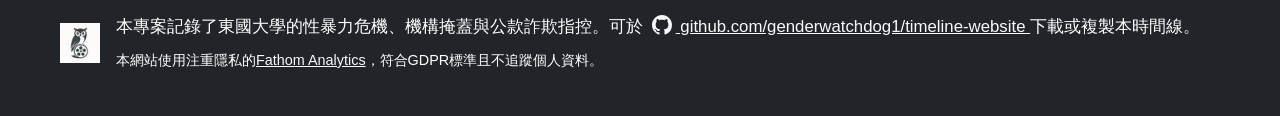
<file: blog_posts/zh_tw/05072025_netflix_outreach.html>
<!DOCTYPE html>
<html lang="zh-TW">
<head>
  <meta charset="UTF-8">
  <meta name="viewport" content="width=device-width, initial-scale=1.0">
  <title>特報：首次致函Netflix及Netflix Korea——揭露系統性性暴力風險</title>
  <meta name="description" content="首次正式致函Netflix及Netflix Korea，通報韓國電影學校及產業合作方的系統性性暴力風險。">
  <meta name="keywords" content="Netflix, 韓國, 性暴力, Title IX, 電影學校, 產業合作方, 東國大學, 公款, 機構責任">
  <meta property="og:title" content="特報：首次致函Netflix及Netflix Korea——揭露系統性性暴力風險">
  <meta property="og:description" content="首次正式致函Netflix及Netflix Korea，通報韓國電影學校及產業合作方的系統性性暴力風險。">
  <meta property="og:type" content="article">
  
  <!-- Fathom - beautiful, simple website analytics -->
  <script src="https://cdn.usefathom.com/script.js" data-site="OCSEXWRF" defer></script>
  <!-- / Fathom -->
  
  <!-- Favicon setup -->
  <link rel="icon" type="image/png" href="../../imgs/favicons/gender_watchdog_favicon_16x16.png" sizes="16x16">
  <link rel="icon" type="image/png" href="../../imgs/favicons/gender_watchdog_favicon_32x32.png" sizes="32x32">
  <link rel="icon" type="image/png" href="../../imgs/favicons/gender_watchdog_favicon_48x48.png" sizes="48x48">
  <link rel="icon" type="image/png" href="../../imgs/favicons/gender_watchdog_favicon_64x64.png" sizes="64x64">
  <link rel="icon" type="image/png" href="../../imgs/favicons/gender_watchdog_favicon_128x128.png" sizes="128x128">
  <link rel="apple-touch-icon" href="../../imgs/favicons/gender_watchdog_favicon_128x128.png">
  <!-- For IE -->
  <link rel="shortcut icon" href="../../imgs/favicons/gender_watchdog_favicon_32x32.png">
  
  <!-- Bootstrap CSS -->
  <link href="https://cdn.jsdelivr.net/npm/bootstrap@5.3.0/dist/css/bootstrap.min.css" rel="stylesheet">
  <link rel="stylesheet" href="../../css/timeline.css">
  <link rel="stylesheet" href="../../css/blog_posts.css">
</head>
<body>
  <!-- Main Content -->
  <div class="content">
    <div class="container py-4">
      <div class="article-body">
        <div class="alert alert-info text-center">
          <a href="https://blog.genderwatchdog.org/blog/" target="_blank" class="alert-link">閱讀所有博客文章</a>
        </div>
        <h1 class="text-center">特報：首次致函Netflix及Netflix Korea——揭露系統性性暴力風險</h1>
        <h2 class="text-center h5 fw-normal">2025年5月6-7日｜正式通知Netflix及Netflix Korea</h2>
        <p class="text-center text-muted"><em>供國際媒體、娛樂產業和人權組織參考</em></p>
        <div class="language-links mb-4">
          <a href="../../index.html" class="language-link">English</a>
          <a href="../../timeline_zh_cn.html" class="language-link">简体中文</a>
          <a href="../../timeline_zh_tw.html" class="language-link active">繁體中文</a>
          <a href="../../timeline_ja.html" class="language-link">日本語</a>
          <a href="../../timeline_ko.html" class="language-link">한국어</a>
        </div>
        <div class="alert alert-secondary my-4">
          <h3 class="h5 mb-2"><strong>要點摘要</strong></h3>
          <p>2025年5月6日和7日，性別守望研究小組向Netflix及Netflix Korea緊急通報了韓國藝術大學及其產業合作方存在的系統性性暴力風險和Title IX合規風險。這些院校是Netflix韓國內容合作方的重要人才來源。</p>
          <ul>
            <li><strong>收件人：</strong> korea@netflix.com, privacy@netflix.com, pr@netflix.com, info@account.netflix.com，以及主要Title IX和權益倡議組織（詳見原始郵件）。</li>
          </ul>
        </div>
        <h3>主要通報內容</h3>
        <ul>
          <li><strong>性暴力普遍存在：</strong> 韓國女性政策研究院（KWDI）報告顯示，61.5%的女性藝術生遭遇性暴力，電影系風險最高（風險分81/100）。問題不僅限於東國大學，而是整個韓國藝術類高校的系統性問題。</li>
          <li><strong>Netflix面臨直接風險：</strong> Netflix對韓國內容的25億美元投資因與掩蓋性暴力的機構間接關聯而面臨風險。所有與大學有關聯的韓國合作方都構成Title IX合規風險。</li>
          <li><strong>合約與ESG影響：</strong> 標準合作協議和ESG承諾可能因這些事實而受損，觸發道德條款和聲譽風險條款。</li>
          <li><strong>公款詐欺調查：</strong> 東國大學涉嫌公款挪用與性暴力掩蓋文化直接相關。</li>
          <li><strong>機構性失職記錄：</strong> 郵件詳細記錄了性暴力通報機制缺失、女學生會被解散、校方長期不作為等現象。</li>
          <li><strong>產業廣泛影響：</strong> 問題波及所有韓國藝術高校及其產業合作方，多起知名案例和國際合作方關係正在被重新評估。</li>
        </ul>
        <div class="alert alert-light border my-4">
          <h4 class="h6 mb-2"><strong>文檔資源：</strong></h4>
          <ul class="mb-0">
            <li>時間線網站：<a href="https://genderwatchdog.org/" target="_blank">genderwatchdog.org</a></li>
            <li>完整文檔：<a href="https://blog.genderwatchdog.org/blog/" target="_blank">blog.genderwatchdog.org/blog/</a></li>
            <li>韓國女性發展研究院報告：<a href="https://drive.proton.me/urls/BAPF2DA400#4RGLR08iLFAJ" target="_blank">KWDI報告</a></li>
          </ul>
        </div>
        <hr>
        <h2>背景</h2>
        <p>2025年5月6日和7日，性別守望研究小組向Netflix及Netflix Korea緊急通報了韓國藝術大學及其產業合作方存在的系統性性暴力風險和Title IX合規風險。這些院校是Netflix韓國內容合作方的重要人才來源。</p>
        <h2>行動呼籲</h2>
        <p>性別守望研究小組要求Netflix對所有韓國內容合作方的大學關聯進行全面審查，並立即採取措施應對這些風險。郵件還提出可提供完整資料並請求會議討論整改方案。</p>
        <hr>
        <h2>完整時間線與文檔</h2>
        <ul>
          <li><a href="https://genderwatchdog.org/" target="_blank">時間線網站</a></li>
          <li><a href="https://blog.genderwatchdog.org/blog/" target="_blank">部落格存檔</a></li>
          <li><a href="https://drive.proton.me/urls/BAPF2DA400#4RGLR08iLFAJ" target="_blank">KWDI報告全文</a></li>
        </ul>
        <p class="mt-4"><em>本次通報標誌著對韓國機構及其全球產業合作方在系統性性暴力和公款挪用問題上追責行動的重要升級。</em></p>
      </div>
    </div>
  </div>
  <footer class="bg-dark text-white py-4 mt-5">
    <div class="container d-flex align-items-center justify-content-center justify-content-md-between flex-wrap">
      <div class="footer-logo me-3 mb-3 mb-md-0">
        <img src="../../imgs/favicons/gender_watchdog_favicon_48x48.png" alt="Gender Watchdog Logo" class="img-fluid" style="max-width:40px; height:auto;">
      </div>
      <div class="flex-grow-1 text-center text-md-start">
        <span style="font-size:1.05rem;">
          本專案記錄了東國大學的性暴力危機、機構掩蓋與公款詐欺指控。可於
          <a href="https://github.com/genderwatchdog1/timeline-website" class="text-light ms-1" target="_blank" style="text-decoration:underline;">
            <svg xmlns="http://www.w3.org/2000/svg" width="20" height="20" fill="currentColor" class="bi bi-github mb-1 me-1" viewBox="0 0 16 16" style="vertical-align:middle;">
              <path d="M8 0C3.58 0 0 3.58 0 8c0 3.54 2.29 6.53 5.47 7.59.4.07.55-.17.55-.38 0-.19-.01-.82-.01-1.49-2.01.37-2.53-.49-2.69-.94-.09-.23-.48-.94-.82-1.13-.28-.15-.68-.52-.01-.53.63-.01 1.08.58 1.23.82.72 1.21 1.87.87 2.33.66.07-.52.28-.87.51-1.07-1.78-.2-3.64-.89-3.64-3.95 0-.87.31-1.59.82-2.15-.08-.2-.36-1.02.08-2.12 0 0 .67-.21 2.2.82.64-.18 1.32-.27 2-.27.68 0 1.36.09 2 .27 1.53-1.04 2.2-.82 2.2-.82.44 1.1.16 1.92.08 2.12.51.56.82 1.27.82 2.15 0 3.07-1.87 3.75-3.65 3.95.29.25.54.73.54 1.48 0 1.07-.01 1.93-.01 2.2 0 .21.15.46.55.38A8.012 8.012 0 0 0 16 8c0-4.42-3.58-8-8-8z"/>
            </svg>
            github.com/genderwatchdog1/timeline-website
          </a> 下載或複製本時間線。
        </span>
        <p class="mt-2 mb-0" style="font-size:0.9rem;">
          本網站使用注重隱私的<a href="https://usefathom.com/ref/UKSUATNV" class="text-light" style="text-decoration:underline;" target="_blank">Fathom Analytics</a>，符合GDPR標準且不追蹤個人資料。
        </p>
      </div>
    </div>
  </footer>
  <!-- Bootstrap JS -->
  <script src="https://cdn.jsdelivr.net/npm/bootstrap@5.3.0/dist/js/bootstrap.bundle.min.js"></script>
</body>
</html>
</file>
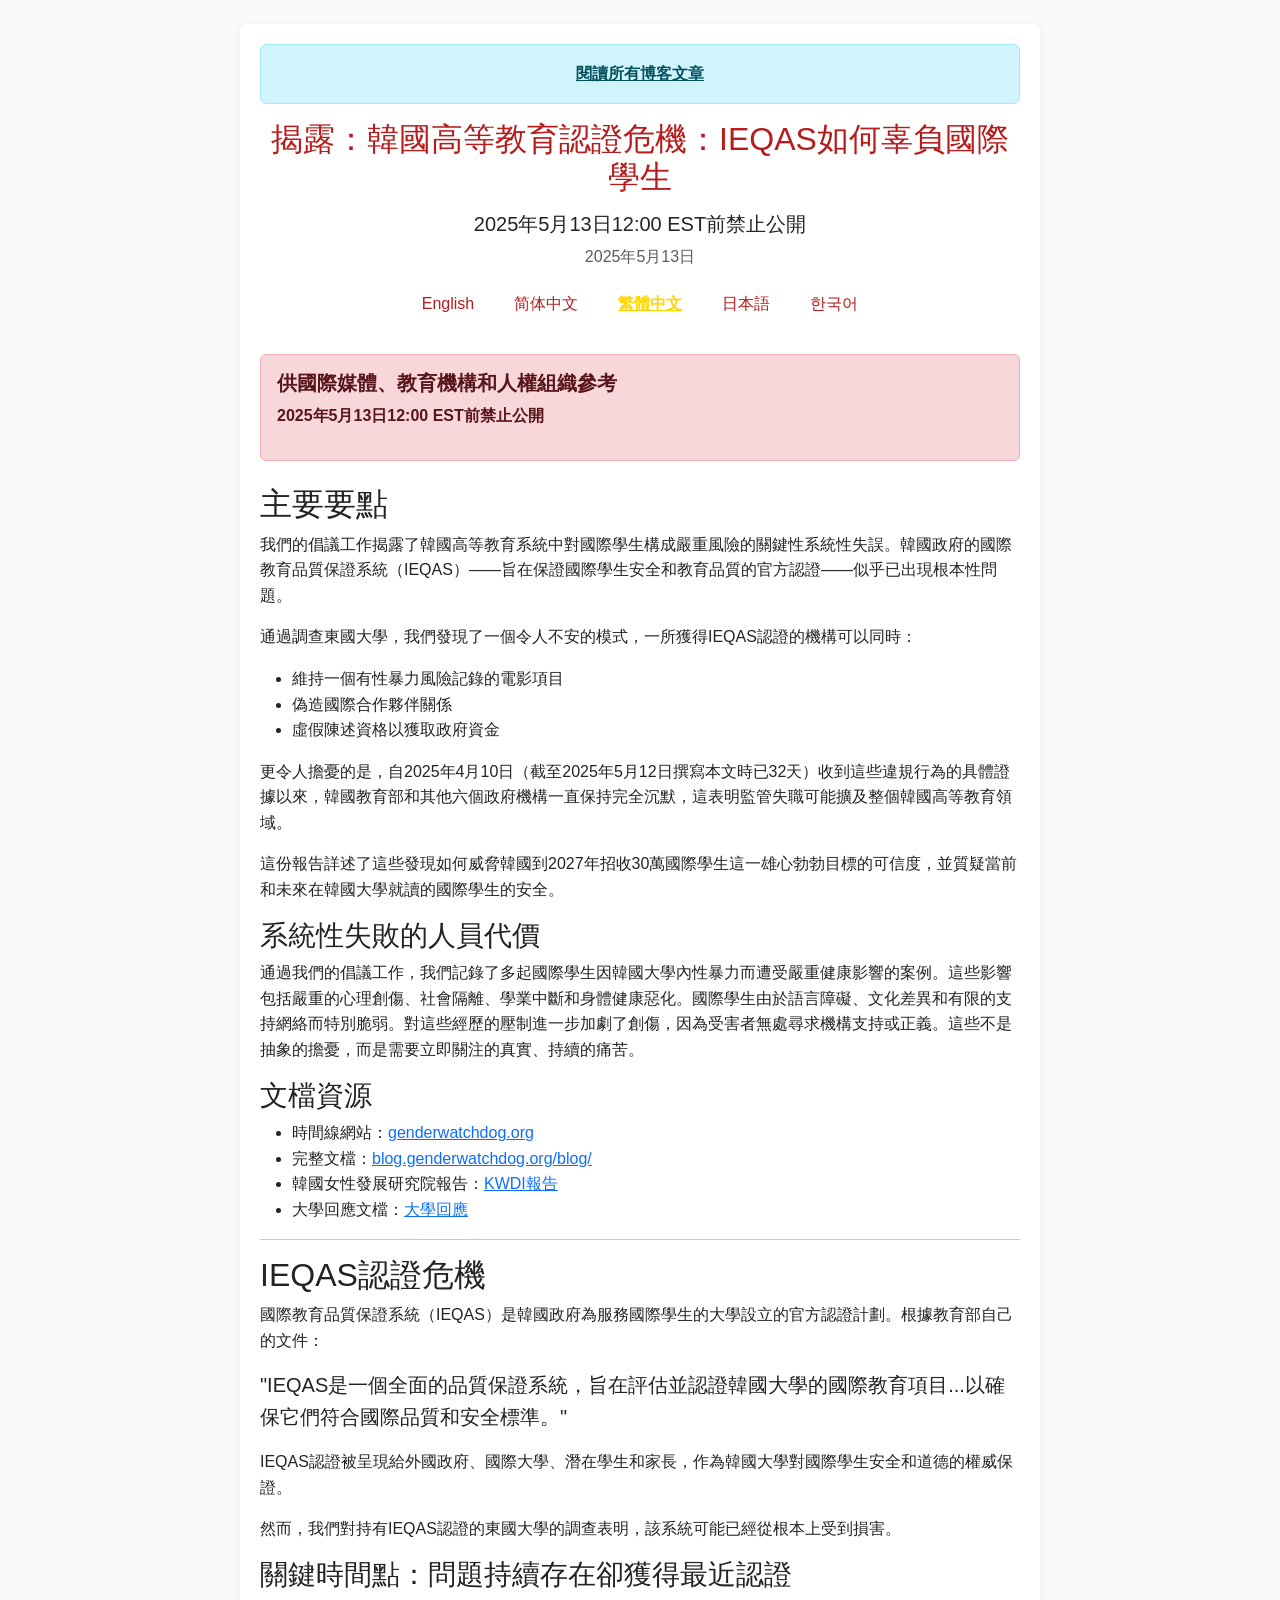
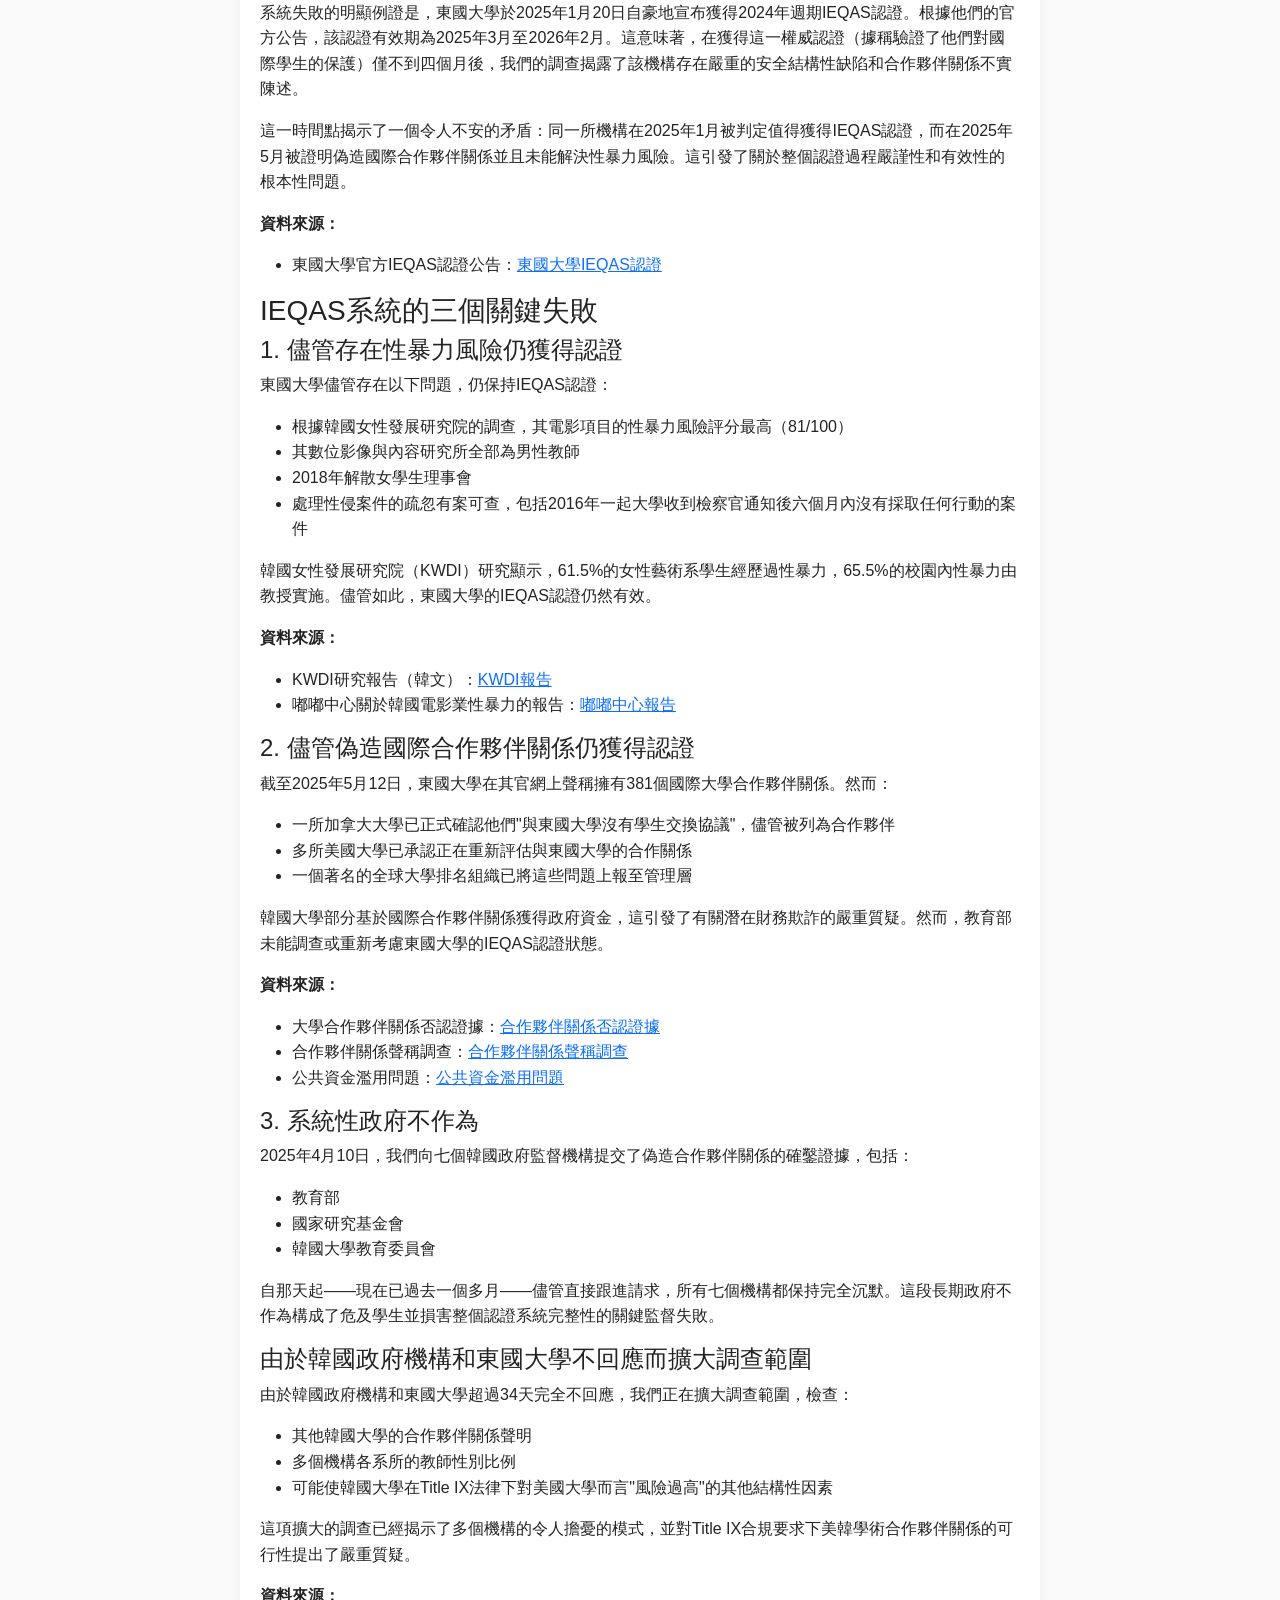
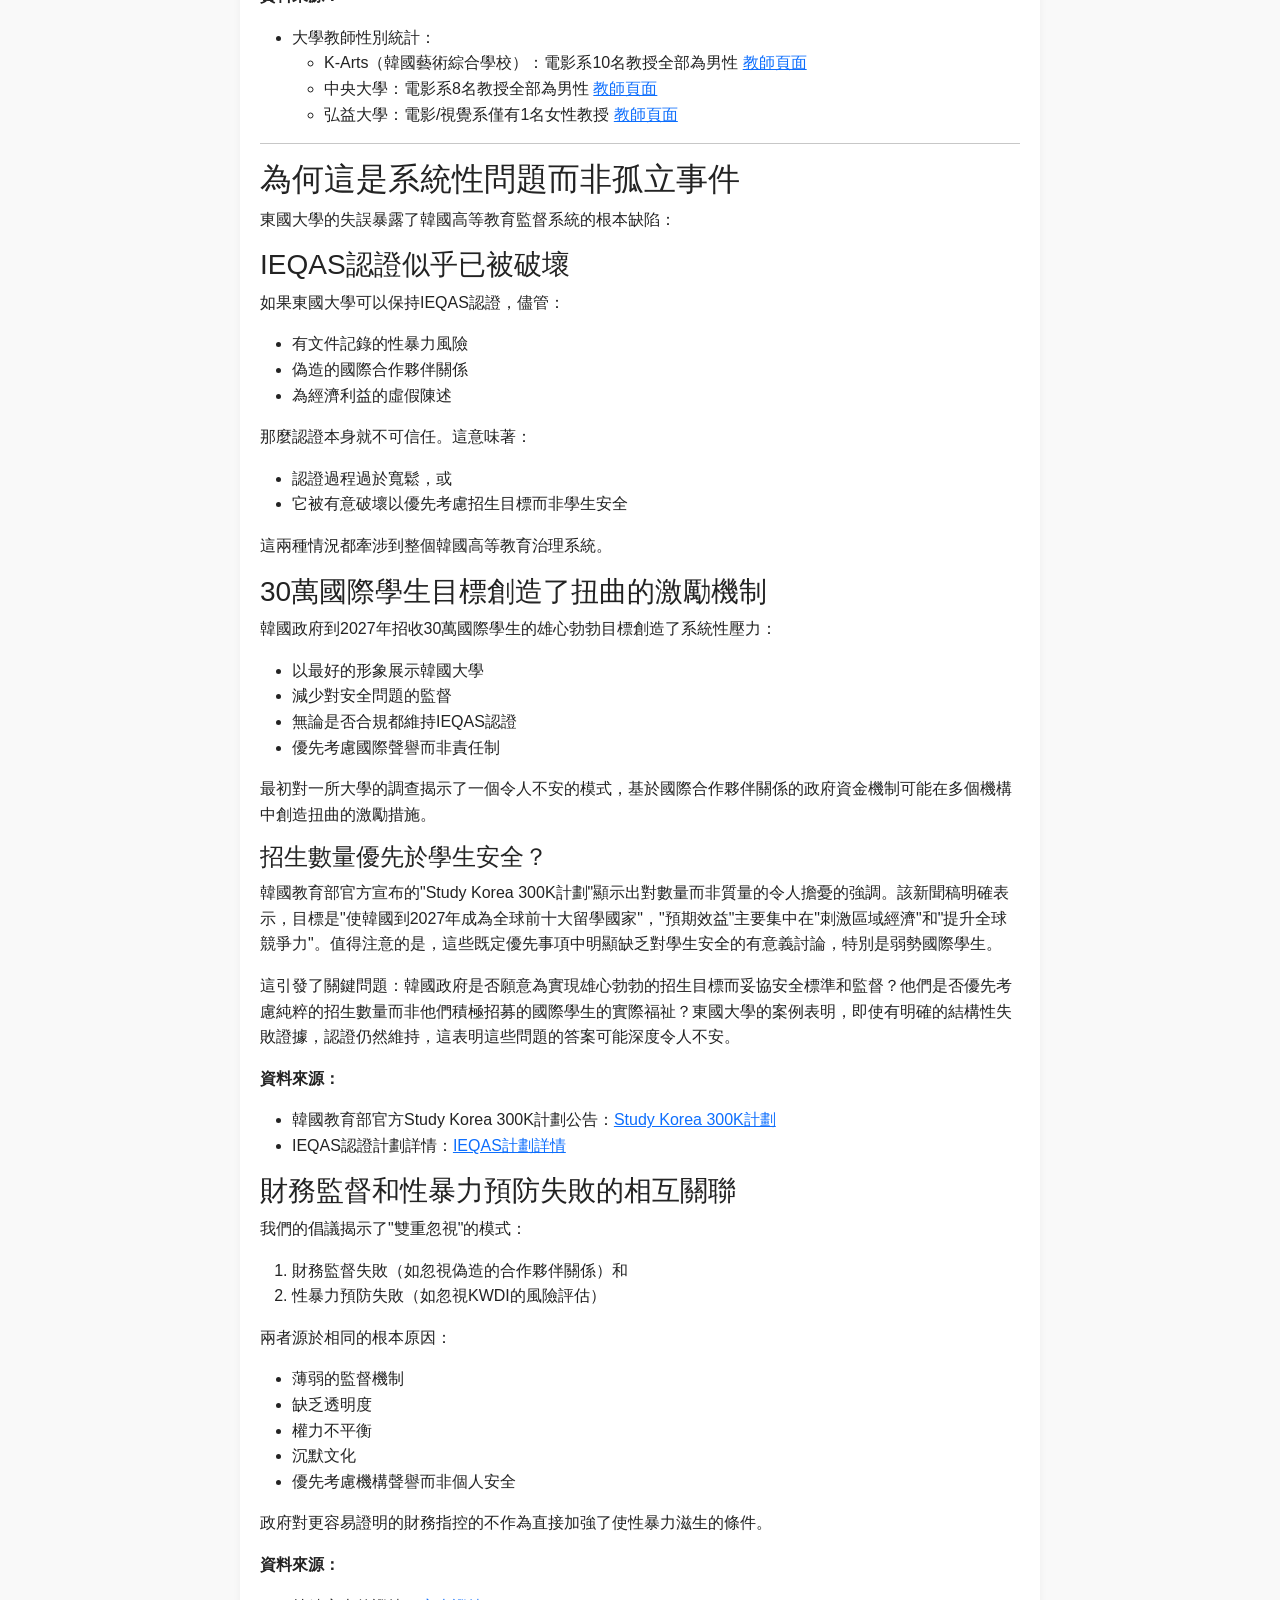
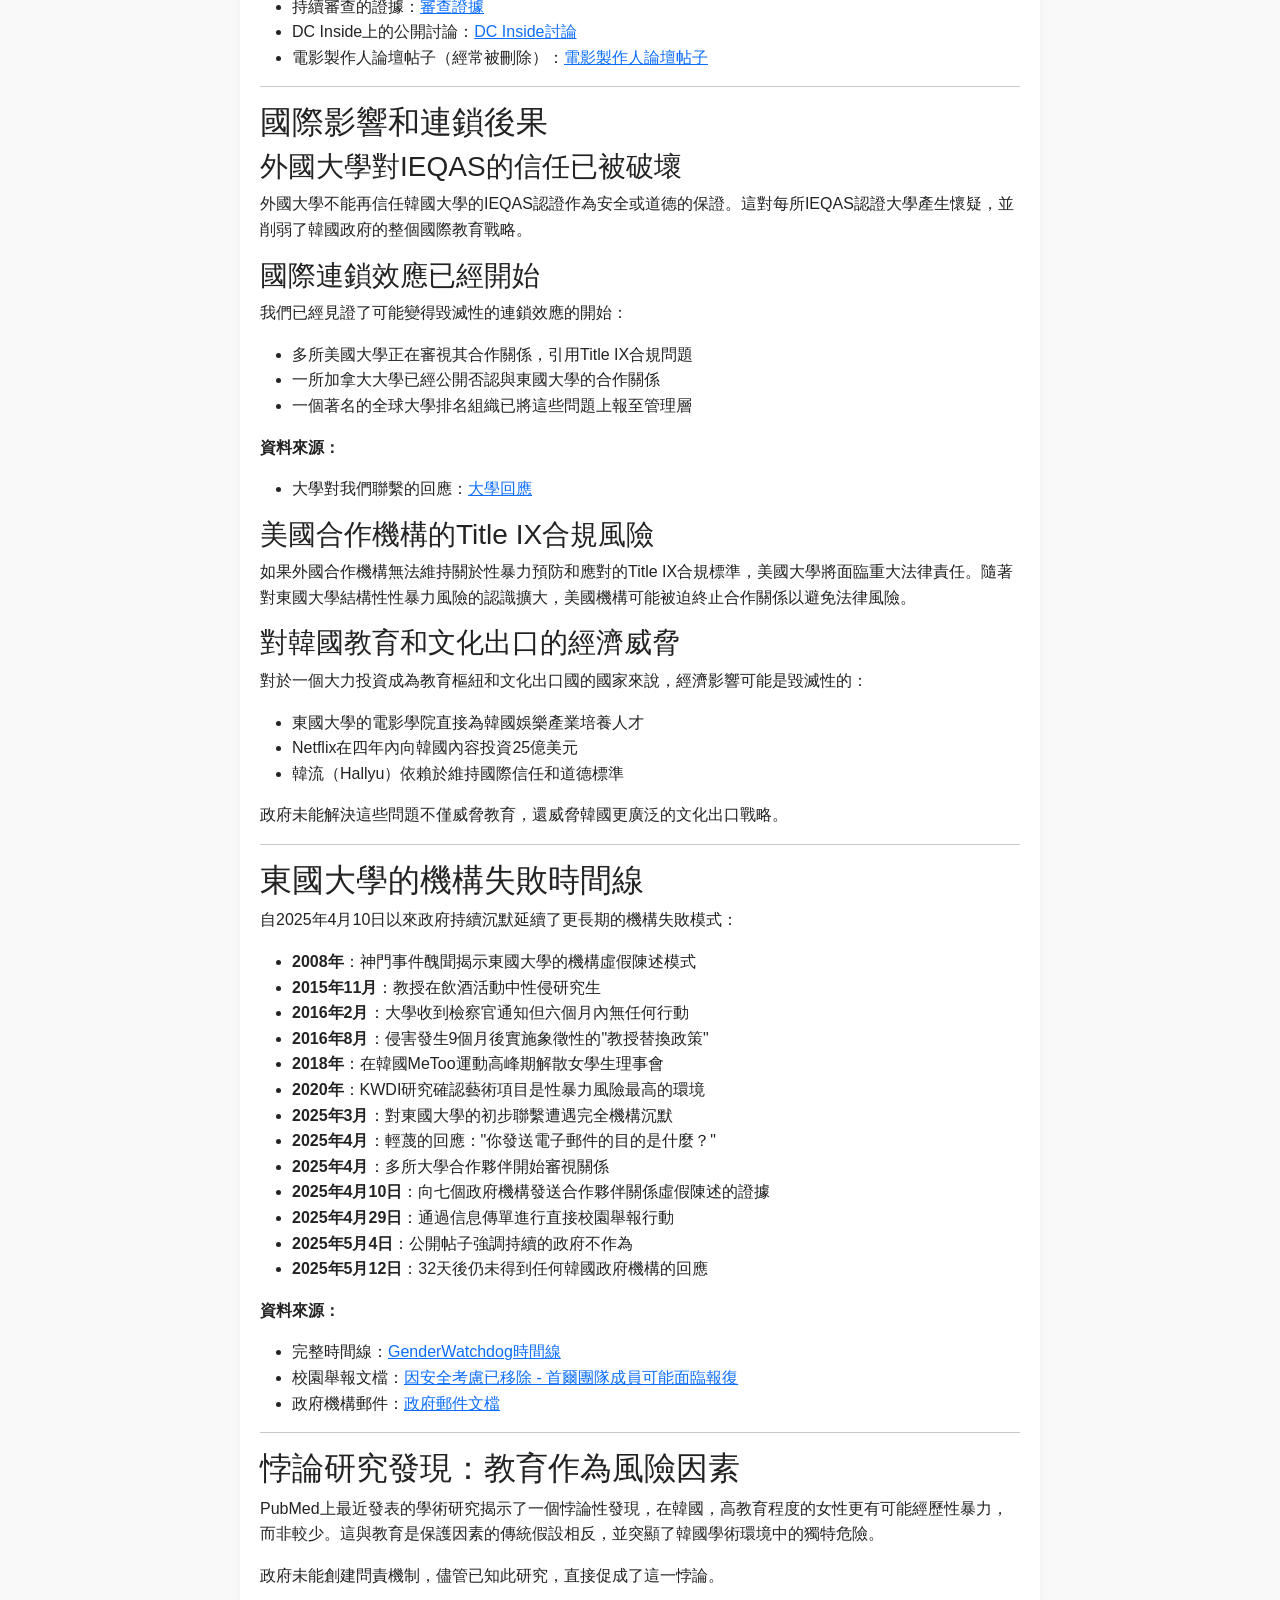
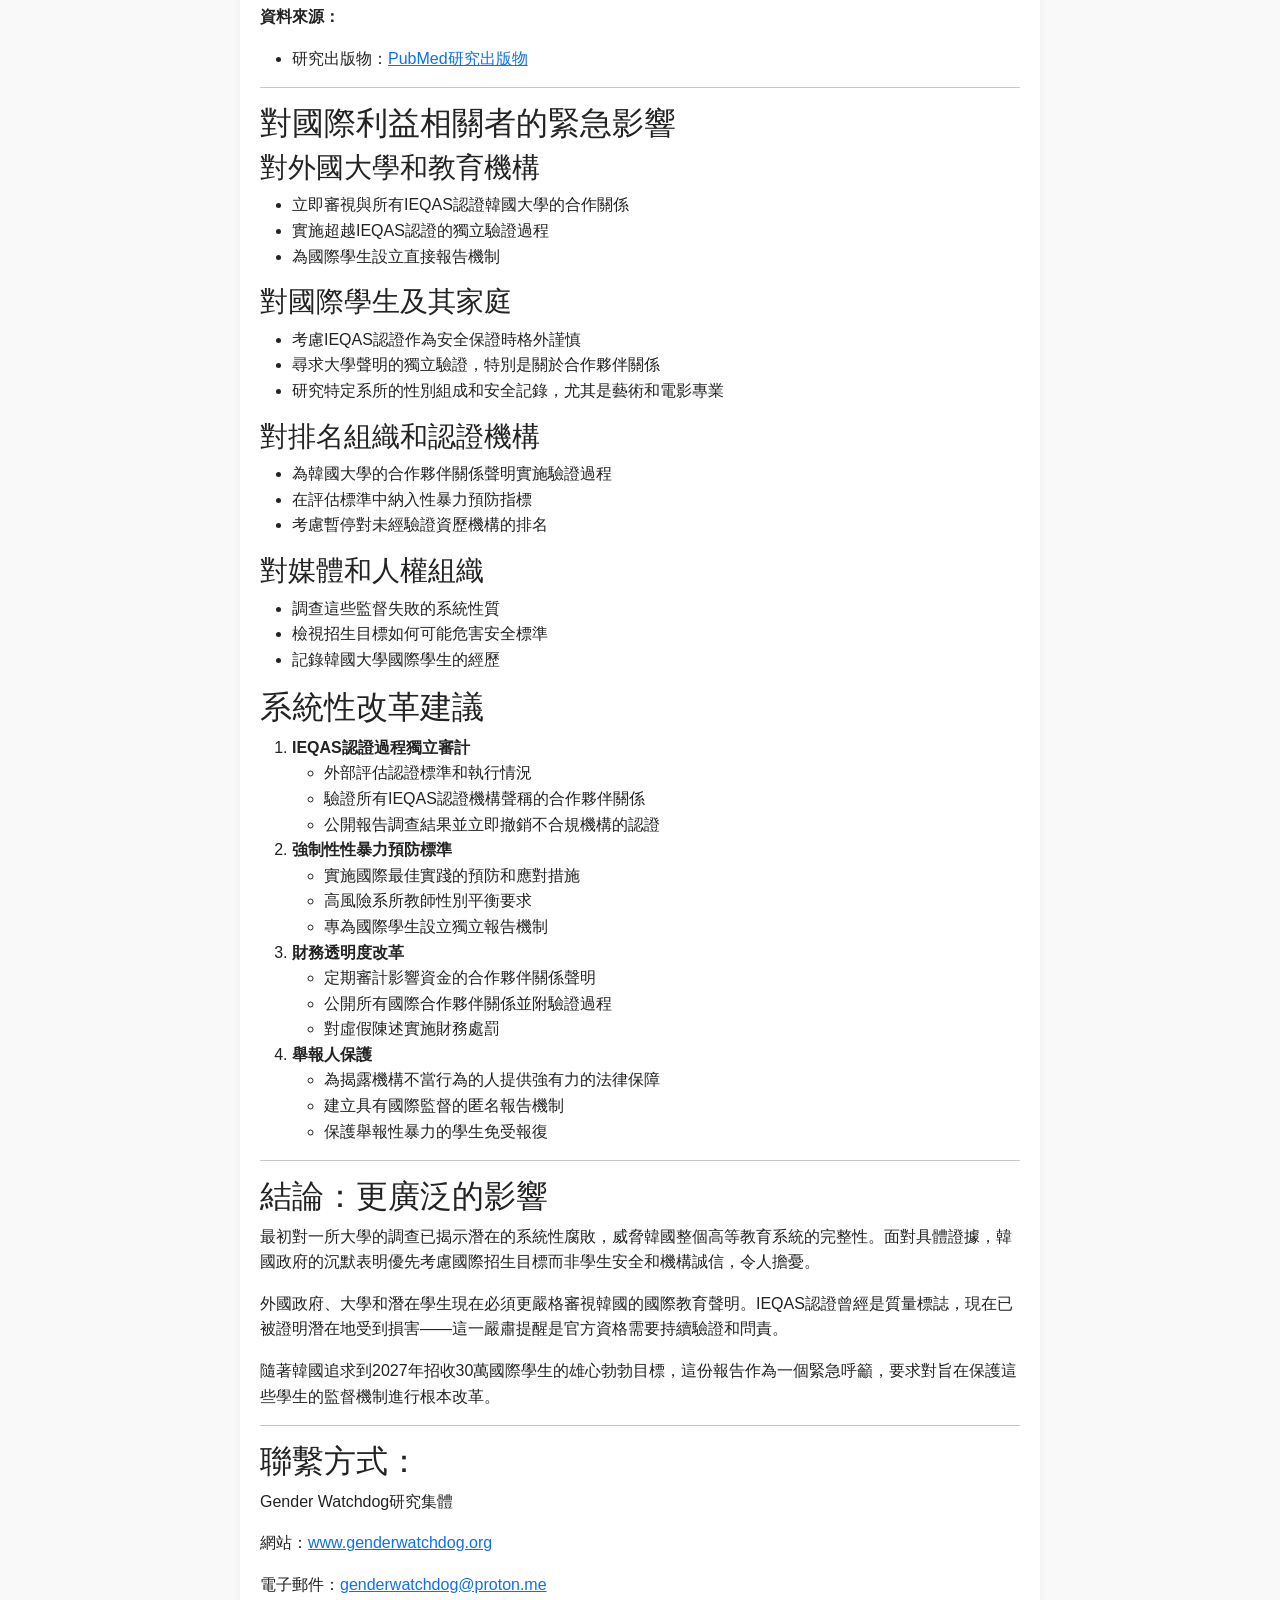
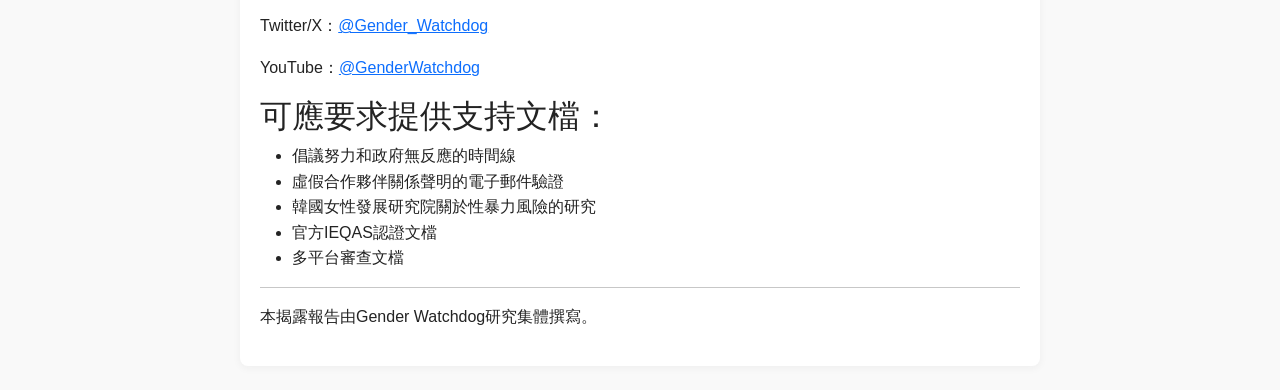
<file: blog_posts/zh_tw/05152025_zh_tw_horizontal_ieqas.html>
<!DOCTYPE html>
<html lang="zh-tw">
<head>
  <meta charset="UTF-8">
  <meta name="viewport" content="width=device-width, initial-scale=1.0">
  <title>揭露：韓國高等教育認證危機：IEQAS如何辜負國際學生</title>
  <meta name="description" content="調查發現韓國的高等教育認證系統（IEQAS）正在危害國際學生">
  <meta name="keywords" content="東國大學, 性暴力, 高等教育, IEQAS, 國際學生安全">
  <meta property="og:title" content="揭露：韓國高等教育認證危機：IEQAS如何辜負國際學生">
  <meta property="og:description" content="調查發現韓國的高等教育認證系統（IEQAS）正在危害國際學生">
  <meta property="og:type" content="article">
  
  <!-- Fathom - beautiful, simple website analytics -->
  <script src="https://cdn.usefathom.com/script.js" data-site="OCSEXWRF" defer></script>
  <!-- / Fathom -->
  
  <!-- Favicon setup -->
  <link rel="icon" type="image/png" href="../../imgs/favicons/gender_watchdog_favicon_16x16.png" sizes="16x16">
  <link rel="icon" type="image/png" href="../../imgs/favicons/gender_watchdog_favicon_32x32.png" sizes="32x32">
  <link rel="icon" type="image/png" href="../../imgs/favicons/gender_watchdog_favicon_48x48.png" sizes="48x48">
  <link rel="icon" type="image/png" href="../../imgs/favicons/gender_watchdog_favicon_64x64.png" sizes="64x64">
  <link rel="icon" type="image/png" href="../../imgs/favicons/gender_watchdog_favicon_128x128.png" sizes="128x128">
  <link rel="apple-touch-icon" href="../../imgs/favicons/gender_watchdog_favicon_128x128.png">
  <!-- For IE -->
  <link rel="shortcut icon" href="../../imgs/favicons/gender_watchdog_favicon_32x32.png">
  
  <!-- Bootstrap CSS -->
  <link href="https://cdn.jsdelivr.net/npm/bootstrap@5.3.0/dist/css/bootstrap.min.css" rel="stylesheet">
  <link rel="stylesheet" href="../../css/timeline.css">
  <link rel="stylesheet" href="../../css/blog_posts.css">
</head>
<body>
  <!-- Main Content -->
  <div class="content">
    <div class="container py-4">
      <div class="article-body">
        <div class="alert alert-info text-center">
          <a href="https://blog.genderwatchdog.org/blog/" target="_blank" class="alert-link">閱讀所有博客文章</a>
        </div>
        
        <h1 class="text-center">揭露：韓國高等教育認證危機：IEQAS如何辜負國際學生</h1>
        <h2 class="text-center h5 fw-normal">2025年5月13日12:00 EST前禁止公開</h2>
        <p class="text-center text-muted">2025年5月13日</p>
        
        <div class="language-links">
          <a href="../../index.html" class="language-link">English</a>
          <a href="../../timeline_zh_cn.html" class="language-link">简体中文</a>
          <a href="../../timeline_zh_tw.html" class="language-link active">繁體中文</a>
          <a href="../../timeline_ja.html" class="language-link">日本語</a>
          <a href="../../timeline_ko.html" class="language-link">한국어</a>
        </div>

        <div class="alert alert-danger my-4">
          <h3 class="h5 mb-2"><strong>供國際媒體、教育機構和人權組織參考</strong></h3>
          <p><strong>2025年5月13日12:00 EST前禁止公開</strong></p>
        </div>

        <h2>主要要點</h2>

        <p>我們的倡議工作揭露了韓國高等教育系統中對國際學生構成嚴重風險的關鍵性系統性失誤。韓國政府的國際教育品質保證系統（IEQAS）——旨在保證國際學生安全和教育品質的官方認證——似乎已出現根本性問題。</p>

        <p>通過調查東國大學，我們發現了一個令人不安的模式，一所獲得IEQAS認證的機構可以同時：</p>
        <ul>
          <li>維持一個有性暴力風險記錄的電影項目</li>
          <li>偽造國際合作夥伴關係</li>
          <li>虛假陳述資格以獲取政府資金</li>
        </ul>

        <p>更令人擔憂的是，自2025年4月10日（截至2025年5月12日撰寫本文時已32天）收到這些違規行為的具體證據以來，韓國教育部和其他六個政府機構一直保持完全沉默，這表明監管失職可能擴及整個韓國高等教育領域。</p>

        <p>這份報告詳述了這些發現如何威脅韓國到2027年招收30萬國際學生這一雄心勃勃目標的可信度，並質疑當前和未來在韓國大學就讀的國際學生的安全。</p>

        <h3>系統性失敗的人員代價</h3>

        <p>通過我們的倡議工作，我們記錄了多起國際學生因韓國大學內性暴力而遭受嚴重健康影響的案例。這些影響包括嚴重的心理創傷、社會隔離、學業中斷和身體健康惡化。國際學生由於語言障礙、文化差異和有限的支持網絡而特別脆弱。對這些經歷的壓制進一步加劇了創傷，因為受害者無處尋求機構支持或正義。這些不是抽象的擔憂，而是需要立即關注的真實、持續的痛苦。</p>

        <h3>文檔資源</h3>
        <ul>
          <li>時間線網站：<a href="https://genderwatchdog.org/">genderwatchdog.org</a></li>
          <li>完整文檔：<a href="https://blog.genderwatchdog.org/blog/">blog.genderwatchdog.org/blog/</a></li>
          <li>韓國女性發展研究院報告：<a href="https://drive.proton.me/urls/BAPF2DA400#4RGLR08iLFAJ">KWDI報告</a></li>
          <li>大學回應文檔：<a href="https://drive.proton.me/urls/95J0T3K37R#RBCO657BAC6a">大學回應</a></li>
        </ul>

        <hr>

        <h2>IEQAS認證危機</h2>

        <p>國際教育品質保證系統（IEQAS）是韓國政府為服務國際學生的大學設立的官方認證計劃。根據教育部自己的文件：</p>

        <blockquote class="blockquote">
          <p>"IEQAS是一個全面的品質保證系統，旨在評估並認證韓國大學的國際教育項目...以確保它們符合國際品質和安全標準。"</p>
        </blockquote>

        <p>IEQAS認證被呈現給外國政府、國際大學、潛在學生和家長，作為韓國大學對國際學生安全和道德的權威保證。</p>

        <p>然而，我們對持有IEQAS認證的東國大學的調查表明，該系統可能已經從根本上受到損害。</p>
        
        <h3>關鍵時間點：問題持續存在卻獲得最近認證</h3>

        <p>系統失敗的明顯例證是，東國大學於2025年1月20日自豪地宣布獲得2024年週期IEQAS認證。根據他們的官方公告，該認證有效期為2025年3月至2026年2月。這意味著，在獲得這一權威認證（據稱驗證了他們對國際學生的保護）僅不到四個月後，我們的調查揭露了該機構存在嚴重的安全結構性缺陷和合作夥伴關係不實陳述。</p>

        <p>這一時間點揭示了一個令人不安的矛盾：同一所機構在2025年1月被判定值得獲得IEQAS認證，而在2025年5月被證明偽造國際合作夥伴關係並且未能解決性暴力風險。這引發了關於整個認證過程嚴謹性和有效性的根本性問題。</p>

        <p><strong>資料來源：</strong></p>
        <ul>
          <li>東國大學官方IEQAS認證公告：<a href="https://wise.dongguk.ac.kr/eng/article/engnews/detail/513983">東國大學IEQAS認證</a></li>
        </ul>

        <h3>IEQAS系統的三個關鍵失敗</h3>

        <h4>1. 儘管存在性暴力風險仍獲得認證</h4>

        <p>東國大學儘管存在以下問題，仍保持IEQAS認證：</p>
        <ul>
          <li>根據韓國女性發展研究院的調查，其電影項目的性暴力風險評分最高（81/100）</li>
          <li>其數位影像與內容研究所全部為男性教師</li>
          <li>2018年解散女學生理事會</li>
          <li>處理性侵案件的疏忽有案可查，包括2016年一起大學收到檢察官通知後六個月內沒有採取任何行動的案件</li>
        </ul>

        <p>韓國女性發展研究院（KWDI）研究顯示，61.5%的女性藝術系學生經歷過性暴力，65.5%的校園內性暴力由教授實施。儘管如此，東國大學的IEQAS認證仍然有效。</p>

        <p><strong>資料來源：</strong></p>
        <ul>
          <li>KWDI研究報告（韓文）：<a href="https://drive.proton.me/urls/BAPF2DA400#4RGLR08iLFAJ">KWDI報告</a></li>
          <li>嘟嘟中心關於韓國電影業性暴力的報告：<a href="https://drive.proton.me/urls/GXRANHYYJC#fz0SipRRWdaF">嘟嘟中心報告</a></li>
        </ul>

        <h4>2. 儘管偽造國際合作夥伴關係仍獲得認證</h4>

        <p>截至2025年5月12日，東國大學在其官網上聲稱擁有381個國際大學合作夥伴關係。然而：</p>
        <ul>
          <li>一所加拿大大學已正式確認他們"與東國大學沒有學生交換協議"，儘管被列為合作夥伴</li>
          <li>多所美國大學已承認正在重新評估與東國大學的合作關係</li>
          <li>一個著名的全球大學排名組織已將這些問題上報至管理層</li>
        </ul>

        <p>韓國大學部分基於國際合作夥伴關係獲得政府資金，這引發了有關潛在財務欺詐的嚴重質疑。然而，教育部未能調查或重新考慮東國大學的IEQAS認證狀態。</p>

        <p><strong>資料來源：</strong></p>
        <ul>
          <li>大學合作夥伴關係否認證據：<a href="https://drive.proton.me/urls/95J0T3K37R#RBCO657BAC6a">合作夥伴關係否認證據</a></li>
          <li>合作夥伴關係聲稱調查：<a href="https://x.com/Gender_Watchdog/status/1918075028106867030">合作夥伴關係聲稱調查</a></li>
          <li>公共資金濫用問題：<a href="https://x.com/Gender_Watchdog/status/1918201577363652788">公共資金濫用問題</a></li>
        </ul>

        <h4>3. 系統性政府不作為</h4>

        <p>2025年4月10日，我們向七個韓國政府監督機構提交了偽造合作夥伴關係的確鑿證據，包括：</p>
        <ul>
          <li>教育部</li>
          <li>國家研究基金會</li>
          <li>韓國大學教育委員會</li>
        </ul>

        <p>自那天起——現在已過去一個多月——儘管直接跟進請求，所有七個機構都保持完全沉默。這段長期政府不作為構成了危及學生並損害整個認證系統完整性的關鍵監督失敗。</p>

        <h4>由於韓國政府機構和東國大學不回應而擴大調查範圍</h4>

        <p>由於韓國政府機構和東國大學超過34天完全不回應，我們正在擴大調查範圍，檢查：</p>
        <ul>
          <li>其他韓國大學的合作夥伴關係聲明</li>
          <li>多個機構各系所的教師性別比例</li>
          <li>可能使韓國大學在Title IX法律下對美國大學而言"風險過高"的其他結構性因素</li>
        </ul>

        <p>這項擴大的調查已經揭示了多個機構的令人擔憂的模式，並對Title IX合規要求下美韓學術合作夥伴關係的可行性提出了嚴重質疑。</p>

        <p><strong>資料來源：</strong></p>
        <ul>
          <li>大學教師性別統計：
            <ul>
              <li>K-Arts（韓國藝術綜合學校）：電影系10名教授全部為男性 <a href="https://web.archive.org/web/20250511225518/https://www.karts.ac.kr/en/schools/faclty_view.do?PR_CODE=0301">教師頁面</a></li>
              <li>中央大學：電影系8名教授全部為男性 <a href="https://archive.md/zTxUx">教師頁面</a></li>
              <li>弘益大學：電影/視覺系僅有1名女性教授 <a href="https://web.archive.org/web/20250511230116/https://www.hongik.ac.kr/en/academics/intro-faculty-detail.do?mode=view&deptCd=BAC170&depth=2">教師頁面</a></li>
            </ul>
          </li>
        </ul>

        <hr>

        <h2>為何這是系統性問題而非孤立事件</h2>

        <p>東國大學的失誤暴露了韓國高等教育監督系統的根本缺陷：</p>

        <h3>IEQAS認證似乎已被破壞</h3>

        <p>如果東國大學可以保持IEQAS認證，儘管：</p>
        <ul>
          <li>有文件記錄的性暴力風險</li>
          <li>偽造的國際合作夥伴關係</li>
          <li>為經濟利益的虛假陳述</li>
        </ul>

        <p>那麼認證本身就不可信任。這意味著：</p>
        <ul>
          <li>認證過程過於寬鬆，或</li>
          <li>它被有意破壞以優先考慮招生目標而非學生安全</li>
        </ul>

        <p>這兩種情況都牽涉到整個韓國高等教育治理系統。</p>

        <h3>30萬國際學生目標創造了扭曲的激勵機制</h3>

        <p>韓國政府到2027年招收30萬國際學生的雄心勃勃目標創造了系統性壓力：</p>
        <ul>
          <li>以最好的形象展示韓國大學</li>
          <li>減少對安全問題的監督</li>
          <li>無論是否合規都維持IEQAS認證</li>
          <li>優先考慮國際聲譽而非責任制</li>
        </ul>

        <p>最初對一所大學的調查揭示了一個令人不安的模式，基於國際合作夥伴關係的政府資金機制可能在多個機構中創造扭曲的激勵措施。</p>

        <h4>招生數量優先於學生安全？</h4>

        <p>韓國教育部官方宣布的"Study Korea 300K計劃"顯示出對數量而非質量的令人擔憂的強調。該新聞稿明確表示，目標是"使韓國到2027年成為全球前十大留學國家"，"預期效益"主要集中在"刺激區域經濟"和"提升全球競爭力"。值得注意的是，這些既定優先事項中明顯缺乏對學生安全的有意義討論，特別是弱勢國際學生。</p>

        <p>這引發了關鍵問題：韓國政府是否願意為實現雄心勃勃的招生目標而妥協安全標準和監督？他們是否優先考慮純粹的招生數量而非他們積極招募的國際學生的實際福祉？東國大學的案例表明，即使有明確的結構性失敗證據，認證仍然維持，這表明這些問題的答案可能深度令人不安。</p>

        <p><strong>資料來源：</strong></p>
        <ul>
          <li>韓國教育部官方Study Korea 300K計劃公告：<a href="https://english.moe.go.kr/boardCnts/viewRenewal.do?boardID=265&boardSeq=96185&lev=0&searchType=null&statusYN=W&page=1&s=english&m=0201&opType=N">Study Korea 300K計劃</a></li>
          <li>IEQAS認證計劃詳情：<a href="https://english.moe.go.kr/boardCnts/view.do?boardID=265&boardSeq=33134&lev=0&searchType=S&statusYN=C&page=7&s=english&m=03">IEQAS計劃詳情</a></li>
        </ul>

        <h3>財務監督和性暴力預防失敗的相互關聯</h3>

        <p>我們的倡議揭示了"雙重忽視"的模式：</p>
        <ol>
          <li>財務監督失敗（如忽視偽造的合作夥伴關係）和</li>
          <li>性暴力預防失敗（如忽視KWDI的風險評估）</li>
        </ol>

        <p>兩者源於相同的根本原因：</p>
        <ul>
          <li>薄弱的監督機制</li>
          <li>缺乏透明度</li>
          <li>權力不平衡</li>
          <li>沉默文化</li>
          <li>優先考慮機構聲譽而非個人安全</li>
        </ul>

        <p>政府對更容易證明的財務指控的不作為直接加強了使性暴力滋生的條件。</p>

        <p><strong>資料來源：</strong></p>
        <ul>
          <li>持續審查的證據：<a href="https://drive.proton.me/urls/972052ZHVC#5q9KYH6Q8KC1">審查證據</a></li>
          <li>DC Inside上的公開討論：<a href="https://gall.dcinside.com/board/view/?id=dongguk&no=128215&page=1">DC Inside討論</a></li>
          <li>電影製作人論壇帖子（經常被刪除）：<a href="https://www.filmmakers.co.kr/board/25267720">電影製作人論壇帖子</a></li>
        </ul>

        <hr>

        <h2>國際影響和連鎖後果</h2>

        <h3>外國大學對IEQAS的信任已被破壞</h3>

        <p>外國大學不能再信任韓國大學的IEQAS認證作為安全或道德的保證。這對每所IEQAS認證大學產生懷疑，並削弱了韓國政府的整個國際教育戰略。</p>

        <h3>國際連鎖效應已經開始</h3>

        <p>我們已經見證了可能變得毀滅性的連鎖效應的開始：</p>
        <ul>
          <li>多所美國大學正在審視其合作關係，引用Title IX合規問題</li>
          <li>一所加拿大大學已經公開否認與東國大學的合作關係</li>
          <li>一個著名的全球大學排名組織已將這些問題上報至管理層</li>
        </ul>

        <p><strong>資料來源：</strong></p>
        <ul>
          <li>大學對我們聯繫的回應：<a href="https://drive.proton.me/urls/95J0T3K37R#RBCO657BAC6a">大學回應</a></li>
        </ul>

        <h3>美國合作機構的Title IX合規風險</h3>

        <p>如果外國合作機構無法維持關於性暴力預防和應對的Title IX合規標準，美國大學將面臨重大法律責任。隨著對東國大學結構性性暴力風險的認識擴大，美國機構可能被迫終止合作關係以避免法律風險。</p>

        <h3>對韓國教育和文化出口的經濟威脅</h3>

        <p>對於一個大力投資成為教育樞紐和文化出口國的國家來說，經濟影響可能是毀滅性的：</p>
        <ul>
          <li>東國大學的電影學院直接為韓國娛樂產業培養人才</li>
          <li>Netflix在四年內向韓國內容投資25億美元</li>
          <li>韓流（Hallyu）依賴於維持國際信任和道德標準</li>
        </ul>

        <p>政府未能解決這些問題不僅威脅教育，還威脅韓國更廣泛的文化出口戰略。</p>

        <hr>

        <h2>東國大學的機構失敗時間線</h2>

        <p>自2025年4月10日以來政府持續沉默延續了更長期的機構失敗模式：</p>
        <ul>
          <li><strong>2008年</strong>：神門事件醜聞揭示東國大學的機構虛假陳述模式</li>
          <li><strong>2015年11月</strong>：教授在飲酒活動中性侵研究生</li>
          <li><strong>2016年2月</strong>：大學收到檢察官通知但六個月內無任何行動</li>
          <li><strong>2016年8月</strong>：侵害發生9個月後實施象徵性的"教授替換政策"</li>
          <li><strong>2018年</strong>：在韓國MeToo運動高峰期解散女學生理事會</li>
          <li><strong>2020年</strong>：KWDI研究確認藝術項目是性暴力風險最高的環境</li>
          <li><strong>2025年3月</strong>：對東國大學的初步聯繫遭遇完全機構沉默</li>
          <li><strong>2025年4月</strong>：輕蔑的回應："你發送電子郵件的目的是什麼？"</li>
          <li><strong>2025年4月</strong>：多所大學合作夥伴開始審視關係</li>
          <li><strong>2025年4月10日</strong>：向七個政府機構發送合作夥伴關係虛假陳述的證據</li>
          <li><strong>2025年4月29日</strong>：通過信息傳單進行直接校園舉報行動</li>
          <li><strong>2025年5月4日</strong>：公開帖子強調持續的政府不作為</li>
          <li><strong>2025年5月12日</strong>：32天後仍未得到任何韓國政府機構的回應</li>
        </ul>

        <p><strong>資料來源：</strong></p>
        <ul>
          <li>完整時間線：<a href="https://genderwatchdog.org/">GenderWatchdog時間線</a></li>
          <li>校園舉報文檔：<a href="#">因安全考慮已移除 - 首爾團隊成員可能面臨報復</a></li>
          <li>政府機構郵件：<a href="https://x.com/Gender_Watchdog/status/1918865547728736340">政府郵件文檔</a></li>
        </ul>

        <hr>

        <h2>悖論研究發現：教育作為風險因素</h2>

        <p>PubMed上最近發表的學術研究揭示了一個悖論性發現，在韓國，高教育程度的女性更有可能經歷性暴力，而非較少。這與教育是保護因素的傳統假設相反，並突顯了韓國學術環境中的獨特危險。</p>

        <p>政府未能創建問責機制，儘管已知此研究，直接促成了這一悖論。</p>

        <p><strong>資料來源：</strong></p>
        <ul>
          <li>研究出版物：<a href="https://pubmed.ncbi.nlm.nih.gov/37788354/">PubMed研究出版物</a></li>
        </ul>

        <hr>

        <h2>對國際利益相關者的緊急影響</h2>

        <h3>對外國大學和教育機構</h3>
        <ul>
          <li>立即審視與所有IEQAS認證韓國大學的合作關係</li>
          <li>實施超越IEQAS認證的獨立驗證過程</li>
          <li>為國際學生設立直接報告機制</li>
        </ul>

        <h3>對國際學生及其家庭</h3>
        <ul>
          <li>考慮IEQAS認證作為安全保證時格外謹慎</li>
          <li>尋求大學聲明的獨立驗證，特別是關於合作夥伴關係</li>
          <li>研究特定系所的性別組成和安全記錄，尤其是藝術和電影專業</li>
        </ul>

        <h3>對排名組織和認證機構</h3>
        <ul>
          <li>為韓國大學的合作夥伴關係聲明實施驗證過程</li>
          <li>在評估標準中納入性暴力預防指標</li>
          <li>考慮暫停對未經驗證資歷機構的排名</li>
        </ul>

        <h3>對媒體和人權組織</h3>
        <ul>
          <li>調查這些監督失敗的系統性質</li>
          <li>檢視招生目標如何可能危害安全標準</li>
          <li>記錄韓國大學國際學生的經歷</li>
        </ul>

        <h2>系統性改革建議</h2>

        <ol>
          <li>
            <strong>IEQAS認證過程獨立審計</strong>
            <ul>
              <li>外部評估認證標準和執行情況</li>
              <li>驗證所有IEQAS認證機構聲稱的合作夥伴關係</li>
              <li>公開報告調查結果並立即撤銷不合規機構的認證</li>
            </ul>
          </li>
          <li>
            <strong>強制性性暴力預防標準</strong>
            <ul>
              <li>實施國際最佳實踐的預防和應對措施</li>
              <li>高風險系所教師性別平衡要求</li>
              <li>專為國際學生設立獨立報告機制</li>
            </ul>
          </li>
          <li>
            <strong>財務透明度改革</strong>
            <ul>
              <li>定期審計影響資金的合作夥伴關係聲明</li>
              <li>公開所有國際合作夥伴關係並附驗證過程</li>
              <li>對虛假陳述實施財務處罰</li>
            </ul>
          </li>
          <li>
            <strong>舉報人保護</strong>
            <ul>
              <li>為揭露機構不當行為的人提供強有力的法律保障</li>
              <li>建立具有國際監督的匿名報告機制</li>
              <li>保護舉報性暴力的學生免受報復</li>
            </ul>
          </li>
        </ol>

        <hr>

        <h2>結論：更廣泛的影響</h2>

        <p>最初對一所大學的調查已揭示潛在的系統性腐敗，威脅韓國整個高等教育系統的完整性。面對具體證據，韓國政府的沉默表明優先考慮國際招生目標而非學生安全和機構誠信，令人擔憂。</p>

        <p>外國政府、大學和潛在學生現在必須更嚴格審視韓國的國際教育聲明。IEQAS認證曾經是質量標誌，現在已被證明潛在地受到損害——這一嚴肅提醒是官方資格需要持續驗證和問責。</p>

        <p>隨著韓國追求到2027年招收30萬國際學生的雄心勃勃目標，這份報告作為一個緊急呼籲，要求對旨在保護這些學生的監督機制進行根本改革。</p>

        <hr>

        <h2>聯繫方式：</h2>

        <p>Gender Watchdog研究集體</p>
        <p>網站：<a href="https://www.genderwatchdog.org/">www.genderwatchdog.org</a></p>
        <p>電子郵件：<a href="mailto:genderwatchdog@proton.me">genderwatchdog@proton.me</a></p>
        <p>Twitter/X：<a href="https://x.com/Gender_Watchdog">@Gender_Watchdog</a></p>
        <p>YouTube：<a href="https://www.youtube.com/@GenderWatchdog">@GenderWatchdog</a></p>

        <h2>可應要求提供支持文檔：</h2>
        <ul>
          <li>倡議努力和政府無反應的時間線</li>
          <li>虛假合作夥伴關係聲明的電子郵件驗證</li>
          <li>韓國女性發展研究院關於性暴力風險的研究</li>
          <li>官方IEQAS認證文檔</li>
          <li>多平台審查文檔</li>
        </ul>

        <hr>

        <p>本揭露報告由Gender Watchdog研究集體撰寫。</p>
      </div>
    </div>
  </div>

  <!-- Bootstrap JS -->
  <script src="https://cdn.jsdelivr.net/npm/bootstrap@5.3.0/dist/js/bootstrap.bundle.min.js"></script>
</body>
</html>
</file>
<file: css/timeline.css>
/* Timeline CSS */
:root {
  --timeline-track-color: #333333;
  --timeline-dot-color: #b71c1c;
  --timeline-dot-hover-color: #8a1616;
  --event-bg-color: #fff;
  --event-hover-bg-color: #f9f9f9;
  --event-title-color: #b71c1c;
  --tooltip-bg-color: rgba(35, 35, 35, 0.97);
  --tooltip-border-color: #ffd600;
  --tooltip-text-color: #ffd600;
  --language-link-color: #b71c1c;
  --language-link-active-color: #ffd600;
  --language-link-hover-color: #b71c1c;
}

* {
  margin: 0;
  padding: 0;
  box-sizing: border-box;
}

body {
  font-family: 'Arial', sans-serif;
  background-color: #f9f9f9;
  color: #232323;
  line-height: 1.6;
}

.container {
  width: 100%;
  max-width: 1200px;
  margin: 0 auto;
  padding: 20px;
}

h1 {
  font-size: 2rem;
  color: #b71c1c;
  text-align: center;
  margin-bottom: 1rem;
}

.subtitle {
  font-size: 1.2rem;
  color: #333;
  text-align: center;
  margin-bottom: 2rem;
  font-weight: normal;
}

.timeline-container {
  position: relative;
  margin: 40px 0;
  overflow: visible;
}

.timeline-track {
  position: absolute;
  top: 30px;
  left: 0;
  width: 100%;
  height: 4px;
  background-color: var(--timeline-track-color);
  z-index: 1;
}

.timeline {
  position: relative;
  padding-top: 50px;
  z-index: 2;
}

.timeline-event {
  position: relative;
  cursor: pointer;
  z-index: 3;
  transition: transform 0.3s ease;
}

.timeline-event:hover {
  transform: translateY(-5px);
  z-index: 100;
}

.timeline-date {
  text-align: center;
  font-weight: bold;
  margin-bottom: 10px;
  background-color: #fff;
  display: inline-block;
  padding: 5px 10px;
  border-radius: 4px;
  box-shadow: 0 1px 3px rgba(0,0,0,0.1);
  position: relative;
  z-index: 2;
}

.timeline-dot {
  width: 20px;
  height: 20px;
  border-radius: 50%;
  background-color: var(--timeline-dot-color);
  margin: 0 auto 15px;
  position: relative;
  z-index: 2;
  transition: background-color 0.3s ease, transform 0.3s ease;
}

.timeline-content {
  background-color: var(--event-bg-color);
  border-radius: 8px;
  padding: 20px;
  box-shadow: 0 2px 5px rgba(35,35,35,0.07);
  position: relative;
  z-index: 2;
  transition: background-color 0.3s ease;
  height: 100%;
}

.timeline-title {
  color: var(--event-title-color);
  font-weight: bold;
  margin-bottom: 10px;
  font-size: 1.1em;
}

.timeline-snippet {
  font-size: 0.9em;
  color: #333;
}

/* Multi-column tooltip styles */
.timeline-tooltip {
  position: absolute;
  top: calc(100% - 20px);
  left: 50%;
  transform: translateX(-50%);
  width: 280px;
  background-color: var(--tooltip-bg-color);
  border: 1px solid var(--tooltip-border-color);
  border-radius: 8px;
  padding: 15px;
  box-shadow: 0 5px 15px rgba(35,35,35,0.3);
  z-index: 1000;
  visibility: hidden;
  opacity: 0;
  transition: visibility 0.3s, opacity 0.3s;
  font-size: 0.85em;
  margin-top: 15px;
  color: var(--tooltip-text-color);
  pointer-events: none;
}

.timeline-tooltip::before {
  content: '';
  position: absolute;
  top: -8px;
  left: 50%;
  transform: translateX(-50%);
  border-width: 0 8px 8px 8px;
  border-style: solid;
  border-color: transparent transparent var(--tooltip-border-color) transparent;
}

.timeline-tooltip::after {
  content: '';
  position: absolute;
  top: -7px;
  left: 50%;
  transform: translateX(-50%);
  border-width: 0 7px 7px 7px;
  border-style: solid;
  border-color: transparent transparent var(--tooltip-bg-color) transparent;
}

.timeline-tooltip a {
  color: #ffd600;
  text-decoration: none;
  font-weight: bold;
}

.timeline-tooltip a:hover {
  text-decoration: underline;
  color: #fff;
}

.tooltip-help {
  font-style: italic;
  font-size: 0.9em;
  color: #ffd600;
  margin-top: 10px;
}

.timeline-event:hover .timeline-dot {
  background-color: var(--timeline-dot-hover-color);
  transform: scale(1.2);
}

.timeline-event:hover .timeline-content {
  background-color: var(--event-hover-bg-color);
}

/* Show tooltip on hover in multi-column mode only */
.timeline-event:hover .timeline-tooltip,
.timeline-tooltip:hover {
  visibility: visible;
  opacity: 1;
  pointer-events: auto;
}

.language-link {
  text-decoration: none;
  color: var(--language-link-color);
  padding: 5px 10px;
  border-radius: 4px;
  transition: background-color 0.3s;
}

.language-link:hover {
  background-color: #ffd600;
  color: #b71c1c;
}

.language-link.active {
  color: var(--language-link-active-color);
  font-weight: bold;
}

/* Medium devices and below */
@media (max-width: 991px) {
  .timeline-content {
    min-height: 150px;
  }
  
  .timeline-tooltip {
    width: 250px;
  }
  
  .timeline-date {
    font-size: 0.9em;
    padding: 4px 8px;
  }
}

/* ==========================================
   SINGLE COLUMN MODE STYLES
   ========================================== */

/* Vertical timeline for single column mode */
body.single-column-mode .timeline-track {
  width: 4px;
  height: 100%;
  left: 30px;
  top: 0;
  bottom: 0;
}

body.single-column-mode .timeline {
  padding-top: 0;
  padding-left: 50px;
}

body.single-column-mode .timeline-date {
  margin-left: 0;
  margin-bottom: 5px;
  font-size: 0.9em;
}

body.single-column-mode .timeline-dot {
  position: absolute;
  left: -44px;
  top: 50%;
  transform: translateY(-50%);
  margin: 0;
}

body.single-column-mode .timeline-content {
  margin-bottom: 30px;
  position: relative;
  transition: background-color 0.3s;
}

/* Tooltip for mobile/single column view */
body.single-column-mode .timeline-tooltip {
  position: static;
  visibility: hidden;
  opacity: 0;
  transform: none;
  width: 100%;
  margin-top: 15px;
  pointer-events: none;
  max-height: 0;
  overflow: hidden;
  transition: max-height 0.3s, opacity 0.3s, visibility 0.3s, margin 0.3s;
}

/* Remove arrow in single column mode since tooltip is below content */
body.single-column-mode .timeline-tooltip::before,
body.single-column-mode .timeline-tooltip::after {
  display: none;
}

/* Show tooltip when event is active in single column mode */
body.single-column-mode .timeline-event.active .timeline-tooltip {
  visibility: visible;
  opacity: 1;
  pointer-events: auto;
  max-height: 800px;
  overflow: visible;
  margin-bottom: 15px;
}

/* Arrow to indicate expandable content */
body.single-column-mode .timeline-content::after {
  content: '▼';
  position: absolute;
  right: 15px;
  bottom: 15px;
  font-size: 0.8em;
  color: #999;
  transition: transform 0.3s;
}

body.single-column-mode .timeline-event.active .timeline-content::after {
  transform: rotate(180deg);
}

/* Disable hover effects in single column mode */
body.single-column-mode .timeline-event:hover {
  transform: none;
}

/* Don't show tooltip on hover in single column mode */
body.single-column-mode .timeline-event:hover .timeline-tooltip {
  visibility: hidden;
  opacity: 0;
  max-height: 0;
  overflow: hidden;
  pointer-events: none;
}

/* Only show tooltip on active events */
body.single-column-mode .timeline-event.active:hover .timeline-tooltip {
  visibility: visible;
  opacity: 1;
  max-height: 800px;
  overflow: visible;
  pointer-events: auto;
}

/* Remove tooltip arrows in single column mode */
body.single-column-mode .timeline-tooltip::before,
body.single-column-mode .timeline-tooltip::after {
  display: none;
}

/* Extra small devices */
@media (max-width: 575px) {
  .timeline-content {
    padding: 15px;
  }
  
  h1 {
    font-size: 1.5rem;
  }
  
  .subtitle {
    font-size: 1rem;
  }
}
</file>
<file: css/blog_posts.css>
/* Blog post styles */
html, body {
  height: 100%;
  background: #f9f9f9;
  color: #232323;
}

body {
  display: flex;
  flex-direction: column;
  min-height: 100vh;
}

.content {
  flex: 1 0 auto;
  display: flex;
  flex-direction: column;
}

.article-body {
  max-width: 800px;
  margin: 0 auto;
  padding: 20px;
  background: #fff;
  border-radius: 8px;
  box-shadow: 0 2px 8px rgba(35,35,35,0.05);
}

.article-body img {
  max-width: 100%;
  height: auto;
  margin: 20px 0;
}

.language-links {
  display: flex;
  justify-content: center;
  flex-wrap: wrap;
  margin-bottom: 2rem;
}

.language-link {
  margin: 0 10px;
  text-decoration: none;
  color: #b71c1c;
  font-weight: 500;
  transition: color 0.2s;
}

.language-link.active {
  font-weight: bold;
  text-decoration: underline;
  color: #ffd600;
}

.language-link:hover {
  color: #ffd600;
}
</file>
